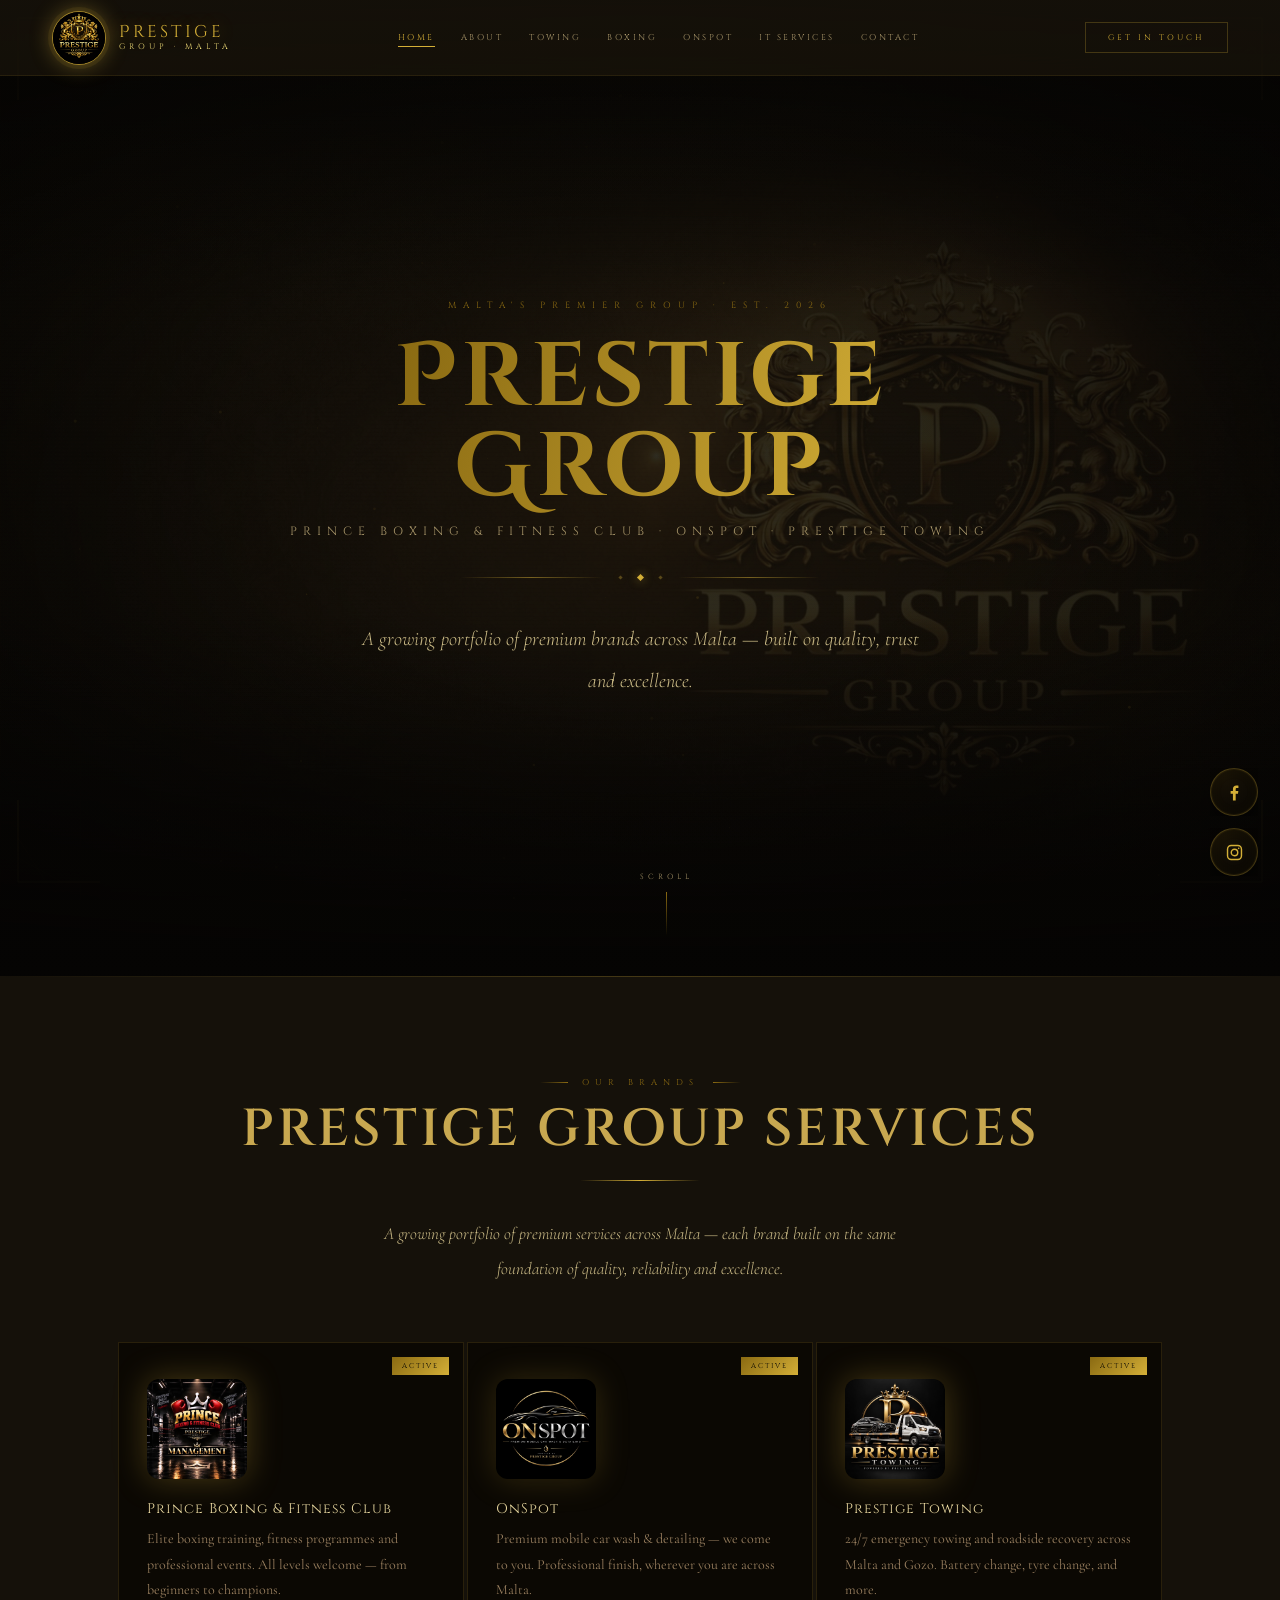
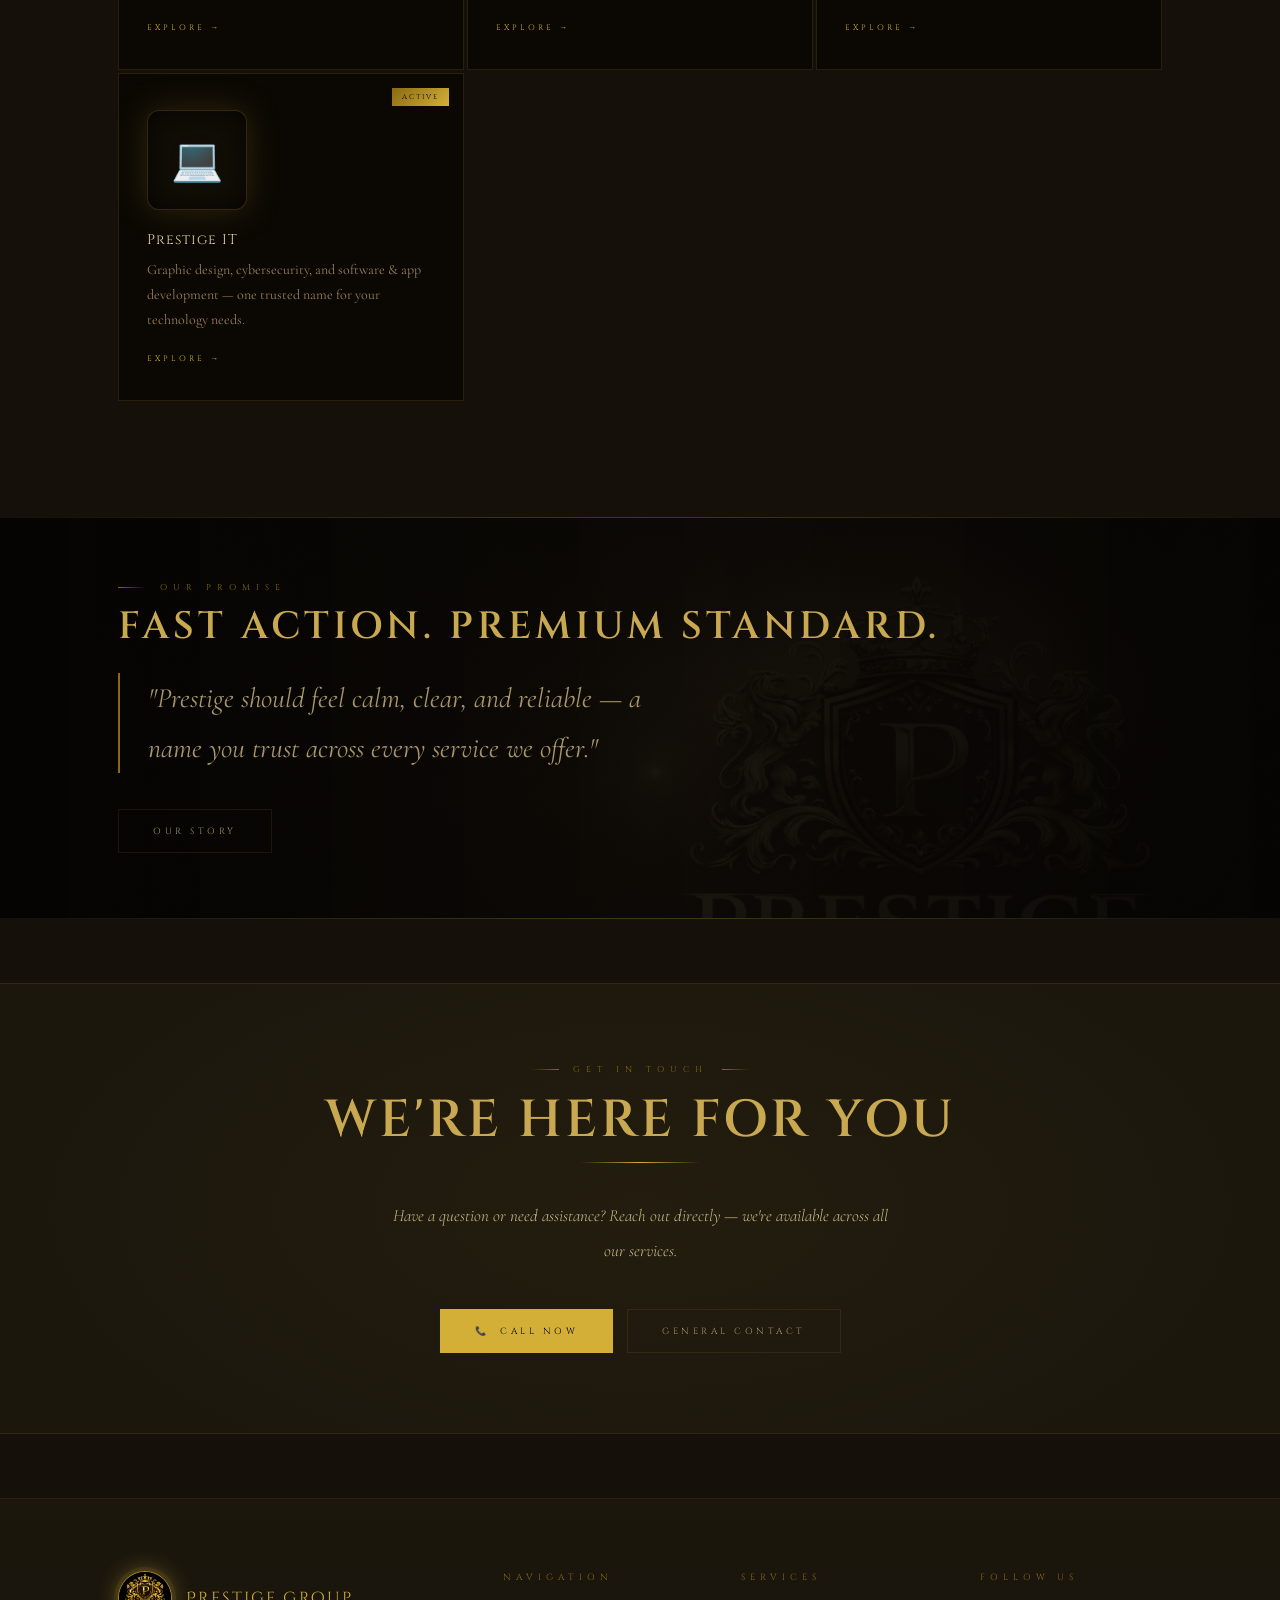
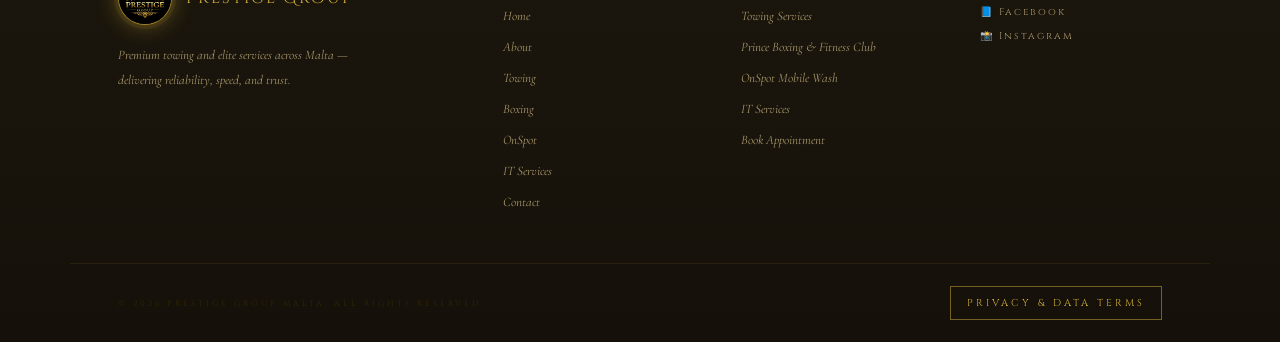
<file: index.html>
<!DOCTYPE html>
<html lang="en">
<head>
<meta charset="UTF-8">
<meta name="viewport" content="width=device-width, initial-scale=1.0">
<meta name="theme-color" content="#050403">
<title>Prestige Group · Malta — Emergency Towing & Premium Services</title>
<meta name="description" content="Prestige Group Malta — 24/7 emergency towing and roadside recovery across Malta and Gozo, plus Prince Boxing & Fitness Club elite training.">
<link rel="canonical" href="https://prestigegroup.mt/">
  
<!-- Open Graph / social -->
<meta property="og:type" content="website">
<meta property="og:site_name" content="Prestige Group Malta">
<meta property="og:title" content="Prestige Group · Malta — Emergency Towing & Premium Services">
<meta property="og:description" content="24/7 emergency towing and roadside recovery across Malta and Gozo, plus Prince Boxing & Fitness Club elite training.">
<meta property="og:image" content="Coverphoto.png">
<meta property="og:url" content="https://prestigegroup.mt/">
<meta name="twitter:card" content="summary_large_image">

<!-- Icons -->
<link rel="icon" type="image/png" href="profilepic.png">
<link rel="apple-touch-icon" href="profilepic.png">

<!-- Fonts: preconnect for faster render -->
<link rel="preconnect" href="https://fonts.googleapis.com">
<link rel="preconnect" href="https://fonts.gstatic.com" crossorigin>

<link rel="stylesheet" href="style.css">

<!-- Structured data: local business -->
<script type="application/ld+json">
{
  "@context": "https://schema.org",
  "@type": "LocalBusiness",
  "name": "Prestige Group Malta",
  "description": "24/7 emergency towing and roadside recovery across Malta and Gozo, plus Prince Boxing & Fitness Club elite training.",
  "url": "https://prestigegroup.mt/",
  "image": "https://prestigegroup.mt/Coverphoto.png",
  "logo": "https://prestigegroup.mt/profilepic.png",
  "telephone": "+356 7956 0750",
  "areaServed": ["Malta", "Gozo"],
  "priceRange": "€€",
  "openingHours": "Mo-Su 00:00-24:00",
  "sameAs": [
    "https://www.facebook.com/profile.php?id=61574419577566",
    "https://www.instagram.com/prestigegroup.mt/"
  ]
}
</script>
</head>
<body>
<div class="page" id="main-content" role="main">

  <section class="hero">
    <div class="hero-bg" aria-hidden="true">
      <img src="Coverphoto.png" alt="" fetchpriority="high">
      <div class="hero-bg-grad"></div>
    </div>
    <div class="hero-content">
      <div class="hero-kicker">Malta's Premier Group · Est. 2026</div>
      <h1 class="hero-name">Prestige<br>Group</h1>
      <div class="hero-tagline-sub">Prince Boxing &amp; Fitness Club · OnSpot · Prestige Towing</div>
      <div class="hero-rule">
        <div class="hero-rule-line"></div>
        <div class="gem gem--s"></div>
        <div class="gem"></div>
        <div class="gem gem--s"></div>
        <div class="hero-rule-line"></div>
      </div>
      <p class="hero-body">A growing portfolio of premium brands across Malta — built on quality, trust and excellence.</p>
    </div>
    <div class="hero-scroll-hint">
      <span>Scroll</span>
      <div class="scroll-wire"></div>
    </div>
  </section>

  <div class="hr"></div>

  <!-- OUR BRANDS -->
  <section class="section">
    <div class="wrap">
      <div class="section-intro reveal" style="text-align:center;margin-bottom:56px;">
        <div class="eyebrow eyebrow--center">Our Brands</div>
        <h2 class="heading heading--xl">Prestige Group Services</h2>
        <div class="heading-rule heading-rule--center"></div>
        <p class="body-text" style="max-width:560px;margin:0 auto;">A growing portfolio of premium services across Malta — each brand built on the same foundation of quality, reliability and excellence.</p>
      </div>

      <div style="display:grid;grid-template-columns:repeat(auto-fit,minmax(280px,1fr));gap:3px;margin-bottom:16px;">

        <!-- Prince Boxing -->
        <a href="boxing.html" style="display:block;text-decoration:none;background:rgba(8,6,2,.75);border:1px solid rgba(212,175,55,0.15);padding:36px 28px;position:relative;transition:border-color 0.4s,transform 0.3s;animation:fadeUp 1.4s cubic-bezier(0.22,1,0.36,1) both .2s;opacity:0;" onmouseover="this.style.borderColor='rgba(212,175,55,0.4)';this.style.transform='translateY(-4px)'" onmouseout="this.style.borderColor='rgba(212,175,55,0.15)';this.style.transform='translateY(0)'">
          <div style="position:absolute;top:14px;right:14px;background:linear-gradient(135deg,#8a6a12,#d4af37);color:#000;font-family:'Cinzel',serif;font-size:7px;letter-spacing:2px;padding:4px 10px;text-transform:uppercase;">Active</div>
          <img src="PrinceBoxingLogoNew.jpg" alt="Prince Boxing & Fitness Club" style="width:100px;height:100px;border-radius:12px;margin-bottom:20px;object-fit:cover;filter:drop-shadow(0 0 16px rgba(212,175,55,0.3));">
          <div style="font-family:'Cinzel',serif;font-size:14px;color:#e8d8a0;margin-bottom:8px;letter-spacing:1px;">Prince Boxing & Fitness Club</div>
          <p style="font-family:'Cormorant Garamond',serif;font-size:14px;color:#9a8060;line-height:1.8;margin-bottom:20px;">Elite boxing training, fitness programmes and professional events. All levels welcome — from beginners to champions.</p>
          <div style="font-family:'Cinzel',serif;font-size:8px;letter-spacing:3px;color:#d4af37;text-transform:uppercase;">Explore →</div>
        </a>

        <!-- OnSpot Car Wash -->
        <a href="onspot.html" style="display:block;text-decoration:none;background:rgba(8,6,2,.75);border:1px solid rgba(212,175,55,0.15);padding:36px 28px;position:relative;transition:border-color 0.4s,transform 0.3s;animation:fadeUp 1.4s cubic-bezier(0.22,1,0.36,1) both .3s;opacity:0;" onmouseover="this.style.borderColor='rgba(212,175,55,0.4)';this.style.transform='translateY(-4px)'" onmouseout="this.style.borderColor='rgba(212,175,55,0.15)';this.style.transform='translateY(0)'">
          <div style="position:absolute;top:14px;right:14px;background:linear-gradient(135deg,#8a6a12,#d4af37);color:#000;font-family:'Cinzel',serif;font-size:7px;letter-spacing:2px;padding:4px 10px;text-transform:uppercase;">Active</div>
          <img src="OnSpotLogo.jpg" alt="OnSpot Premium Mobile Car Wash" style="width:100px;height:100px;border-radius:12px;margin-bottom:20px;object-fit:cover;filter:drop-shadow(0 0 16px rgba(212,175,55,0.2));">
          <div style="font-family:'Cinzel',serif;font-size:14px;color:#e8d8a0;margin-bottom:8px;letter-spacing:1px;">OnSpot</div>
          <p style="font-family:'Cormorant Garamond',serif;font-size:14px;color:#9a8060;line-height:1.8;margin-bottom:20px;">Premium mobile car wash & detailing — we come to you. Professional finish, wherever you are across Malta.</p>
          <div style="font-family:'Cinzel',serif;font-size:8px;letter-spacing:3px;color:#d4af37;text-transform:uppercase;">Explore →</div>
        </a>

        <!-- Prestige Towing -->
        <a href="towing.html" style="display:block;text-decoration:none;background:rgba(8,6,2,.75);border:1px solid rgba(212,175,55,0.15);padding:36px 28px;position:relative;transition:border-color 0.4s,transform 0.3s;animation:fadeUp 1.4s cubic-bezier(0.22,1,0.36,1) both .4s;opacity:0;" onmouseover="this.style.borderColor='rgba(212,175,55,0.4)';this.style.transform='translateY(-4px)'" onmouseout="this.style.borderColor='rgba(212,175,55,0.15)';this.style.transform='translateY(0)'">
          <div style="position:absolute;top:14px;right:14px;background:linear-gradient(135deg,#8a6a12,#d4af37);color:#000;font-family:'Cinzel',serif;font-size:7px;letter-spacing:2px;padding:4px 10px;text-transform:uppercase;">Active</div>
          <img src="Prestige_Towing_logo.jpg" alt="Prestige Towing 24 Hours" style="width:100px;height:100px;border-radius:12px;margin-bottom:20px;object-fit:cover;filter:drop-shadow(0 0 16px rgba(212,175,55,0.3));">
          <div style="font-family:'Cinzel',serif;font-size:14px;color:#e8d8a0;margin-bottom:8px;letter-spacing:1px;">Prestige Towing</div>
          <p style="font-family:'Cormorant Garamond',serif;font-size:14px;color:#9a8060;line-height:1.8;margin-bottom:20px;">24/7 emergency towing and roadside recovery across Malta and Gozo. Battery change, tyre change, and more.</p>
          <div style="font-family:'Cinzel',serif;font-size:8px;letter-spacing:3px;color:#d4af37;text-transform:uppercase;">Explore →</div>
        </a>

        <!-- Prestige IT -->
        <a href="it-services.html" style="display:block;text-decoration:none;background:rgba(8,6,2,.75);border:1px solid rgba(212,175,55,0.15);padding:36px 28px;position:relative;transition:border-color 0.4s,transform 0.3s;animation:fadeUp 1.4s cubic-bezier(0.22,1,0.36,1) both .5s;opacity:0;" onmouseover="this.style.borderColor='rgba(212,175,55,0.4)';this.style.transform='translateY(-4px)'" onmouseout="this.style.borderColor='rgba(212,175,55,0.15)';this.style.transform='translateY(0)'">
          <div style="position:absolute;top:14px;right:14px;background:linear-gradient(135deg,#8a6a12,#d4af37);color:#000;font-family:'Cinzel',serif;font-size:7px;letter-spacing:2px;padding:4px 10px;text-transform:uppercase;">Active</div>
          <div style="width:100px;height:100px;border-radius:12px;margin-bottom:20px;background:rgba(5,4,3,.7);border:1px solid rgba(212,175,55,0.2);display:flex;align-items:center;justify-content:center;filter:drop-shadow(0 0 16px rgba(212,175,55,0.25));">
            <span style="font-size:42px;" aria-hidden="true">💻</span>
          </div>
          <div style="font-family:'Cinzel',serif;font-size:14px;color:#e8d8a0;margin-bottom:8px;letter-spacing:1px;">Prestige IT</div>
          <p style="font-family:'Cormorant Garamond',serif;font-size:14px;color:#9a8060;line-height:1.8;margin-bottom:20px;">Graphic design, cybersecurity, and software &amp; app development — one trusted name for your technology needs.</p>
          <div style="font-family:'Cinzel',serif;font-size:8px;letter-spacing:3px;color:#d4af37;text-transform:uppercase;">Explore →</div>
        </a>

      </div>
    </div>
  </section>

  <div class="hr"></div>

  <div class="promise-band reveal">
    <img src="Coverphoto.png" alt="" loading="lazy" aria-hidden="true">
    <div class="promise-band-overlay">
      <div class="promise-content">
        <div style="margin-bottom:24px;">
          <div class="eyebrow">Our Promise</div>
          <h2 class="heading">Fast Action. Premium Standard.</h2>
        </div>
        <blockquote class="promise-quote">
          "Prestige should feel calm, clear, and reliable — a name you trust across every service we offer."
        </blockquote>
        <div style="margin-top:36px;display:flex;gap:12px;flex-wrap:wrap;">
          <a href="about.html" class="btn btn--dark"><span>Our Story</span></a>
        </div>
      </div>
    </div>
  </div>

  <div class="hr"></div>

  <section class="section--sm">
    <div class="cta-band reveal">
      <div class="cta-band-bg"></div>
      <div class="wrap" style="position:relative;z-index:2;">
        <div class="eyebrow eyebrow--center" style="margin-bottom:16px;">Get In Touch</div>
        <h2 class="heading heading--xl" style="text-align:center;margin-bottom:12px;">We're Here For You</h2>
        <div class="heading-rule heading-rule--center"></div>
        <p class="body-text" style="text-align:center;max-width:500px;margin:0 auto 40px;">Have a question or need assistance? Reach out directly — we're available across all our services.</p>
        <div style="display:flex;gap:14px;justify-content:center;flex-wrap:wrap;">
          <a href="tel:+35679560750" class="btn btn--solid" aria-label="Call Prestige Group"><span><span aria-hidden="true">📞 &nbsp;</span>Call Now</span></a>
          <a href="contact.html" class="btn btn--dark"><span>General Contact</span></a>
        </div>
      </div>
    </div>
  </section>

</div>
<script src="shared-layout.js"></script>
<script src="main.js"></script>
</body>
</html>
</file>
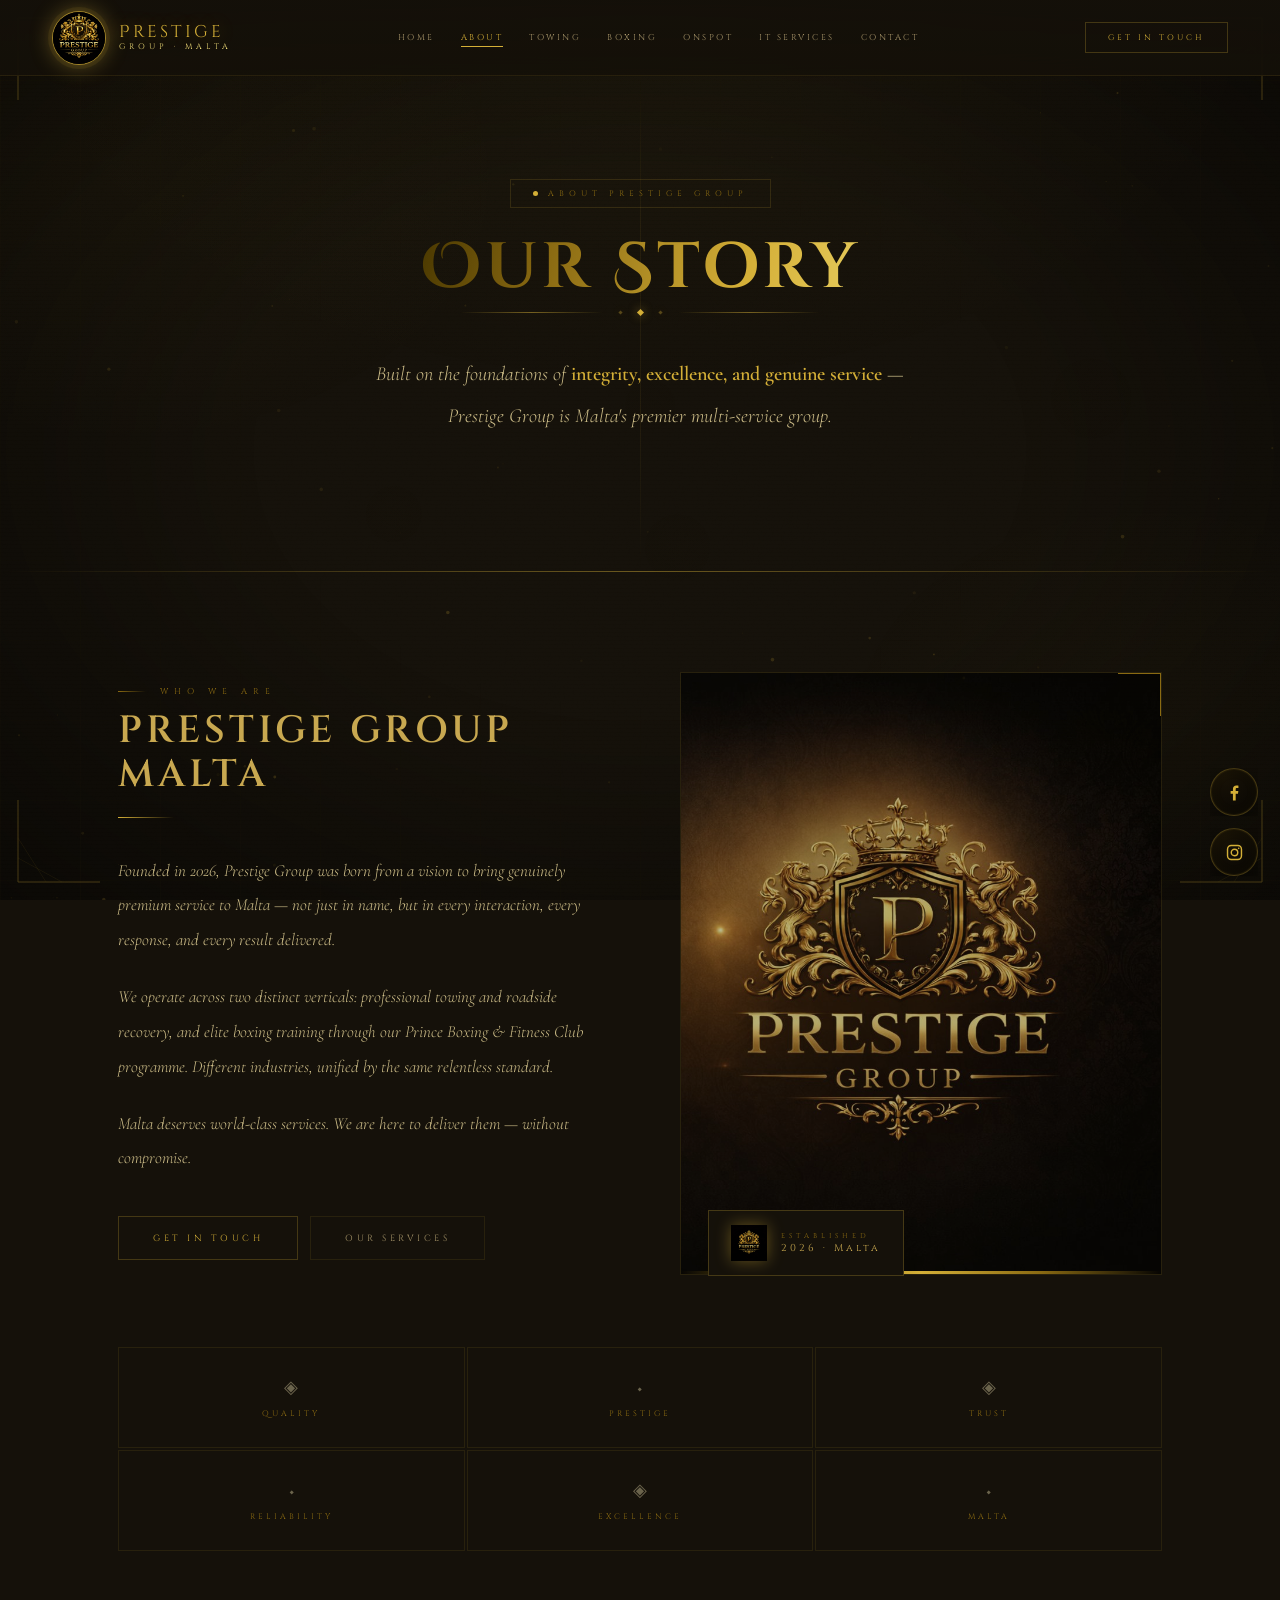
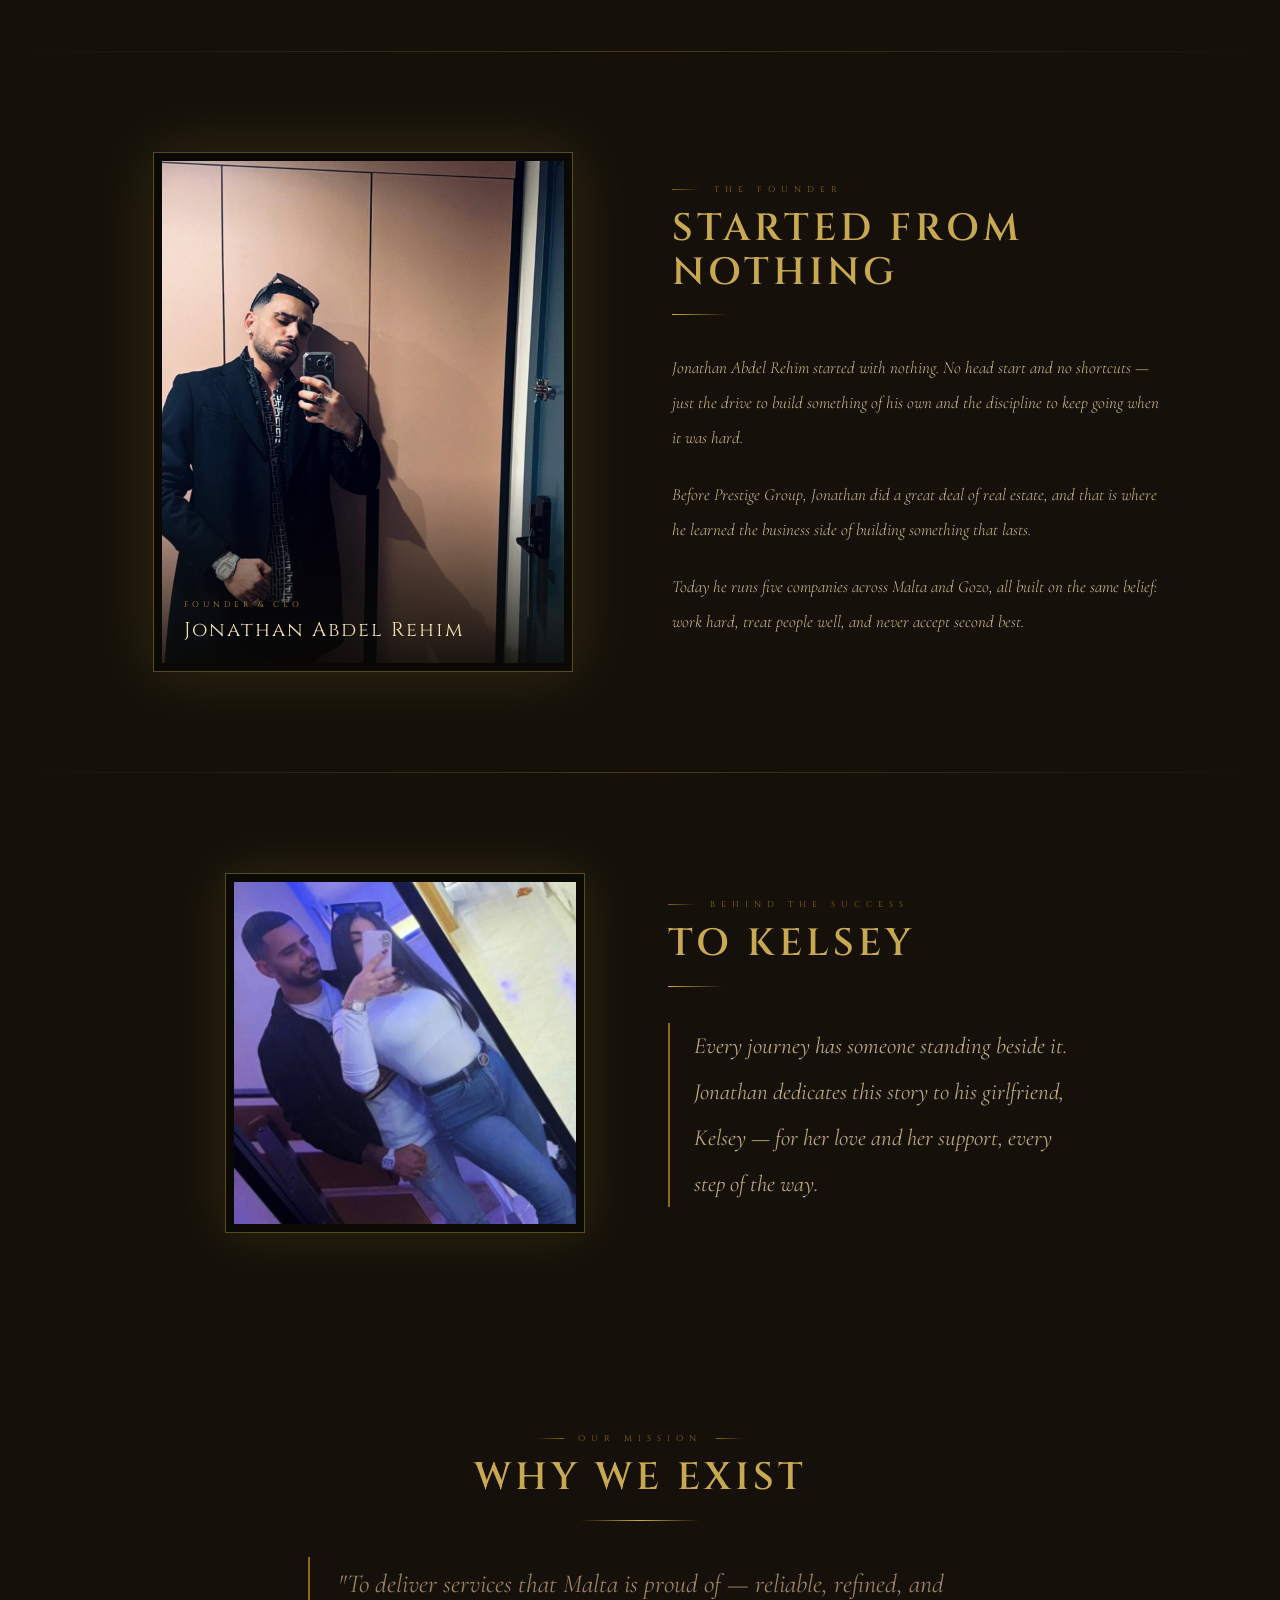
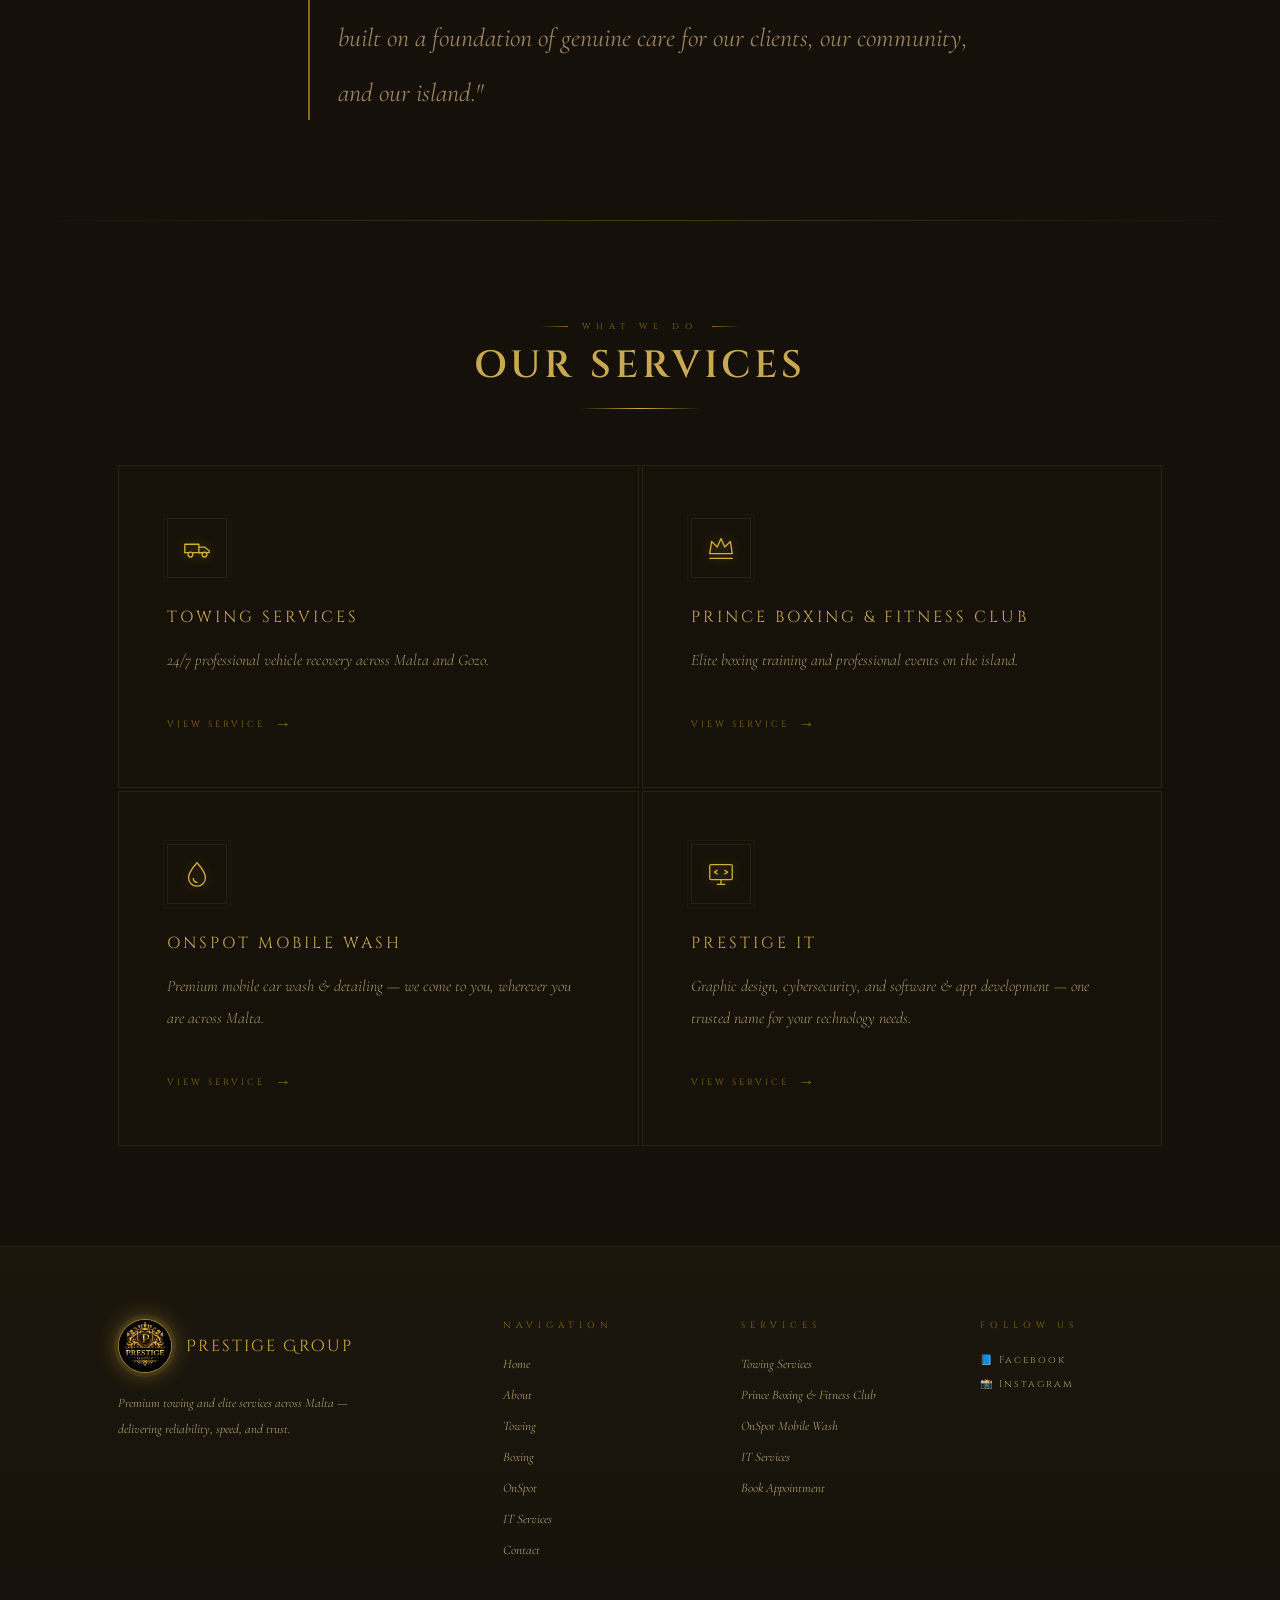
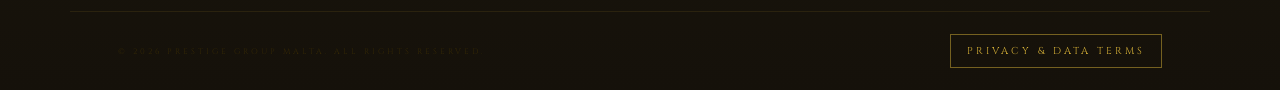
<file: about.html>
<!DOCTYPE html>
<html lang="en">
<head>
<meta charset="UTF-8">
<meta name="viewport" content="width=device-width, initial-scale=1.0">
<meta name="theme-color" content="#050403">
<title>About · Prestige Group Malta</title>
<meta name="description" content="Prestige Group Malta — a premier multi-service group delivering 24/7 emergency towing and elite Prince Boxing & Fitness Club training across Malta and Gozo.">
<link rel="canonical" href="https://prestigegroup.mt/about.html">

<meta property="og:type" content="website">
<meta property="og:site_name" content="Prestige Group Malta">
<meta property="og:title" content="About · Prestige Group Malta">
<meta property="og:description" content="Founded in 2026 to bring genuinely premium service to Malta — towing, recovery, and Prince Boxing & Fitness Club.">
<meta property="og:image" content="Coverphoto.png">
<meta name="twitter:card" content="summary_large_image">

<link rel="icon" type="image/png" href="profilepic.png">
<link rel="apple-touch-icon" href="profilepic.png">
<link rel="preconnect" href="https://fonts.googleapis.com">
<link rel="preconnect" href="https://fonts.gstatic.com" crossorigin>
<link rel="stylesheet" href="style.css">
<style>
.page-hero{
  position:relative;min-height:55vh;
  display:flex;flex-direction:column;align-items:center;justify-content:center;
  text-align:center;padding:80px 24px 60px;overflow:hidden;
}
.page-hero-line{
  position:absolute;left:50%;top:0;bottom:0;width:1px;
  background:linear-gradient(to bottom,transparent,rgba(212,175,55,.08) 30%,rgba(212,175,55,.08) 70%,transparent);
  pointer-events:none;
}
</style>
</head>
<body>
<div class="page" id="main-content" role="main">

  <section class="page-hero">
    <div class="page-hero-line"></div>
    <div style="animation:fadeUp 1.4s cubic-bezier(0.22,1,0.36,1) both .2s;opacity:0;">
      <div style="display:inline-flex;align-items:center;gap:10px;border:1px solid rgba(212,175,55,.15);padding:8px 22px;margin-bottom:28px;">
        <span style="width:5px;height:5px;background:#d4af37;border-radius:50%;animation:blink 2s ease-in-out infinite;display:block;"></span>
        <span style="font-family:'Cinzel',serif;font-size:8px;letter-spacing:5px;color:#8a6a12;text-transform:uppercase;">About Prestige Group</span>
      </div>
    </div>
    <h1 class="hero-name" style="font-size:clamp(32px,5.5vw,64px);animation:fadeUp 1.4s cubic-bezier(0.22,1,0.36,1) both .35s;opacity:0;">Our Story</h1>
    <div class="hero-rule" style="animation:fadeUp 1.4s cubic-bezier(0.22,1,0.36,1) both .5s;opacity:0;">
      <div class="hero-rule-line"></div>
      <div class="gem gem--s"></div><div class="gem"></div><div class="gem gem--s"></div>
      <div class="hero-rule-line"></div>
    </div>
    <p class="hero-body" style="animation:fadeUp 1.4s cubic-bezier(0.22,1,0.36,1) both .65s;opacity:0;">
      Built on the foundations of <span class="ac">integrity, excellence, and genuine service</span> — Prestige Group is Malta's premier multi-service group.
    </p>
  </section>

  <div class="hr hr--heavy"></div>

  <!-- STORY -->
  <section class="section">
    <div class="wrap">
      <div class="about-grid">
        <div class="reveal reveal-l">
          <div class="eyebrow">Who We Are</div>
          <h2 class="heading">Prestige Group Malta</h2>
          <div class="heading-rule"></div>
          <p class="body-text" style="margin-bottom:22px;">Founded in 2026, Prestige Group was born from a vision to bring genuinely premium service to Malta — not just in name, but in every interaction, every response, and every result delivered.</p>
          <p class="body-text" style="margin-bottom:22px;">We operate across two distinct verticals: professional towing and roadside recovery, and elite boxing training through our Prince Boxing & Fitness Club programme. Different industries, unified by the same relentless standard.</p>
          <p class="body-text" style="margin-bottom:40px;">Malta deserves world-class services. We are here to deliver them — without compromise.</p>
          <div style="display:flex;gap:12px;flex-wrap:wrap;">
            <a href="contact.html" class="btn btn--gold"><span>Get in Touch</span></a>
            <a href="towing.html" class="btn btn--dark"><span>Our Services</span></a>
          </div>
        </div>

        <div class="reveal reveal-r d2">
          <div class="about-photo-wrap">
            <div class="about-photo-frame">
              <div class="about-photo-corner"></div>
              <img src="Coverphoto.png" alt="Prestige Group Malta scenery" style="object-position:right center;" loading="lazy">
              <div class="about-photo-accent" aria-hidden="true"></div>
            </div>
            <div class="about-photo-badge">
              <img src="profilepic.png" alt="" aria-hidden="true" loading="lazy">
              <div class="about-badge-text">
                <div class="about-badge-label">Established</div>
                <div class="about-badge-val">2026 · Malta</div>
              </div>
            </div>
          </div>
        </div>
      </div>

      <!-- Pillars -->
      <div class="pillar-row reveal" style="margin-top:72px;">
        <div class="pillar"><div class="pillar-icon" aria-hidden="true">◈</div><div class="pillar-label">Quality</div></div>
        <div class="pillar"><div class="pillar-icon" aria-hidden="true">◆</div><div class="pillar-label">Prestige</div></div>
        <div class="pillar"><div class="pillar-icon" aria-hidden="true">◈</div><div class="pillar-label">Trust</div></div>
        <div class="pillar"><div class="pillar-icon" aria-hidden="true">◆</div><div class="pillar-label">Reliability</div></div>
        <div class="pillar"><div class="pillar-icon" aria-hidden="true">◈</div><div class="pillar-label">Excellence</div></div>
        <div class="pillar"><div class="pillar-icon" aria-hidden="true">◆</div><div class="pillar-label">Malta</div></div>
      </div>
    </div>
  </section>

  <div class="hr"></div>

  <!-- FOUNDER -->
  <section class="section">
    <div class="wrap">
      <div style="display:grid;grid-template-columns:repeat(auto-fit,minmax(300px,1fr));gap:64px;align-items:center;">

        <div class="reveal" style="max-width:420px;width:100%;margin:0 auto;">
          <div style="position:relative;padding:8px;border:1px solid rgba(212,175,55,0.4);background:rgba(8,6,2,0.7);box-shadow:0 0 60px rgba(212,175,55,0.16);">
            <div style="position:relative;aspect-ratio:4/5;overflow:hidden;background:#000;">
              <img src="joanthan.jpg" alt="Jonathan Abdel Rehim, Founder and CEO of Prestige Group Malta" style="width:100%;height:100%;object-fit:cover;object-position:center 80%;filter:contrast(1.05) saturate(.92);" loading="lazy">
              <div style="position:absolute;inset:0;background:linear-gradient(to top,rgba(10,8,4,0.85) 0%,transparent 38%);pointer-events:none;"></div>
              <div style="position:absolute;left:0;right:0;bottom:0;padding:22px 22px 20px;">
                <div style="font-family:'Cinzel',serif;font-size:8px;letter-spacing:4px;color:#b8922a;text-transform:uppercase;margin-bottom:6px;">Founder &amp; CEO</div>
                <div style="font-family:'Cinzel',serif;font-size:20px;letter-spacing:2px;color:#f0e2b0;">Jonathan Abdel Rehim</div>
              </div>
            </div>
          </div>
        </div>

        <div class="reveal">
          <div class="eyebrow">The Founder</div>
          <h2 class="heading">Started From Nothing</h2>
          <div class="heading-rule"></div>
          <p class="body-text" style="margin-bottom:22px;">Jonathan Abdel Rehim started with nothing. No head start and no shortcuts &mdash; just the drive to build something of his own and the discipline to keep going when it was hard.</p>
          <p class="body-text" style="margin-bottom:22px;">Before Prestige Group, Jonathan did a great deal of real estate, and that is where he learned the business side of building something that lasts.</p>
          <p class="body-text" style="margin-bottom:0;">Today he runs <span class="ac">five companies across Malta and Gozo</span>, all built on the same belief: work hard, treat people well, and never accept second best.</p>
        </div>

      </div>
    </div>
  </section>

  <div class="hr"></div>

  <!-- KELSEY -->
  <section class="section">
    <div class="wrap" style="max-width:980px;">
      <div style="display:grid;grid-template-columns:repeat(auto-fit,minmax(280px,1fr));gap:56px;align-items:center;">

        <div class="reveal" style="order:2;">
          <div class="eyebrow">Behind the Success</div>
          <h2 class="heading">To Kelsey</h2>
          <div class="heading-rule"></div>
          <p style="font-family:'Cormorant Garamond',serif;font-size:clamp(18px,2vw,23px);font-style:italic;color:#b9a77a;line-height:2;border-left:2px solid #8a6a12;padding-left:24px;margin:0;">Every journey has someone standing beside it. Jonathan dedicates this story to his girlfriend, Kelsey &mdash; for her love and her support, every step of the way.</p>
        </div>

        <div class="reveal" style="order:1;max-width:360px;width:100%;margin:0 auto;">
          <div style="padding:8px;border:1px solid rgba(212,175,55,0.4);background:rgba(8,6,2,0.7);box-shadow:0 0 50px rgba(212,175,55,0.14);">
            <div style="aspect-ratio:1/1;overflow:hidden;background:#000;">
              <img src="joanthan%26kelsey.jpg" alt="Jonathan and Kelsey" style="width:100%;height:100%;object-fit:cover;filter:contrast(1.04) saturate(.9);" loading="lazy">
            </div>
          </div>
        </div>

      </div>
    </div>
  </section>

  <!-- MISSION -->
  <section class="section">
    <div class="wrap" style="max-width:760px;">
      <div style="text-align:center;" class="reveal">
        <div class="eyebrow eyebrow--center">Our Mission</div>
        <h2 class="heading" style="text-align:center;">Why We Exist</h2>
        <div class="heading-rule heading-rule--center"></div>
        <p style="font-family:'Cormorant Garamond',serif;font-size:clamp(18px,2.2vw,26px);font-style:italic;color:#9a8060;line-height:2.1;border-left:2px solid #8a6a12;padding-left:28px;text-align:left;margin:0 auto;">
          "To deliver services that Malta is proud of — reliable, refined, and built on a foundation of genuine care for our clients, our community, and our island."
        </p>
      </div>
    </div>
  </section>

  <div class="hr"></div>

  <!-- SERVICES SNAPSHOT -->
  <section class="section">
    <div class="wrap">
      <div style="text-align:center;margin-bottom:56px;" class="reveal">
        <div class="eyebrow eyebrow--center">What We Do</div>
        <h2 class="heading">Our Services</h2>
        <div class="heading-rule heading-rule--center"></div>
      </div>
      <div class="services-grid">
        <a href="towing.html" class="svc-card reveal reveal-l d1" style="display:block;">
          <div class="svc-card-inner">
            <div class="svc-card-icon-wrap"><span class="svc-card-icon" aria-hidden="true" style="display:flex;"><svg width="30" height="30" viewBox="0 0 32 32" fill="none" stroke="#d4af37" stroke-width="1.4" stroke-linecap="round" stroke-linejoin="round" style="display:block;filter:drop-shadow(0 0 6px rgba(212,175,55,0.35));"><path d="M3 21 V12 H18 V21"/><path d="M18 15 H24 L29 19 V21 H18"/><circle cx="9" cy="23" r="2.6"/><circle cx="24" cy="23" r="2.6"/><path d="M3 21 H6.4 M11.6 21 H21.4"/></svg></span></div>
            <div class="svc-card-title">Towing Services</div>
            <p class="svc-card-desc">24/7 professional vehicle recovery across Malta and Gozo.</p>
            <div class="svc-card-cta">View Service <span class="svc-card-arrow" aria-hidden="true">→</span></div>
          </div>
        </a>
        <a href="boxing.html" class="svc-card reveal reveal-r d2" style="display:block;">
          <div class="svc-card-inner">
            <div class="svc-card-icon-wrap"><span class="svc-card-icon" aria-hidden="true" style="display:flex;"><svg width="30" height="30" viewBox="0 0 32 32" fill="none" stroke="#d4af37" stroke-width="1.4" stroke-linecap="round" stroke-linejoin="round" style="display:block;filter:drop-shadow(0 0 6px rgba(212,175,55,0.35));"><path d="M4 22 L6 9 L12 15 L16 6 L20 15 L26 9 L28 22 Z"/><path d="M4 27 H28"/></svg></span></div>
            <div class="svc-card-title">Prince Boxing & Fitness Club</div>
            <p class="svc-card-desc">Elite boxing training and professional events on the island.</p>
            <div class="svc-card-cta">View Service <span class="svc-card-arrow" aria-hidden="true">→</span></div>
          </div>
        </a>
        <a href="onspot.html" class="svc-card reveal reveal-l d3" style="display:block;">
          <div class="svc-card-inner">
            <div class="svc-card-icon-wrap"><span class="svc-card-icon" aria-hidden="true" style="display:flex;"><svg width="30" height="30" viewBox="0 0 32 32" fill="none" stroke="#d4af37" stroke-width="1.4" stroke-linecap="round" stroke-linejoin="round" style="display:block;filter:drop-shadow(0 0 6px rgba(212,175,55,0.35));"><path d="M16 4 C16 4 7 14 7 20 A9 9 0 0 0 25 20 C25 14 16 4 16 4 Z"/><path d="M12 21 A4.5 4.5 0 0 0 16 25"/></svg></span></div>
            <div class="svc-card-title">OnSpot Mobile Wash</div>
            <p class="svc-card-desc">Premium mobile car wash &amp; detailing — we come to you, wherever you are across Malta.</p>
            <div class="svc-card-cta">View Service <span class="svc-card-arrow" aria-hidden="true">→</span></div>
          </div>
        </a>
        <a href="it-services.html" class="svc-card reveal reveal-r d4" style="display:block;">
          <div class="svc-card-inner">
            <div class="svc-card-icon-wrap"><span class="svc-card-icon" aria-hidden="true" style="display:flex;"><svg width="30" height="30" viewBox="0 0 32 32" fill="none" stroke="#d4af37" stroke-width="1.4" stroke-linecap="round" stroke-linejoin="round" style="display:block;filter:drop-shadow(0 0 6px rgba(212,175,55,0.35));"><rect x="4" y="6" width="24" height="16" rx="1.5"/><path d="M12 27 H20 M16 22 V27"/><path d="M12 12 L9 14 L12 16 M20 12 L23 14 L20 16"/></svg></span></div>
            <div class="svc-card-title">Prestige IT</div>
            <p class="svc-card-desc">Graphic design, cybersecurity, and software &amp; app development — one trusted name for your technology needs.</p>
            <div class="svc-card-cta">View Service <span class="svc-card-arrow" aria-hidden="true">→</span></div>
          </div>
        </a>
      </div>
    </div>
  </section>

</div>
<style>@keyframes blink{0%,100%{opacity:1}50%{opacity:.3}}</style>
<script src="shared-layout.js"></script>
<script src="main.js"></script>
</body>
</html>
</file>
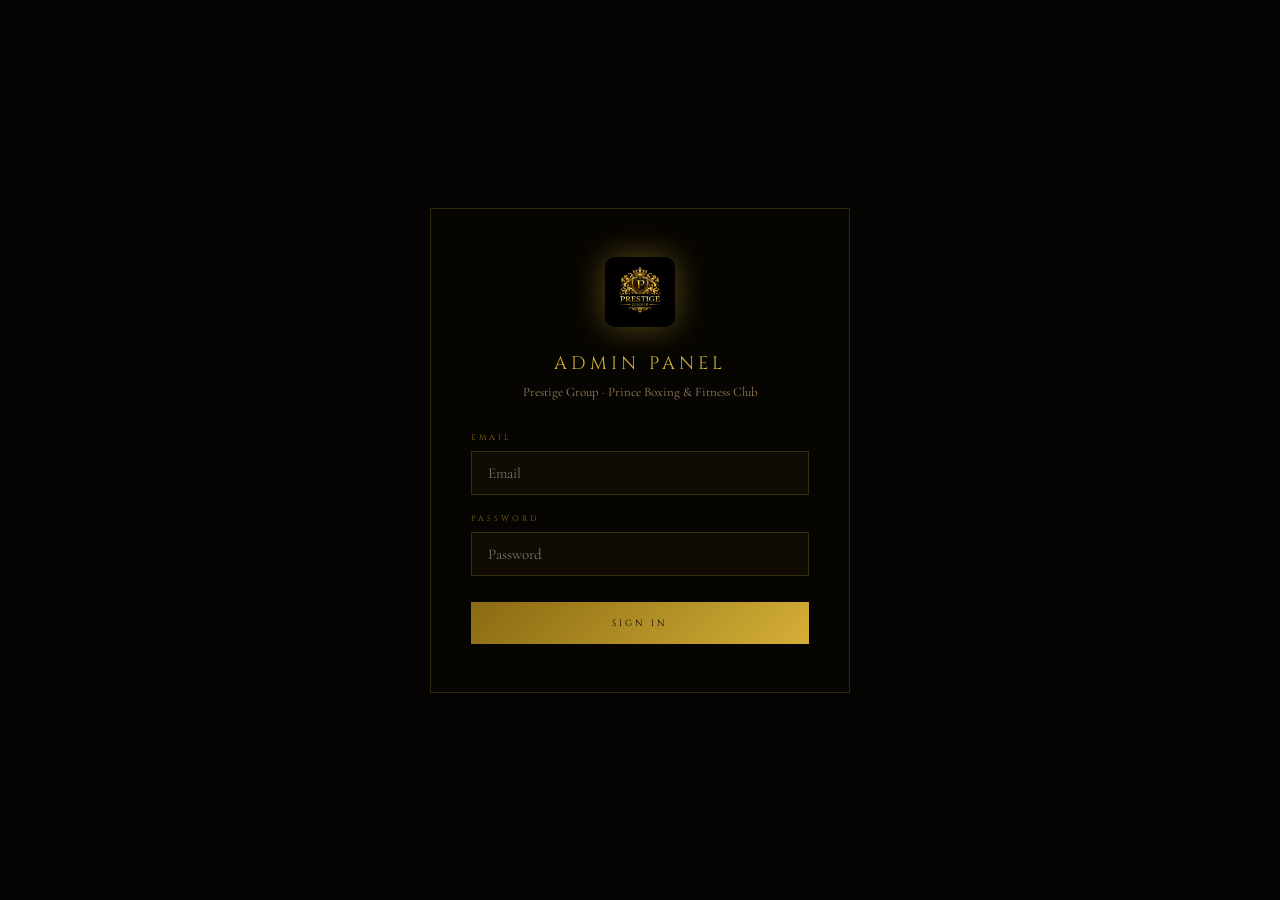
<file: admin.html>
<!DOCTYPE html>
<html lang="en">
<head>
<meta charset="UTF-8">
<meta name="viewport" content="width=device-width, initial-scale=1.0">
<title>Admin · Prestige Group</title>
<link href="https://fonts.googleapis.com/css2?family=Cormorant+Garamond:ital,wght@0,300;0,400;0,600;1,300;1,400&family=Cinzel:wght@400;600;700&display=swap" rel="stylesheet">
<style>
*, *::before, *::after { box-sizing: border-box; margin: 0; padding: 0; }
:root {
  --gold: #d4af37; --gold-dark: #8a6a12; --bg: #050403; --panel: rgba(8,6,2,0.92);
}
body { font-family: 'Cormorant Garamond', serif; background: var(--bg); color: #e8d8a0; min-height: 100vh; }

/* LOGIN */
.login-wrap { min-height: 100vh; display: flex; align-items: center; justify-content: center; padding: 24px; }
.login-box { background: var(--panel); border: 1px solid rgba(212,175,55,0.2); padding: 48px 40px; width: 100%; max-width: 420px; text-align: center; }
.login-logo { width: 70px; height: 70px; border-radius: 10px; margin: 0 auto 24px; display: block; filter: drop-shadow(0 0 16px rgba(212,175,55,0.4)); }
.login-title { font-family: 'Cinzel', serif; font-size: 18px; letter-spacing: 4px; color: var(--gold); text-transform: uppercase; margin-bottom: 8px; }
.login-sub { font-size: 13px; color: #9a8060; margin-bottom: 32px; }
.field { margin-bottom: 18px; text-align: left; }
.field label { font-family: 'Cinzel', serif; font-size: 8px; letter-spacing: 3px; color: var(--gold-dark); text-transform: uppercase; display: block; margin-bottom: 8px; }
.field input { width: 100%; background: rgba(212,175,55,0.04); border: 1px solid rgba(212,175,55,0.2); color: #e8d8a0; font-family: 'Cormorant Garamond', serif; font-size: 15px; padding: 12px 16px; outline: none; transition: border-color 0.3s; }
.field input:focus { border-color: rgba(212,175,55,0.5); }
.btn-login { width: 100%; padding: 15px; background: linear-gradient(135deg, var(--gold-dark), var(--gold)); color: #000; font-family: 'Cinzel', serif; font-size: 9px; letter-spacing: 3px; text-transform: uppercase; border: none; cursor: pointer; margin-top: 8px; transition: box-shadow 0.3s; }
.btn-login:hover { box-shadow: 0 0 32px rgba(212,175,55,0.4); }
.login-error { display: none; margin-top: 14px; padding: 10px; border: 1px solid rgba(212,0,0,0.3); background: rgba(212,0,0,0.05); color: #ff6b6b; font-size: 13px; }

/* DASHBOARD */
.dash { display: none; }
.dash-nav { background: rgba(5,4,3,0.98); border-bottom: 1px solid rgba(212,175,55,0.1); padding: 0 24px; height: 60px; display: flex; align-items: center; justify-content: space-between; position: sticky; top: 0; z-index: 100; }
.dash-nav-logo { display: flex; align-items: center; gap: 12px; }
.dash-nav-logo img { width: 36px; height: 36px; border-radius: 6px; }
.dash-nav-title { font-family: 'Cinzel', serif; font-size: 11px; letter-spacing: 3px; color: var(--gold); text-transform: uppercase; }
.dash-nav-right { display: flex; align-items: center; gap: 16px; }
.dash-nav-user { font-size: 13px; color: #9a8060; }
.btn-logout { font-family: 'Cinzel', serif; font-size: 8px; letter-spacing: 2px; text-transform: uppercase; padding: 8px 16px; background: transparent; border: 1px solid rgba(212,175,55,0.2); color: rgba(212,175,55,0.5); cursor: pointer; transition: all 0.3s; }
.btn-logout:hover { border-color: var(--gold); color: var(--gold); }

.dash-body { padding: 32px 24px; max-width: 1500px; margin: 0 auto; }

/* Stats */
.stats-row { display: grid; grid-template-columns: repeat(auto-fit, minmax(160px, 1fr)); gap: 3px; margin-bottom: 32px; }
.stat-box { background: var(--panel); border: 1px solid rgba(212,175,55,0.1); padding: 24px 20px; }
.stat-num { font-family: 'Cinzel', serif; font-size: 32px; color: var(--gold); margin-bottom: 6px; }
.stat-label { font-family: 'Cinzel', serif; font-size: 8px; letter-spacing: 3px; color: #8a6a12; text-transform: uppercase; }

/* Table */
.table-header { display: flex; align-items: center; justify-content: space-between; margin-bottom: 16px; flex-wrap: wrap; gap: 12px; }
.table-title { font-family: 'Cinzel', serif; font-size: 14px; letter-spacing: 2px; color: var(--gold); text-transform: uppercase; }
.table-controls { display: flex; gap: 8px; flex-wrap: wrap; }
.filter-btn { font-family: 'Cinzel', serif; font-size: 8px; letter-spacing: 2px; text-transform: uppercase; padding: 8px 16px; background: transparent; border: 1px solid rgba(212,175,55,0.2); color: rgba(212,175,55,0.5); cursor: pointer; transition: all 0.3s; }
.filter-btn.active, .filter-btn:hover { border-color: var(--gold); color: var(--gold); }
.search-input { background: rgba(212,175,55,0.04); border: 1px solid rgba(212,175,55,0.2); color: #e8d8a0; font-family: 'Cormorant Garamond', serif; font-size: 14px; padding: 8px 14px; outline: none; width: 200px; }
.search-input:focus { border-color: rgba(212,175,55,0.5); }

.table-wrap { background: var(--panel); border: 1px solid rgba(212,175,55,0.1); overflow-x: auto; }
table { width: 100%; border-collapse: collapse; }
thead th { font-family: 'Cinzel', serif; font-size: 8px; letter-spacing: 2px; text-transform: uppercase; color: #8a6a12; padding: 14px 10px; text-align: left; border-bottom: 1px solid rgba(212,175,55,0.1); white-space: nowrap; }
tbody tr { border-bottom: 1px solid rgba(212,175,55,0.05); transition: background 0.2s; }
tbody tr:hover { background: rgba(212,175,55,0.04); }
tbody td { padding: 14px 10px; font-size: 14px; color: #b0a080; vertical-align: middle; }
.table-wrap th:last-child, .table-wrap td:last-child { position: sticky; right: 0; background: var(--panel); white-space: nowrap; box-shadow: -8px 0 12px rgba(0,0,0,0.5); }
.member-id { font-family: 'Cinzel', serif; font-size: 11px; color: var(--gold-dark); }
.member-name { color: #e8d8a0; font-weight: 600; }
.badge-status { font-family: 'Cinzel', serif; font-size: 7px; letter-spacing: 2px; text-transform: uppercase; padding: 4px 10px; }
.badge-status--pending { background: rgba(212,175,55,0.1); border: 1px solid rgba(212,175,55,0.2); color: #8a6a12; }
.badge-status--active { background: rgba(0,180,80,0.1); border: 1px solid rgba(0,180,80,0.3); color: #4ade80; }
.badge-status--inactive { background: rgba(150,150,150,0.1); border: 1px solid rgba(150,150,150,0.3); color: #a0a0a0; }
.badge-status--cancelled { background: rgba(212,0,0,0.1); border: 1px solid rgba(212,0,0,0.2); color: #f87171; }
.action-btn { font-family: 'Cinzel', serif; font-size: 7px; letter-spacing: 1px; text-transform: uppercase; padding: 5px 10px; border: 1px solid rgba(212,175,55,0.2); background: transparent; color: rgba(212,175,55,0.5); cursor: pointer; transition: all 0.2s; margin-right: 4px; }
.action-btn:hover { border-color: var(--gold); color: var(--gold); }
.action-btn--danger:hover { border-color: #f87171; color: #f87171; }
.empty-state { text-align: center; padding: 60px 24px; color: #9a8060; font-style: italic; }
.notes-cell { max-width: 180px; overflow: hidden; text-overflow: ellipsis; white-space: nowrap; cursor: help; }
.loading { text-align: center; padding: 40px; color: #8a6a12; font-family: 'Cinzel', serif; font-size: 10px; letter-spacing: 3px; text-transform: uppercase; }

/* Export btn */
.btn-export { font-family: 'Cinzel', serif; font-size: 8px; letter-spacing: 2px; text-transform: uppercase; padding: 8px 16px; background: linear-gradient(135deg, #8a6a12, #d4af37); color: #000; border: none; cursor: pointer; transition: box-shadow 0.3s; }
.btn-export:hover { box-shadow: 0 0 20px rgba(212,175,55,0.4); }
</style>
</head>
<body>

<!-- LOGIN -->
<div class="login-wrap" id="loginPage">
  <div class="login-box">
    <img src="profilepic.png" class="login-logo" alt="Prestige Group">
    <div class="login-title">Admin Panel</div>
    <div class="login-sub">Prestige Group · Prince Boxing & Fitness Club</div>
    <div class="field">
      <label>Email</label>
      <input type="email" id="adminEmail" placeholder="Email" autocomplete="username">
    </div>
    <div class="field">
      <label>Password</label>
      <input type="password" id="adminPass" placeholder="Password" autocomplete="current-password" onkeydown="if(event.key==='Enter')login()">
    </div>
    <button class="btn-login" onclick="login()">Sign In</button>
    <div class="login-error" id="loginError">Incorrect email or password.</div>
  </div>
</div>

<!-- DASHBOARD -->
<div class="dash" id="dashboard">
  <div class="dash-nav">
    <div class="dash-nav-logo">
      <img src="PrinceBoxingLogoNew.jpg" alt="Prince Boxing & Fitness Club">
      <span class="dash-nav-title">Prestige Group · Admin</span>
    </div>
    <div class="dash-nav-right">
      <span class="dash-nav-user">info@prestigegroup.com</span>
      <button class="btn-logout" onclick="logout()">Sign Out</button>
    </div>
  </div>

  <div class="dash-body">

    <div style="display:flex;gap:8px;margin-bottom:24px;">
      <button class="filter-btn active" id="tab-members" onclick="showTab('members')">Members</button>
      <button class="filter-btn" id="tab-hours" onclick="showTab('hours')">Staff Hours</button>
    </div>

    <div id="membersSection">

    <!-- Stats -->
    <div class="stats-row">
      <div class="stat-box">
        <div class="stat-num" id="stat-total">—</div>
        <div class="stat-label">Total Members</div>
      </div>
      <div class="stat-box">
        <div class="stat-num" id="stat-active">—</div>
        <div class="stat-label">Active</div>
      </div>
      <div class="stat-box">
        <div class="stat-num" id="stat-pending">—</div>
        <div class="stat-label">Pending</div>
      </div>
      <div class="stat-box">
        <div class="stat-num" id="stat-cancelled">—</div>
        <div class="stat-label">Cancelled</div>
      </div>
    </div>

    <!-- Table -->
    <div class="table-header">
      <div class="table-title">Members</div>
      <div class="table-controls">
        <input type="text" class="search-input" placeholder="Search name or email..." oninput="filterMembers(this.value)">
        <button class="filter-btn active" onclick="setFilter('all', this)">All</button>
        <button class="filter-btn" onclick="setFilter('Pending', this)">Pending</button>
        <button class="filter-btn" onclick="setFilter('Active', this)">Active</button>
        <button class="filter-btn" onclick="setFilter('Inactive', this)">Inactive</button>
        <button class="filter-btn" onclick="setFilter('Cancelled', this)">Cancelled</button>
        <button class="btn-export" onclick="showAddModal()">+ Add Member</button>
        <button class="btn-export" onclick="exportCSV()">Export CSV</button>
      </div>
    </div>

    <div class="table-wrap">
      <div class="loading" id="tableLoading">Loading members...</div>
      <table id="membersTable" style="display:none;">
        <thead>
          <tr>
            <th>Member ID</th>
            <th>Name</th>
            <th>Email</th>
            <th>Phone</th>
            <th>Membership</th>
            <th>Payment</th>
            <th>Status</th>
            <th>Joined</th>
            <th>Expires</th>
            <th>Notes</th>
            <th>Actions</th>
          </tr>
        </thead>
        <tbody id="membersBody"></tbody>
      </table>
      <div class="empty-state" id="emptyState" style="display:none;">No members found.</div>
    </div>

    </div><!-- /membersSection -->

    <!-- STAFF HOURS -->
    <div id="hoursSection" style="display:none;">
      <div class="table-header">
        <div class="table-title">Staff Hours</div>
        <div class="table-controls">
          <label style="font-family:'Cinzel',serif;font-size:8px;letter-spacing:2px;color:#8a6a12;text-transform:uppercase;align-self:center;">Month</label>
          <input type="month" id="hrMonth" onchange="loadHours()" class="search-input" style="width:170px;color-scheme:dark;">
          <button class="btn-export" onclick="exportHoursCSV()">Export CSV</button>
        </div>
      </div>
      <div class="table-wrap">
        <div class="loading" id="hoursLoading">Loading hours...</div>
        <table id="hoursTable" style="display:none;">
          <thead><tr>
            <th>Name</th><th>Now</th><th>This week</th><th>Month hours</th><th>Month pay</th><th>Actions</th>
          </tr></thead>
          <tbody id="hoursBody"></tbody>
        </table>
      </div>

      <div id="hoursDetail" style="display:none;margin-top:32px;">
        <div class="table-header">
          <div class="table-title" id="detailTitle">—</div>
          <div class="table-controls">
            <button class="btn-export" onclick="showEntryModal(null)">+ Add Entry</button>
            <button class="filter-btn" onclick="closeDetail()">Close</button>
          </div>
        </div>
        <div class="table-wrap">
          <table>
            <thead><tr><th>Date</th><th>Clock in</th><th>Clock out</th><th>Hours</th><th>Distance in / out</th><th>Note</th><th>Actions</th></tr></thead>
            <tbody id="detailBody"></tbody>
          </table>
        </div>
      </div>
    </div>

  </div>
</div>

<!-- Entry Modal -->
<div id="entryModal" style="display:none;position:fixed;inset:0;background:rgba(0,0,0,0.85);z-index:1000;align-items:center;justify-content:center;padding:24px;">
  <div style="background:#080602;border:1px solid rgba(212,175,55,0.25);padding:32px;width:100%;max-width:420px;">
    <div style="font-family:'Cinzel',serif;font-size:14px;letter-spacing:2px;color:var(--gold);text-transform:uppercase;margin-bottom:20px;" id="entryTitle">Time Entry</div>
    <input type="hidden" id="entry-id">
    <div class="field"><label>Clock in</label><input type="datetime-local" id="entry-in" style="color-scheme:dark;"></div>
    <div class="field"><label>Clock out (leave empty if still working)</label><input type="datetime-local" id="entry-out" style="color-scheme:dark;"></div>
    <div class="field"><label>Note</label><input type="text" id="entry-note" placeholder="e.g. forgot to clock out"></div>
    <div id="entry-error" style="display:none;margin-bottom:14px;padding:10px;border:1px solid rgba(212,0,0,0.3);background:rgba(212,0,0,0.05);color:#ff6b6b;font-size:13px;"></div>
    <div style="display:flex;gap:10px;">
      <button onclick="closeEntryModal()" style="flex:1;padding:14px;background:transparent;border:1px solid rgba(212,175,55,0.2);color:rgba(212,175,55,0.6);font-family:'Cinzel',serif;font-size:9px;letter-spacing:2px;text-transform:uppercase;cursor:pointer;">Cancel</button>
      <button onclick="saveEntry()" style="flex:2;padding:14px;background:linear-gradient(135deg,#8a6a12,#d4af37);color:#000;font-family:'Cinzel',serif;font-size:9px;letter-spacing:2px;text-transform:uppercase;border:none;cursor:pointer;">Save</button>
    </div>
  </div>
</div>

<script>
const SUPABASE_URL = 'https://hlohgbrvrusxsxbxltni.supabase.co';
const SUPABASE_KEY = 'eyJhbGciOiJIUzI1NiIsInR5cCI6IkpXVCJ9.eyJpc3MiOiJzdXBhYmFzZSIsInJlZiI6Imhsb2hnYnJ2cnVzeHN4YnhsdG5pIiwicm9sZSI6ImFub24iLCJpYXQiOjE3ODkwMjcxMjEsImV4cCI6MjEwNDYwMzEyMX0.Meh2AtqCweK-4yaqJ7-Uabtu2xKM68f3BgZ-EcBCkbE';

let allMembers = [];
let currentFilter = 'all';

// ---- Supabase sign-in (password is checked by Supabase, not stored in this file) ----
let session = null;
try { session = JSON.parse(sessionStorage.getItem('pgSession') || 'null'); } catch (e) {}

function saveSession(s) {
  session = s;
  try { if (s) sessionStorage.setItem('pgSession', JSON.stringify(s)); else sessionStorage.removeItem('pgSession'); } catch (e) {}
}

async function authRequest(grant, body) {
  const r = await fetch(`${SUPABASE_URL}/auth/v1/token?grant_type=${grant}`, {
    method: 'POST',
    headers: { 'Content-Type': 'application/json', 'apikey': SUPABASE_KEY },
    body: JSON.stringify(body)
  });
  if (!r.ok) return null;
  const d = await r.json();
  return { access_token: d.access_token, refresh_token: d.refresh_token, expires_at: Date.now() + (d.expires_in - 60) * 1000 };
}

// Same as fetch, but sends the signed-in admin's token and refreshes it when needed
async function sbFetch(url, opts) {
  opts = opts || {};
  if (!session) { logout(); throw new Error('Not signed in'); }
  if (Date.now() > session.expires_at) {
    const s = await authRequest('refresh_token', { refresh_token: session.refresh_token });
    if (!s) { logout(); throw new Error('Session expired'); }
    saveSession(s);
  }
  opts.headers = Object.assign({}, opts.headers, { 'apikey': SUPABASE_KEY, 'Authorization': 'Bearer ' + session.access_token });
  const r = await fetch(url, opts);
  if (r.status === 401) logout();
  return r;
}

function showDashboard() {
  const who = document.querySelector('.dash-nav-user');
  if (who && session && session.email) who.textContent = session.email;
  document.getElementById('loginPage').style.display = 'none';
  document.getElementById('dashboard').style.display = 'block';
  loadMembers();
}

async function login() {
  const email = document.getElementById('adminEmail').value.trim();
  const pass = document.getElementById('adminPass').value;
  const err = document.getElementById('loginError');
  err.style.display = 'none';
  let s = null;
  try { s = await authRequest('password', { email: email, password: pass }); } catch (e) {}
  if (s) {
    s.email = email;
    saveSession(s);
    document.getElementById('adminPass').value = '';
    showDashboard();
  } else {
    err.style.display = 'block';
  }
}

function logout() {
  saveSession(null);
  document.getElementById('dashboard').style.display = 'none';
  document.getElementById('loginPage').style.display = 'flex';
  document.getElementById('adminPass').value = '';
}

async function loadMembers() {
  try {
    const res = await sbFetch(`${SUPABASE_URL}/rest/v1/members?select=*&order=join_date.desc`, {
      headers: { 'apikey': SUPABASE_KEY, 'Authorization': `Bearer ${SUPABASE_KEY}` }
    });
    allMembers = await res.json();
    updateStats();
    renderTable(allMembers);
  } catch(e) {
    document.getElementById('tableLoading').textContent = 'Error loading members.';
  }
}

function updateStats() {
  document.getElementById('stat-total').textContent = allMembers.length;
  document.getElementById('stat-active').textContent = allMembers.filter(m => m.status === 'Active').length;
  document.getElementById('stat-pending').textContent = allMembers.filter(m => m.status === 'Pending').length;
  document.getElementById('stat-cancelled').textContent = allMembers.filter(m => m.status === 'Cancelled').length;
}

function todayStr() {
  const d = new Date();
  return d.getFullYear() + '-' + String(d.getMonth() + 1).padStart(2, '0') + '-' + String(d.getDate()).padStart(2, '0');
}

// Cash members: monthly plans last 30 days, everything else (single session) 1 day
function expiryDate(m) {
  if (m.payment_method !== 'Cash' || !m.paid_on) return null;
  const days = (m.membership_tier || '').indexOf('/month') !== -1 ? 30 : 1;
  const d = new Date(String(m.paid_on).slice(0, 10) + 'T00:00:00');
  d.setDate(d.getDate() + days);
  return d;
}

function togglePaid(pre) {
  const cash = document.getElementById(pre + '-pay').value === 'Cash';
  document.getElementById(pre + '-paid-wrap').style.display = cash ? 'block' : 'none';
  const f = document.getElementById(pre + '-paid');
  if (cash && !f.value) f.value = todayStr();
}

function renderTable(members) {
  document.getElementById('tableLoading').style.display = 'none';
  const tbody = document.getElementById('membersBody');
  if (!members.length) {
    document.getElementById('membersTable').style.display = 'none';
    document.getElementById('emptyState').style.display = 'block';
    return;
  }
  document.getElementById('membersTable').style.display = 'table';
  document.getElementById('emptyState').style.display = 'none';
  tbody.innerHTML = members.map(m => `
    <tr id="row-${m.id}">
      <td><span class="member-id">${m.member_id || '—'}</span></td>
      <td><span class="member-name">${m.full_name}</span></td>
      <td>${m.email}</td>
      <td>${m.phone || '—'}</td>
      <td>${m.membership_tier || '—'}</td>
      <td>${m.payment_method || 'Card'}</td>
      <td><span class="badge-status badge-status--${(m.status||'pending').toLowerCase()}">${m.status || 'Pending'}</span></td>
      <td>${m.join_date ? new Date(m.join_date).toLocaleDateString('en-GB') : '—'}</td>
      <td>${expiryDate(m) ? expiryDate(m).toLocaleDateString('en-GB') : '—'}</td>
      <td class="notes-cell" title="${(m.notes || '').replace(/"/g,'&quot;')}">${m.notes || '—'}</td>
      <td>
        <button class="action-btn" onclick="showEditModal(${m.id})">Edit</button>
        <button class="action-btn" onclick="updateStatus(${m.id}, 'Active')">${m.payment_method === 'Cash' ? 'Renew' : 'Activate'}</button>
        <button class="action-btn" onclick="updateStatus(${m.id}, 'Cancelled')">Cancel</button>
        <button class="action-btn action-btn--danger" onclick="deleteMember(${m.id}, '${m.full_name}')">Delete</button>
      </td>
    </tr>
  `).join('');
}

function setFilter(filter, btn) {
  currentFilter = filter;
  document.querySelectorAll('.filter-btn').forEach(b => b.classList.remove('active'));
  btn.classList.add('active');
  applyFilter();
}

function applyFilter() {
  const filtered = currentFilter === 'all' ? allMembers : allMembers.filter(m => m.status === currentFilter);
  renderTable(filtered);
}

function filterMembers(query) {
  const q = query.toLowerCase();
  const filtered = allMembers.filter(m =>
    (currentFilter === 'all' || m.status === currentFilter) &&
    (m.full_name.toLowerCase().includes(q) || m.email.toLowerCase().includes(q))
  );
  renderTable(filtered);
}

async function updateStatus(id, status) {
  const target = allMembers.find(m => m.id === id);
  const patch = { status };
  // Activating/renewing a cash member restarts their paid period so they are not switched off again
  if (status === 'Active' && target && target.payment_method === 'Cash') patch.paid_on = todayStr();
  try {
    await sbFetch(`${SUPABASE_URL}/rest/v1/members?id=eq.${id}`, {
      method: 'PATCH',
      headers: {
        'apikey': SUPABASE_KEY,
        'Authorization': `Bearer ${SUPABASE_KEY}`,
        'Content-Type': 'application/json',
        'Prefer': 'return=minimal'
      },
      body: JSON.stringify(patch)
    });
    const member = allMembers.find(m => m.id === id);
    if (member) Object.assign(member, patch);
    updateStats();
    applyFilter();
  } catch(e) { alert('Error updating status.'); }
}

async function deleteMember(id, name) {
  if (!confirm(`Are you sure you want to delete ${name}? This cannot be undone.`)) return;
  try {
    await sbFetch(`${SUPABASE_URL}/rest/v1/members?id=eq.${id}`, {
      method: 'DELETE',
      headers: { 'apikey': SUPABASE_KEY, 'Authorization': `Bearer ${SUPABASE_KEY}` }
    });
    allMembers = allMembers.filter(m => m.id !== id);
    updateStats();
    applyFilter();
  } catch(e) { alert('Error deleting member.'); }
}

function exportCSV() {
  const headers = ['Member ID', 'Name', 'Email', 'Phone', 'Membership', 'Status', 'Joined'];
  const rows = allMembers.map(m => [
    m.member_id || '', m.full_name, m.email, m.phone || '',
    m.membership_tier || '', m.status || '', m.join_date ? new Date(m.join_date).toLocaleDateString('en-GB') : ''
  ]);
  const csv = [headers, ...rows].map(r => r.map(v => `"${v}"`).join(',')).join('\n');
  const a = document.createElement('a');
  a.href = 'data:text/csv;charset=utf-8,' + encodeURIComponent(csv);
  a.download = `prestige-members-${new Date().toISOString().split('T')[0]}.csv`;
  a.click();
}
</script>
<!-- Add Member Modal -->
<div id="addModal" style="display:none;position:fixed;inset:0;background:rgba(0,0,0,0.85);z-index:1000;align-items:center;justify-content:center;padding:24px;">
  <div style="background:rgba(8,6,2,0.98);border:1px solid rgba(212,175,55,0.25);padding:40px;width:100%;max-width:480px;max-height:90vh;overflow-y:auto;">
    <div style="display:flex;align-items:center;justify-content:space-between;margin-bottom:28px;">
      <div style="font-family:'Cinzel',serif;font-size:14px;letter-spacing:2px;color:var(--gold);text-transform:uppercase;">Add Member</div>
      <button onclick="closeAddModal()" style="background:transparent;border:none;color:#9a8060;font-size:20px;cursor:pointer;">✕</button>
    </div>

    <div class="field"><label>Full Name *</label><input type="text" id="add-name" placeholder="Full name"></div>
    <div class="field"><label>Email *</label><input type="email" id="add-email" placeholder="email@example.com"></div>
    <div class="field"><label>Phone</label><input type="tel" id="add-phone" placeholder="+356 XXXX XXXX"></div>
    <div class="field">
      <label>Membership Tier *</label>
      <select id="add-tier" style="width:100%;background:rgba(8,6,2,0.9);border:1px solid rgba(212,175,55,0.2);color:#e8d8a0;font-family:'Cormorant Garamond',serif;font-size:15px;padding:12px 16px;outline:none;">
        <option value="">Select a plan...</option>
        <option value="Single Class Session - €10">Single Class Session — €10</option>
        <option value="Sauna Use - €15">Sauna Use — €15</option>
        <option value="Private Coaching - €15">Private Coaching (Bray Pace) — €15</option>
        <option value="Gym/Rent X1 - €6.50">Gym / Rent X1 — €6.50</option>
        <option value="X3 Weekly New - €65/month">X3 Weekly — €65/month</option>
        <option value="X5 Weekly New - €105/month">X5 Weekly — €105/month</option>
        <option value="X5 Weekly + Sauna + Fitness Programme New - €140/month">X5 Weekly + Sauna + Fitness Programme — €140/month</option>
        <option value="X3 Weekly Member - €50/month">X3 Weekly (Fighters) — €50/month</option>
        <option value="X5 Weekly Member - €80/month">X5 Weekly (Fighters) — €80/month</option>
        <option value="X5 Weekly + Sauna + Fitness Programme Member - €110/month">X5 Weekly + Sauna + Fitness Programme (Fighters) — €110/month</option>
        <option value="Single Class Session Member - €5">Single Class Session (Fighters) — €5</option>
        <option value="Sauna Use Member - €5">Sauna Use (Fighters) — €5</option>
        <option value="Private Coaching Member - €15">Private Coaching (Fighters) — €15</option>
      </select>
    </div>
    <div class="field">
      <label>Status</label>
      <select id="add-status" style="width:100%;background:rgba(8,6,2,0.9);border:1px solid rgba(212,175,55,0.2);color:#e8d8a0;font-family:'Cormorant Garamond',serif;font-size:15px;padding:12px 16px;outline:none;">
        <option value="Active">Active</option>
        <option value="Pending">Pending</option>
        <option value="Inactive">Inactive</option>
        <option value="Cancelled">Cancelled</option>
      </select>
    </div>
    <div class="field">
      <label>Payment Method</label>
      <select id="add-pay" onchange="togglePaid('add')" style="width:100%;background:rgba(8,6,2,0.9);border:1px solid rgba(212,175,55,0.2);color:#e8d8a0;font-family:'Cormorant Garamond',serif;font-size:15px;padding:12px 16px;outline:none;">
        <option value="Card">Card</option>
        <option value="Cash">Cash</option>
      </select>
    </div>
    <div class="field" id="add-paid-wrap" style="display:none;"><label>Paid On (cash — starts the countdown)</label><input type="date" id="add-paid" style="color-scheme:dark;"></div>
    <div class="field"><label>Notes</label><input type="text" id="add-notes" placeholder="Optional notes..."></div>

    <div id="add-error" style="display:none;margin-bottom:14px;padding:10px;border:1px solid rgba(212,0,0,0.3);background:rgba(212,0,0,0.05);color:#ff6b6b;font-size:13px;"></div>

    <div style="display:flex;gap:10px;margin-top:8px;">
      <button onclick="closeAddModal()" style="flex:1;padding:14px;background:transparent;border:1px solid rgba(212,175,55,0.2);color:#9a8060;font-family:'Cinzel',serif;font-size:9px;letter-spacing:2px;text-transform:uppercase;cursor:pointer;">Cancel</button>
      <button onclick="addMember()" style="flex:2;padding:14px;background:linear-gradient(135deg,#8a6a12,#d4af37);color:#000;font-family:'Cinzel',serif;font-size:9px;letter-spacing:2px;text-transform:uppercase;border:none;cursor:pointer;">Add Member</button>
    </div>
  </div>
</div>

<!-- Edit Member Modal -->
<div id="editModal" style="display:none;position:fixed;inset:0;background:rgba(0,0,0,0.85);z-index:1000;align-items:center;justify-content:center;padding:24px;">
  <div style="background:rgba(8,6,2,0.98);border:1px solid rgba(212,175,55,0.25);padding:40px;width:100%;max-width:480px;max-height:90vh;overflow-y:auto;">
    <div style="display:flex;align-items:center;justify-content:space-between;margin-bottom:28px;">
      <div style="font-family:'Cinzel',serif;font-size:14px;letter-spacing:2px;color:var(--gold);text-transform:uppercase;">Edit Member</div>
      <button onclick="closeEditModal()" style="background:transparent;border:none;color:#9a8060;font-size:20px;cursor:pointer;">✕</button>
    </div>

    <input type="hidden" id="edit-id">
    <div class="field"><label>Full Name *</label><input type="text" id="edit-name" placeholder="Full name"></div>
    <div class="field"><label>Email *</label><input type="email" id="edit-email" placeholder="email@example.com"></div>
    <div class="field"><label>Phone</label><input type="tel" id="edit-phone" placeholder="+356 XXXX XXXX"></div>
    <div class="field">
      <label>Membership Tier *</label>
      <select id="edit-tier" style="width:100%;background:rgba(8,6,2,0.9);border:1px solid rgba(212,175,55,0.2);color:#e8d8a0;font-family:'Cormorant Garamond',serif;font-size:15px;padding:12px 16px;outline:none;">
        <option value="">Select a plan...</option>
        <option value="Single Class Session - €10">Single Class Session — €10</option>
        <option value="Sauna Use - €15">Sauna Use — €15</option>
        <option value="Private Coaching - €15">Private Coaching (Bray Pace) — €15</option>
        <option value="Gym/Rent X1 - €6.50">Gym / Rent X1 — €6.50</option>
        <option value="X3 Weekly New - €65/month">X3 Weekly — €65/month</option>
        <option value="X5 Weekly New - €105/month">X5 Weekly — €105/month</option>
        <option value="X5 Weekly + Sauna + Fitness Programme New - €140/month">X5 Weekly + Sauna + Fitness Programme — €140/month</option>
        <option value="X3 Weekly Member - €50/month">X3 Weekly (Fighters) — €50/month</option>
        <option value="X5 Weekly Member - €80/month">X5 Weekly (Fighters) — €80/month</option>
        <option value="X5 Weekly + Sauna + Fitness Programme Member - €110/month">X5 Weekly + Sauna + Fitness Programme (Fighters) — €110/month</option>
        <option value="Single Class Session Member - €5">Single Class Session (Fighters) — €5</option>
        <option value="Sauna Use Member - €5">Sauna Use (Fighters) — €5</option>
        <option value="Private Coaching Member - €15">Private Coaching (Fighters) — €15</option>
      </select>
    </div>
    <div class="field">
      <label>Status</label>
      <select id="edit-status" style="width:100%;background:rgba(8,6,2,0.9);border:1px solid rgba(212,175,55,0.2);color:#e8d8a0;font-family:'Cormorant Garamond',serif;font-size:15px;padding:12px 16px;outline:none;">
        <option value="Active">Active</option>
        <option value="Pending">Pending</option>
        <option value="Inactive">Inactive</option>
        <option value="Cancelled">Cancelled</option>
      </select>
    </div>
    <div class="field">
      <label>Payment Method</label>
      <select id="edit-pay" onchange="togglePaid('edit')" style="width:100%;background:rgba(8,6,2,0.9);border:1px solid rgba(212,175,55,0.2);color:#e8d8a0;font-family:'Cormorant Garamond',serif;font-size:15px;padding:12px 16px;outline:none;">
        <option value="Card">Card</option>
        <option value="Cash">Cash</option>
      </select>
    </div>
    <div class="field" id="edit-paid-wrap" style="display:none;"><label>Paid On (cash — starts the countdown)</label><input type="date" id="edit-paid" style="color-scheme:dark;"></div>
    <div class="field"><label>Joined Date</label><input type="date" id="edit-date" style="color-scheme:dark;"></div>
    <div class="field"><label>Notes</label><input type="text" id="edit-notes" placeholder="Optional notes..."></div>

    <div id="edit-error" style="display:none;margin-bottom:14px;padding:10px;border:1px solid rgba(212,0,0,0.3);background:rgba(212,0,0,0.05);color:#ff6b6b;font-size:13px;"></div>

    <div style="display:flex;gap:10px;margin-top:8px;">
      <button onclick="closeEditModal()" style="flex:1;padding:14px;background:transparent;border:1px solid rgba(212,175,55,0.2);color:#9a8060;font-family:'Cinzel',serif;font-size:9px;letter-spacing:2px;text-transform:uppercase;cursor:pointer;">Cancel</button>
      <button onclick="saveEditMember()" style="flex:2;padding:14px;background:linear-gradient(135deg,#8a6a12,#d4af37);color:#000;font-family:'Cinzel',serif;font-size:9px;letter-spacing:2px;text-transform:uppercase;border:none;cursor:pointer;">Save Changes</button>
    </div>
  </div>
</div>

<script>
function showAddModal() {
  const modal = document.getElementById('addModal');
  modal.style.display = 'flex';
  document.getElementById('add-name').value = '';
  document.getElementById('add-email').value = '';
  document.getElementById('add-phone').value = '';
  document.getElementById('add-tier').value = '';
  document.getElementById('add-status').value = 'Active';
  document.getElementById('add-notes').value = '';
  document.getElementById('add-pay').value = 'Card';
  document.getElementById('add-paid').value = '';
  togglePaid('add');
  document.getElementById('add-error').style.display = 'none';
}

function closeAddModal() {
  document.getElementById('addModal').style.display = 'none';
}

async function addMember() {
  const name = document.getElementById('add-name').value.trim();
  const email = document.getElementById('add-email').value.trim();
  const phone = document.getElementById('add-phone').value.trim();
  const tier = document.getElementById('add-tier').value;
  const status = document.getElementById('add-status').value;
  const notes = document.getElementById('add-notes').value.trim();
  const pay = document.getElementById('add-pay').value;
  const paidOn = pay === 'Cash' ? (document.getElementById('add-paid').value || todayStr()) : null;
  const errEl = document.getElementById('add-error');

  errEl.style.display = 'none';
  if (!name || !email || !tier) { errEl.textContent = 'Please fill in all required fields.'; errEl.style.display = 'block'; return; }

  try {
    const res = await sbFetch(`${SUPABASE_URL}/rest/v1/members`, {
      method: 'POST',
      headers: {
        'Content-Type': 'application/json',
        'apikey': SUPABASE_KEY,
        'Authorization': `Bearer ${SUPABASE_KEY}`,
        'Prefer': 'return=minimal'
      },
      body: JSON.stringify({
        full_name: name, email, phone: phone || null,
        membership_tier: tier, status, notes: notes || null, consent: true,
        payment_method: pay, paid_on: paidOn
      })
    });

    if (res.ok || res.status === 201) {
      closeAddModal();
      await loadMembers();
    } else {
      const err = await res.json();
      errEl.textContent = err.message || 'Something went wrong.';
      errEl.style.display = 'block';
    }
  } catch(e) {
    errEl.textContent = 'Connection error. Please try again.';
    errEl.style.display = 'block';
  }
}

function showEditModal(id) {
  const m = allMembers.find(x => x.id === id);
  if (!m) return;
  document.getElementById('edit-id').value = m.id;
  document.getElementById('edit-name').value = m.full_name || '';
  document.getElementById('edit-email').value = m.email || '';
  document.getElementById('edit-phone').value = m.phone || '';
  document.getElementById('edit-tier').value = m.membership_tier || '';
  document.getElementById('edit-status').value = m.status || 'Active';
  document.getElementById('edit-notes').value = m.notes || '';
  document.getElementById('edit-pay').value = m.payment_method || 'Card';
  document.getElementById('edit-paid').value = m.paid_on ? String(m.paid_on).slice(0,10) : '';
  togglePaid('edit');
  const jd = m.join_date ? String(m.join_date).slice(0,10) : '';
  const de = document.getElementById('edit-date');
  de.value = jd; de.dataset.orig = jd;
  document.getElementById('edit-error').style.display = 'none';
  document.getElementById('editModal').style.display = 'flex';
}

function closeEditModal() {
  document.getElementById('editModal').style.display = 'none';
}

async function saveEditMember() {
  const id = document.getElementById('edit-id').value;
  const name = document.getElementById('edit-name').value.trim();
  const email = document.getElementById('edit-email').value.trim();
  const phone = document.getElementById('edit-phone').value.trim();
  const tier = document.getElementById('edit-tier').value;
  const status = document.getElementById('edit-status').value;
  const notes = document.getElementById('edit-notes').value.trim();
  const dateEl = document.getElementById('edit-date');
  const pay = document.getElementById('edit-pay').value;
  const paidOn = pay === 'Cash' ? (document.getElementById('edit-paid').value || todayStr()) : null;
  const errEl = document.getElementById('edit-error');

  errEl.style.display = 'none';
  if (!name || !email || !tier) { errEl.textContent = 'Please fill in all required fields.'; errEl.style.display = 'block'; return; }

  try {
    const res = await sbFetch(`${SUPABASE_URL}/rest/v1/members?id=eq.${id}`, {
      method: 'PATCH',
      headers: {
        'Content-Type': 'application/json',
        'apikey': SUPABASE_KEY,
        'Authorization': `Bearer ${SUPABASE_KEY}`,
        'Prefer': 'return=minimal'
      },
      body: JSON.stringify(Object.assign({
        full_name: name, email, phone: phone || null,
        membership_tier: tier, status, notes: notes || null,
        payment_method: pay, paid_on: paidOn
      }, (dateEl.value && dateEl.value !== dateEl.dataset.orig) ? { join_date: dateEl.value } : {}))
    });

    if (res.ok || res.status === 204) {
      closeEditModal();
      await loadMembers();
    } else {
      const err = await res.json();
      errEl.textContent = err.message || 'Something went wrong.';
      errEl.style.display = 'block';
    }
  } catch(e) {
    errEl.textContent = 'Connection error. Please try again.';
    errEl.style.display = 'block';
  }
}

// ---- Staff hours ----
let hrStaff = [], hrEntries = [], hrSelected = null;

function showTab(t) {
  document.getElementById('membersSection').style.display = t === 'members' ? 'block' : 'none';
  document.getElementById('hoursSection').style.display = t === 'hours' ? 'block' : 'none';
  document.getElementById('tab-members').classList.toggle('active', t === 'members');
  document.getElementById('tab-hours').classList.toggle('active', t === 'hours');
  if (t === 'hours') {
    const m = document.getElementById('hrMonth');
    if (!m.value) m.value = todayStr().slice(0, 7);
    loadHours();
  }
}

function monthRange() {
  const v = document.getElementById('hrMonth').value || todayStr().slice(0, 7);
  const y = +v.slice(0, 4), mo = +v.slice(5, 7) - 1;
  return { from: new Date(y, mo, 1), to: new Date(y, mo + 1, 1) };
}
function hrWeekStart() {
  const d = new Date(); d.setHours(0, 0, 0, 0);
  d.setDate(d.getDate() - ((d.getDay() + 6) % 7));
  return d;
}
function hrMs(e, from, to) {
  const a = Math.max(new Date(e.clock_in).getTime(), from.getTime());
  const b = Math.min((e.clock_out ? new Date(e.clock_out) : new Date()).getTime(), to.getTime());
  return Math.max(0, b - a);
}
function hrFmt(ms) { const m = Math.round(ms / 60000); return Math.floor(m / 60) + 'h ' + String(m % 60).padStart(2, '0') + 'm'; }
function hrT(d) { return d.toLocaleTimeString('en-GB', { hour: '2-digit', minute: '2-digit' }); }
function esc(v) { return String(v == null ? '' : v).replace(/&/g, '&amp;').replace(/</g, '&lt;').replace(/"/g, '&quot;'); }

async function loadHours() {
  const range = monthRange();
  const from = new Date(Math.min(range.from.getTime(), hrWeekStart().getTime()));
  document.getElementById('hoursLoading').style.display = 'block';
  document.getElementById('hoursLoading').textContent = 'Loading hours...';
  document.getElementById('hoursTable').style.display = 'none';
  try {
    const rs = await sbFetch(`${SUPABASE_URL}/rest/v1/staff?select=*&order=full_name`);
    hrStaff = await rs.json();
    const re = await sbFetch(`${SUPABASE_URL}/rest/v1/time_entries?select=*&clock_in=gte.${encodeURIComponent(new Date(from.getTime() - 864e5).toISOString())}&order=clock_in.desc`);
    hrEntries = await re.json();
    if (!Array.isArray(hrStaff) || !Array.isArray(hrEntries)) throw new Error('bad data');
    renderHours();
  } catch (e) {
    document.getElementById('hoursLoading').textContent = 'Error loading hours. Has the clock-in database step been run?';
  }
}

function staffTotals(uid) {
  const r = monthRange(), now = new Date(), far = new Date(now.getTime() + 864e5), ws = hrWeekStart();
  const mine = hrEntries.filter(e => e.user_id === uid);
  return {
    open: mine.find(e => !e.clock_out),
    week: mine.reduce((s, e) => s + hrMs(e, ws, far), 0),
    month: mine.reduce((s, e) => s + hrMs(e, r.from, r.to), 0)
  };
}

function renderHours() {
  document.getElementById('hoursLoading').style.display = 'none';
  document.getElementById('hoursTable').style.display = 'table';
  document.getElementById('hoursBody').innerHTML = hrStaff.map(st => {
    const t = staffTotals(st.user_id), pay = (t.month / 3600000) * Number(st.hourly_rate || 0);
    return `<tr>
      <td><span class="member-name">${esc(st.full_name)}</span></td>
      <td>${t.open ? '<span class="badge-status badge-status--active">In since ' + hrT(new Date(t.open.clock_in)) + '</span>' : '<span class="badge-status badge-status--inactive">Out</span>'}</td>
      <td>${hrFmt(t.week)}</td>
      <td>${hrFmt(t.month)}</td>
      <td>€${pay.toFixed(2)}</td>
      <td><button class="action-btn" onclick="openDetail('${st.user_id}')">View</button></td>
    </tr>`;
  }).join('') || '<tr><td colspan="6" style="text-align:center;padding:30px;">No staff found.</td></tr>';
  if (hrSelected) renderDetail();
}

function openDetail(uid) { hrSelected = uid; document.getElementById('hoursDetail').style.display = 'block'; renderDetail(); document.getElementById('hoursDetail').scrollIntoView({ behavior: 'smooth' }); }
function closeDetail() { hrSelected = null; document.getElementById('hoursDetail').style.display = 'none'; }

function renderDetail() {
  const st = hrStaff.find(x => x.user_id === hrSelected);
  if (!st) return closeDetail();
  const r = monthRange();
  document.getElementById('detailTitle').textContent = st.full_name + ' · ' + r.from.toLocaleDateString('en-GB', { month: 'long', year: 'numeric' });
  const rows = hrEntries.filter(e => e.user_id === hrSelected && new Date(e.clock_in) >= r.from && new Date(e.clock_in) < r.to);
  document.getElementById('detailBody').innerHTML = rows.map(e => {
    const a = new Date(e.clock_in), b = e.clock_out ? new Date(e.clock_out) : null;
    return `<tr>
      <td>${a.toLocaleDateString('en-GB')}</td>
      <td>${hrT(a)}</td>
      <td>${b ? hrT(b) : '<span style="color:#4ade80;">still in</span>'}</td>
      <td>${b ? hrFmt(b - a) : hrFmt(Date.now() - a)}</td>
      <td>${e.in_distance_m != null ? e.in_distance_m + ' m' : '—'} / ${e.out_distance_m != null ? e.out_distance_m + ' m' : '—'}</td>
      <td>${esc(e.note || '')}${e.edited_by_admin ? ' <span style="color:#8a6a12;">(edited)</span>' : ''}</td>
      <td><button class="action-btn" onclick="showEntryModal(${e.id})">Edit</button>
          <button class="action-btn action-btn--danger" onclick="deleteEntry(${e.id})">Delete</button></td>
    </tr>`;
  }).join('') || '<tr><td colspan="7" style="text-align:center;padding:30px;">No entries this month.</td></tr>';
}

function toLocalInput(iso) {
  if (!iso) return '';
  const d = new Date(iso);
  return d.getFullYear() + '-' + String(d.getMonth() + 1).padStart(2, '0') + '-' + String(d.getDate()).padStart(2, '0') + 'T' + String(d.getHours()).padStart(2, '0') + ':' + String(d.getMinutes()).padStart(2, '0');
}

function showEntryModal(id) {
  const e = id ? hrEntries.find(x => x.id === id) : null;
  document.getElementById('entryTitle').textContent = e ? 'Edit Entry' : 'Add Entry';
  document.getElementById('entry-id').value = e ? e.id : '';
  document.getElementById('entry-in').value = e ? toLocalInput(e.clock_in) : '';
  document.getElementById('entry-out').value = e ? toLocalInput(e.clock_out) : '';
  document.getElementById('entry-note').value = e ? (e.note || '') : '';
  document.getElementById('entry-error').style.display = 'none';
  document.getElementById('entryModal').style.display = 'flex';
}
function closeEntryModal() { document.getElementById('entryModal').style.display = 'none'; }

async function saveEntry() {
  const id = document.getElementById('entry-id').value;
  const vin = document.getElementById('entry-in').value, vout = document.getElementById('entry-out').value;
  const note = document.getElementById('entry-note').value.trim();
  const err = document.getElementById('entry-error');
  err.style.display = 'none';
  if (!vin) { err.textContent = 'Please set the clock in time.'; err.style.display = 'block'; return; }
  const cin = new Date(vin), cout = vout ? new Date(vout) : null;
  if (cout && cout <= cin) { err.textContent = 'Clock out must be after clock in.'; err.style.display = 'block'; return; }
  const body = { clock_in: cin.toISOString(), clock_out: cout ? cout.toISOString() : null, note: note || null, edited_by_admin: true };
  try {
    let res;
    if (id) {
      res = await sbFetch(`${SUPABASE_URL}/rest/v1/time_entries?id=eq.${id}`, { method: 'PATCH', headers: { 'Content-Type': 'application/json', 'Prefer': 'return=minimal' }, body: JSON.stringify(body) });
    } else {
      body.user_id = hrSelected;
      res = await sbFetch(`${SUPABASE_URL}/rest/v1/time_entries`, { method: 'POST', headers: { 'Content-Type': 'application/json', 'Prefer': 'return=minimal' }, body: JSON.stringify(body) });
    }
    if (res.ok) { closeEntryModal(); await loadHours(); }
    else { const d = await res.json(); err.textContent = d.message || 'Something went wrong.'; err.style.display = 'block'; }
  } catch (e) { err.textContent = 'Connection error. Please try again.'; err.style.display = 'block'; }
}

async function deleteEntry(id) {
  if (!confirm('Delete this time entry? This cannot be undone.')) return;
  try { await sbFetch(`${SUPABASE_URL}/rest/v1/time_entries?id=eq.${id}`, { method: 'DELETE' }); await loadHours(); }
  catch (e) { alert('Error deleting entry.'); }
}

function exportHoursCSV() {
  const r = monthRange();
  const lines = [['Name', 'Date', 'Clock in', 'Clock out', 'Hours', 'Rate', 'Pay']];
  hrStaff.forEach(st => {
    let totalMs = 0;
    hrEntries.filter(e => e.user_id === st.user_id && new Date(e.clock_in) >= r.from && new Date(e.clock_in) < r.to)
      .sort((a, b) => new Date(a.clock_in) - new Date(b.clock_in)).forEach(e => {
        const a = new Date(e.clock_in), b = e.clock_out ? new Date(e.clock_out) : null, ms = b ? b - a : 0;
        totalMs += ms;
        lines.push([st.full_name, a.toLocaleDateString('en-GB'), hrT(a), b ? hrT(b) : 'still in', (ms / 3600000).toFixed(2), '', '']);
      });
    lines.push([st.full_name + ' TOTAL', '', '', '', (totalMs / 3600000).toFixed(2), Number(st.hourly_rate).toFixed(2), ((totalMs / 3600000) * Number(st.hourly_rate)).toFixed(2)]);
  });
  const csv = lines.map(l => l.map(v => '"' + String(v).replace(/"/g, '""') + '"').join(',')).join('\n');
  const a = document.createElement('a');
  a.href = 'data:text/csv;charset=utf-8,' + encodeURIComponent(csv);
  a.download = 'staff-hours-' + (document.getElementById('hrMonth').value || todayStr().slice(0, 7)) + '.csv';
  a.click();
}

if (session) showDashboard();
</script>
</body>
</html>
</file>
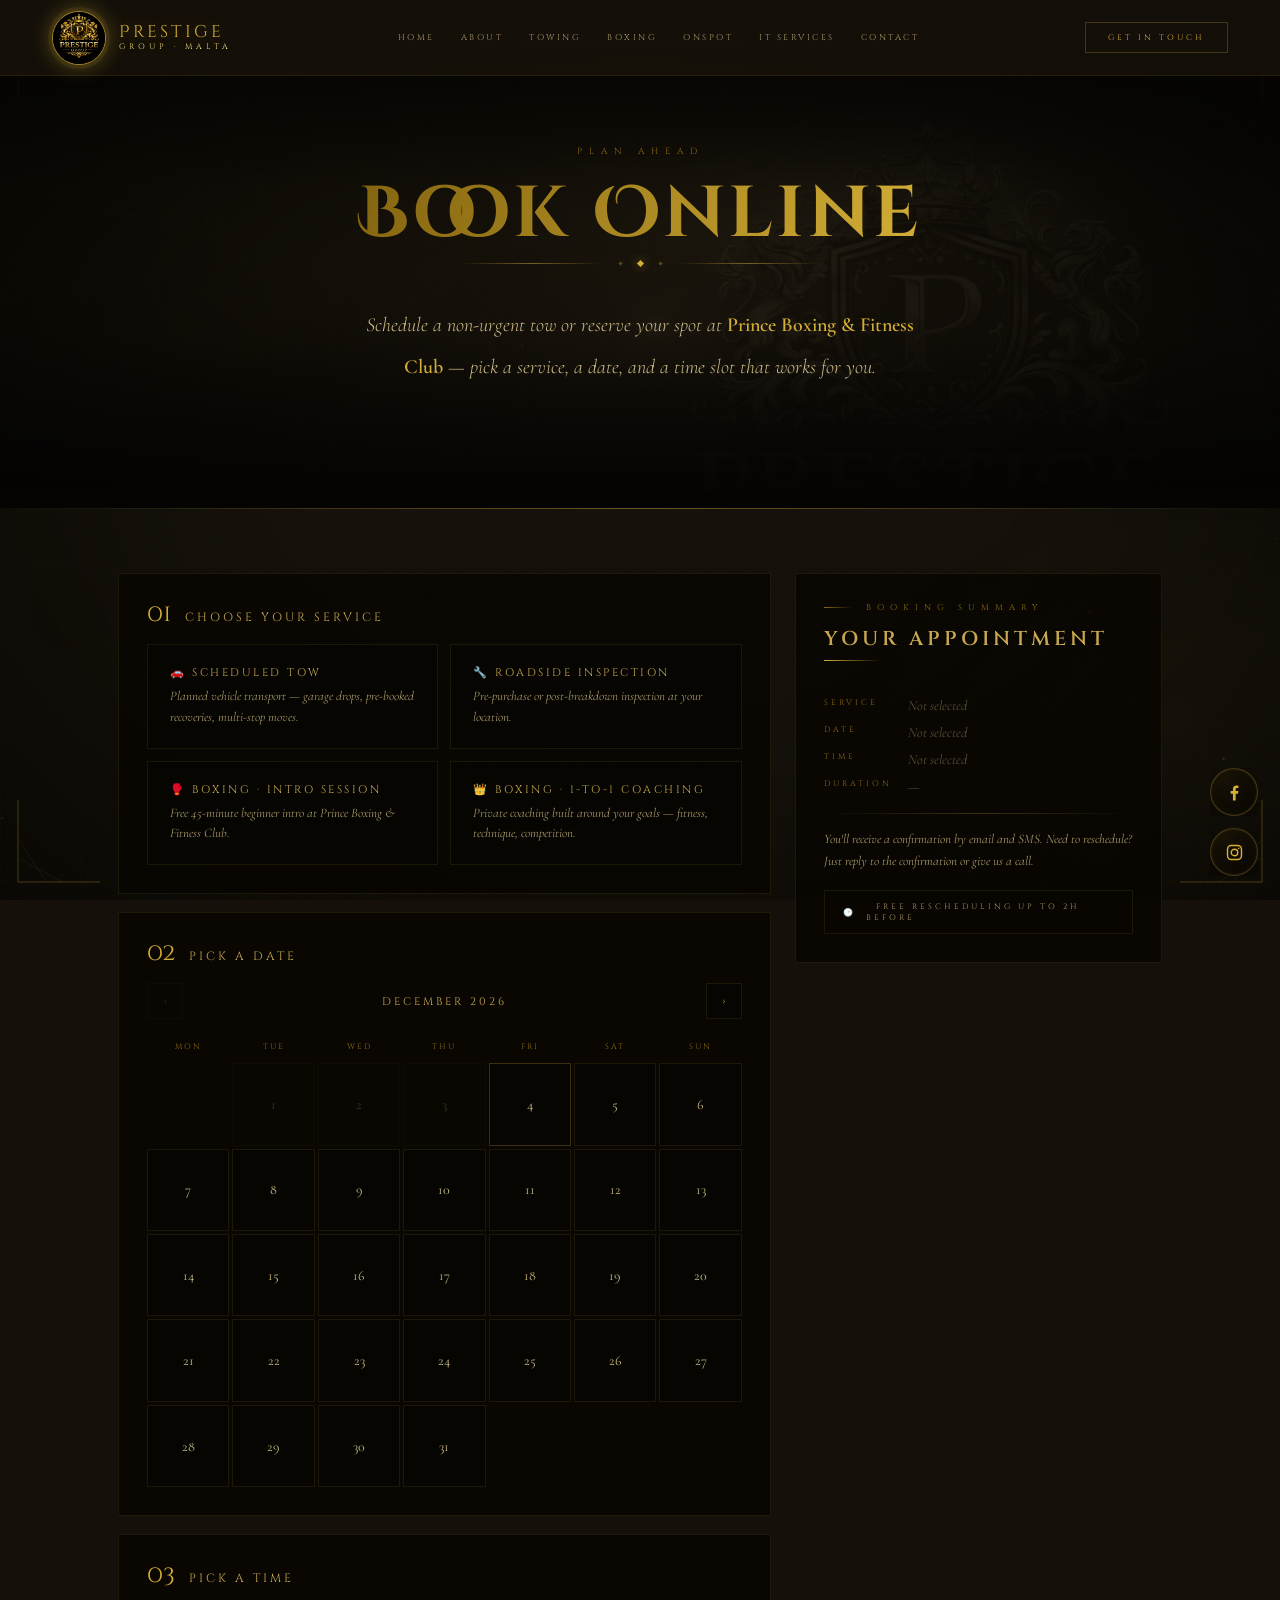
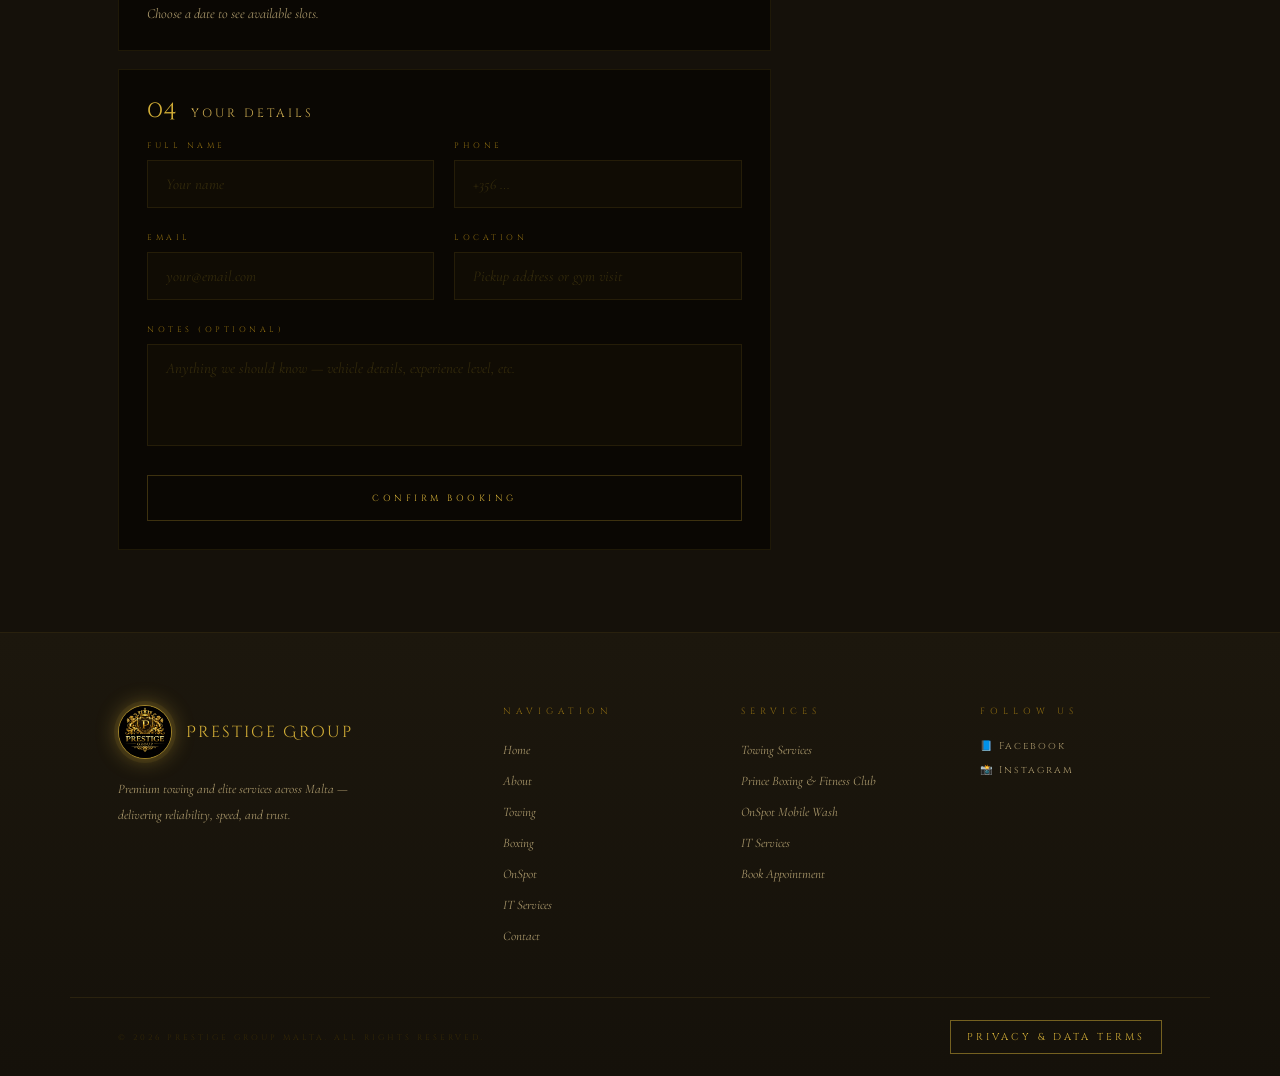
<file: appointments.html>
<!DOCTYPE html>
<html lang="en">
<head>
<meta charset="UTF-8">
<meta name="viewport" content="width=device-width, initial-scale=1.0">
<meta name="theme-color" content="#050403">
<title>Book an Appointment · Prestige Group Malta</title>
<meta name="description" content="Book a scheduled towing job or a Prince Boxing & Fitness Club session with Prestige Group Malta — pick your service, date, and time online.">
<link rel="canonical" href="https://prestigegroup.mt/appointments.html">

<meta property="og:type" content="website">
<meta property="og:site_name" content="Prestige Group Malta">
<meta property="og:title" content="Book an Appointment · Prestige Group Malta">
<meta property="og:description" content="Schedule a towing job or a boxing session online.">
<meta property="og:image" content="Coverphoto.png">

<link rel="icon" type="image/png" href="profilepic.png">
<link rel="apple-touch-icon" href="profilepic.png">
<link rel="preconnect" href="https://fonts.googleapis.com">
<link rel="preconnect" href="https://fonts.gstatic.com" crossorigin>
<link rel="stylesheet" href="style.css">
</head>
<body>
<div class="page" id="main-content" role="main">

  <section class="hero" style="min-height:48vh;">
    <div class="hero-bg" aria-hidden="true">
      <img src="Coverphoto.png" alt="" style="filter:saturate(.35) brightness(.3);" fetchpriority="high">
      <div class="hero-bg-grad"></div>
    </div>
    <div class="hero-content">
      <div class="hero-kicker" style="animation-delay:.2s;">Plan Ahead</div>
      <h1 class="hero-name" style="font-size:clamp(34px,6vw,72px);animation-delay:.35s;">Book Online</h1>
      <div class="hero-rule" style="animation-delay:.5s;">
        <div class="hero-rule-line"></div>
        <div class="gem gem--s"></div><div class="gem"></div><div class="gem gem--s"></div>
        <div class="hero-rule-line"></div>
      </div>
      <p class="hero-body" style="animation-delay:.65s;">Schedule a non-urgent tow or reserve your spot at <span class="ac">Prince Boxing & Fitness Club</span> — pick a service, a date, and a time slot that works for you.</p>
    </div>
  </section>

  <div class="hr hr--heavy"></div>

  <section class="section--sm">
    <div class="wrap">
      <div class="booking-shell reveal">

        <form id="bookingForm" novalidate>

          <!-- STEP 1: SERVICE -->
          <div class="booking-step">
            <div class="booking-step-head">
              <div class="booking-step-num">01</div>
              <div class="booking-step-title">Choose your service</div>
            </div>
            <div class="service-picker" role="radiogroup" aria-label="Service">
              <label class="service-opt">
                <input type="radio" name="service" value="Scheduled Tow" data-duration="60" required>
                <div class="service-opt-title"><span aria-hidden="true">🚗</span> Scheduled Tow</div>
                <div class="service-opt-desc">Planned vehicle transport — garage drops, pre-booked recoveries, multi-stop moves.</div>
              </label>
              <label class="service-opt">
                <input type="radio" name="service" value="Roadside Inspection" data-duration="30">
                <div class="service-opt-title"><span aria-hidden="true">🔧</span> Roadside Inspection</div>
                <div class="service-opt-desc">Pre-purchase or post-breakdown inspection at your location.</div>
              </label>
              <label class="service-opt">
                <input type="radio" name="service" value="Boxing · Intro Session" data-duration="45">
                <div class="service-opt-title"><span aria-hidden="true">🥊</span> Boxing · Intro Session</div>
                <div class="service-opt-desc">Free 45-minute beginner intro at Prince Boxing & Fitness Club.</div>
              </label>
              <label class="service-opt">
                <input type="radio" name="service" value="Boxing · 1-to-1 Coaching" data-duration="60">
                <div class="service-opt-title"><span aria-hidden="true">👑</span> Boxing · 1-to-1 Coaching</div>
                <div class="service-opt-desc">Private coaching built around your goals — fitness, technique, competition.</div>
              </label>
            </div>
          </div>

          <!-- STEP 2: DATE -->
          <div class="booking-step">
            <div class="booking-step-head">
              <div class="booking-step-num">02</div>
              <div class="booking-step-title">Pick a date</div>
            </div>
            <div class="cal-head">
              <button type="button" class="cal-nav" id="calPrev" aria-label="Previous month">‹</button>
              <div class="cal-title" id="calTitle">Month</div>
              <button type="button" class="cal-nav" id="calNext" aria-label="Next month">›</button>
            </div>
            <div class="cal-grid" id="calGrid" role="grid" aria-label="Date picker"></div>
            <input type="hidden" name="date" id="bookDate">
          </div>

          <!-- STEP 3: TIME -->
          <div class="booking-step">
            <div class="booking-step-head">
              <div class="booking-step-num">03</div>
              <div class="booking-step-title">Pick a time</div>
            </div>
            <div class="slot-grid" id="slotGrid" role="radiogroup" aria-label="Time slot">
              <div style="grid-column:1/-1;color:var(--t3);font-style:italic;font-size:14px;">Choose a date to see available slots.</div>
            </div>
            <input type="hidden" name="time" id="bookTime">
          </div>

          <!-- STEP 4: DETAILS -->
          <div class="booking-step">
            <div class="booking-step-head">
              <div class="booking-step-num">04</div>
              <div class="booking-step-title">Your details</div>
            </div>
            <div class="form-row">
              <div class="form-field">
                <label class="form-label" for="bk-name">Full Name</label>
                <input class="form-input" id="bk-name" name="name" type="text" placeholder="Your name" autocomplete="name" required>
              </div>
              <div class="form-field">
                <label class="form-label" for="bk-phone">Phone</label>
                <input class="form-input" id="bk-phone" name="phone" type="tel" placeholder="+356 …" autocomplete="tel" required>
              </div>
            </div>
            <div class="form-row">
              <div class="form-field">
                <label class="form-label" for="bk-email">Email</label>
                <input class="form-input" id="bk-email" name="email" type="email" placeholder="your@email.com" autocomplete="email" required>
              </div>
              <div class="form-field" id="locationField">
                <label class="form-label" for="bk-location">Location</label>
                <input class="form-input" id="bk-location" name="location" type="text" placeholder="Pickup address or gym visit" autocomplete="street-address">
              </div>
            </div>
            <div class="form-field">
              <label class="form-label" for="bk-notes">Notes (optional)</label>
              <textarea class="form-input" id="bk-notes" name="notes" rows="4" placeholder="Anything we should know — vehicle details, experience level, etc."></textarea>
            </div>
            <button type="submit" class="btn btn--gold form-submit" style="width:100%;justify-content:center;padding:16px 34px;">
              <span>Confirm Booking</span>
            </button>
          </div>

        </form>

        <!-- SUMMARY -->
        <aside>
          <div class="summary-card">
            <div class="eyebrow">Booking Summary</div>
            <h2 class="heading" style="font-size:20px;margin:14px 0 10px;">Your Appointment</h2>
            <div class="heading-rule"></div>
            <dl class="summary-row">
              <dt class="summary-label">Service</dt><dd class="summary-val is-empty" id="sumService">Not selected</dd>
              <dt class="summary-label">Date</dt><dd class="summary-val is-empty" id="sumDate">Not selected</dd>
              <dt class="summary-label">Time</dt><dd class="summary-val is-empty" id="sumTime">Not selected</dd>
              <dt class="summary-label">Duration</dt><dd class="summary-val is-empty" id="sumDuration">—</dd>
            </dl>
            <div class="hr" style="margin:14px 0;"></div>
            <p style="font-size:13px;font-style:italic;color:var(--t3);line-height:1.7;">
              You'll receive a confirmation by email and SMS. Need to reschedule? Just reply to the confirmation or give us a call.
            </p>
            <div class="secure-note" style="margin-top:18px;"><span aria-hidden="true">🕑</span> &nbsp; Free rescheduling up to 2h before</div>
          </div>
        </aside>

      </div>
    </div>
  </section>

</div>

<!-- Confirmation overlay -->
<div class="confirm-overlay" id="confirmOverlay" role="dialog" aria-modal="true" aria-labelledby="confirmTitle">
  <div class="confirm-card">
    <div class="confirm-icon" aria-hidden="true">✦</div>
    <div class="eyebrow eyebrow--center">Confirmed</div>
    <h2 class="heading" id="confirmTitle" style="text-align:center;">Your appointment is booked</h2>
    <div class="heading-rule heading-rule--center"></div>
    <p class="body-text" id="confirmBody" style="text-align:left;max-width:none;">—</p>
    <div style="display:flex;gap:10px;justify-content:center;flex-wrap:wrap;margin-top:14px;">
      <button type="button" class="btn btn--gold" onclick="document.getElementById('confirmOverlay').classList.remove('open')"><span>Done</span></button>
      <a href="index.html" class="btn btn--dark"><span>Back Home</span></a>
    </div>
  </div>
</div>

<script src="shared-layout.js"></script>
<script src="main.js"></script>

<script>
// ── Appointment booking ──
(function(){
  const form     = document.getElementById('bookingForm');
  const calGrid  = document.getElementById('calGrid');
  const calTitle = document.getElementById('calTitle');
  const calPrev  = document.getElementById('calPrev');
  const calNext  = document.getElementById('calNext');
  const slotGrid = document.getElementById('slotGrid');
  const bookDate = document.getElementById('bookDate');
  const bookTime = document.getElementById('bookTime');

  const sumService  = document.getElementById('sumService');
  const sumDate     = document.getElementById('sumDate');
  const sumTime     = document.getElementById('sumTime');
  const sumDuration = document.getElementById('sumDuration');

  const DOWS = ['Mon','Tue','Wed','Thu','Fri','Sat','Sun'];
  const MONTHS = ['January','February','March','April','May','June','July','August','September','October','November','December'];

  const today = new Date(); today.setHours(0,0,0,0);
  const maxDate = new Date(today); maxDate.setMonth(maxDate.getMonth() + 3); // 3 months ahead

  let viewMonth = today.getMonth();
  let viewYear  = today.getFullYear();
  let selectedDate = null;

  function fmtDate(d){ return d.getFullYear() + '-' + String(d.getMonth()+1).padStart(2,'0') + '-' + String(d.getDate()).padStart(2,'0'); }
  function longDate(d){ return DOWS[(d.getDay()+6)%7] + ' · ' + d.getDate() + ' ' + MONTHS[d.getMonth()] + ' ' + d.getFullYear(); }

  function renderCalendar(){
    calTitle.textContent = MONTHS[viewMonth] + ' ' + viewYear;
    calGrid.innerHTML = '';

    DOWS.forEach(n => { const el = document.createElement('div'); el.className = 'cal-dow'; el.textContent = n; calGrid.appendChild(el); });

    const first = new Date(viewYear, viewMonth, 1);
    const firstCol = (first.getDay() + 6) % 7; // Mon=0
    const daysInMonth = new Date(viewYear, viewMonth + 1, 0).getDate();

    for (let i = 0; i < firstCol; i++){
      const el = document.createElement('div'); el.className = 'cal-day is-blank'; calGrid.appendChild(el);
    }
    for (let d = 1; d <= daysInMonth; d++){
      const dt = new Date(viewYear, viewMonth, d);
      const btn = document.createElement('button');
      btn.type = 'button';
      btn.className = 'cal-day';
      btn.textContent = d;
      btn.setAttribute('aria-label', longDate(dt));

      const past = dt < today;
      const beyond = dt > maxDate;
      if (past || beyond) btn.disabled = true;
      if (dt.getTime() === today.getTime()) btn.classList.add('is-today');
      if (selectedDate && dt.getTime() === selectedDate.getTime()) btn.classList.add('is-selected');

      btn.addEventListener('click', () => selectDate(dt));
      calGrid.appendChild(btn);
    }

    // Nav disabled states
    const prevMin = new Date(today.getFullYear(), today.getMonth(), 1);
    const curView = new Date(viewYear, viewMonth, 1);
    calPrev.disabled = curView <= prevMin;
    const viewMax = new Date(maxDate.getFullYear(), maxDate.getMonth(), 1);
    calNext.disabled = curView >= viewMax;
  }

  function selectDate(d){
    selectedDate = d;
    bookDate.value = fmtDate(d);
    sumDate.textContent = longDate(d);
    sumDate.classList.remove('is-empty');
    renderCalendar();
    renderSlots(d);
  }

  // Generate deterministic but varied slots per day
  function renderSlots(d){
    slotGrid.innerHTML = '';
    const weekday = (d.getDay() + 6) % 7;
    // Sundays: limited slots
    const times = weekday === 6
      ? ['10:00','11:00','12:00']
      : ['08:00','09:00','10:00','11:00','12:00','14:00','15:00','16:00','17:00','18:00','19:00'];

    // Deterministic pseudo-random "booked" based on date
    const seed = d.getDate() * 31 + d.getMonth() * 7 + d.getFullYear();
    const bookedIdx = new Set([seed % times.length, (seed * 3) % times.length]);

    times.forEach((t, i) => {
      const btn = document.createElement('button');
      btn.type = 'button';
      btn.className = 'slot';
      btn.textContent = t;
      btn.setAttribute('role','radio');
      btn.setAttribute('aria-checked','false');
      if (bookedIdx.has(i)){
        btn.disabled = true;
        btn.title = 'Fully booked';
      } else {
        btn.addEventListener('click', () => selectSlot(btn, t));
      }
      slotGrid.appendChild(btn);
    });

    bookTime.value = '';
    sumTime.textContent = 'Not selected';
    sumTime.classList.add('is-empty');
  }

  function selectSlot(btn, t){
    slotGrid.querySelectorAll('.slot').forEach(s => { s.classList.remove('is-selected'); s.setAttribute('aria-checked','false'); });
    btn.classList.add('is-selected');
    btn.setAttribute('aria-checked','true');
    bookTime.value = t;
    sumTime.textContent = t;
    sumTime.classList.remove('is-empty');
  }

  calPrev.addEventListener('click', () => { if (viewMonth === 0){ viewMonth = 11; viewYear--; } else viewMonth--; renderCalendar(); });
  calNext.addEventListener('click', () => { if (viewMonth === 11){ viewMonth = 0; viewYear++; } else viewMonth++; renderCalendar(); });
  renderCalendar();

  // Service picker
  form.querySelectorAll('input[name="service"]').forEach(r => {
    r.addEventListener('change', () => {
      form.querySelectorAll('.service-opt').forEach(o => o.classList.toggle('is-selected', o.contains(r) && r.checked));
      const label = r.closest('.service-opt');
      sumService.textContent = r.value;
      sumService.classList.remove('is-empty');
      sumDuration.textContent = (r.dataset.duration || '60') + ' minutes';
      sumDuration.classList.remove('is-empty');
    });
  });

  // Submit
  form.addEventListener('submit', e => {
    e.preventDefault();
    const service = form.service.value;
    if (!service)   return alert('Please choose a service.');
    if (!bookDate.value) return alert('Please pick a date.');
    if (!bookTime.value) return alert('Please pick a time slot.');
    if (!form.name.value || !form.phone.value || !form.email.value) return alert('Please fill in your contact details.');

    const overlay = document.getElementById('confirmOverlay');
    document.getElementById('confirmBody').innerHTML =
      'Thanks, <strong>' + form.name.value + '</strong>. We\'ve booked your <strong>' + service +
      '</strong> for <strong>' + sumDate.textContent + '</strong> at <strong>' + bookTime.value + '</strong>. ' +
      'A confirmation is on its way to ' + form.email.value + '.';
    overlay.classList.add('open');
  });
})();
</script>
</body>
</html>
</file>
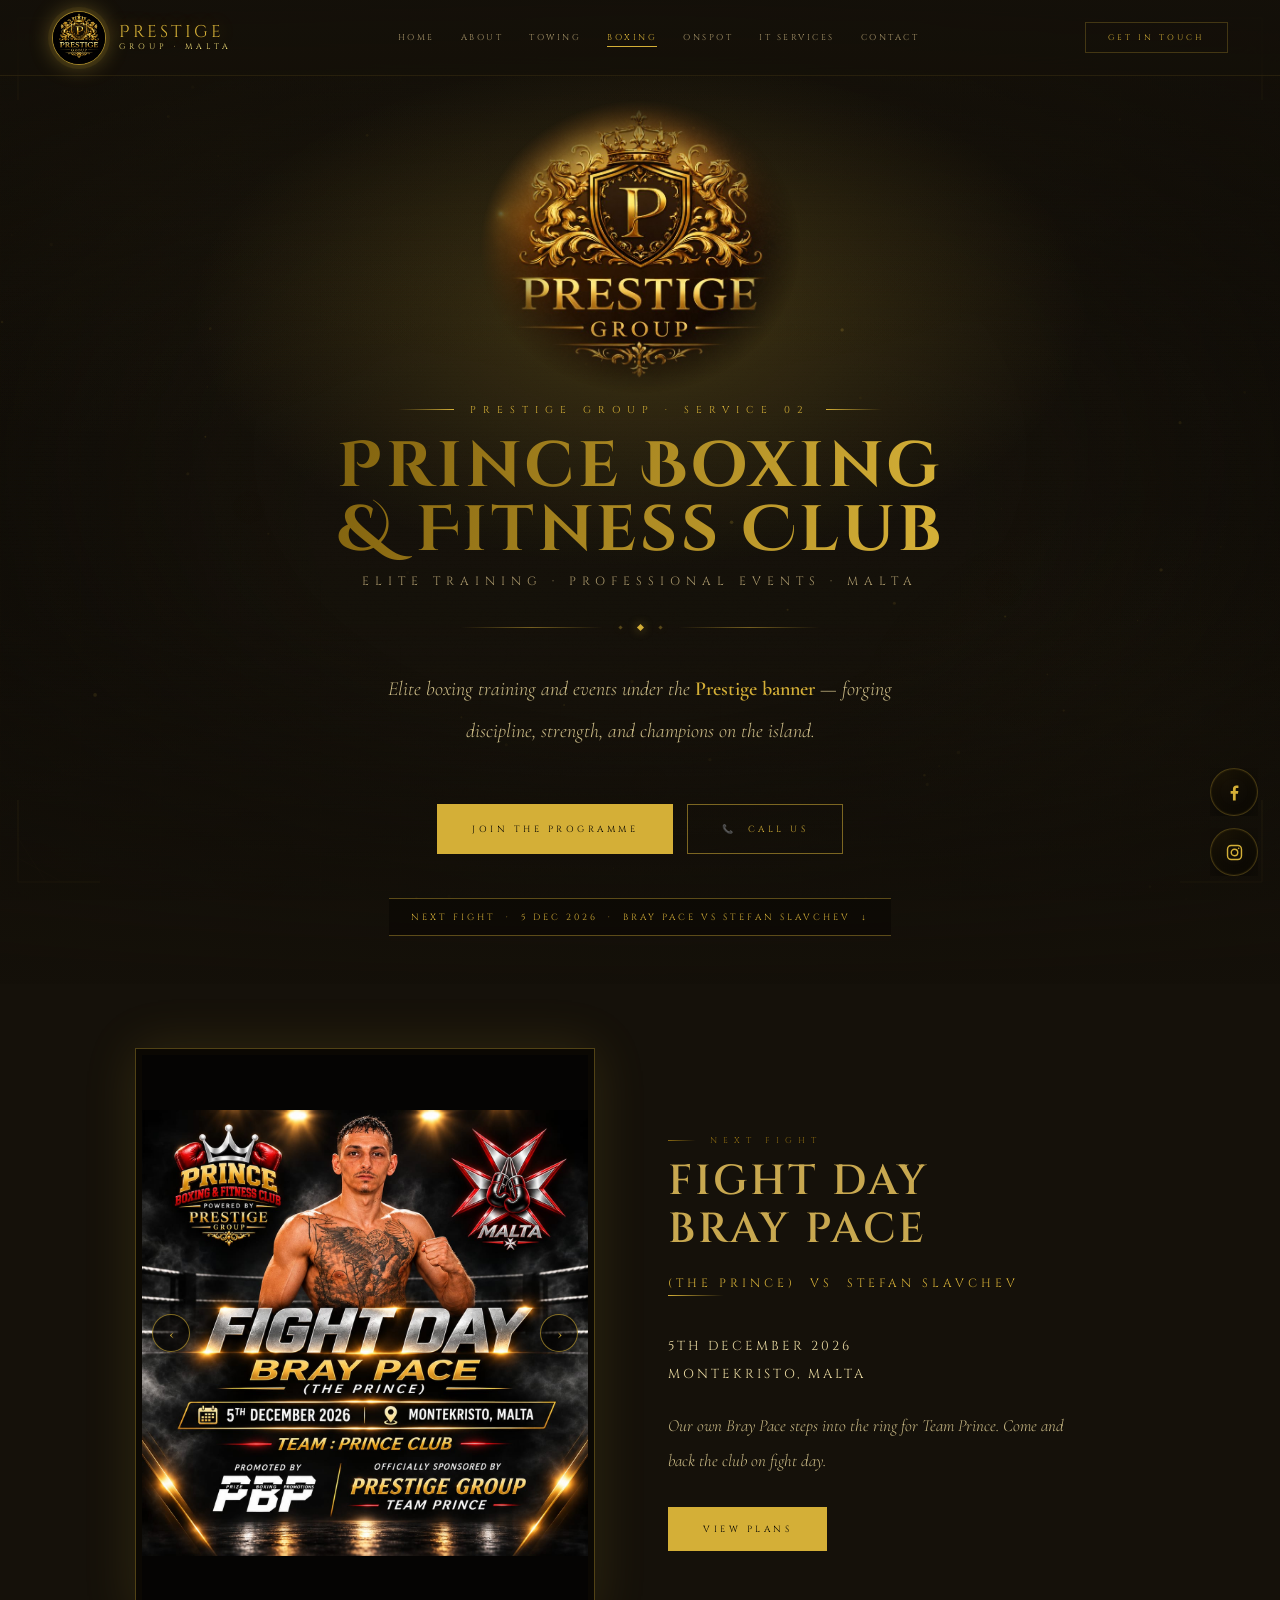
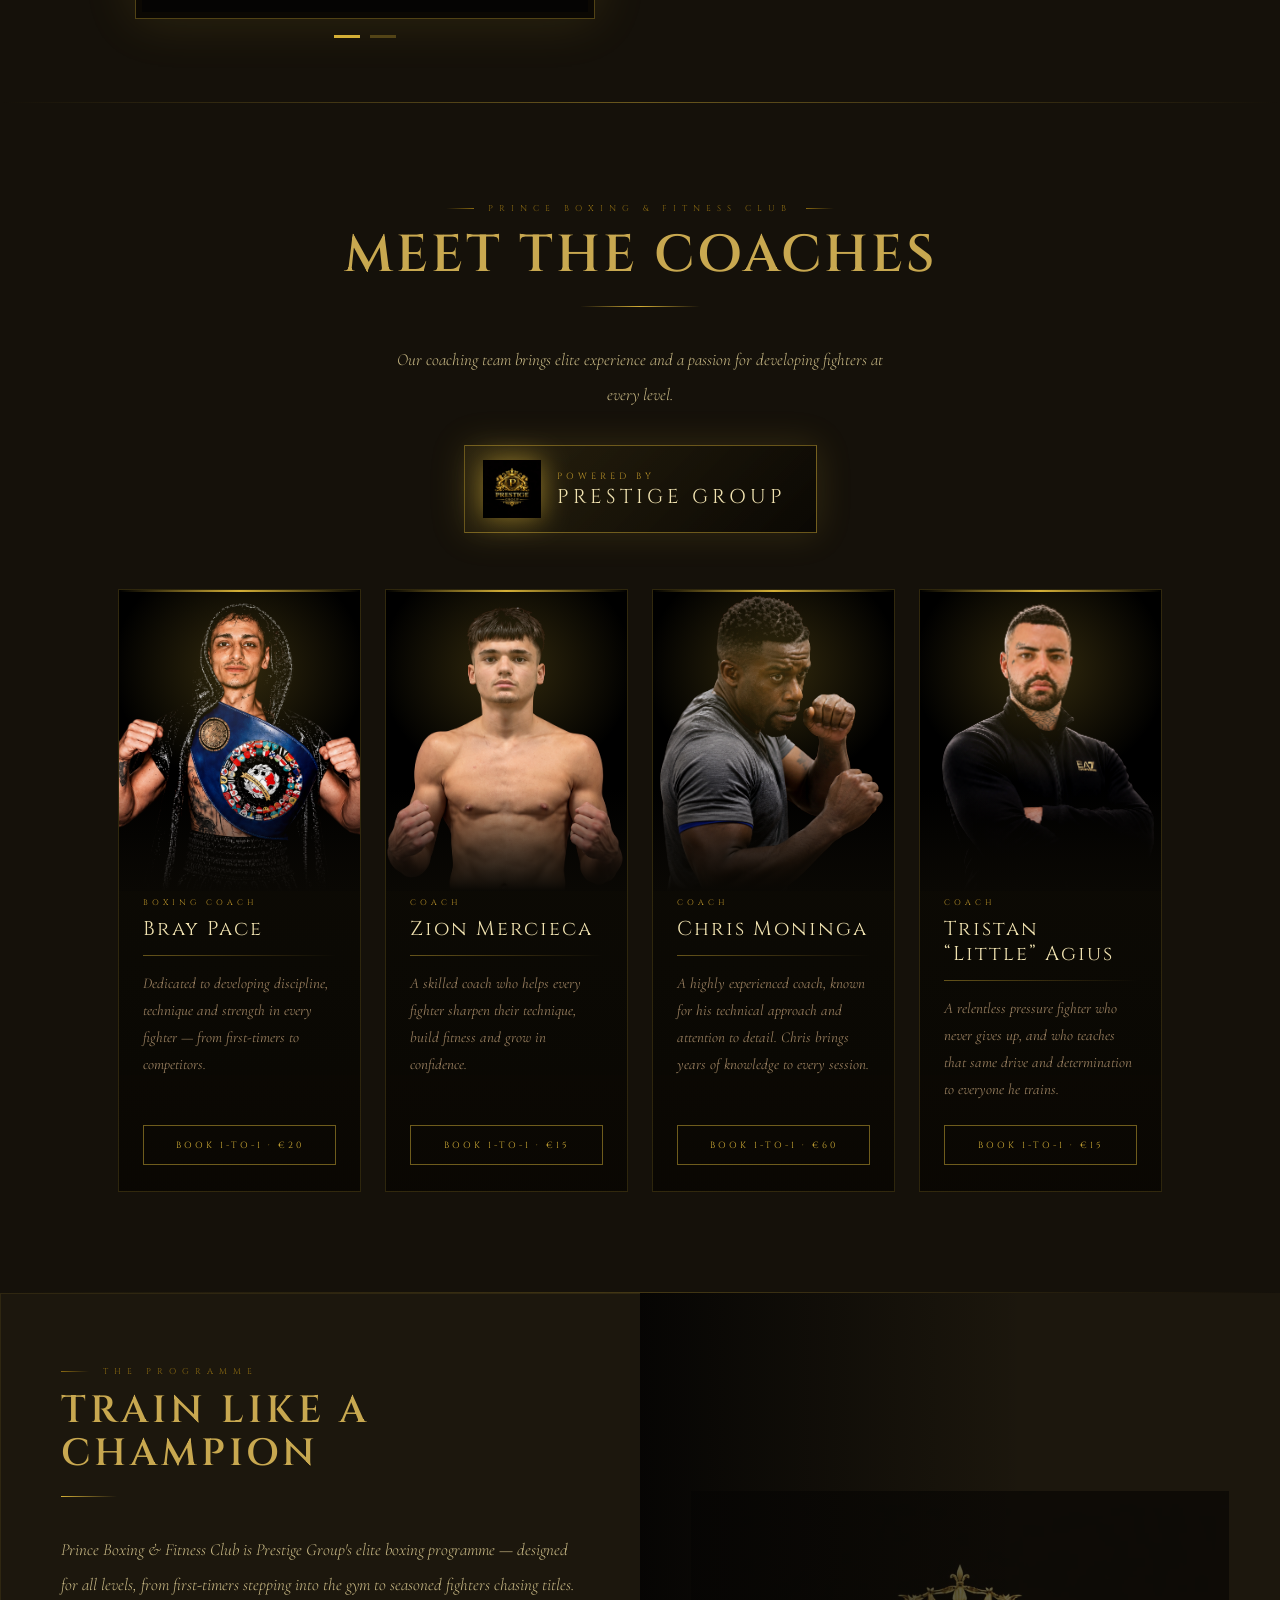
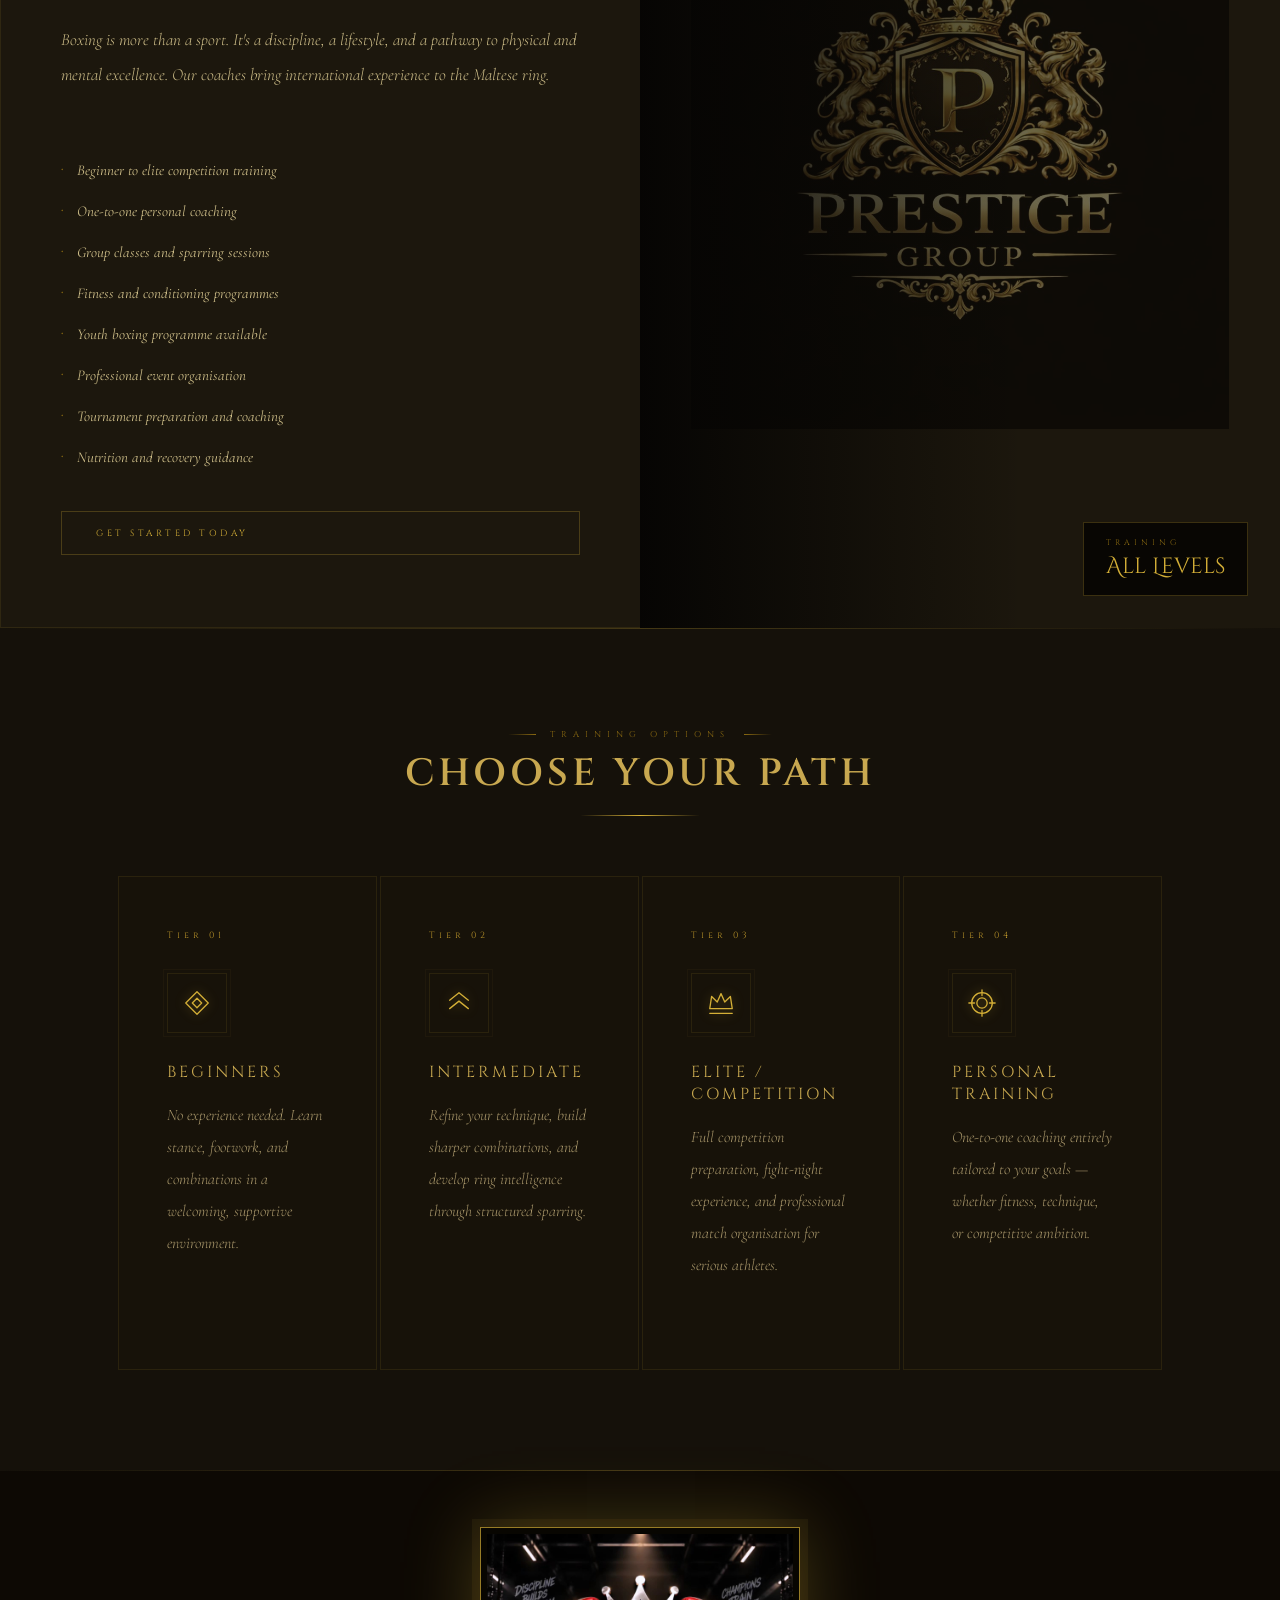
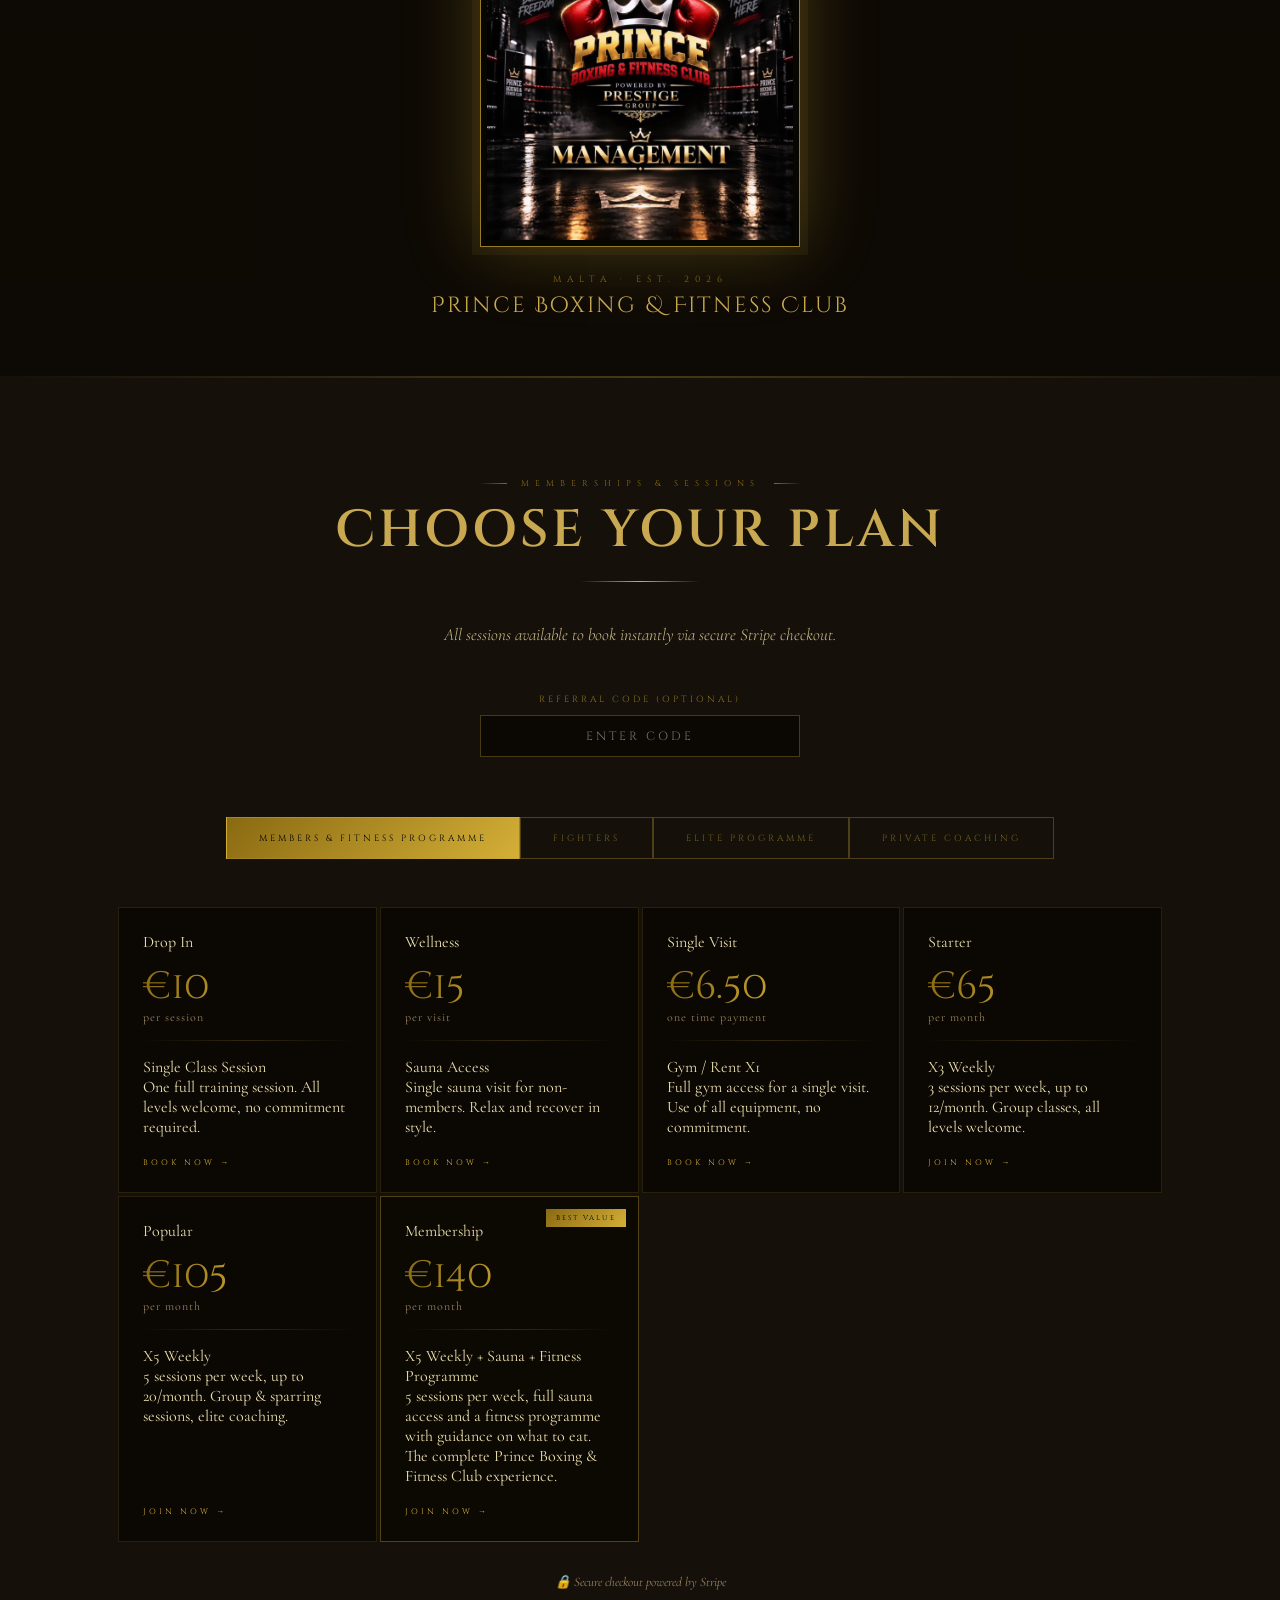
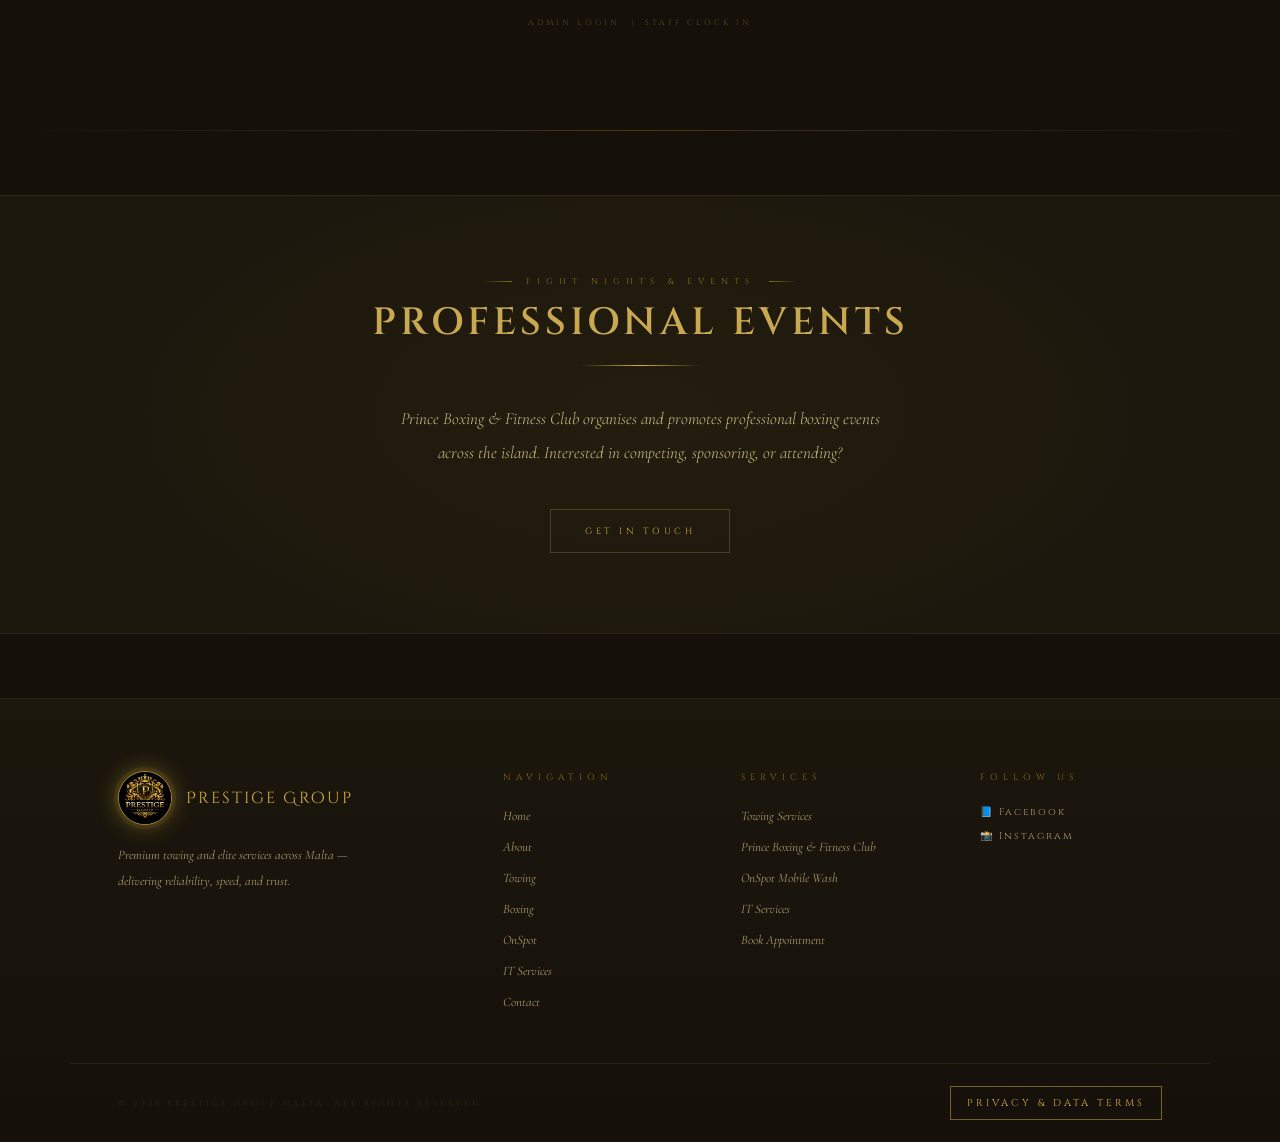
<file: boxing.html>
<!DOCTYPE html>
<html lang="en">
<head>
<meta charset="UTF-8">
<meta name="viewport" content="width=device-width, initial-scale=1.0">
<meta name="theme-color" content="#050403">
<title>Prince Boxing & Fitness Club · Prestige Group</title>
<meta name="description" content="Prince Boxing & Fitness Club by Prestige Group — elite training for beginners to champions. Personal coaching, group classes, competition prep, and professional events.">
<link rel="canonical" href="https://prestigegroup.mt/boxing.html">

<meta property="og:type" content="website">
<meta property="og:site_name" content="Prestige Group Malta">
<meta property="og:title" content="Prince Boxing & Fitness Club · Prestige Group">
<meta property="og:description" content="Elite boxing training and professional events — forging discipline, strength, and champions on the island.">
<meta property="og:image" content="Coverphoto.png">
<meta name="twitter:card" content="summary_large_image">

<link rel="icon" type="image/png" href="profilepic.png">
<link rel="apple-touch-icon" href="profilepic.png">
<link rel="preconnect" href="https://fonts.googleapis.com">
<link rel="preconnect" href="https://fonts.gstatic.com" crossorigin>
<link rel="stylesheet" href="style.css">
</head>
<body>
<div class="page" id="main-content" role="main">

  <!-- HERO -->
  <style>
@keyframes crestBreath{0%,100%{filter:drop-shadow(0 0 18px rgba(212,175,55,0.25)) brightness(1)}50%{filter:drop-shadow(0 0 46px rgba(240,200,80,0.6)) brightness(1.12)}}
.hero .hero-actions .btn{padding-top:18px;padding-bottom:18px;}
@media(prefers-reduced-motion:reduce){[aria-label="Prestige Group crest"]{animation:none!important;}}
</style>
  <section class="hero" style="min-height:calc(100vh - 76px);padding:24px 0 48px;">
    <div class="hero-bg" aria-hidden="true">
      
      <div class="hero-bg-grad" style="background:linear-gradient(to bottom,rgba(20,16,9,.55) 0%,rgba(20,16,9,.05) 30%,rgba(20,16,9,.1) 60%,rgba(20,16,9,.95) 100%),radial-gradient(ellipse 85% 75% at 50% 50%,transparent 30%,rgba(20,16,9,.8) 100%);"></div>
      <div style="position:absolute;inset:0;background:radial-gradient(ellipse 50% 40% at 50% 26%,rgba(212,175,55,0.22),transparent 70%);pointer-events:none;"></div>
    </div>
    <div class="hero-content">
      <div role="img" aria-label="Prestige Group crest" style="width:min(320px,80vw,38vh);aspect-ratio:700/640;margin:0 auto 10px;position:relative;background:url('Coverphoto.png') no-repeat;background-size:219.4% auto;background-position:88.5% 49.5%;-webkit-mask-image:radial-gradient(closest-side,#000 62%,transparent 100%);mask-image:radial-gradient(closest-side,#000 62%,transparent 100%);animation:fadeUp 1.2s cubic-bezier(0.22,1,0.36,1) both .05s,crestBreath 6s ease-in-out 1.4s infinite;"></div>
      <div class="hero-kicker" style="animation-delay:.3s;display:flex;align-items:center;justify-content:center;gap:16px;color:#d4af37;font-size:10px;margin-bottom:18px;"><span aria-hidden="true" style="width:56px;height:1px;background:linear-gradient(to right,transparent,#d4af37);"></span>Prestige Group · Service 02<span aria-hidden="true" style="width:56px;height:1px;background:linear-gradient(to left,transparent,#d4af37);"></span></div>
      <h1 class="hero-name" style="font-size:clamp(28px,5.5vw,64px);animation-delay:.45s;">Prince Boxing<br>&amp; Fitness Club</h1>
      <div class="hero-tagline-sub" style="animation-delay:.6s;">Elite Training · Professional Events · Malta</div>
      <div class="hero-rule" style="animation-delay:.75s;">
        <div class="hero-rule-line"></div>
        <div class="gem gem--s"></div><div class="gem"></div><div class="gem gem--s"></div>
        <div class="hero-rule-line"></div>
      </div>
      <p class="hero-body" style="animation-delay:.9s;">Elite boxing training and events under the <span class="ac">Prestige banner</span> — forging discipline, strength, and champions on the island.</p>
      <div class="hero-actions" style="animation-delay:1.05s;">
        <a href="contact.html" class="btn btn--solid"><span>Join the Programme</span></a>
        <a href="tel:+35699999999" class="btn btn--dark" style="color:#d4af37;border:1px solid rgba(212,175,55,0.55);" aria-label="Call Prince Boxing & Fitness Club"><span><span aria-hidden="true">📞 &nbsp;</span>Call Us</span></a>
      </div>
      <a href="#next-fight" style="display:inline-block;margin-top:44px;padding:12px 22px;max-width:100%;border-top:1px solid rgba(212,175,55,0.4);border-bottom:1px solid rgba(212,175,55,0.4);font-family:'Cinzel',serif;font-size:9px;letter-spacing:3px;color:#d4af37;text-transform:uppercase;text-decoration:none;background:rgba(8,6,2,0.55);">Next Fight &nbsp;·&nbsp; 5 Dec 2026 &nbsp;·&nbsp; Bray Pace vs Stefan Slavchev &nbsp;↓</a>
    </div>
  </section>

  <!-- NEXT FIGHT -->
  <section class="section--sm" id="next-fight">
    <div class="wrap">
      <div style="display:grid;grid-template-columns:repeat(auto-fit,minmax(300px,1fr));gap:56px;align-items:center;">

        <!-- Poster slider -->
        <div class="reveal" style="width:100%;max-width:460px;margin:0 auto;">
          <div id="fight-slider" style="position:relative;padding:6px;background:rgba(8,6,2,0.75);border:1px solid rgba(212,175,55,0.35);box-shadow:0 0 50px rgba(212,175,55,0.14);box-sizing:border-box;" role="region" aria-roledescription="carousel" aria-label="Fight posters">
            <div style="position:relative;width:100%;aspect-ratio:4/5;overflow:hidden;background:#050403;touch-action:pan-y;">
              <img class="fs-slide" src="bray%20fight.jpeg" alt="Fight Day: Bray Pace (The Prince), 5th December 2026, Montekristo, Malta. Team Prince Club" width="1254" height="1254" style="position:absolute;inset:0;width:100%;height:100%;object-fit:contain;opacity:1;transition:opacity .7s ease;">
              <img class="fs-slide" src="BrayFight2ndphoto.jpg" alt="Bray Pace versus Stefan Slavchev, 5 December 2026, Montekristo, Malta. Prize Boxing Promotions" width="1080" height="1350" style="position:absolute;inset:0;width:100%;height:100%;object-fit:contain;opacity:0;transition:opacity .7s ease;">
              <button type="button" id="fs-prev" aria-label="Previous poster" style="position:absolute;left:10px;top:50%;transform:translateY(-50%);width:38px;height:38px;border-radius:50%;border:1px solid rgba(212,175,55,0.6);background:rgba(5,4,3,0.65);color:#d4af37;font-size:18px;line-height:1;cursor:pointer;">&#8249;</button>
              <button type="button" id="fs-next" aria-label="Next poster" style="position:absolute;right:10px;top:50%;transform:translateY(-50%);width:38px;height:38px;border-radius:50%;border:1px solid rgba(212,175,55,0.6);background:rgba(5,4,3,0.65);color:#d4af37;font-size:18px;line-height:1;cursor:pointer;">&#8250;</button>
            </div>
          </div>
          <div style="display:flex;justify-content:center;gap:10px;margin-top:16px;">
            <button type="button" class="fs-dot" aria-label="Show poster 1" style="width:26px;height:3px;border:0;padding:0;cursor:pointer;background:#d4af37;transition:background .4s;"></button>
            <button type="button" class="fs-dot" aria-label="Show poster 2" style="width:26px;height:3px;border:0;padding:0;cursor:pointer;background:rgba(212,175,55,0.3);transition:background .4s;"></button>
          </div>
        </div>

        <!-- Details -->
        <div class="reveal" style="text-align:left;">
          <div class="eyebrow">Next Fight</div>
          <h2 class="heading" style="font-size:clamp(26px,3.6vw,42px);letter-spacing:3px;">Fight Day<br>Bray Pace</h2>
          <div style="font-family:'Cinzel',serif;font-size:12px;letter-spacing:4px;color:#d4af37;text-transform:uppercase;margin:6px 0 4px;">(The Prince) &nbsp;vs&nbsp; Stefan Slavchev</div>
          <div class="heading-rule"></div>
          <div style="font-family:'Cinzel',serif;font-size:13px;letter-spacing:3px;color:#e8d8a0;text-transform:uppercase;line-height:2.2;">5th December 2026<br>Montekristo, Malta</div>
          <p class="body-text" style="max-width:420px;margin-top:20px;">Our own Bray Pace steps into the ring for Team Prince. Come and back the club on fight day.</p>
          <a href="#pricing" class="btn btn--solid" style="margin-top:28px;"><span>View Plans</span></a>
        </div>

      </div>
    </div>
  </section>
  <script>
  (function () {
    var box = document.getElementById('fight-slider');
    if (!box) return;
    var slides = box.querySelectorAll('.fs-slide');
    var dots = document.querySelectorAll('.fs-dot');
    var stage = slides[0].parentNode;
    var cur = 0, timer = null;
    function show(n) {
      cur = (n + slides.length) % slides.length;
      slides.forEach(function (im, k) { im.style.opacity = k === cur ? '1' : '0'; });
      dots.forEach(function (d, k) { d.style.background = k === cur ? '#d4af37' : 'rgba(212,175,55,0.3)'; });
    }
    function play() {
      stop();
      try { if (window.matchMedia('(prefers-reduced-motion: reduce)').matches) return; } catch (e) {}
      timer = setInterval(function () { show(cur + 1); }, 6000);
    }
    function stop() { if (timer) { clearInterval(timer); timer = null; } }
    document.getElementById('fs-prev').addEventListener('click', function () { show(cur - 1); play(); });
    document.getElementById('fs-next').addEventListener('click', function () { show(cur + 1); play(); });
    dots.forEach(function (d, k) { d.addEventListener('click', function () { show(k); play(); }); });
    box.addEventListener('mouseenter', stop);
    box.addEventListener('mouseleave', play);
    var x0 = null;
    stage.addEventListener('touchstart', function (e) { x0 = e.touches[0].clientX; stop(); }, { passive: true });
    stage.addEventListener('touchend', function (e) {
      if (x0 === null) return;
      var dx = e.changedTouches[0].clientX - x0; x0 = null;
      if (Math.abs(dx) > 40) show(dx < 0 ? cur + 1 : cur - 1);
      play();
    }, { passive: true });
    play();
  })();
  </script>

  <div class="hr hr--heavy"></div>

  <!-- COACHES -->
  <section class="section">
    <div class="wrap">
      <div class="section-intro reveal" style="text-align:center;margin-bottom:56px;">
        <div class="eyebrow eyebrow--center">Prince Boxing & Fitness Club</div>
        <h2 class="heading heading--xl">Meet the Coaches</h2>
        <div class="heading-rule heading-rule--center"></div>
        <p class="body-text" style="max-width:500px;margin:0 auto;">Our coaching team brings elite experience and a passion for developing fighters at every level.</p>
        <a href="index.html" aria-label="Powered by Prestige Group" style="display:inline-flex;align-items:center;gap:16px;margin-top:32px;padding:14px 30px 14px 18px;border:1px solid rgba(212,175,55,0.45);background:linear-gradient(135deg,rgba(212,175,55,0.1),rgba(8,6,2,0.8));box-shadow:0 0 36px rgba(212,175,55,0.16);text-decoration:none;transition:box-shadow .4s,border-color .4s;" onmouseover="this.style.borderColor='rgba(212,175,55,0.8)';this.style.boxShadow='0 0 50px rgba(212,175,55,0.3)'" onmouseout="this.style.borderColor='rgba(212,175,55,0.45)';this.style.boxShadow='0 0 36px rgba(212,175,55,0.16)'">
          <img src="profilepic.png" alt="" width="58" height="58" style="width:58px;height:58px;object-fit:contain;filter:drop-shadow(0 0 14px rgba(212,175,55,0.6)) brightness(1.08);">
          <span style="display:flex;flex-direction:column;align-items:flex-start;gap:5px;text-align:left;">
            <span style="font-family:'Cinzel',serif;font-size:9px;letter-spacing:4px;color:#b8922a;text-transform:uppercase;">Powered by</span>
            <span style="font-family:'Cinzel',serif;font-size:20px;letter-spacing:4px;color:#f0e2b0;text-transform:uppercase;line-height:1;">Prestige Group</span>
          </span>
        </a>
      </div>

      <div style="display:grid;grid-template-columns:repeat(auto-fit,minmax(240px,1fr));gap:24px;">

        <div class="reveal" style="background:linear-gradient(to bottom,rgba(14,11,5,0.9),rgba(8,6,2,0.85));border:1px solid rgba(212,175,55,0.18);width:100%;overflow:hidden;display:flex;flex-direction:column;transition:border-color 0.4s,transform 0.4s,box-shadow 0.4s;" onmouseover="this.style.borderColor='rgba(212,175,55,0.5)';this.style.transform='translateY(-6px)';this.style.boxShadow='0 14px 40px rgba(212,175,55,0.12)';var m=this.querySelector('img');if(m)m.style.transform='scale(1.04)'" onmouseout="this.style.borderColor='rgba(212,175,55,0.18)';this.style.transform='translateY(0)';this.style.boxShadow='none';var m=this.querySelector('img');if(m)m.style.transform='scale(1)'">
          <!-- Photo -->
          <div style="position:relative;width:100%;aspect-ratio:4/5;overflow:hidden;background:#000;">
            <img src="BrayCoach.png" alt="Bray Pace" style="width:100%;height:100%;object-fit:cover;object-position:center top;scale:1.8;transform-origin:50% 0%;filter:brightness(0.95) contrast(1.06);transition:transform 0.6s;">
            <div style="position:absolute;inset:0;background:radial-gradient(ellipse 75% 55% at 50% 26%,rgba(212,175,55,0.24),transparent 70%);mix-blend-mode:screen;pointer-events:none;"></div>
            <div style="position:absolute;inset:0;background:linear-gradient(to top,rgba(10,8,4,1) 0%,rgba(10,8,4,0.7) 12%,transparent 34%);pointer-events:none;"></div>
            <div style="position:absolute;left:0;right:0;top:0;height:2px;background:linear-gradient(to right,transparent,#d4af37,transparent);"></div>
          </div>
          <!-- Info -->
          <div style="padding:6px 24px 26px;display:flex;flex-direction:column;flex:1;">
            <div style="font-family:'Cinzel',serif;font-size:8px;letter-spacing:4px;color:#b8922a;text-transform:uppercase;margin-bottom:8px;">Boxing Coach</div>
            <div style="font-family:'Cinzel',serif;font-size:20px;color:#f0e2b0;letter-spacing:2px;line-height:1.25;margin-bottom:14px;">Bray Pace</div>
            <div style="height:1px;background:linear-gradient(to right,rgba(212,175,55,0.45),transparent);margin-bottom:14px;"></div>
            <p style="font-family:'Cormorant Garamond',serif;font-size:15px;font-style:italic;color:#9a8060;line-height:1.8;flex:1;">Dedicated to developing discipline, technique and strength in every fighter — from first-timers to competitors.</p>
            <a href="https://buy.stripe.com/28E6oG0R16ES3RcfTTbbG08" target="_blank" rel="noopener" style="display:block;text-align:center;margin-top:22px;padding:13px 10px;border:1px solid rgba(212,175,55,0.5);font-family:'Cinzel',serif;font-size:9px;letter-spacing:3px;color:#d4af37;text-decoration:none;text-transform:uppercase;transition:all .3s;" onmouseover="this.style.background='linear-gradient(135deg,#8a6a12,#d4af37)';this.style.color='#000'" onmouseout="this.style.background='transparent';this.style.color='#d4af37'">Book 1-to-1 · €20</a>
          </div>
        </div>

        <div class="reveal" style="background:linear-gradient(to bottom,rgba(14,11,5,0.9),rgba(8,6,2,0.85));border:1px solid rgba(212,175,55,0.18);width:100%;overflow:hidden;display:flex;flex-direction:column;transition:border-color 0.4s,transform 0.4s,box-shadow 0.4s;" onmouseover="this.style.borderColor='rgba(212,175,55,0.5)';this.style.transform='translateY(-6px)';this.style.boxShadow='0 14px 40px rgba(212,175,55,0.12)';var m=this.querySelector('img');if(m)m.style.transform='scale(1.04)'" onmouseout="this.style.borderColor='rgba(212,175,55,0.18)';this.style.transform='translateY(0)';this.style.boxShadow='none';var m=this.querySelector('img');if(m)m.style.transform='scale(1)'">
          <!-- Photo -->
          <div style="position:relative;width:100%;aspect-ratio:4/5;overflow:hidden;background:#000;">
            <img src="ZionAssistingCoach.png" alt="Zion Mercieca, Coach" style="width:100%;height:100%;object-fit:cover;object-position:center top;scale:1.65;transform-origin:50% 38%;filter:brightness(0.95) contrast(1.06);transition:transform 0.6s;">
            <div style="position:absolute;inset:0;background:radial-gradient(ellipse 75% 55% at 50% 26%,rgba(212,175,55,0.24),transparent 70%);mix-blend-mode:screen;pointer-events:none;"></div>
            <div style="position:absolute;inset:0;background:linear-gradient(to top,rgba(10,8,4,1) 0%,rgba(10,8,4,0.7) 12%,transparent 34%);pointer-events:none;"></div>
            <div style="position:absolute;left:0;right:0;top:0;height:2px;background:linear-gradient(to right,transparent,#d4af37,transparent);"></div>
          </div>
          <!-- Info -->
          <div style="padding:6px 24px 26px;display:flex;flex-direction:column;flex:1;">
            <div style="font-family:'Cinzel',serif;font-size:8px;letter-spacing:4px;color:#b8922a;text-transform:uppercase;margin-bottom:8px;">Coach</div>
            <div style="font-family:'Cinzel',serif;font-size:20px;color:#f0e2b0;letter-spacing:2px;line-height:1.25;margin-bottom:14px;">Zion Mercieca</div>
            <div style="height:1px;background:linear-gradient(to right,rgba(212,175,55,0.45),transparent);margin-bottom:14px;"></div>
            <p style="font-family:'Cormorant Garamond',serif;font-size:15px;font-style:italic;color:#9a8060;line-height:1.8;flex:1;">A skilled coach who helps every fighter sharpen their technique, build fitness and grow in confidence.</p>
            <a href="https://buy.stripe.com/eVqdR843d0guafA4bbbbG0g" target="_blank" rel="noopener" style="display:block;text-align:center;margin-top:22px;padding:13px 10px;border:1px solid rgba(212,175,55,0.5);font-family:'Cinzel',serif;font-size:9px;letter-spacing:3px;color:#d4af37;text-decoration:none;text-transform:uppercase;transition:all .3s;" onmouseover="this.style.background='linear-gradient(135deg,#8a6a12,#d4af37)';this.style.color='#000'" onmouseout="this.style.background='transparent';this.style.color='#d4af37'">Book 1-to-1 · €15</a>
          </div>
        </div>

        <div class="reveal" style="background:linear-gradient(to bottom,rgba(14,11,5,0.9),rgba(8,6,2,0.85));border:1px solid rgba(212,175,55,0.18);width:100%;overflow:hidden;display:flex;flex-direction:column;transition:border-color 0.4s,transform 0.4s,box-shadow 0.4s;" onmouseover="this.style.borderColor='rgba(212,175,55,0.5)';this.style.transform='translateY(-6px)';this.style.boxShadow='0 14px 40px rgba(212,175,55,0.12)';var m=this.querySelector('img');if(m)m.style.transform='scale(1.04)'" onmouseout="this.style.borderColor='rgba(212,175,55,0.18)';this.style.transform='translateY(0)';this.style.boxShadow='none';var m=this.querySelector('img');if(m)m.style.transform='scale(1)'">
          <!-- Photo -->
          <div style="position:relative;width:100%;aspect-ratio:4/5;overflow:hidden;background:#000;">
            <img src="CoachChris.png" alt="Chris Moninga, Coach" loading="lazy" style="width:100%;height:100%;object-fit:cover;object-position:center 8%;scale:1.0;transform-origin:50% 0%;filter:brightness(0.95) contrast(1.06);transition:transform 0.6s;">
            <div style="position:absolute;inset:0;background:radial-gradient(ellipse 75% 55% at 50% 26%,rgba(212,175,55,0.24),transparent 70%);mix-blend-mode:screen;pointer-events:none;"></div>
            <div style="position:absolute;inset:0;background:linear-gradient(to top,rgba(10,8,4,1) 0%,rgba(10,8,4,0.7) 12%,transparent 34%);pointer-events:none;"></div>
            <div style="position:absolute;left:0;right:0;top:0;height:2px;background:linear-gradient(to right,transparent,#d4af37,transparent);"></div>
          </div>
          <!-- Info -->
          <div style="padding:6px 24px 26px;display:flex;flex-direction:column;flex:1;">
            <div style="font-family:'Cinzel',serif;font-size:8px;letter-spacing:4px;color:#b8922a;text-transform:uppercase;margin-bottom:8px;">Coach</div>
            <div style="font-family:'Cinzel',serif;font-size:20px;color:#f0e2b0;letter-spacing:2px;line-height:1.25;margin-bottom:14px;">Chris Moninga</div>
            <div style="height:1px;background:linear-gradient(to right,rgba(212,175,55,0.45),transparent);margin-bottom:14px;"></div>
            <p style="font-family:'Cormorant Garamond',serif;font-size:15px;font-style:italic;color:#9a8060;line-height:1.8;flex:1;">A highly experienced coach, known for his technical approach and attention to detail. Chris brings years of knowledge to every session.</p>
            <a href="https://buy.stripe.com/8x24gy57h8N0fzUfTTbbG0n" target="_blank" rel="noopener" style="display:block;text-align:center;margin-top:22px;padding:13px 10px;border:1px solid rgba(212,175,55,0.5);font-family:'Cinzel',serif;font-size:9px;letter-spacing:3px;color:#d4af37;text-decoration:none;text-transform:uppercase;transition:all .3s;" onmouseover="this.style.background='linear-gradient(135deg,#8a6a12,#d4af37)';this.style.color='#000'" onmouseout="this.style.background='transparent';this.style.color='#d4af37'">Book 1-to-1 · €60</a>
          </div>
        </div>

        <div class="reveal" style="background:linear-gradient(to bottom,rgba(14,11,5,0.9),rgba(8,6,2,0.85));border:1px solid rgba(212,175,55,0.18);width:100%;overflow:hidden;display:flex;flex-direction:column;transition:border-color 0.4s,transform 0.4s,box-shadow 0.4s;" onmouseover="this.style.borderColor='rgba(212,175,55,0.5)';this.style.transform='translateY(-6px)';this.style.boxShadow='0 14px 40px rgba(212,175,55,0.12)';var m=this.querySelector('img');if(m)m.style.transform='scale(1.04)'" onmouseout="this.style.borderColor='rgba(212,175,55,0.18)';this.style.transform='translateY(0)';this.style.boxShadow='none';var m=this.querySelector('img');if(m)m.style.transform='scale(1)'">
          <!-- Photo -->
          <div style="position:relative;width:100%;aspect-ratio:4/5;overflow:hidden;background:#000;">
            <img src="CloachLittle.png" alt="Tristan (Little) Agius, Coach" loading="lazy" style="width:100%;height:100%;object-fit:cover;object-position:center top;scale:1.12;transform-origin:50% 0%;filter:brightness(0.95) contrast(1.06);transition:transform 0.6s;">
            <div style="position:absolute;inset:0;background:radial-gradient(ellipse 75% 55% at 50% 26%,rgba(212,175,55,0.24),transparent 70%);mix-blend-mode:screen;pointer-events:none;"></div>
            <div style="position:absolute;inset:0;background:linear-gradient(to top,rgba(10,8,4,1) 0%,rgba(10,8,4,0.7) 12%,transparent 34%);pointer-events:none;"></div>
            <div style="position:absolute;left:0;right:0;top:0;height:2px;background:linear-gradient(to right,transparent,#d4af37,transparent);"></div>
          </div>
          <!-- Info -->
          <div style="padding:6px 24px 26px;display:flex;flex-direction:column;flex:1;">
            <div style="font-family:'Cinzel',serif;font-size:8px;letter-spacing:4px;color:#b8922a;text-transform:uppercase;margin-bottom:8px;">Coach</div>
            <div style="font-family:'Cinzel',serif;font-size:20px;color:#f0e2b0;letter-spacing:2px;line-height:1.25;margin-bottom:14px;">Tristan &ldquo;Little&rdquo; Agius</div>
            <div style="height:1px;background:linear-gradient(to right,rgba(212,175,55,0.45),transparent);margin-bottom:14px;"></div>
            <p style="font-family:'Cormorant Garamond',serif;font-size:15px;font-style:italic;color:#9a8060;line-height:1.8;flex:1;">A relentless pressure fighter who never gives up, and who teaches that same drive and determination to everyone he trains.</p>
            <a href="https://buy.stripe.com/dRm4gydDN7IWafA0YZbbG0T" target="_blank" rel="noopener" style="display:block;text-align:center;margin-top:22px;padding:13px 10px;border:1px solid rgba(212,175,55,0.5);font-family:'Cinzel',serif;font-size:9px;letter-spacing:3px;color:#d4af37;text-decoration:none;text-transform:uppercase;transition:all .3s;" onmouseover="this.style.background='linear-gradient(135deg,#8a6a12,#d4af37)';this.style.color='#000'" onmouseout="this.style.background='transparent';this.style.color='#d4af37'">Book 1-to-1 · €15</a>
          </div>
        </div>
      </div>
    </div>
  </section>

  <div class="hr"></div>

  <!-- FEATURE BAND -->
  <div class="feature-band feature-band--rev reveal">
    <div class="feature-band-visual">
      <img src="profilepic.png" alt="Prince Boxing & Fitness Club crest" style="object-fit:contain;padding:8%;background:#08060200;" loading="lazy">
      <div class="feature-band-visual-overlay" aria-hidden="true"></div>
      <div class="feature-band-visual-badge" style="right:32px;left:auto;">
        <div class="feature-band-visual-badge-label">Training</div>
        <div class="feature-band-visual-badge-val">All Levels</div>
      </div>
    </div>
    <div class="feature-band-content">
      <div class="eyebrow">The Programme</div>
      <h2 class="heading">Train Like a Champion</h2>
      <div class="heading-rule"></div>
      <p class="body-text" style="margin-bottom:20px;">Prince Boxing & Fitness Club is Prestige Group's elite boxing programme — designed for all levels, from first-timers stepping into the gym to seasoned fighters chasing titles.</p>
      <p class="body-text" style="margin-bottom:36px;">Boxing is more than a sport. It's a discipline, a lifestyle, and a pathway to physical and mental excellence. Our coaches bring international experience to the Maltese ring.</p>
      <ul class="feature-list">
        <li>Beginner to elite competition training</li>
        <li>One-to-one personal coaching</li>
        <li>Group classes and sparring sessions</li>
        <li>Fitness and conditioning programmes</li>
        <li>Youth boxing programme available</li>
        <li>Professional event organisation</li>
        <li>Tournament preparation and coaching</li>
        <li>Nutrition and recovery guidance</li>
      </ul>
      <a href="contact.html" class="btn btn--gold"><span>Get Started Today</span></a>
    </div>
  </div>

  <div class="hr"></div>

  <!-- TRAINING TIERS -->
  <section class="section">
    <div class="wrap">
      <div style="text-align:center;margin-bottom:60px;" class="reveal">
        <div class="eyebrow eyebrow--center">Training Options</div>
        <h2 class="heading">Choose Your Path</h2>
        <div class="heading-rule heading-rule--center"></div>
      </div>
      <div style="display:grid;grid-template-columns:repeat(auto-fit,minmax(220px,1fr));gap:3px;">
        <div class="svc-card reveal d1">
          <div class="svc-card-inner">
            <span class="svc-card-num" style="color:#b8922a;">Tier 01</span>
            <div class="svc-card-icon-wrap"><span class="svc-card-icon" aria-hidden="true" style="display:flex;"><svg width="30" height="30" viewBox="0 0 32 32" fill="none" stroke="#d4af37" stroke-width="1.4" stroke-linecap="round" stroke-linejoin="round" style="display:block;filter:drop-shadow(0 0 6px rgba(212,175,55,0.35));"><path d="M16 4 L28 16 L16 28 L4 16 Z"/><path d="M16 11 L21 16 L16 21 L11 16 Z"/></svg></span></div>
            <div class="svc-card-title">Beginners</div>
            <p class="svc-card-desc">No experience needed. Learn stance, footwork, and combinations in a welcoming, supportive environment.</p>
          </div>
        </div>
        <div class="svc-card reveal d2">
          <div class="svc-card-inner">
            <span class="svc-card-num" style="color:#b8922a;">Tier 02</span>
            <div class="svc-card-icon-wrap"><span class="svc-card-icon" aria-hidden="true" style="display:flex;"><svg width="30" height="30" viewBox="0 0 32 32" fill="none" stroke="#d4af37" stroke-width="1.4" stroke-linecap="round" stroke-linejoin="round" style="display:block;filter:drop-shadow(0 0 6px rgba(212,175,55,0.35));"><path d="M6 13 L16 5 L26 13"/><path d="M6 22 L16 14 L26 22"/></svg></span></div>
            <div class="svc-card-title">Intermediate</div>
            <p class="svc-card-desc">Refine your technique, build sharper combinations, and develop ring intelligence through structured sparring.</p>
          </div>
        </div>
        <div class="svc-card reveal d3">
          <div class="svc-card-inner">
            <span class="svc-card-num" style="color:#b8922a;">Tier 03</span>
            <div class="svc-card-icon-wrap"><span class="svc-card-icon" aria-hidden="true" style="display:flex;"><svg width="30" height="30" viewBox="0 0 32 32" fill="none" stroke="#d4af37" stroke-width="1.4" stroke-linecap="round" stroke-linejoin="round" style="display:block;filter:drop-shadow(0 0 6px rgba(212,175,55,0.35));"><path d="M4 22 L6 9 L12 15 L16 6 L20 15 L26 9 L28 22 Z"/><path d="M4 27 H28"/></svg></span></div>
            <div class="svc-card-title">Elite / Competition</div>
            <p class="svc-card-desc">Full competition preparation, fight-night experience, and professional match organisation for serious athletes.</p>
          </div>
        </div>
        <div class="svc-card reveal d4">
          <div class="svc-card-inner">
            <span class="svc-card-num" style="color:#b8922a;">Tier 04</span>
            <div class="svc-card-icon-wrap"><span class="svc-card-icon" aria-hidden="true" style="display:flex;"><svg width="30" height="30" viewBox="0 0 32 32" fill="none" stroke="#d4af37" stroke-width="1.4" stroke-linecap="round" stroke-linejoin="round" style="display:block;filter:drop-shadow(0 0 6px rgba(212,175,55,0.35));"><circle cx="16" cy="16" r="11"/><circle cx="16" cy="16" r="5.5"/><path d="M16 2 V8 M16 24 V30 M2 16 H8 M24 16 H30"/></svg></span></div>
            <div class="svc-card-title">Personal Training</div>
            <p class="svc-card-desc">One-to-one coaching entirely tailored to your goals — whether fitness, technique, or competitive ambition.</p>
          </div>
        </div>
      </div>
    </div>
  </section>

  <div class="hr"></div>

  <!-- LOGO BAND -->
  <div style="padding:56px 24px;text-align:center;background:rgba(10,7,2,.65);" class="reveal">
    <img src="PrinceBoxingLogoNew.jpg" alt="Prince Boxing &amp; Fitness Club — Management" style="width:min(320px,80vw);aspect-ratio:1;object-fit:cover;display:block;margin:0 auto 26px;border:1px solid rgba(212,175,55,0.7);padding:6px;background:rgba(8,6,2,0.8);box-shadow:0 0 70px rgba(212,175,55,0.3),0 0 0 8px rgba(212,175,55,0.06);" loading="lazy">
    <div style="font-family:'Cinzel',serif;font-size:9px;letter-spacing:6px;color:#8a6a12;text-transform:uppercase;margin-bottom:6px;">Malta · Est. 2026</div>
    <div style="font-family:'Cinzel Decorative',serif;font-size:clamp(14px,2vw,22px);color:#c8a850;letter-spacing:2px;">Prince Boxing & Fitness Club</div>
  </div>

  <div class="hr"></div>

  <div class="hr"></div>

  <!-- PRICING -->
  <section class="section" id="pricing">
    <div class="wrap">
      <div class="section-intro reveal" style="text-align:center;margin-bottom:40px;">
        <div class="eyebrow eyebrow--center">Memberships & Sessions</div>
        <h2 class="heading heading--xl">Choose Your Plan</h2>
        <div class="heading-rule heading-rule--center"></div>
        <p class="body-text" style="max-width:500px;margin:0 auto;">All sessions available to book instantly via secure Stripe checkout.</p>
      </div>

      <!-- Referral code -->
      <div style="max-width:320px;margin:0 auto 32px;text-align:center;">
        <label for="ref-code" style="display:block;font-family:'Cinzel',serif;font-size:9px;letter-spacing:3px;text-transform:uppercase;color:rgba(212,175,55,0.6);margin-bottom:10px;">Referral Code (optional)</label>
        <input type="text" id="ref-code" autocomplete="off" maxlength="30" placeholder="Enter code" style="width:100%;box-sizing:border-box;text-align:center;font-family:'Cinzel',serif;font-size:12px;letter-spacing:3px;text-transform:uppercase;padding:12px 16px;background:rgba(8,6,2,0.75);border:1px solid rgba(212,175,55,0.3);color:#e8d8a0;outline:none;">
        <div id="ref-msg" style="min-height:20px;margin-top:8px;font-size:13px;font-style:italic;color:#9a8060;"></div>
      </div>

      <!-- Toggle -->
      <div style="display:flex;justify-content:center;flex-wrap:wrap;gap:0;margin-bottom:48px;">
        <button id="btn-new" onclick="showPricing('new')" style="font-family:'Cinzel',serif;font-size:9px;letter-spacing:3px;text-transform:uppercase;padding:14px 32px;cursor:pointer;border:1px solid rgba(212,175,55,0.3);background:linear-gradient(135deg,#8a6a12,#d4af37);color:#000;transition:all 0.3s;">Members &amp; Fitness Programme</button>
        <button id="btn-existing" onclick="showPricing('existing')" style="font-family:'Cinzel',serif;font-size:9px;letter-spacing:3px;text-transform:uppercase;padding:14px 32px;cursor:pointer;border:1px solid rgba(212,175,55,0.3);background:transparent;color:rgba(212,175,55,0.5);transition:all 0.3s;">Fighters</button>
        <button id="btn-elite" onclick="showPricing('elite')" style="font-family:'Cinzel',serif;font-size:9px;letter-spacing:3px;text-transform:uppercase;padding:14px 32px;cursor:pointer;border:1px solid rgba(212,175,55,0.3);background:transparent;color:rgba(212,175,55,0.5);transition:all 0.3s;">Elite Programme</button>
        <button id="btn-private" onclick="showPricing('private')" style="font-family:'Cinzel',serif;font-size:9px;letter-spacing:3px;text-transform:uppercase;padding:14px 32px;cursor:pointer;border:1px solid rgba(212,175,55,0.3);background:transparent;color:rgba(212,175,55,0.5);transition:all 0.3s;">Private Coaching</button>
      </div>

      <!-- NEW MEMBERS -->
      <div id="pricing-new" style="display:grid;grid-template-columns:repeat(auto-fit,minmax(220px,1fr));gap:3px;">

        <a href="https://buy.stripe.com/fZuaEWdDNaV8fzUazzbbG07" target="_blank" rel="noopener" style="text-decoration:none;display:flex;flex-direction:column;background:rgba(8,6,2,0.75);border:1px solid rgba(212,175,55,0.15);padding:24px;transition:border-color 0.4s,transform 0.3s;position:relative;" onmouseover="this.style.borderColor='rgba(212,175,55,0.4)';this.style.transform='translateY(-4px)'" onmouseout="this.style.borderColor='rgba(212,175,55,0.15)';this.style.transform='translateY(0)'">
          <div class="svc-card-tag">Drop In</div>
          <div style="font-family:'Cinzel Decorative',serif;font-size:38px;background:linear-gradient(105deg,#8a6a12,#d4af37,#f5e27a,#d4af37);background-size:200% auto;-webkit-background-clip:text;-webkit-text-fill-color:transparent;background-clip:text;line-height:1;margin:16px 0 4px;">€10</div>
          <div style="font-size:12px;color:#9a8060;letter-spacing:1px;margin-bottom:16px;">per session</div>
          <div style="height:1px;background:linear-gradient(to right,transparent,rgba(212,175,55,0.2),transparent);margin-bottom:16px;"></div>
          <div class="svc-card-name">Single Class Session</div>
          <p class="svc-card-copy">One full training session. All levels welcome, no commitment required.</p>
          <div style="margin-top:auto;padding-top:20px;font-family:'Cinzel',serif;font-size:8px;letter-spacing:3px;color:#d4af37;text-transform:uppercase;">Book Now →</div>
        </a>

        <a href="https://buy.stripe.com/dRm14m1V53sG73odLLbbG09" target="_blank" rel="noopener" style="text-decoration:none;display:flex;flex-direction:column;background:rgba(8,6,2,0.75);border:1px solid rgba(212,175,55,0.15);padding:24px;transition:border-color 0.4s,transform 0.3s;position:relative;" onmouseover="this.style.borderColor='rgba(212,175,55,0.4)';this.style.transform='translateY(-4px)'" onmouseout="this.style.borderColor='rgba(212,175,55,0.15)';this.style.transform='translateY(0)'">
          <div class="svc-card-tag">Wellness</div>
          <div style="font-family:'Cinzel Decorative',serif;font-size:38px;background:linear-gradient(105deg,#8a6a12,#d4af37,#f5e27a,#d4af37);background-size:200% auto;-webkit-background-clip:text;-webkit-text-fill-color:transparent;background-clip:text;line-height:1;margin:16px 0 4px;">€15</div>
          <div style="font-size:12px;color:#9a8060;letter-spacing:1px;margin-bottom:16px;">per visit</div>
          <div style="height:1px;background:linear-gradient(to right,transparent,rgba(212,175,55,0.2),transparent);margin-bottom:16px;"></div>
          <div class="svc-card-name">Sauna Access</div>
          <p class="svc-card-copy">Single sauna visit for non-members. Relax and recover in style.</p>
          <div style="margin-top:auto;padding-top:20px;font-family:'Cinzel',serif;font-size:8px;letter-spacing:3px;color:#d4af37;text-transform:uppercase;">Book Now →</div>
        </a>

        <a href="https://buy.stripe.com/7sY28q1V51kyfzUePPbbG03" target="_blank" rel="noopener" style="text-decoration:none;display:flex;flex-direction:column;background:rgba(8,6,2,0.75);border:1px solid rgba(212,175,55,0.15);padding:24px;transition:border-color 0.4s,transform 0.3s;position:relative;" onmouseover="this.style.borderColor='rgba(212,175,55,0.4)';this.style.transform='translateY(-4px)'" onmouseout="this.style.borderColor='rgba(212,175,55,0.15)';this.style.transform='translateY(0)'">
          <div class="svc-card-tag">Single Visit</div>
          <div style="font-family:'Cinzel Decorative',serif;font-size:38px;background:linear-gradient(105deg,#8a6a12,#d4af37,#f5e27a,#d4af37);background-size:200% auto;-webkit-background-clip:text;-webkit-text-fill-color:transparent;background-clip:text;line-height:1;margin:16px 0 4px;">€6.50</div>
          <div style="font-size:12px;color:#9a8060;letter-spacing:1px;margin-bottom:16px;">one time payment</div>
          <div style="height:1px;background:linear-gradient(to right,transparent,rgba(212,175,55,0.2),transparent);margin-bottom:16px;"></div>
          <div class="svc-card-name">Gym / Rent X1</div>
          <p class="svc-card-copy">Full gym access for a single visit. Use of all equipment, no commitment.</p>
          <div style="margin-top:auto;padding-top:20px;font-family:'Cinzel',serif;font-size:8px;letter-spacing:3px;color:#d4af37;text-transform:uppercase;">Book Now →</div>
        </a>

        <a href="https://buy.stripe.com/cNi5kCbvF3sGcnI0YZbbG02" target="_blank" rel="noopener" style="text-decoration:none;display:flex;flex-direction:column;background:rgba(8,6,2,0.75);border:1px solid rgba(212,175,55,0.15);padding:24px;transition:border-color 0.4s,transform 0.3s;position:relative;" onmouseover="this.style.borderColor='rgba(212,175,55,0.4)';this.style.transform='translateY(-4px)'" onmouseout="this.style.borderColor='rgba(212,175,55,0.15)';this.style.transform='translateY(0)'">
          <div class="svc-card-tag">Starter</div>
          <div style="font-family:'Cinzel Decorative',serif;font-size:38px;background:linear-gradient(105deg,#8a6a12,#d4af37,#f5e27a,#d4af37);background-size:200% auto;-webkit-background-clip:text;-webkit-text-fill-color:transparent;background-clip:text;line-height:1;margin:16px 0 4px;">€65</div>
          <div style="font-size:12px;color:#9a8060;letter-spacing:1px;margin-bottom:16px;">per month</div>
          <div style="height:1px;background:linear-gradient(to right,transparent,rgba(212,175,55,0.2),transparent);margin-bottom:16px;"></div>
          <div class="svc-card-name">X3 Weekly</div>
          <p class="svc-card-copy">3 sessions per week, up to 12/month. Group classes, all levels welcome.</p>
          <div style="margin-top:auto;padding-top:20px;font-family:'Cinzel',serif;font-size:8px;letter-spacing:3px;color:#d4af37;text-transform:uppercase;">Join Now →</div>
        </a>

        <a href="https://buy.stripe.com/fZueVc8jt3sG2N80YZbbG01" target="_blank" rel="noopener" style="text-decoration:none;display:flex;flex-direction:column;background:rgba(8,6,2,0.75);border:1px solid rgba(212,175,55,0.15);padding:24px;transition:border-color 0.4s,transform 0.3s;position:relative;" onmouseover="this.style.borderColor='rgba(212,175,55,0.4)';this.style.transform='translateY(-4px)'" onmouseout="this.style.borderColor='rgba(212,175,55,0.15)';this.style.transform='translateY(0)'">
          <div class="svc-card-tag">Popular</div>
          <div style="font-family:'Cinzel Decorative',serif;font-size:38px;background:linear-gradient(105deg,#8a6a12,#d4af37,#f5e27a,#d4af37);background-size:200% auto;-webkit-background-clip:text;-webkit-text-fill-color:transparent;background-clip:text;line-height:1;margin:16px 0 4px;">€105</div>
          <div style="font-size:12px;color:#9a8060;letter-spacing:1px;margin-bottom:16px;">per month</div>
          <div style="height:1px;background:linear-gradient(to right,transparent,rgba(212,175,55,0.2),transparent);margin-bottom:16px;"></div>
          <div class="svc-card-name">X5 Weekly</div>
          <p class="svc-card-copy">5 sessions per week, up to 20/month. Group &amp; sparring sessions, elite coaching.</p>
          <div style="margin-top:auto;padding-top:20px;font-family:'Cinzel',serif;font-size:8px;letter-spacing:3px;color:#d4af37;text-transform:uppercase;">Join Now →</div>
        </a>

        <a href="https://buy.stripe.com/dRm7sK7fp8N0cnIdLLbbG00" target="_blank" rel="noopener" style="text-decoration:none;display:flex;flex-direction:column;background:rgba(12,9,3,0.92);border:1px solid rgba(212,175,55,0.35);padding:24px;transition:border-color 0.4s,transform 0.3s;position:relative;" onmouseover="this.style.borderColor='rgba(212,175,55,0.6)';this.style.transform='translateY(-4px)'" onmouseout="this.style.borderColor='rgba(212,175,55,0.35)';this.style.transform='translateY(0)'">
          <div style="position:absolute;top:12px;right:12px;background:linear-gradient(135deg,#8a6a12,#d4af37);color:#000;font-family:'Cinzel',serif;font-size:7px;letter-spacing:2px;padding:4px 10px;text-transform:uppercase;">Best Value</div>
          <div class="svc-card-tag">Membership</div>
          <div style="font-family:'Cinzel Decorative',serif;font-size:38px;background:linear-gradient(105deg,#8a6a12,#d4af37,#f5e27a,#d4af37);background-size:200% auto;-webkit-background-clip:text;-webkit-text-fill-color:transparent;background-clip:text;line-height:1;margin:16px 0 4px;">€140</div>
          <div style="font-size:12px;color:#9a8060;letter-spacing:1px;margin-bottom:16px;">per month</div>
          <div style="height:1px;background:linear-gradient(to right,transparent,rgba(212,175,55,0.2),transparent);margin-bottom:16px;"></div>
          <div class="svc-card-name">X5 Weekly + Sauna + Fitness Programme</div>
          <p class="svc-card-copy">5 sessions per week, full sauna access and a fitness programme with guidance on what to eat. The complete Prince Boxing & Fitness Club experience.</p>
          <div style="margin-top:auto;padding-top:20px;font-family:'Cinzel',serif;font-size:8px;letter-spacing:3px;color:#d4af37;text-transform:uppercase;">Join Now →</div>
        </a>

      </div>

      <!-- EXISTING MEMBERS -->
      <div id="pricing-existing" style="display:none;grid-template-columns:repeat(auto-fit,minmax(220px,1fr));gap:3px;">

        <a href="https://buy.stripe.com/00wbJ02Z9gfsafAdLLbbG04" target="_blank" rel="noopener" style="text-decoration:none;display:flex;flex-direction:column;background:rgba(8,6,2,0.75);border:1px solid rgba(212,175,55,0.15);padding:24px;transition:border-color 0.4s,transform 0.3s;position:relative;" onmouseover="this.style.borderColor='rgba(212,175,55,0.4)';this.style.transform='translateY(-4px)'" onmouseout="this.style.borderColor='rgba(212,175,55,0.15)';this.style.transform='translateY(0)'">
          <div class="svc-card-tag">Member Rate</div>
          <div style="font-family:'Cinzel Decorative',serif;font-size:38px;background:linear-gradient(105deg,#8a6a12,#d4af37,#f5e27a,#d4af37);background-size:200% auto;-webkit-background-clip:text;-webkit-text-fill-color:transparent;background-clip:text;line-height:1;margin:16px 0 4px;">€50</div>
          <div style="font-size:12px;color:#9a8060;letter-spacing:1px;margin-bottom:16px;">per month</div>
          <div style="height:1px;background:linear-gradient(to right,transparent,rgba(212,175,55,0.2),transparent);margin-bottom:16px;"></div>
          <div class="svc-card-name">X3 Weekly</div>
          <p class="svc-card-copy">3 sessions per week, up to 12/month, at the exclusive member rate.</p>
          <div style="margin-top:auto;padding-top:20px;font-family:'Cinzel',serif;font-size:8px;letter-spacing:3px;color:#d4af37;text-transform:uppercase;">Renew Now →</div>
        </a>

        <a href="https://buy.stripe.com/14A4gy2Z9aV8fzUbDDbbG05" target="_blank" rel="noopener" style="text-decoration:none;display:flex;flex-direction:column;background:rgba(8,6,2,0.75);border:1px solid rgba(212,175,55,0.15);padding:24px;transition:border-color 0.4s,transform 0.3s;position:relative;" onmouseover="this.style.borderColor='rgba(212,175,55,0.4)';this.style.transform='translateY(-4px)'" onmouseout="this.style.borderColor='rgba(212,175,55,0.15)';this.style.transform='translateY(0)'">
          <div class="svc-card-tag">Member Rate</div>
          <div style="font-family:'Cinzel Decorative',serif;font-size:38px;background:linear-gradient(105deg,#8a6a12,#d4af37,#f5e27a,#d4af37);background-size:200% auto;-webkit-background-clip:text;-webkit-text-fill-color:transparent;background-clip:text;line-height:1;margin:16px 0 4px;">€80</div>
          <div style="font-size:12px;color:#9a8060;letter-spacing:1px;margin-bottom:16px;">per month</div>
          <div style="height:1px;background:linear-gradient(to right,transparent,rgba(212,175,55,0.2),transparent);margin-bottom:16px;"></div>
          <div class="svc-card-name">X5 Weekly</div>
          <p class="svc-card-copy">5 sessions per week, up to 20/month, at the exclusive member rate.</p>
          <div style="margin-top:auto;padding-top:20px;font-family:'Cinzel',serif;font-size:8px;letter-spacing:3px;color:#d4af37;text-transform:uppercase;">Renew Now →</div>
        </a>

        <a href="https://buy.stripe.com/7sYaEW57hbZc2N8dLLbbG0c" target="_blank" rel="noopener" style="text-decoration:none;display:flex;flex-direction:column;background:rgba(8,6,2,0.75);border:1px solid rgba(212,175,55,0.15);padding:24px;transition:border-color 0.4s,transform 0.3s;position:relative;" onmouseover="this.style.borderColor='rgba(212,175,55,0.4)';this.style.transform='translateY(-4px)'" onmouseout="this.style.borderColor='rgba(212,175,55,0.15)';this.style.transform='translateY(0)'">
          <div class="svc-card-tag">Member Rate</div>
          <div style="font-family:'Cinzel Decorative',serif;font-size:38px;background:linear-gradient(105deg,#8a6a12,#d4af37,#f5e27a,#d4af37);background-size:200% auto;-webkit-background-clip:text;-webkit-text-fill-color:transparent;background-clip:text;line-height:1;margin:16px 0 4px;">€5</div>
          <div style="font-size:12px;color:#9a8060;letter-spacing:1px;margin-bottom:16px;">per session</div>
          <div style="height:1px;background:linear-gradient(to right,transparent,rgba(212,175,55,0.2),transparent);margin-bottom:16px;"></div>
          <div class="svc-card-name">Single Class Session</div>
          <p class="svc-card-copy">Drop-in class session at the exclusive member rate.</p>
          <div style="margin-top:auto;padding-top:20px;font-family:'Cinzel',serif;font-size:8px;letter-spacing:3px;color:#d4af37;text-transform:uppercase;">Book Now →</div>
        </a>

        <a href="https://buy.stripe.com/7sY7sK6ble7kevQ8rrbbG0a" target="_blank" rel="noopener" style="text-decoration:none;display:flex;flex-direction:column;background:rgba(8,6,2,0.75);border:1px solid rgba(212,175,55,0.15);padding:24px;transition:border-color 0.4s,transform 0.3s;position:relative;" onmouseover="this.style.borderColor='rgba(212,175,55,0.4)';this.style.transform='translateY(-4px)'" onmouseout="this.style.borderColor='rgba(212,175,55,0.15)';this.style.transform='translateY(0)'">
          <div class="svc-card-tag">Member Rate</div>
          <div style="font-family:'Cinzel Decorative',serif;font-size:38px;background:linear-gradient(105deg,#8a6a12,#d4af37,#f5e27a,#d4af37);background-size:200% auto;-webkit-background-clip:text;-webkit-text-fill-color:transparent;background-clip:text;line-height:1;margin:16px 0 4px;">€5</div>
          <div style="font-size:12px;color:#9a8060;letter-spacing:1px;margin-bottom:16px;">per visit</div>
          <div style="height:1px;background:linear-gradient(to right,transparent,rgba(212,175,55,0.2),transparent);margin-bottom:16px;"></div>
          <div class="svc-card-name">Sauna Access</div>
          <p class="svc-card-copy">Members-only sauna rate. Recover and recharge after training.</p>
          <div style="margin-top:auto;padding-top:20px;font-family:'Cinzel',serif;font-size:8px;letter-spacing:3px;color:#d4af37;text-transform:uppercase;">Book Now →</div>
        </a>

        <a href="https://buy.stripe.com/8x23cufLV5AOgDYdLLbbG0b" target="_blank" rel="noopener" style="text-decoration:none;display:flex;flex-direction:column;background:rgba(12,9,3,0.92);border:1px solid rgba(212,175,55,0.35);padding:24px;transition:border-color 0.4s,transform 0.3s;position:relative;" onmouseover="this.style.borderColor='rgba(212,175,55,0.6)';this.style.transform='translateY(-4px)'" onmouseout="this.style.borderColor='rgba(212,175,55,0.35)';this.style.transform='translateY(0)'">
          <div style="position:absolute;top:12px;right:12px;background:linear-gradient(135deg,#8a6a12,#d4af37);color:#000;font-family:'Cinzel',serif;font-size:7px;letter-spacing:2px;padding:4px 10px;text-transform:uppercase;">Best Value</div>
          <div class="svc-card-tag">Membership</div>
          <div style="font-family:'Cinzel Decorative',serif;font-size:38px;background:linear-gradient(105deg,#8a6a12,#d4af37,#f5e27a,#d4af37);background-size:200% auto;-webkit-background-clip:text;-webkit-text-fill-color:transparent;background-clip:text;line-height:1;margin:16px 0 4px;">€110</div>
          <div style="font-size:12px;color:#9a8060;letter-spacing:1px;margin-bottom:16px;">per month</div>
          <div style="height:1px;background:linear-gradient(to right,transparent,rgba(212,175,55,0.2),transparent);margin-bottom:16px;"></div>
          <div class="svc-card-name">X5 Weekly + Sauna + Fitness Programme</div>
          <p class="svc-card-copy">5 sessions per week, full sauna access and a fitness programme with guidance on what to eat. The complete Prince Boxing & Fitness Club experience — members only.</p>
          <div style="margin-top:auto;padding-top:20px;font-family:'Cinzel',serif;font-size:8px;letter-spacing:3px;color:#d4af37;text-transform:uppercase;">Renew Now →</div>
        </a>

        </div>

      <!-- ELITE PROGRAMME -->
      <div id="pricing-elite" style="display:none;grid-template-columns:repeat(auto-fit,minmax(260px,1fr));gap:3px;">

        <div style="background:rgba(12,9,3,0.92);border:1px solid rgba(212,175,55,0.35);padding:24px;position:relative;isolation:isolate;overflow:hidden;display:flex;flex-direction:column;">
          <img src="CoachChris.png" alt="" loading="lazy" style="position:absolute;inset:0;width:100%;height:100%;object-fit:cover;object-position:center 10%;opacity:0.3;z-index:-1;pointer-events:none;-webkit-mask-image:linear-gradient(to bottom,#000 0%,#000 35%,transparent 85%);mask-image:linear-gradient(to bottom,#000 0%,#000 35%,transparent 85%);">
          <div style="position:absolute;top:12px;right:12px;background:linear-gradient(135deg,#8a6a12,#d4af37);color:#000;font-family:'Cinzel',serif;font-size:7px;letter-spacing:2px;padding:4px 10px;text-transform:uppercase;">Elite</div>
          <div class="svc-card-tag">5 sessions weekly</div>
          <div style="font-family:'Cinzel Decorative',serif;font-size:30px;background:linear-gradient(105deg,#8a6a12,#d4af37,#f5e27a,#d4af37);background-size:200% auto;-webkit-background-clip:text;-webkit-text-fill-color:transparent;background-clip:text;line-height:1.1;margin:16px 0 4px;">1 Month</div>
          <div style="font-size:12px;color:#9a8060;letter-spacing:1px;margin-bottom:16px;">1-month programme</div>
          <div style="height:1px;background:linear-gradient(to right,transparent,rgba(212,175,55,0.2),transparent);margin-bottom:16px;"></div>
          <div class="svc-card-name">Elite Program by Chris Moninga Elombo</div>
          <p class="svc-card-copy">Five sessions every week with Coach Chris Moninga Elombo.</p>
          <div style="margin-top:auto;padding-top:20px;">
            <a href="https://buy.stripe.com/14A3cudDNfbo1J4azzbbG0h" target="_blank" rel="noopener" style="display:flex;justify-content:space-between;align-items:center;padding:13px 16px;margin-top:10px;border:1px solid rgba(212,175,55,0.45);text-decoration:none;font-family:'Cinzel',serif;font-size:10px;letter-spacing:2px;text-transform:uppercase;color:#e8d8a0;transition:all .3s;" onmouseover="this.style.background='rgba(212,175,55,0.12)'" onmouseout="this.style.background='transparent'"><span>Non-members</span><span style="color:#d4af37;font-size:15px;">€260</span></a>
            <a href="https://buy.stripe.com/8x214marB0gu4VgfTTbbG0i" target="_blank" rel="noopener" style="display:flex;justify-content:space-between;align-items:center;padding:13px 16px;margin-top:10px;border:1px solid #d4af37;text-decoration:none;font-family:'Cinzel',serif;font-size:10px;letter-spacing:2px;text-transform:uppercase;color:#000;background:linear-gradient(135deg,#8a6a12,#d4af37);transition:all .3s;"><span>Members</span><span style="font-size:15px;">€200</span></a>
          </div>
        </div>

        <div style="background:rgba(12,9,3,0.92);border:1px solid rgba(212,175,55,0.35);padding:24px;position:relative;isolation:isolate;overflow:hidden;display:flex;flex-direction:column;">
          <img src="CoachChris.png" alt="" loading="lazy" style="position:absolute;inset:0;width:100%;height:100%;object-fit:cover;object-position:center 10%;opacity:0.3;z-index:-1;pointer-events:none;-webkit-mask-image:linear-gradient(to bottom,#000 0%,#000 35%,transparent 85%);mask-image:linear-gradient(to bottom,#000 0%,#000 35%,transparent 85%);">
          <div style="position:absolute;top:12px;right:12px;background:linear-gradient(135deg,#8a6a12,#d4af37);color:#000;font-family:'Cinzel',serif;font-size:7px;letter-spacing:2px;padding:4px 10px;text-transform:uppercase;">Elite</div>
          <div class="svc-card-tag">5 sessions weekly</div>
          <div style="font-family:'Cinzel Decorative',serif;font-size:30px;background:linear-gradient(105deg,#8a6a12,#d4af37,#f5e27a,#d4af37);background-size:200% auto;-webkit-background-clip:text;-webkit-text-fill-color:transparent;background-clip:text;line-height:1.1;margin:16px 0 4px;">3 Months</div>
          <div style="font-size:12px;color:#9a8060;letter-spacing:1px;margin-bottom:16px;">3-month programme</div>
          <div style="height:1px;background:linear-gradient(to right,transparent,rgba(212,175,55,0.2),transparent);margin-bottom:16px;"></div>
          <div class="svc-card-name">Elite Program by Chris Moninga Elombo</div>
          <p class="svc-card-copy">Five sessions every week with Coach Chris Moninga Elombo.</p>
          <div style="margin-top:auto;padding-top:20px;">
            <a href="https://buy.stripe.com/28E28qczJ3sG73o233bbG0k" target="_blank" rel="noopener" style="display:flex;justify-content:space-between;align-items:center;padding:13px 16px;margin-top:10px;border:1px solid rgba(212,175,55,0.45);text-decoration:none;font-family:'Cinzel',serif;font-size:10px;letter-spacing:2px;text-transform:uppercase;color:#e8d8a0;transition:all .3s;" onmouseover="this.style.background='rgba(212,175,55,0.12)'" onmouseout="this.style.background='transparent'"><span>Non-members</span><span style="color:#d4af37;font-size:15px;">€780</span></a>
            <a href="https://buy.stripe.com/14A5kCgPZ2oC73oazzbbG0j" target="_blank" rel="noopener" style="display:flex;justify-content:space-between;align-items:center;padding:13px 16px;margin-top:10px;border:1px solid #d4af37;text-decoration:none;font-family:'Cinzel',serif;font-size:10px;letter-spacing:2px;text-transform:uppercase;color:#000;background:linear-gradient(135deg,#8a6a12,#d4af37);transition:all .3s;"><span>Members</span><span style="font-size:15px;">€600</span></a>
          </div>
        </div>

        <div style="background:rgba(12,9,3,0.92);border:1px solid rgba(212,175,55,0.35);padding:24px;position:relative;isolation:isolate;overflow:hidden;display:flex;flex-direction:column;">
          <img src="CoachChris.png" alt="" loading="lazy" style="position:absolute;inset:0;width:100%;height:100%;object-fit:cover;object-position:center 10%;opacity:0.3;z-index:-1;pointer-events:none;-webkit-mask-image:linear-gradient(to bottom,#000 0%,#000 35%,transparent 85%);mask-image:linear-gradient(to bottom,#000 0%,#000 35%,transparent 85%);">
          <div style="position:absolute;top:12px;right:12px;background:linear-gradient(135deg,#8a6a12,#d4af37);color:#000;font-family:'Cinzel',serif;font-size:7px;letter-spacing:2px;padding:4px 10px;text-transform:uppercase;">Elite</div>
          <div class="svc-card-tag">5 sessions weekly</div>
          <div style="font-family:'Cinzel Decorative',serif;font-size:30px;background:linear-gradient(105deg,#8a6a12,#d4af37,#f5e27a,#d4af37);background-size:200% auto;-webkit-background-clip:text;-webkit-text-fill-color:transparent;background-clip:text;line-height:1.1;margin:16px 0 4px;">6 Months</div>
          <div style="font-size:12px;color:#9a8060;letter-spacing:1px;margin-bottom:16px;">6-month programme</div>
          <div style="height:1px;background:linear-gradient(to right,transparent,rgba(212,175,55,0.2),transparent);margin-bottom:16px;"></div>
          <div class="svc-card-name">Elite Program by Chris Moninga Elombo</div>
          <p class="svc-card-copy">Five sessions every week with Coach Chris Moninga Elombo.</p>
          <div style="margin-top:auto;padding-top:20px;">
            <a href="https://buy.stripe.com/fZu8wOgPZbZcevQePPbbG0l" target="_blank" rel="noopener" style="display:flex;justify-content:space-between;align-items:center;padding:13px 16px;margin-top:10px;border:1px solid rgba(212,175,55,0.45);text-decoration:none;font-family:'Cinzel',serif;font-size:10px;letter-spacing:2px;text-transform:uppercase;color:#e8d8a0;transition:all .3s;" onmouseover="this.style.background='rgba(212,175,55,0.12)'" onmouseout="this.style.background='transparent'"><span>Non-members</span><span style="color:#d4af37;font-size:15px;">€1,560</span></a>
            <a href="https://buy.stripe.com/6oUcN4dDN7IW2N8cHHbbG0m" target="_blank" rel="noopener" style="display:flex;justify-content:space-between;align-items:center;padding:13px 16px;margin-top:10px;border:1px solid #d4af37;text-decoration:none;font-family:'Cinzel',serif;font-size:10px;letter-spacing:2px;text-transform:uppercase;color:#000;background:linear-gradient(135deg,#8a6a12,#d4af37);transition:all .3s;"><span>Members</span><span style="font-size:15px;">€1,200</span></a>
          </div>
        </div>
      </div>

      <!-- PRIVATE COACHING -->
      <div id="pricing-private" style="display:none;grid-template-columns:repeat(auto-fit,minmax(220px,360px));justify-content:center;gap:3px;">

        <a href="https://buy.stripe.com/28E6oG0R16ES3RcfTTbbG08" target="_blank" rel="noopener" style="text-decoration:none;display:flex;flex-direction:column;background:rgba(12,9,3,0.92);border:1px solid rgba(212,175,55,0.35);padding:24px;transition:border-color 0.4s,transform 0.3s;position:relative;isolation:isolate;overflow:hidden;" onmouseover="this.style.borderColor='rgba(212,175,55,0.6)';this.style.transform='translateY(-4px)'" onmouseout="this.style.borderColor='rgba(212,175,55,0.35)';this.style.transform='translateY(0)'">
          <img src="BrayCoach.png" alt="" style="position:absolute;inset:0;width:100%;height:100%;object-fit:cover;object-position:center 0%;opacity:0.35;z-index:-1;pointer-events:none;-webkit-mask-image:linear-gradient(to bottom,#000 0%,#000 35%,transparent 85%);mask-image:linear-gradient(to bottom,#000 0%,#000 35%,transparent 85%);">
          <div style="position:absolute;top:12px;right:12px;background:linear-gradient(135deg,#8a6a12,#d4af37);color:#000;font-family:'Cinzel',serif;font-size:7px;letter-spacing:2px;padding:4px 10px;text-transform:uppercase;">Premium</div>
          <div class="svc-card-tag">1-to-1</div>
          <div style="font-family:'Cinzel Decorative',serif;font-size:38px;background:linear-gradient(105deg,#8a6a12,#d4af37,#f5e27a,#d4af37);background-size:200% auto;-webkit-background-clip:text;-webkit-text-fill-color:transparent;background-clip:text;line-height:1;margin:16px 0 4px;">€20</div>
          <div style="font-size:12px;color:#9a8060;letter-spacing:1px;margin-bottom:16px;">per session</div>
          <div style="height:1px;background:linear-gradient(to right,transparent,rgba(212,175,55,0.2),transparent);margin-bottom:16px;"></div>
          <div class="svc-card-name">Private Coaching with Bray Pace</div>
          <p class="svc-card-copy">One-to-one session with Coach Bray Pace. Personalised training built around your goals.</p>
          <div style="margin-top:auto;padding-top:20px;font-family:'Cinzel',serif;font-size:8px;letter-spacing:3px;color:#d4af37;text-transform:uppercase;">Book Now →</div>
        </a>

        <a href="https://buy.stripe.com/eVqdR843d0guafA4bbbbG0g" target="_blank" rel="noopener" style="text-decoration:none;display:flex;flex-direction:column;background:rgba(12,9,3,0.92);border:1px solid rgba(212,175,55,0.35);padding:24px;transition:border-color 0.4s,transform 0.3s;position:relative;isolation:isolate;overflow:hidden;" onmouseover="this.style.borderColor='rgba(212,175,55,0.6)';this.style.transform='translateY(-4px)'" onmouseout="this.style.borderColor='rgba(212,175,55,0.35)';this.style.transform='translateY(0)'">
          <img src="ZionAssistingCoach.png" alt="" style="position:absolute;inset:0;width:100%;height:100%;object-fit:cover;object-position:center 17%;opacity:0.35;z-index:-1;pointer-events:none;-webkit-mask-image:linear-gradient(to bottom,#000 0%,#000 35%,transparent 85%);mask-image:linear-gradient(to bottom,#000 0%,#000 35%,transparent 85%);">
          <div style="position:absolute;top:12px;right:12px;background:linear-gradient(135deg,#8a6a12,#d4af37);color:#000;font-family:'Cinzel',serif;font-size:7px;letter-spacing:2px;padding:4px 10px;text-transform:uppercase;">Premium</div>
          <div class="svc-card-tag">1-to-1</div>
          <div style="font-family:'Cinzel Decorative',serif;font-size:38px;background:linear-gradient(105deg,#8a6a12,#d4af37,#f5e27a,#d4af37);background-size:200% auto;-webkit-background-clip:text;-webkit-text-fill-color:transparent;background-clip:text;line-height:1;margin:16px 0 4px;">€15</div>
          <div style="font-size:12px;color:#9a8060;letter-spacing:1px;margin-bottom:16px;">per session</div>
          <div style="height:1px;background:linear-gradient(to right,transparent,rgba(212,175,55,0.2),transparent);margin-bottom:16px;"></div>
          <div class="svc-card-name">Private Coaching with Zion Mercieca</div>
          <p class="svc-card-copy">One-to-one session with Coach Zion Mercieca. Personalised training built around your goals.</p>
          <div style="margin-top:auto;padding-top:20px;font-family:'Cinzel',serif;font-size:8px;letter-spacing:3px;color:#d4af37;text-transform:uppercase;">Book Now →</div>
        </a>

        <a href="https://buy.stripe.com/dRm4gydDN7IWafA0YZbbG0T" target="_blank" rel="noopener" style="text-decoration:none;display:flex;flex-direction:column;background:rgba(12,9,3,0.92);border:1px solid rgba(212,175,55,0.35);padding:24px;transition:border-color 0.4s,transform 0.3s;position:relative;isolation:isolate;overflow:hidden;" onmouseover="this.style.borderColor='rgba(212,175,55,0.6)';this.style.transform='translateY(-4px)'" onmouseout="this.style.borderColor='rgba(212,175,55,0.35)';this.style.transform='translateY(0)'">
          <img src="CloachLittle.png" alt="" loading="lazy" style="position:absolute;inset:0;width:100%;height:100%;object-fit:cover;object-position:center 10%;opacity:0.35;z-index:-1;pointer-events:none;-webkit-mask-image:linear-gradient(to bottom,#000 0%,#000 35%,transparent 85%);mask-image:linear-gradient(to bottom,#000 0%,#000 35%,transparent 85%);">
          <div style="position:absolute;top:12px;right:12px;background:linear-gradient(135deg,#8a6a12,#d4af37);color:#000;font-family:'Cinzel',serif;font-size:7px;letter-spacing:2px;padding:4px 10px;text-transform:uppercase;">Premium</div>
          <div class="svc-card-tag">1-to-1</div>
          <div style="font-family:'Cinzel Decorative',serif;font-size:38px;background:linear-gradient(105deg,#8a6a12,#d4af37,#f5e27a,#d4af37);background-size:200% auto;-webkit-background-clip:text;-webkit-text-fill-color:transparent;background-clip:text;line-height:1;margin:16px 0 4px;">€15</div>
          <div style="font-size:12px;color:#9a8060;letter-spacing:1px;margin-bottom:16px;">1 hour session</div>
          <div style="height:1px;background:linear-gradient(to right,transparent,rgba(212,175,55,0.2),transparent);margin-bottom:16px;"></div>
          <div class="svc-card-name">Private Coaching with Tristan &ldquo;Little&rdquo; Agius</div>
          <p class="svc-card-copy">One-to-one 1 hour session with Coach Tristan &ldquo;Little&rdquo; Agius. Personalised training built around your goals.</p>
          <div style="margin-top:auto;padding-top:20px;font-family:'Cinzel',serif;font-size:8px;letter-spacing:3px;color:#d4af37;text-transform:uppercase;">Book Now →</div>
        </a>

        <a href="https://buy.stripe.com/8x24gy57h8N0fzUfTTbbG0n" target="_blank" rel="noopener" style="text-decoration:none;display:flex;flex-direction:column;background:rgba(12,9,3,0.92);border:1px solid rgba(212,175,55,0.35);padding:24px;transition:border-color 0.4s,transform 0.3s;position:relative;isolation:isolate;overflow:hidden;" onmouseover="this.style.borderColor='rgba(212,175,55,0.6)';this.style.transform='translateY(-4px)'" onmouseout="this.style.borderColor='rgba(212,175,55,0.35)';this.style.transform='translateY(0)'">
          <img src="CoachChris.png" alt="" loading="lazy" style="position:absolute;inset:0;width:100%;height:100%;object-fit:cover;object-position:center 10%;opacity:0.35;z-index:-1;pointer-events:none;-webkit-mask-image:linear-gradient(to bottom,#000 0%,#000 35%,transparent 85%);mask-image:linear-gradient(to bottom,#000 0%,#000 35%,transparent 85%);">
          <div style="position:absolute;top:12px;right:12px;background:linear-gradient(135deg,#8a6a12,#d4af37);color:#000;font-family:'Cinzel',serif;font-size:7px;letter-spacing:2px;padding:4px 10px;text-transform:uppercase;">Premium</div>
          <div class="svc-card-tag">1-to-1</div>
          <div style="font-family:'Cinzel Decorative',serif;font-size:38px;background:linear-gradient(105deg,#8a6a12,#d4af37,#f5e27a,#d4af37);background-size:200% auto;-webkit-background-clip:text;-webkit-text-fill-color:transparent;background-clip:text;line-height:1;margin:16px 0 4px;">€60</div>
          <div style="font-size:12px;color:#9a8060;letter-spacing:1px;margin-bottom:16px;">1 hour session</div>
          <div style="height:1px;background:linear-gradient(to right,transparent,rgba(212,175,55,0.2),transparent);margin-bottom:16px;"></div>
          <div class="svc-card-name">Private Coaching with Chris Moninga Elombo</div>
          <p class="svc-card-copy">One-to-one 1 hour session with Coach Chris Moninga Elombo. Personalised training built around your goals.</p>
          <div style="margin-top:auto;padding-top:20px;font-family:'Cinzel',serif;font-size:8px;letter-spacing:3px;color:#d4af37;text-transform:uppercase;">Book Now →</div>
        </a>

        <a href="https://buy.stripe.com/3cI5kCarB1ky4Vg7nnbbG0o" target="_blank" rel="noopener" style="text-decoration:none;display:flex;flex-direction:column;background:rgba(12,9,3,0.92);border:1px solid rgba(212,175,55,0.35);padding:24px;transition:border-color 0.4s,transform 0.3s;position:relative;isolation:isolate;overflow:hidden;" onmouseover="this.style.borderColor='rgba(212,175,55,0.6)';this.style.transform='translateY(-4px)'" onmouseout="this.style.borderColor='rgba(212,175,55,0.35)';this.style.transform='translateY(0)'">
          <img src="CoachChris.png" alt="" loading="lazy" style="position:absolute;inset:0;width:100%;height:100%;object-fit:cover;object-position:center 10%;opacity:0.35;z-index:-1;pointer-events:none;-webkit-mask-image:linear-gradient(to bottom,#000 0%,#000 35%,transparent 85%);mask-image:linear-gradient(to bottom,#000 0%,#000 35%,transparent 85%);">
          <div style="position:absolute;top:12px;right:12px;background:linear-gradient(135deg,#8a6a12,#d4af37);color:#000;font-family:'Cinzel',serif;font-size:7px;letter-spacing:2px;padding:4px 10px;text-transform:uppercase;">Premium</div>
          <div class="svc-card-tag">1-to-1</div>
          <div style="font-family:'Cinzel Decorative',serif;font-size:38px;background:linear-gradient(105deg,#8a6a12,#d4af37,#f5e27a,#d4af37);background-size:200% auto;-webkit-background-clip:text;-webkit-text-fill-color:transparent;background-clip:text;line-height:1;margin:16px 0 4px;">€120</div>
          <div style="font-size:12px;color:#9a8060;letter-spacing:1px;margin-bottom:16px;">2 hour session</div>
          <div style="height:1px;background:linear-gradient(to right,transparent,rgba(212,175,55,0.2),transparent);margin-bottom:16px;"></div>
          <div class="svc-card-name">Private Coaching with Chris Moninga Elombo</div>
          <p class="svc-card-copy">One-to-one 2 hour session with Coach Chris Moninga Elombo. Personalised training built around your goals.</p>
          <div style="margin-top:auto;padding-top:20px;font-family:'Cinzel',serif;font-size:8px;letter-spacing:3px;color:#d4af37;text-transform:uppercase;">Book Now →</div>
        </a>

        <a href="https://buy.stripe.com/bJefZg1V50gu73o7nnbbG0p" target="_blank" rel="noopener" style="text-decoration:none;display:flex;flex-direction:column;background:rgba(12,9,3,0.92);border:1px solid rgba(212,175,55,0.35);padding:24px;transition:border-color 0.4s,transform 0.3s;position:relative;isolation:isolate;overflow:hidden;" onmouseover="this.style.borderColor='rgba(212,175,55,0.6)';this.style.transform='translateY(-4px)'" onmouseout="this.style.borderColor='rgba(212,175,55,0.35)';this.style.transform='translateY(0)'">
          <img src="CoachChris.png" alt="" loading="lazy" style="position:absolute;inset:0;width:100%;height:100%;object-fit:cover;object-position:center 10%;opacity:0.35;z-index:-1;pointer-events:none;-webkit-mask-image:linear-gradient(to bottom,#000 0%,#000 35%,transparent 85%);mask-image:linear-gradient(to bottom,#000 0%,#000 35%,transparent 85%);">
          <div style="position:absolute;top:12px;right:12px;background:linear-gradient(135deg,#8a6a12,#d4af37);color:#000;font-family:'Cinzel',serif;font-size:7px;letter-spacing:2px;padding:4px 10px;text-transform:uppercase;">Premium</div>
          <div class="svc-card-tag">10 sessions</div>
          <div style="font-family:'Cinzel Decorative',serif;font-size:38px;background:linear-gradient(105deg,#8a6a12,#d4af37,#f5e27a,#d4af37);background-size:200% auto;-webkit-background-clip:text;-webkit-text-fill-color:transparent;background-clip:text;line-height:1;margin:16px 0 4px;">€500</div>
          <div style="font-size:12px;color:#9a8060;letter-spacing:1px;margin-bottom:16px;">10 × 1 hour sessions</div>
          <div style="height:1px;background:linear-gradient(to right,transparent,rgba(212,175,55,0.2),transparent);margin-bottom:16px;"></div>
          <div class="svc-card-name">Private Coaching with Chris Moninga Elombo</div>
          <p class="svc-card-copy">A pack of ten 1 hour one-to-one sessions with Coach Chris Moninga Elombo.</p>
          <div style="margin-top:auto;padding-top:20px;font-family:'Cinzel',serif;font-size:8px;letter-spacing:3px;color:#d4af37;text-transform:uppercase;">Book Now →</div>
        </a>

      </div>

      <div style="text-align:center;margin-top:32px;font-size:13px;font-style:italic;color:#9a8060;">🔒 Secure checkout powered by Stripe</div>
      <div style="text-align:center;margin-top:20px;"><a href="admin.html" style="font-family:'Cinzel',serif;font-size:8px;letter-spacing:3px;text-transform:uppercase;color:rgba(212,175,55,0.35);text-decoration:none;" onmouseover="this.style.color='rgba(212,175,55,0.8)'" onmouseout="this.style.color='rgba(212,175,55,0.35)'">Admin Login</a><span style="color:rgba(212,175,55,0.35);font-size:8px;margin:0 12px;">|</span><a href="clock.html" style="font-family:'Cinzel',serif;font-size:8px;letter-spacing:3px;text-transform:uppercase;color:rgba(212,175,55,0.35);text-decoration:none;" onmouseover="this.style.color='rgba(212,175,55,0.8)'" onmouseout="this.style.color='rgba(212,175,55,0.35)'">Staff Clock In</a></div>
    </div>
  </section>

  <script>
  function showPricing(type) {
    const tabs = { new: ['pricing-new','btn-new'], existing: ['pricing-existing','btn-existing'], elite: ['pricing-elite','btn-elite'], private: ['pricing-private','btn-private'] };
    Object.keys(tabs).forEach(function (k) {
      const on = k === type;
      document.getElementById(tabs[k][0]).style.display = on ? 'grid' : 'none';
      const b = document.getElementById(tabs[k][1]);
      b.style.background = on ? 'linear-gradient(135deg,#8a6a12,#d4af37)' : 'transparent';
      b.style.color = on ? '#000' : 'rgba(212,175,55,0.5)';
    });
  }

  // Referral code: tags Stripe checkout links so payments can be traced to the referrer
  var REF_CODES = ['MARKO'];
  (function () {
    var input = document.getElementById('ref-code');
    var msg = document.getElementById('ref-msg');
    var links = document.querySelectorAll('a[href^="https://buy.stripe.com/"]');
    links.forEach(function (a) { a.dataset.orig = a.getAttribute('href'); });
    function apply(raw) {
      var code = (raw || '').trim().toUpperCase().replace(/[^A-Z0-9_-]/g, '');
      var ok = REF_CODES.indexOf(code) !== -1;
      links.forEach(function (a) {
        a.setAttribute('href', ok ? a.dataset.orig + '?client_reference_id=' + encodeURIComponent(code) : a.dataset.orig);
      });
      if (!code) { msg.textContent = ''; }
      else if (ok) { msg.textContent = 'Referral applied: ' + code; msg.style.color = '#d4af37'; }
      else { msg.textContent = 'Code not recognised'; msg.style.color = '#9a8060'; }
      try { if (ok) sessionStorage.setItem('refCode', code); else sessionStorage.removeItem('refCode'); } catch (e) {}
    }
    input.addEventListener('input', function () { apply(input.value); });
    var start = '';
    try { start = new URLSearchParams(location.search).get('ref') || sessionStorage.getItem('refCode') || ''; } catch (e) {}
    if (start) { input.value = start.toUpperCase(); apply(start); }
  })();
  </script>

  <div class="hr"></div>

  <!-- EVENTS CTA -->
  <section class="section--sm">
    <div class="cta-band reveal">
      <div class="cta-band-bg"></div>
      <div class="wrap" style="position:relative;z-index:2;text-align:center;">
        <div class="eyebrow eyebrow--center" style="margin-bottom:14px;">Fight Nights & Events</div>
        <h2 class="heading" style="text-align:center;">Professional Events</h2>
        <div class="heading-rule heading-rule--center"></div>
        <p class="body-text" style="max-width:480px;margin:0 auto 38px;">Prince Boxing & Fitness Club organises and promotes professional boxing events across the island. Interested in competing, sponsoring, or attending?</p>
        <a href="contact.html" class="btn btn--gold"><span>Get in Touch</span></a>
      </div>
    </div>
  </section>

</div>
<script src="shared-layout.js"></script>
<script src="main.js"></script>
</body>
</html>
</file>
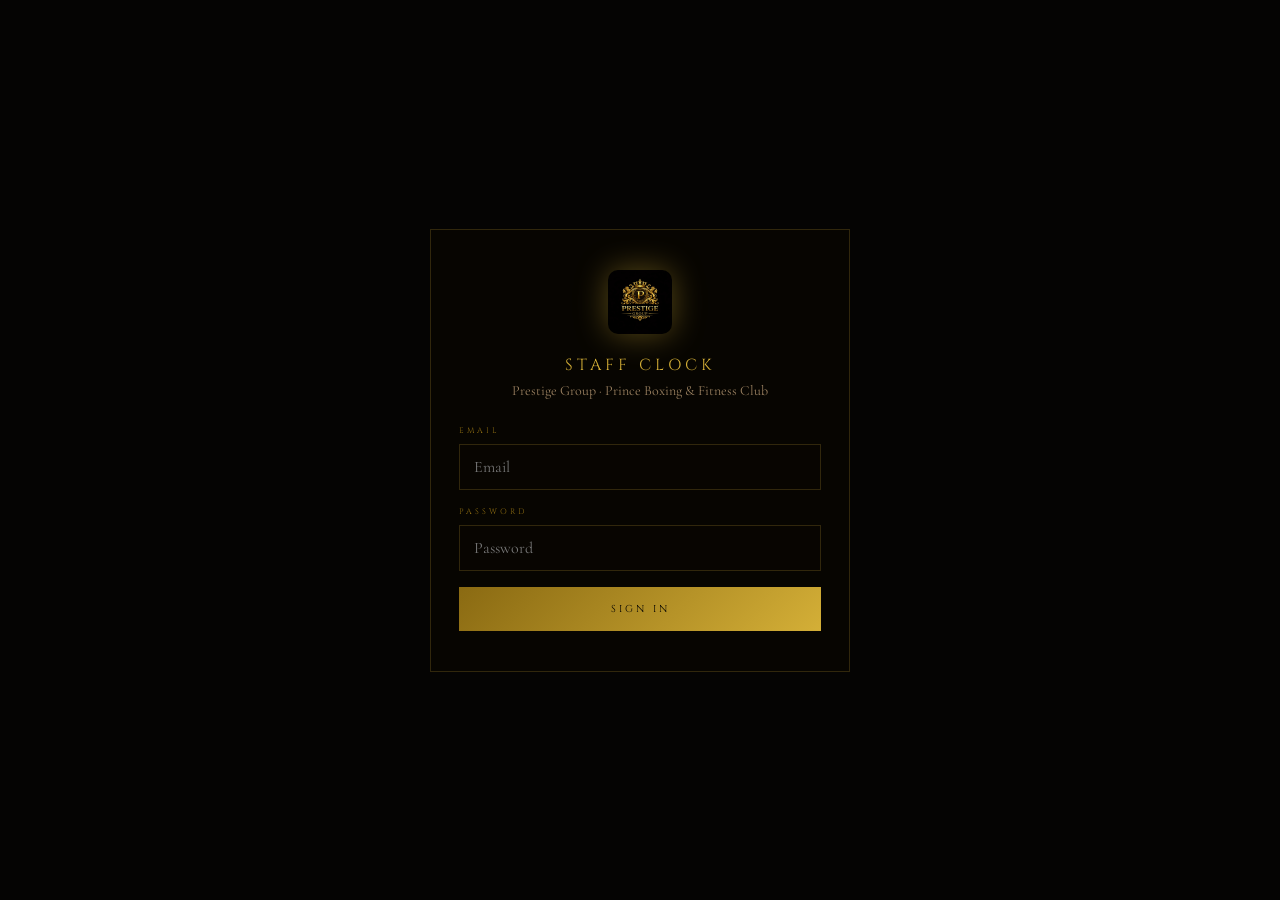
<file: clock.html>
<!DOCTYPE html>
<html lang="en">
<head>
<meta charset="UTF-8">
<meta name="viewport" content="width=device-width, initial-scale=1.0">
<meta name="robots" content="noindex">
<title>Staff Clock · Prestige Group</title>
<link href="https://fonts.googleapis.com/css2?family=Cormorant+Garamond:ital,wght@0,300;0,400;0,600;1,300;1,400&family=Cinzel:wght@400;600;700&display=swap" rel="stylesheet">
<style>
*, *::before, *::after { box-sizing: border-box; margin: 0; padding: 0; }
:root { --gold: #d4af37; --gold-dark: #8a6a12; --bg: #050403; --panel: rgba(8,6,2,0.92); }
body { font-family: 'Cormorant Garamond', serif; background: var(--bg); color: #e8d8a0; min-height: 100vh; }
.wrap { min-height: 100vh; display: flex; align-items: center; justify-content: center; padding: 24px 16px; }
.box { background: var(--panel); border: 1px solid rgba(212,175,55,0.2); padding: 40px 28px; width: 100%; max-width: 420px; text-align: center; }
.logo { width: 64px; height: 64px; border-radius: 10px; margin: 0 auto 20px; display: block; filter: drop-shadow(0 0 16px rgba(212,175,55,0.4)); }
.title { font-family: 'Cinzel', serif; font-size: 16px; letter-spacing: 4px; color: var(--gold); text-transform: uppercase; margin-bottom: 6px; }
.sub { font-size: 14px; color: #9a8060; margin-bottom: 26px; }
.field { text-align: left; margin-bottom: 16px; }
.field label { display: block; font-family: 'Cinzel', serif; font-size: 8px; letter-spacing: 3px; color: #8a6a12; text-transform: uppercase; margin-bottom: 8px; }
.field input { width: 100%; background: rgba(8,6,2,0.9); border: 1px solid rgba(212,175,55,0.2); color: #e8d8a0; font-family: 'Cormorant Garamond', serif; font-size: 16px; padding: 12px 14px; outline: none; }
.field input:focus { border-color: rgba(212,175,55,0.5); }
.btn { width: 100%; padding: 15px; background: linear-gradient(135deg, var(--gold-dark), var(--gold)); color: #000; font-family: 'Cinzel', serif; font-size: 10px; letter-spacing: 3px; text-transform: uppercase; border: none; cursor: pointer; }
.btn:disabled { opacity: 0.5; cursor: default; }
.btn-ghost { background: transparent; border: 1px solid rgba(212,175,55,0.25); color: rgba(212,175,55,0.6); margin-top: 22px; padding: 10px; font-size: 8px; }
.msg { margin-top: 14px; padding: 10px; font-size: 14px; display: none; }
.msg.err { display: block; border: 1px solid rgba(212,0,0,0.3); background: rgba(212,0,0,0.05); color: #ff6b6b; }
.msg.ok { display: block; border: 1px solid rgba(0,180,80,0.3); background: rgba(0,180,80,0.06); color: #4ade80; }
.who { font-family: 'Cinzel', serif; font-size: 13px; letter-spacing: 3px; color: #e8d8a0; text-transform: uppercase; margin-bottom: 4px; }
.state { font-size: 15px; color: #9a8060; margin-bottom: 22px; min-height: 22px; }
.state b { color: var(--gold); font-weight: 600; }
.punch { width: 190px; height: 190px; border-radius: 50%; border: 2px solid var(--gold); background: radial-gradient(circle at 50% 35%, rgba(212,175,55,0.22), rgba(212,175,55,0.05)); color: var(--gold); font-family: 'Cinzel', serif; font-size: 15px; letter-spacing: 4px; text-transform: uppercase; cursor: pointer; margin: 0 auto 8px; display: block; transition: box-shadow .3s; }
.punch:hover:not(:disabled) { box-shadow: 0 0 36px rgba(212,175,55,0.35); }
.punch.out { border-color: #f87171; color: #f87171; background: radial-gradient(circle at 50% 35%, rgba(248,113,113,0.2), rgba(248,113,113,0.04)); }
.punch:disabled { opacity: 0.5; cursor: default; }
.totals { display: grid; grid-template-columns: 1fr 1fr; gap: 3px; margin-top: 26px; }
.tot { background: rgba(212,175,55,0.04); border: 1px solid rgba(212,175,55,0.1); padding: 14px 8px; }
.tot .n { font-family: 'Cinzel', serif; font-size: 20px; color: var(--gold); margin-bottom: 4px; }
.tot .l { font-family: 'Cinzel', serif; font-size: 7px; letter-spacing: 2px; color: #8a6a12; text-transform: uppercase; }
.recent { margin-top: 24px; text-align: left; font-size: 14px; color: #b0a080; }
.recent h4 { font-family: 'Cinzel', serif; font-size: 8px; letter-spacing: 3px; color: #8a6a12; text-transform: uppercase; margin-bottom: 8px; }
.recent div.row { display: flex; justify-content: space-between; padding: 6px 0; border-bottom: 1px solid rgba(212,175,55,0.07); }
.note { font-size: 12px; color: #6f5c3a; margin-top: 18px; font-style: italic; }
#app { display: none; }
</style>
</head>
<body>
<div class="wrap">
  <div class="box">
    <img src="profilepic.png" class="logo" alt="Prestige Group">

    <!-- SIGN IN -->
    <div id="loginView">
      <div class="title">Staff Clock</div>
      <div class="sub">Prestige Group · Prince Boxing &amp; Fitness Club</div>
      <div class="field"><label for="email">Email</label><input type="email" id="email" autocomplete="username" placeholder="Email"></div>
      <div class="field"><label for="pass">Password</label><input type="password" id="pass" autocomplete="current-password" placeholder="Password" onkeydown="if(event.key==='Enter')signIn()"></div>
      <button class="btn" id="signInBtn" onclick="signIn()">Sign In</button>
      <div class="msg" id="loginMsg"></div>
    </div>

    <!-- CLOCK -->
    <div id="app">
      <div class="who" id="who">—</div>
      <div class="state" id="state">Loading…</div>
      <button class="punch" id="punchBtn" onclick="punch()" disabled>…</button>
      <div class="msg" id="msg"></div>

      <div class="totals">
        <div class="tot"><div class="n" id="tWeek">—</div><div class="l">This week</div></div>
        <div class="tot"><div class="n" id="tMonth">—</div><div class="l">This month</div></div>
      </div>

      <div class="recent"><h4>Recent</h4><div id="recent"></div></div>

      <div class="note" id="locNote"></div>
      <button class="btn btn-ghost" onclick="signOut()">Sign Out</button>
    </div>
  </div>
</div>

<script>
const SUPABASE_URL = 'https://hlohgbrvrusxsxbxltni.supabase.co';
const SUPABASE_KEY = 'eyJhbGciOiJIUzI1NiIsInR5cCI6IkpXVCJ9.eyJpc3MiOiJzdXBhYmFzZSIsInJlZiI6Imhsb2hnYnJ2cnVzeHN4YnhsdG5pIiwicm9sZSI6ImFub24iLCJpYXQiOjE3ODkwMjcxMjEsImV4cCI6MjEwNDYwMzEyMX0.Meh2AtqCweK-4yaqJ7-Uabtu2xKM68f3BgZ-EcBCkbE';

let session = null;
try { session = JSON.parse(sessionStorage.getItem('pgStaffSession') || 'null'); } catch (e) {}
const REQUIRE_LOCATION = false;   // set to true (and in the database function) to bring back the location check
let me = null, entries = [], tick = null;

function $(id) { return document.getElementById(id); }
function saveSession(s) {
  session = s;
  try { if (s) sessionStorage.setItem('pgStaffSession', JSON.stringify(s)); else sessionStorage.removeItem('pgStaffSession'); } catch (e) {}
}
function show(el, text, cls) { el.textContent = text; el.className = 'msg ' + cls; }
function hide(el) { el.className = 'msg'; el.textContent = ''; }

async function authRequest(grant, body) {
  const r = await fetch(SUPABASE_URL + '/auth/v1/token?grant_type=' + grant, {
    method: 'POST', headers: { 'Content-Type': 'application/json', 'apikey': SUPABASE_KEY }, body: JSON.stringify(body)
  });
  if (!r.ok) return null;
  const d = await r.json();
  return { access_token: d.access_token, refresh_token: d.refresh_token, expires_at: Date.now() + (d.expires_in - 60) * 1000 };
}

async function sb(path, opts) {
  opts = opts || {};
  if (!session) { signOut(); throw new Error('Not signed in'); }
  if (Date.now() > session.expires_at) {
    const s = await authRequest('refresh_token', { refresh_token: session.refresh_token });
    if (!s) { signOut(); throw new Error('Session expired'); }
    saveSession(s);
  }
  opts.headers = Object.assign({ 'Content-Type': 'application/json' }, opts.headers, { 'apikey': SUPABASE_KEY, 'Authorization': 'Bearer ' + session.access_token });
  const r = await fetch(SUPABASE_URL + path, opts);
  if (r.status === 401) signOut();
  return r;
}

async function signIn() {
  const btn = $('signInBtn'); hide($('loginMsg'));
  btn.disabled = true;
  let s = null;
  try { s = await authRequest('password', { email: $('email').value.trim(), password: $('pass').value }); } catch (e) {}
  btn.disabled = false;
  if (!s) { show($('loginMsg'), 'Incorrect email or password.', 'err'); return; }
  saveSession(s); $('pass').value = '';
  start();
}

function signOut() {
  saveSession(null); me = null; entries = [];
  if (tick) clearInterval(tick);
  $('app').style.display = 'none'; $('loginView').style.display = 'block';
}

async function start() {
  $('loginView').style.display = 'none'; $('app').style.display = 'block';
  $('state').textContent = 'Loading…'; $('punchBtn').disabled = true;
  try {
    const r = await sb('/rest/v1/staff?select=full_name,hourly_rate,active');
    const rows = await r.json();
    if (!Array.isArray(rows) || !rows.length) { signOut(); show($('loginMsg'), 'This login is not set up for clocking. Please ask your manager.', 'err'); return; }
    me = rows[0];
    if (REQUIRE_LOCATION) $('locNote').textContent = 'Your location is checked and saved each time you clock in or out. You must be at the workplace.';
    $('who').textContent = me.full_name;
    await loadEntries();
    if (tick) clearInterval(tick);
    tick = setInterval(render, 30000);
  } catch (e) { $('state').textContent = 'Could not load. Check your connection and refresh.'; }
}

async function loadEntries() {
  const from = new Date(); from.setDate(1); from.setHours(0, 0, 0, 0); from.setDate(from.getDate() - 8);
  const r = await sb('/rest/v1/time_entries?select=id,clock_in,clock_out&clock_in=gte.' + encodeURIComponent(from.toISOString()) + '&order=clock_in.desc');
  entries = await r.json();
  if (!Array.isArray(entries)) entries = [];
  render();
}

function fmtHM(ms) {
  const m = Math.max(0, Math.round(ms / 60000));
  return Math.floor(m / 60) + 'h ' + String(m % 60).padStart(2, '0') + 'm';
}
function entryMs(e, from, to) {
  const a = Math.max(new Date(e.clock_in).getTime(), from.getTime());
  const b = Math.min((e.clock_out ? new Date(e.clock_out) : new Date()).getTime(), to.getTime());
  return Math.max(0, b - a);
}
function weekStart() {
  const d = new Date(); d.setHours(0, 0, 0, 0);
  d.setDate(d.getDate() - ((d.getDay() + 6) % 7));
  return d;
}

function render() {
  if (!me) return;
  const open = entries.find(e => !e.clock_out);
  const btn = $('punchBtn');
  btn.disabled = false;
  if (open) {
    btn.textContent = 'Clock Out'; btn.className = 'punch out';
    $('state').innerHTML = 'Clocked in since <b>' + new Date(open.clock_in).toLocaleTimeString('en-GB', { hour: '2-digit', minute: '2-digit' }) + '</b> · ' + fmtHM(Date.now() - new Date(open.clock_in).getTime());
  } else {
    btn.textContent = 'Clock In'; btn.className = 'punch';
    $('state').textContent = 'You are clocked out';
  }
  const now = new Date(), far = new Date(now.getTime() + 864e5);
  const ws = weekStart(), ms = new Date(now.getFullYear(), now.getMonth(), 1);
  $('tWeek').textContent = fmtHM(entries.reduce((s, e) => s + entryMs(e, ws, far), 0));
  $('tMonth').textContent = fmtHM(entries.reduce((s, e) => s + entryMs(e, ms, far), 0));
  $('recent').innerHTML = entries.slice(0, 5).map(e => {
    const a = new Date(e.clock_in), b = e.clock_out ? new Date(e.clock_out) : null;
    const t = d => d.toLocaleTimeString('en-GB', { hour: '2-digit', minute: '2-digit' });
    return '<div class="row"><span>' + a.toLocaleDateString('en-GB') + '</span><span>' + t(a) + ' – ' + (b ? t(b) : 'now') + '</span></div>';
  }).join('') || '<div class="row"><span>No records yet</span></div>';
}

function getPosition() {
  return new Promise((resolve, reject) => {
    if (!navigator.geolocation) return reject(new Error('This phone or browser cannot share its location.'));
    navigator.geolocation.getCurrentPosition(resolve, err => {
      const detail = ' (code ' + err.code + (err.message ? ': ' + err.message : '') + ')';
      reject(new Error((err.code === 1
        ? 'Location is blocked. Allow location for this page in your browser and in Windows or phone settings, then try again.'
        : err.code === 3
          ? 'Getting your location took too long. Try again near a window or outside.'
          : 'Could not get your location. Check that location is switched on for this device.') + detail));
    }, { enableHighAccuracy: true, timeout: 20000, maximumAge: 0 });
  });
}

async function punch() {
  const btn = $('punchBtn'), msg = $('msg');
  hide(msg); btn.disabled = true;
  const label = btn.textContent;
  try {
    let body = {};
    if (REQUIRE_LOCATION) {
      btn.textContent = 'Checking location…';
      const pos = await getPosition();
      body = { p_lat: pos.coords.latitude, p_lng: pos.coords.longitude, p_acc: pos.coords.accuracy };
    }
    const r = await sb('/rest/v1/rpc/punch', { method: 'POST', body: JSON.stringify(body) });
    const d = await r.json();
    if (!r.ok) { show(msg, d.message || 'Something went wrong. Please try again.', 'err'); btn.textContent = label; btn.disabled = false; return; }
    show(msg, d.status === 'in' ? 'You are clocked in. Have a good shift!' : 'You are clocked out. See you next time!', 'ok');
    await loadEntries();
  } catch (e) {
    show(msg, e.message || 'Something went wrong. Please try again.', 'err');
    btn.textContent = label; btn.disabled = false;
  }
}

if (session) start();
</script>
</body>
</html>
</file>
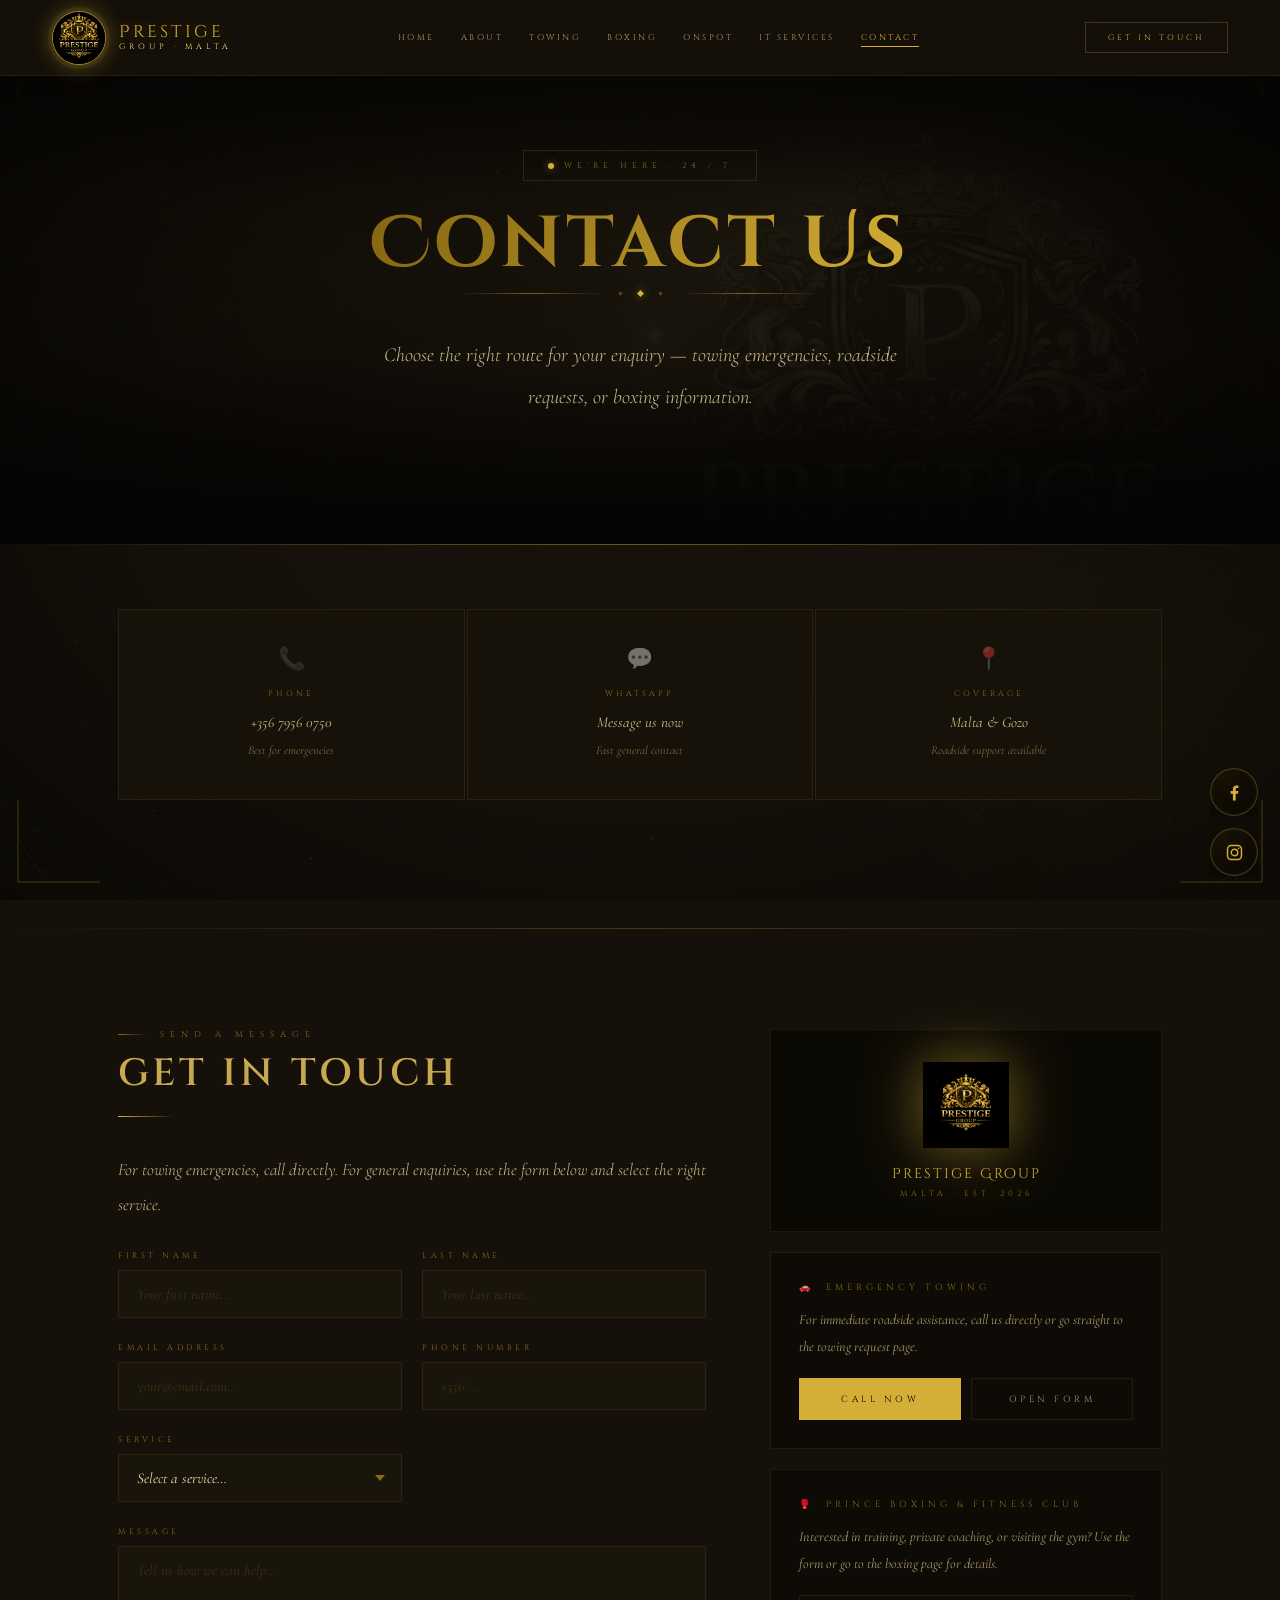
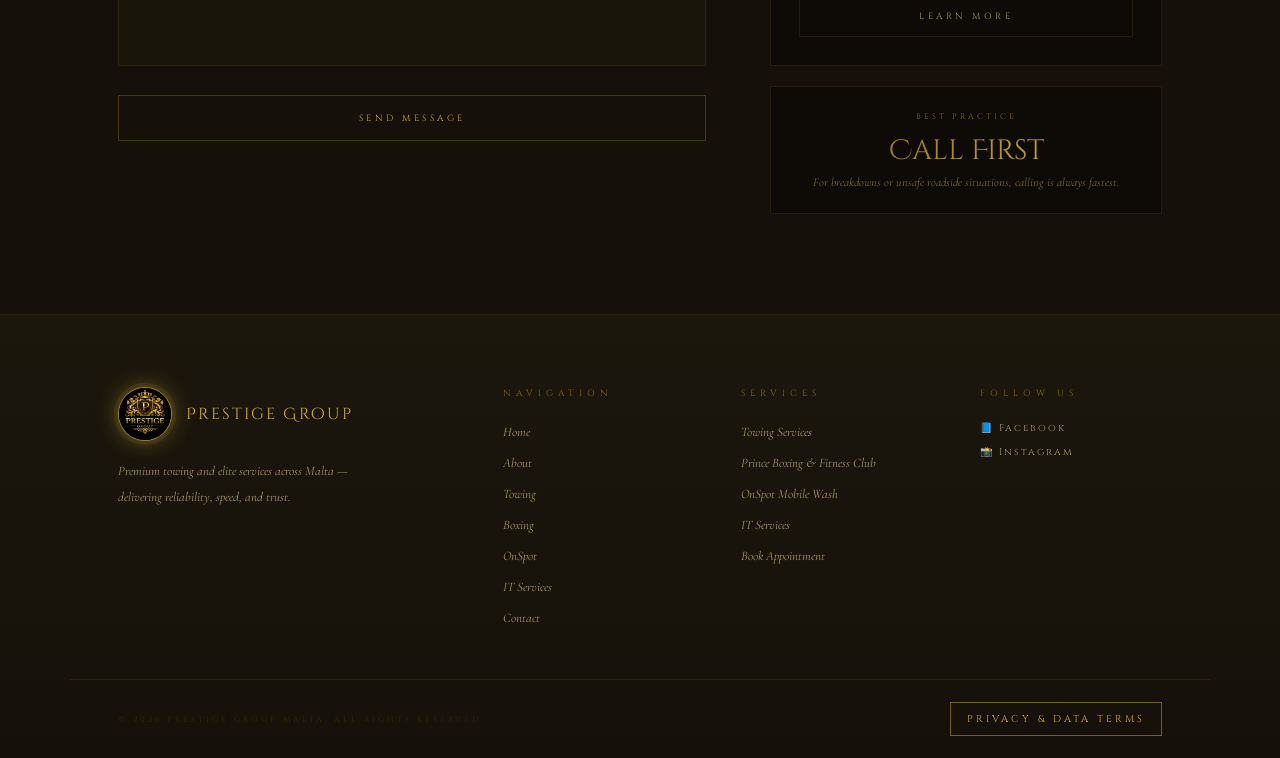
<file: contact.html>
<!DOCTYPE html>
<html lang="en">
<head>
<meta charset="UTF-8">
<meta name="viewport" content="width=device-width, initial-scale=1.0">
<meta name="theme-color" content="#050403">
<title>Contact · Prestige Group Malta</title>
<meta name="description" content="Contact Prestige Group Malta — 24/7 emergency towing, Prince Boxing & Fitness Club enquiries, WhatsApp, and general contact across Malta and Gozo.">
<link rel="canonical" href="https://prestigegroup.mt/contact.html">

<meta property="og:type" content="website">
<meta property="og:site_name" content="Prestige Group Malta">
<meta property="og:title" content="Contact · Prestige Group Malta">
<meta property="og:description" content="Call, WhatsApp, or message Prestige Group — the right route for your enquiry.">
<meta property="og:image" content="Coverphoto.png">

<link rel="icon" type="image/png" href="profilepic.png">
<link rel="apple-touch-icon" href="profilepic.png">
<link rel="preconnect" href="https://fonts.googleapis.com">
<link rel="preconnect" href="https://fonts.gstatic.com" crossorigin>
<link rel="stylesheet" href="style.css">
</head>
<body>
<div class="page" id="main-content" role="main">

  <section class="hero" style="min-height:52vh;">
    <div class="hero-bg" aria-hidden="true">
      <img src="Coverphoto.png" alt="" style="filter:saturate(.35) brightness(.3);" fetchpriority="high">
      <div class="hero-bg-grad"></div>
    </div>
    <div class="hero-content">
      <div style="display:inline-flex;align-items:center;gap:10px;border:1px solid rgba(212,175,55,.15);padding:9px 24px;margin-bottom:28px;animation:fadeUp 1.4s cubic-bezier(0.22,1,0.36,1) both .2s;opacity:0;">
        <span style="width:6px;height:6px;background:#d4af37;border-radius:50%;animation:blink 2s ease-in-out infinite;display:block;box-shadow:0 0 8px rgba(212,175,55,.6);"></span>
        <span style="font-family:'Cinzel',serif;font-size:8px;letter-spacing:5px;color:#8a6a12;text-transform:uppercase;">We're Here · 24 / 7</span>
      </div>
      <h1 class="hero-name" style="font-size:clamp(36px,6vw,72px);animation-delay:.35s;">Contact Us</h1>
      <div class="hero-rule" style="animation-delay:.5s;">
        <div class="hero-rule-line"></div>
        <div class="gem gem--s"></div><div class="gem"></div><div class="gem gem--s"></div>
        <div class="hero-rule-line"></div>
      </div>
      <p class="hero-body" style="animation-delay:.65s;">Choose the right route for your enquiry — towing emergencies, roadside requests, or boxing information.</p>
    </div>
  </section>

  <div class="hr hr--heavy"></div>

  <section class="section--sm">
    <div class="wrap">
      <div class="contact-info-cards reveal">
        <div class="ci-card">
          <div class="ci-icon" aria-hidden="true">📞</div>
          <div class="ci-label">Phone</div>
          <div class="ci-val"><a href="tel:+35679560750">+356 7956 0750</a><br><span style="font-size:12px;color:#7a6a42;">Best for emergencies</span></div>
        </div>
        <div class="ci-card">
          <div class="ci-icon" aria-hidden="true">💬</div>
          <div class="ci-label">WhatsApp</div>
          <div class="ci-val"><a href="https://wa.me/35679560750" target="_blank" rel="noopener">Message us now</a><br><span style="font-size:12px;color:#7a6a42;">Fast general contact</span></div>
        </div>
        <div class="ci-card">
          <div class="ci-icon" aria-hidden="true">📍</div>
          <div class="ci-label">Coverage</div>
          <div class="ci-val">Malta &amp; Gozo<br><span style="font-size:12px;color:#7a6a42;">Roadside support available</span></div>
        </div>
      </div>
    </div>
  </section>

  <div class="hr"></div>

  <section class="section">
    <div class="wrap">
      <div class="contact-grid">

        <div class="reveal reveal-l">
          <div class="eyebrow">Send a Message</div>
          <h2 class="heading">Get In Touch</h2>
          <div class="heading-rule"></div>
          <p class="body-text" style="margin-bottom:28px;">For towing emergencies, call directly. For general enquiries, use the form below and select the right service.</p>

          <form id="contactForm" novalidate>
            <div class="form-row">
              <div class="form-field">
                <label class="form-label" for="cf-first">First Name</label>
                <input class="form-input" id="cf-first" type="text" name="first_name" placeholder="Your first name…" autocomplete="given-name" required>
              </div>
              <div class="form-field">
                <label class="form-label" for="cf-last">Last Name</label>
                <input class="form-input" id="cf-last" type="text" name="last_name" placeholder="Your last name…" autocomplete="family-name" required>
              </div>
            </div>
            <div class="form-row">
              <div class="form-field">
                <label class="form-label" for="cf-email">Email Address</label>
                <input class="form-input" id="cf-email" type="email" name="email" placeholder="your@email.com…" autocomplete="email" required>
              </div>
              <div class="form-field">
                <label class="form-label" for="cf-phone">Phone Number</label>
                <input class="form-input" id="cf-phone" type="tel" name="phone" placeholder="+356 …" autocomplete="tel">
              </div>
            </div>
            <div class="form-row">
              <div class="form-field">
                <label class="form-label" for="contactServiceSelect">Service</label>
                <select class="form-input form-select" name="service" id="contactServiceSelect" required>
                  <option value="" disabled selected>Select a service…</option>
                  <option value="towing">Towing &amp; Recovery</option>
                  <option value="boxing">Prince Boxing & Fitness Club</option>
                  <option value="onspot">OnSpot Mobile Wash</option>
                  <option value="it">IT Services</option>
                  <option value="general">General Enquiry</option>
                </select>
              </div>
              <div class="form-field contact-urgent-field" id="contactUrgentField" style="display:none;">
                <label class="form-label" for="cf-urgency">Urgency</label>
                <select class="form-input form-select" id="cf-urgency" name="urgency">
                  <option value="" disabled selected>Select urgency…</option>
                  <option>Emergency</option>
                  <option>As Soon As Possible</option>
                  <option>General Enquiry</option>
                </select>
              </div>
            </div>
            <div class="form-row contact-towing-row" id="contactTowingRow" style="display:none;">
              <div class="form-field">
                <label class="form-label" for="cf-pickup">Pickup Location</label>
                <input class="form-input" id="cf-pickup" type="text" name="pickup_location" placeholder="Road, town, landmark…">
              </div>
              <div class="form-field">
                <label class="form-label" for="cf-vehicle">Vehicle Type</label>
                <input class="form-input" id="cf-vehicle" type="text" name="vehicle_type" placeholder="Car, van, motorcycle…">
              </div>
            </div>
            <div class="form-field">
              <label class="form-label" for="cf-message">Message</label>
              <textarea class="form-input" id="cf-message" rows="5" name="message" placeholder="Tell us how we can help…" required></textarea>
            </div>
            <button type="submit" class="btn btn--gold form-submit" style="width:100%;justify-content:center;padding:16px 34px;">
              <span>Send Message</span>
            </button>
          </form>
        </div>

        <div class="reveal reveal-r d2 contact-sidebar">
          <div class="sidebar-logo-card">
            <img src="profilepic.png" alt="Prestige Group crest" loading="lazy">
            <div class="sidebar-logo-name">Prestige Group</div>
            <div class="sidebar-logo-sub">Malta · Est. 2026</div>
          </div>

          <div class="sidebar-block">
            <div class="sidebar-block-title"><span aria-hidden="true">🚗</span> &nbsp;Emergency Towing</div>
            <p class="sidebar-block-body">For immediate roadside assistance, call us directly or go straight to the towing request page.</p>
            <div style="display:flex;gap:10px;flex-wrap:wrap;">
              <a href="tel:+35679560750" class="btn btn--solid" style="flex:1;justify-content:center;padding:14px;display:flex;">
                <span>Call Now</span>
              </a>
              <a href="towing.html#request-recovery" class="btn btn--dark" style="flex:1;justify-content:center;padding:14px;display:flex;">
                <span>Open Form</span>
              </a>
            </div>
          </div>

          <div class="sidebar-block">
            <div class="sidebar-block-title"><span aria-hidden="true">🥊</span> &nbsp;Prince Boxing &amp; Fitness Club</div>
            <p class="sidebar-block-body">Interested in training, private coaching, or visiting the gym? Use the form or go to the boxing page for details.</p>
            <a href="boxing.html" class="btn btn--dark" style="width:100%;justify-content:center;padding:14px;display:flex;">
              <span>Learn More</span>
            </a>
          </div>

          <div style="border:1px solid rgba(212,175,55,.1);padding:24px;text-align:center;background:rgba(8,6,2,.5);">
            <div style="font-family:'Cinzel',serif;font-size:8px;letter-spacing:3px;color:#8a6a12;text-transform:uppercase;margin-bottom:10px;">Best Practice</div>
            <div style="font-family:'Cinzel Decorative',serif;font-size:28px;background:linear-gradient(120deg,#8a6a12,#d4af37,#f5e27a);background-size:200% auto;-webkit-background-clip:text;background-clip:text;-webkit-text-fill-color:transparent;animation:shimmer 4s linear infinite;">Call First</div>
            <div style="font-size:12px;font-style:italic;color:#7a6a42;margin-top:6px;">For breakdowns or unsafe roadside situations, calling is always fastest.</div>
          </div>
        </div>

      </div>
    </div>
  </section>

</div>
<style>@keyframes blink{0%,100%{opacity:1}50%{opacity:.3}}</style>
<script src="shared-layout.js"></script>
<script src="main.js"></script>
</body>
</html>
</file>
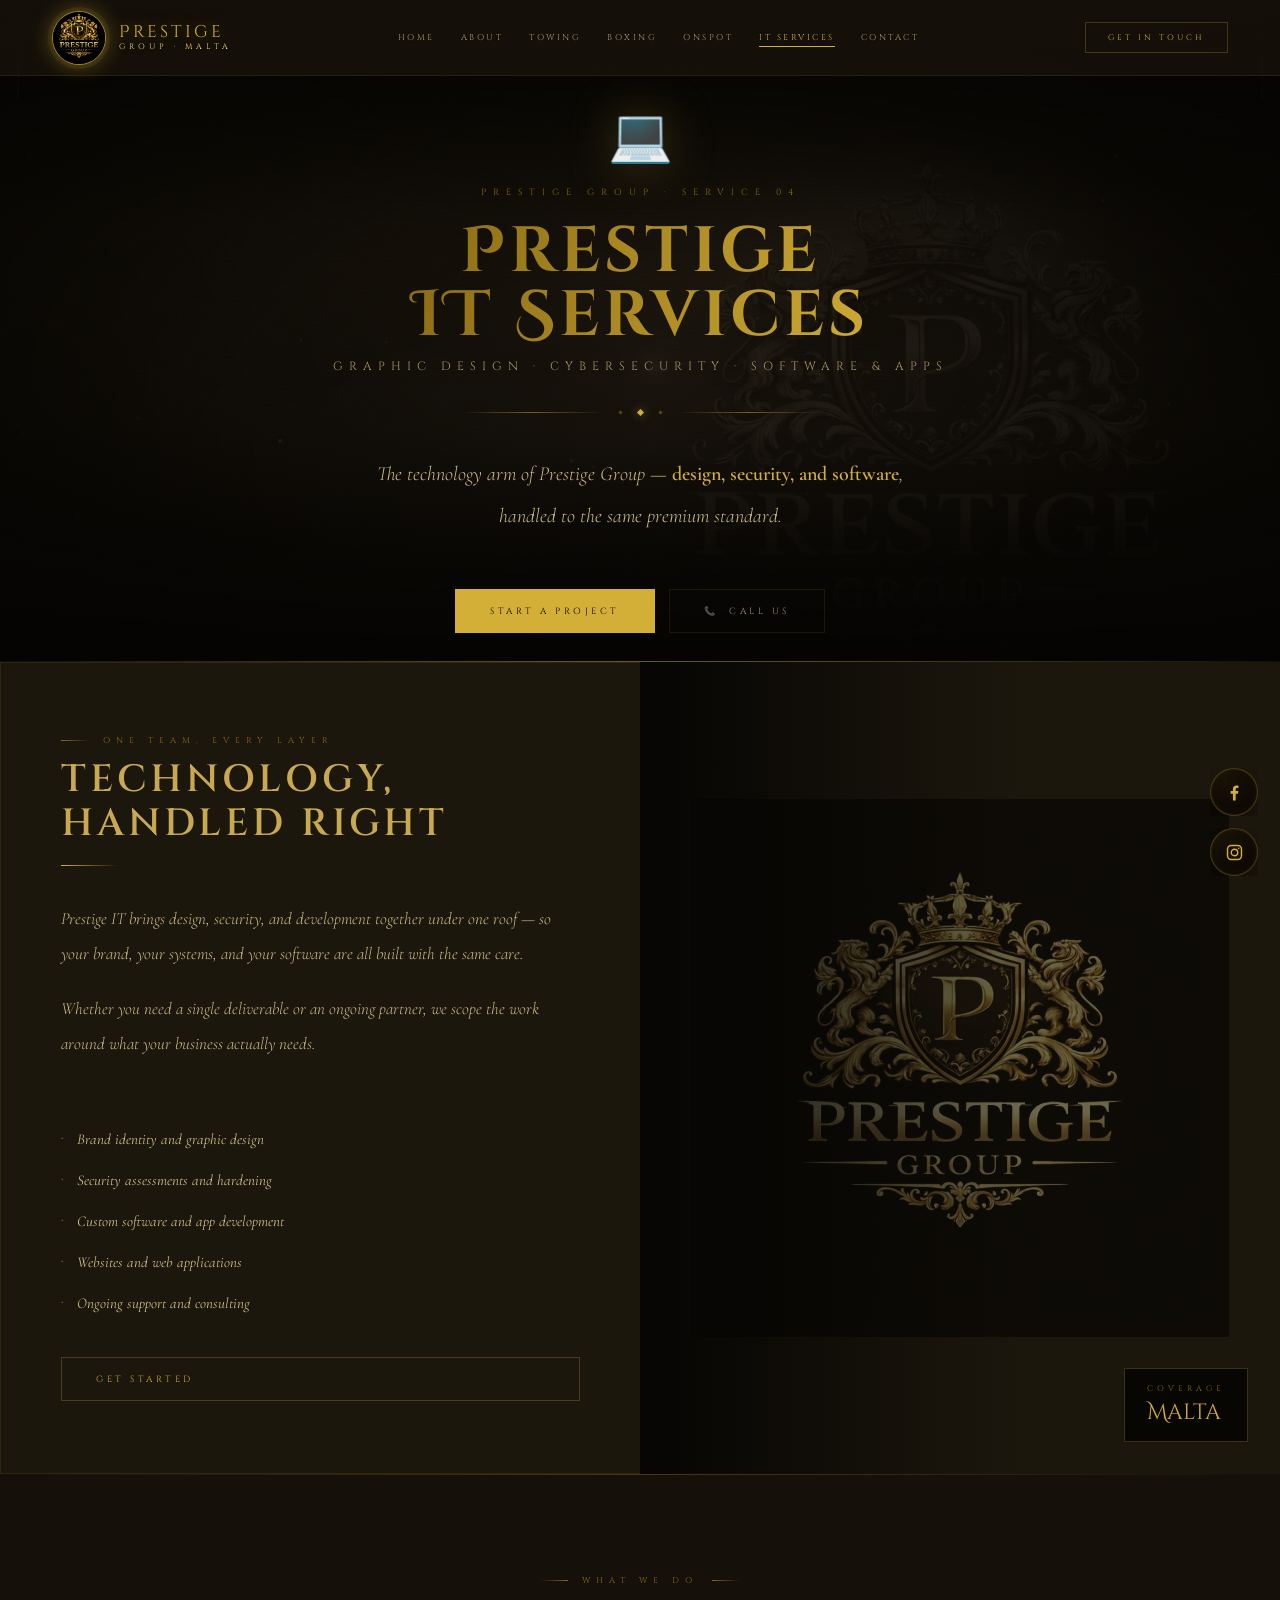
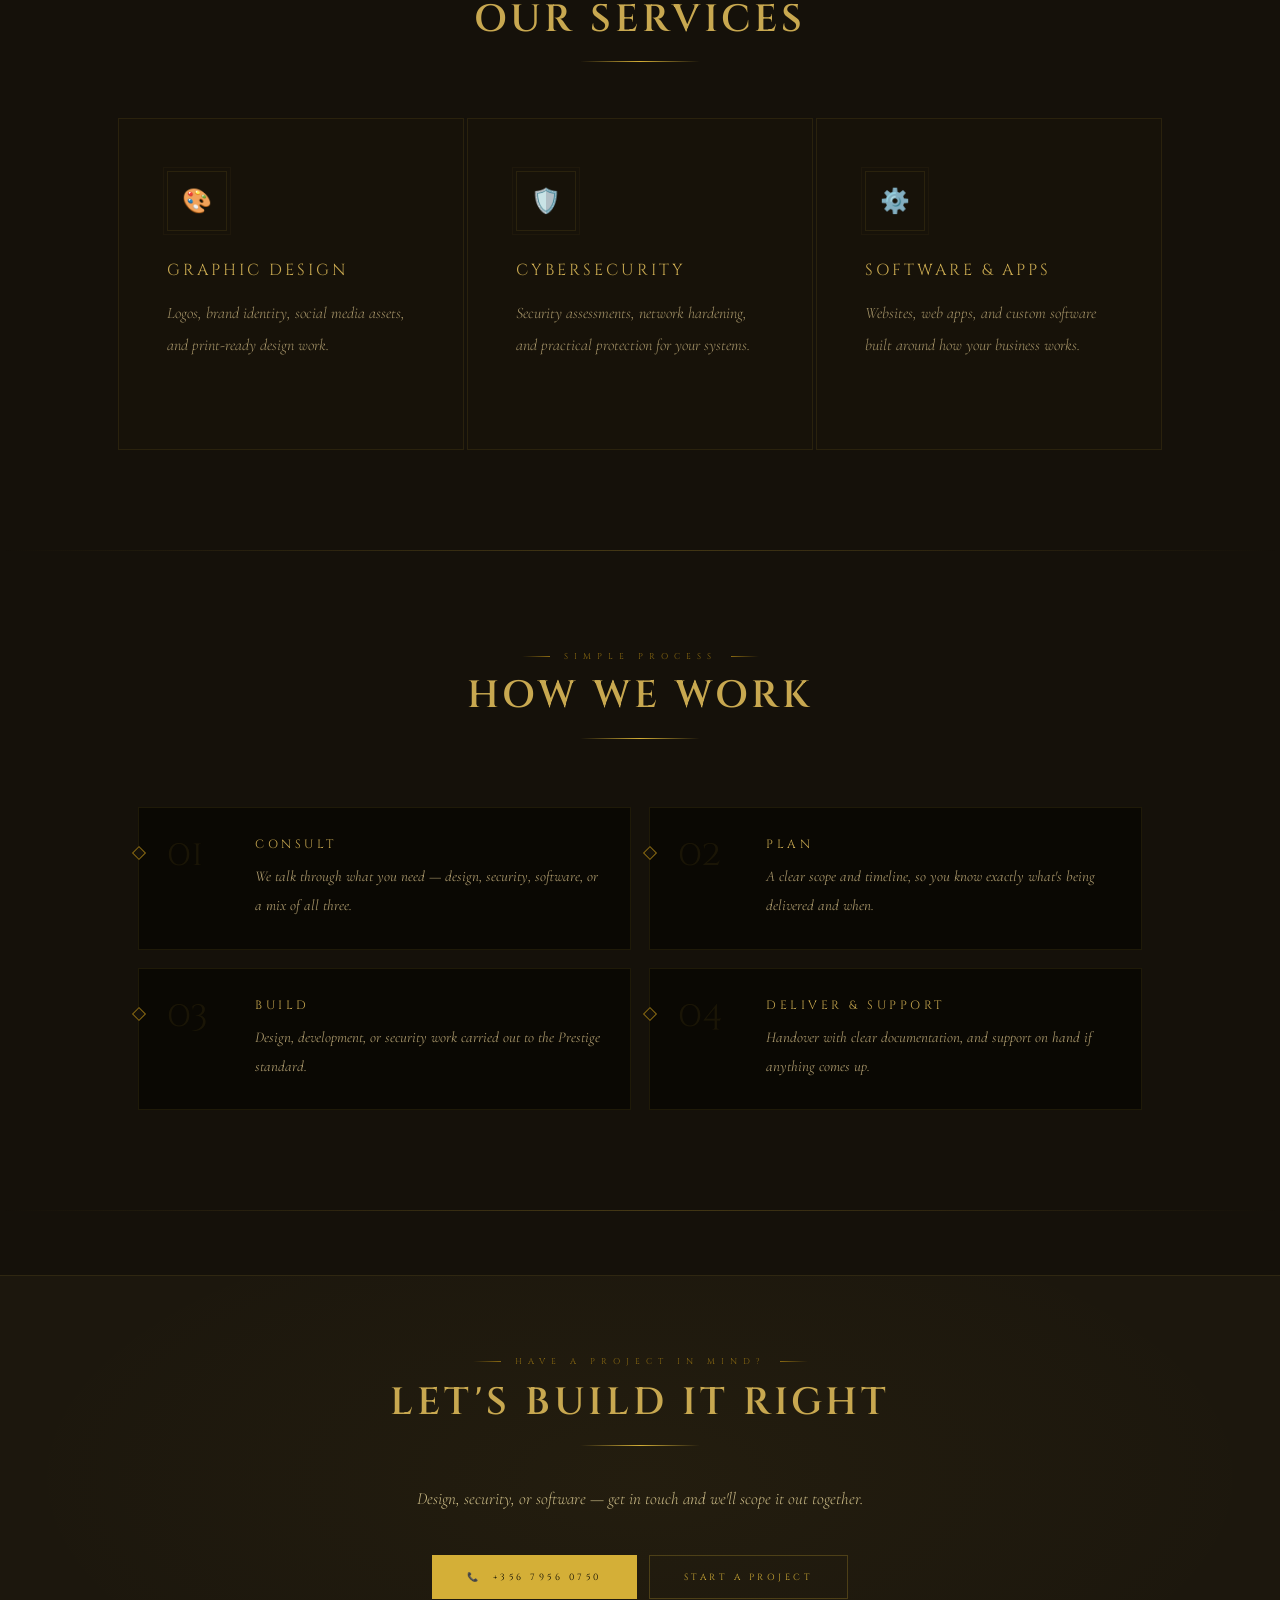
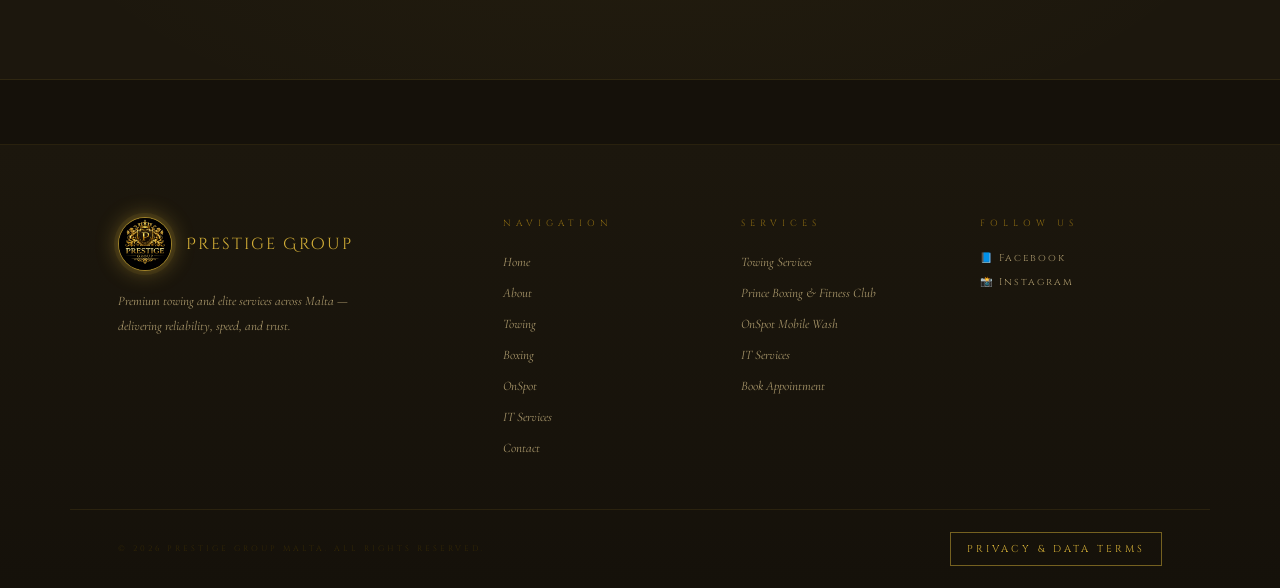
<file: it-services.html>
<!DOCTYPE html>
<html lang="en">
<head>
<meta charset="UTF-8">
<meta name="viewport" content="width=device-width, initial-scale=1.0">
<meta name="theme-color" content="#050403">
<title>IT Services · Prestige Group Malta</title>
<meta name="description" content="Prestige Group IT — graphic design, cybersecurity, and software & app development across Malta. One trusted name for your technology needs.">
<link rel="canonical" href="https://prestigegroup.mt/it-services.html">

<meta property="og:type" content="website">
<meta property="og:site_name" content="Prestige Group Malta">
<meta property="og:title" content="IT Services · Prestige Group Malta">
<meta property="og:description" content="Graphic design, cybersecurity, and software & app development — under the Prestige standard.">
<meta property="og:image" content="Coverphoto.png">
<meta name="twitter:card" content="summary_large_image">

<link rel="icon" type="image/png" href="profilepic.png">
<link rel="apple-touch-icon" href="profilepic.png">
<link rel="preconnect" href="https://fonts.googleapis.com">
<link rel="preconnect" href="https://fonts.gstatic.com" crossorigin>
<link rel="stylesheet" href="style.css">

<script type="application/ld+json">
{
  "@context": "https://schema.org",
  "@type": "ProfessionalService",
  "name": "Prestige Group IT Services",
  "description": "Graphic design, cybersecurity, and software & app development across Malta.",
  "url": "https://prestigegroup.mt/it-services.html",
  "telephone": "+356 7956 0750",
  "areaServed": ["Malta", "Gozo"]
}
</script>
</head>
<body>
<div class="page" id="main-content" role="main">

  <!-- HERO -->
  <section class="hero" style="min-height:65vh;">
    <div class="hero-bg" aria-hidden="true">
      <img src="Coverphoto.png" alt="" style="filter:saturate(.3) brightness(.35) hue-rotate(-8deg);" fetchpriority="high">
      <div class="hero-bg-grad"></div>
    </div>
    <div class="hero-content">
      <div aria-hidden="true" style="font-size:52px;margin-bottom:18px;animation:fadeUp 1.2s cubic-bezier(0.22,1,0.36,1) both .15s;opacity:0;filter:drop-shadow(0 0 24px rgba(212,175,55,.25));">💻</div>
      <div class="hero-kicker" style="animation-delay:.3s;">Prestige Group · Service 04</div>
      <h1 class="hero-name" style="font-size:clamp(30px,5.5vw,64px);animation-delay:.45s;">Prestige<br>IT Services</h1>
      <div class="hero-tagline-sub" style="animation-delay:.6s;">Graphic Design · Cybersecurity · Software &amp; Apps</div>
      <div class="hero-rule" style="animation-delay:.75s;">
        <div class="hero-rule-line"></div>
        <div class="gem gem--s"></div><div class="gem"></div><div class="gem gem--s"></div>
        <div class="hero-rule-line"></div>
      </div>
      <p class="hero-body" style="animation-delay:.9s;">The technology arm of Prestige Group — <span class="ac">design, security, and software</span>, handled to the same premium standard.</p>
      <div class="hero-actions" style="animation-delay:1.05s;">
        <a href="contact.html" class="btn btn--solid"><span>Start a Project</span></a>
        <a href="tel:+35679560750" class="btn btn--dark" aria-label="Call Prestige IT"><span><span aria-hidden="true">📞 &nbsp;</span>Call Us</span></a>
      </div>
    </div>
  </section>

  <div class="hr hr--heavy"></div>

  <!-- FEATURE BAND -->
  <div class="feature-band feature-band--rev reveal">
    <div class="feature-band-visual">
      <img src="profilepic.png" alt="Prestige Group crest" style="object-fit:contain;padding:8%;background:#08060200;" loading="lazy">
      <div class="feature-band-visual-overlay" aria-hidden="true"></div>
      <div class="feature-band-visual-badge" style="right:32px;left:auto;">
        <div class="feature-band-visual-badge-label">Coverage</div>
        <div class="feature-band-visual-badge-val">Malta</div>
      </div>
    </div>
    <div class="feature-band-content">
      <div class="eyebrow">One Team, Every Layer</div>
      <h2 class="heading">Technology, Handled Right</h2>
      <div class="heading-rule"></div>
      <p class="body-text" style="margin-bottom:20px;">Prestige IT brings design, security, and development together under one roof — so your brand, your systems, and your software are all built with the same care.</p>
      <p class="body-text" style="margin-bottom:36px;">Whether you need a single deliverable or an ongoing partner, we scope the work around what your business actually needs.</p>
      <ul class="feature-list">
        <li>Brand identity and graphic design</li>
        <li>Security assessments and hardening</li>
        <li>Custom software and app development</li>
        <li>Websites and web applications</li>
        <li>Ongoing support and consulting</li>
      </ul>
      <a href="contact.html" class="btn btn--gold"><span>Get Started</span></a>
    </div>
  </div>

  <div class="hr"></div>

  <!-- SERVICES -->
  <section class="section">
    <div class="wrap">
      <div style="text-align:center;margin-bottom:56px;" class="reveal">
        <div class="eyebrow eyebrow--center">What We Do</div>
        <h2 class="heading">Our Services</h2>
        <div class="heading-rule heading-rule--center"></div>
      </div>
      <div style="display:grid;grid-template-columns:repeat(auto-fit,minmax(240px,1fr));gap:3px;">
        <div class="svc-card reveal d1">
          <div class="svc-card-inner">
            <div class="svc-card-icon-wrap"><span class="svc-card-icon" aria-hidden="true">🎨</span></div>
            <div class="svc-card-title">Graphic Design</div>
            <p class="svc-card-desc">Logos, brand identity, social media assets, and print-ready design work.</p>
          </div>
        </div>
        <div class="svc-card reveal d2">
          <div class="svc-card-inner">
            <div class="svc-card-icon-wrap"><span class="svc-card-icon" aria-hidden="true">🛡️</span></div>
            <div class="svc-card-title">Cybersecurity</div>
            <p class="svc-card-desc">Security assessments, network hardening, and practical protection for your systems.</p>
          </div>
        </div>
        <div class="svc-card reveal d3">
          <div class="svc-card-inner">
            <div class="svc-card-icon-wrap"><span class="svc-card-icon" aria-hidden="true">⚙️</span></div>
            <div class="svc-card-title">Software &amp; Apps</div>
            <p class="svc-card-desc">Websites, web apps, and custom software built around how your business works.</p>
          </div>
        </div>
      </div>
    </div>
  </section>

  <div class="hr"></div>

  <!-- PROCESS -->
  <section class="section">
    <div class="wrap" style="max-width:1100px;">
      <div style="text-align:center;margin-bottom:68px;" class="reveal">
        <div class="eyebrow eyebrow--center">Simple Process</div>
        <h2 class="heading">How We Work</h2>
        <div class="heading-rule heading-rule--center"></div>
      </div>
      <div class="process reveal d1 process-grid-updated">
        <div class="process-step process-step-card">
          <div class="process-num">01</div>
          <div>
            <div class="process-title">Consult</div>
            <p class="process-body">We talk through what you need — design, security, software, or a mix of all three.</p>
          </div>
        </div>
        <div class="process-step process-step-card">
          <div class="process-num">02</div>
          <div>
            <div class="process-title">Plan</div>
            <p class="process-body">A clear scope and timeline, so you know exactly what's being delivered and when.</p>
          </div>
        </div>
        <div class="process-step process-step-card">
          <div class="process-num">03</div>
          <div>
            <div class="process-title">Build</div>
            <p class="process-body">Design, development, or security work carried out to the Prestige standard.</p>
          </div>
        </div>
        <div class="process-step process-step-card">
          <div class="process-num">04</div>
          <div>
            <div class="process-title">Deliver &amp; Support</div>
            <p class="process-body">Handover with clear documentation, and support on hand if anything comes up.</p>
          </div>
        </div>
      </div>
    </div>
  </section>

  <div class="hr"></div>

  <!-- CTA -->
  <section class="section--sm">
    <div class="cta-band reveal">
      <div class="cta-band-bg"></div>
      <div class="wrap" style="position:relative;z-index:2;text-align:center;">
        <div class="eyebrow eyebrow--center" style="margin-bottom:14px;">Have A Project In Mind?</div>
        <h2 class="heading" style="text-align:center;">Let's Build It Right</h2>
        <div class="heading-rule heading-rule--center"></div>
        <p class="body-text" style="max-width:480px;margin:0 auto 38px;">Design, security, or software — get in touch and we'll scope it out together.</p>
        <div style="display:flex;gap:12px;justify-content:center;flex-wrap:wrap;">
          <a href="tel:+35679560750" class="btn btn--solid" aria-label="Call +356 7956 0750"><span><span aria-hidden="true">📞 &nbsp;</span>+356 7956 0750</span></a>
          <a href="contact.html" class="btn btn--gold"><span>Start a Project</span></a>
        </div>
      </div>
    </div>
  </section>

</div>

<script src="shared-layout.js"></script>
<script src="main.js"></script>
</body>
</html>
</file>
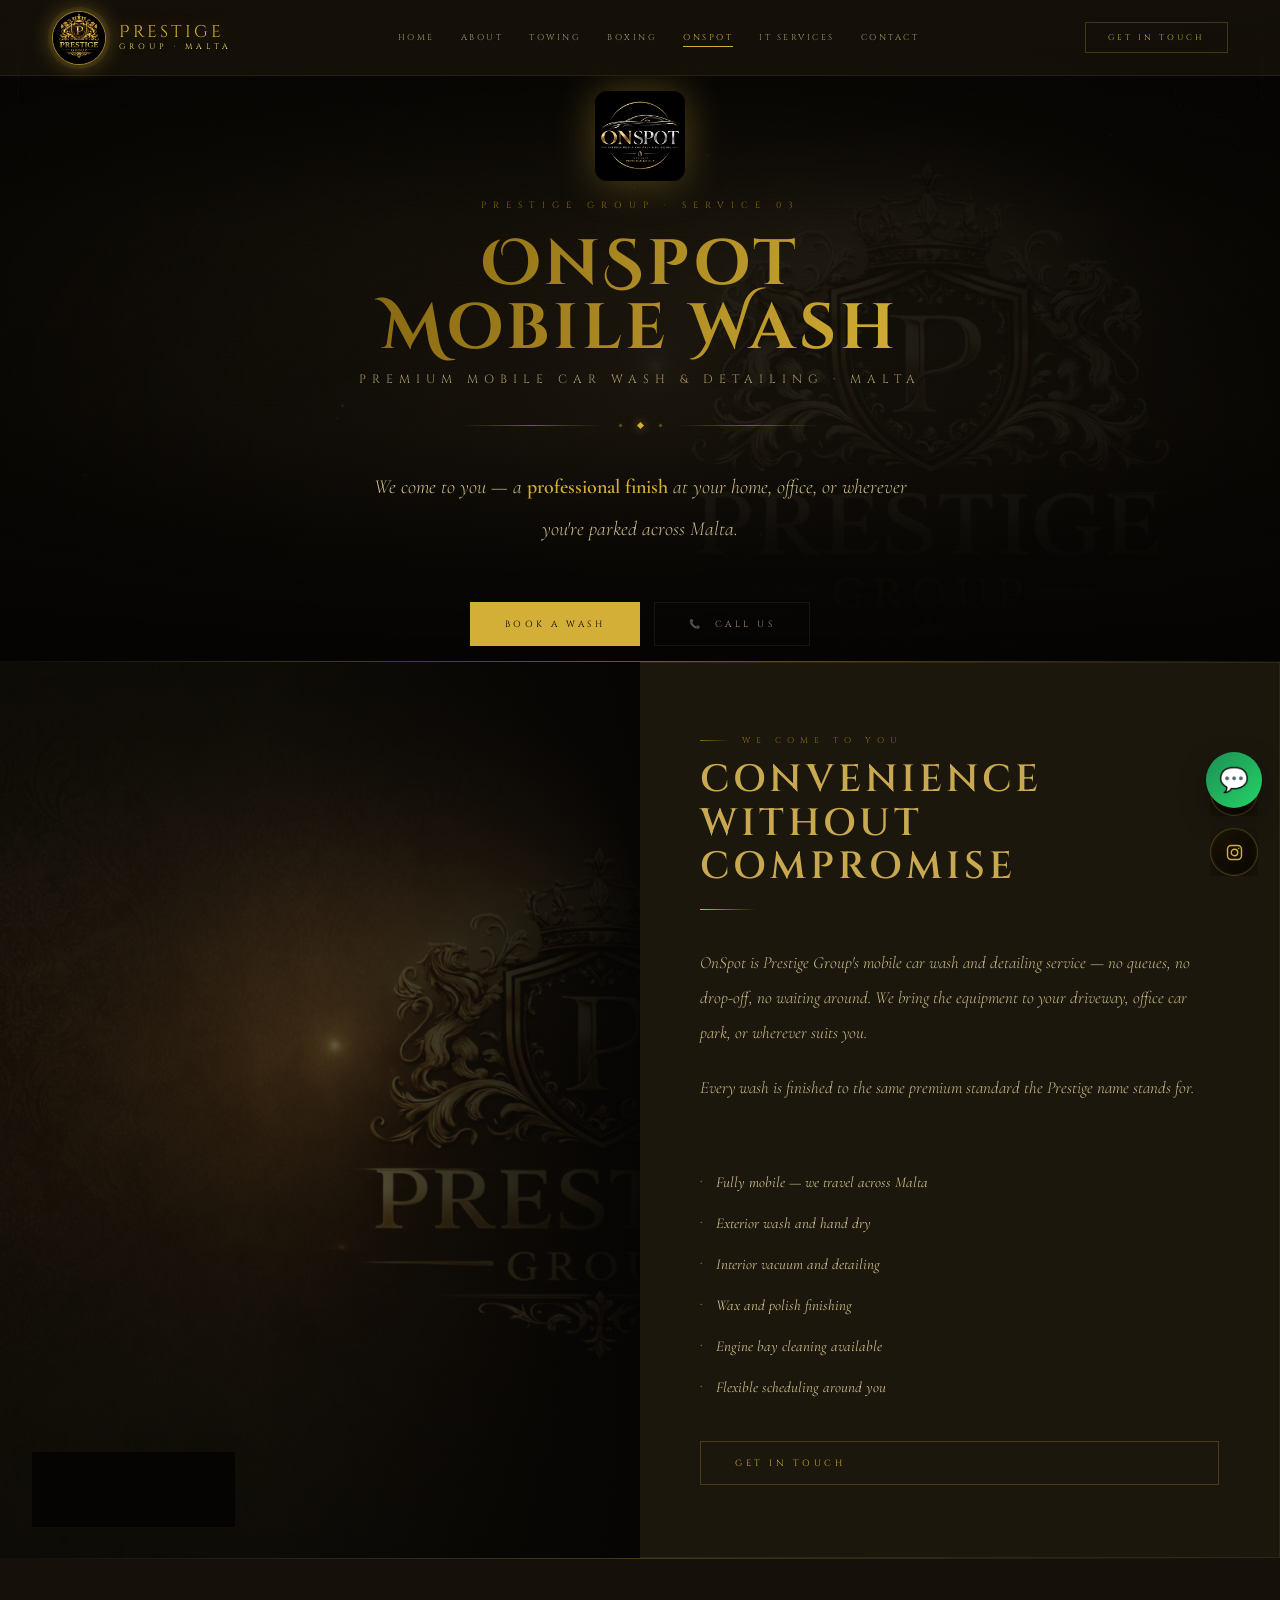
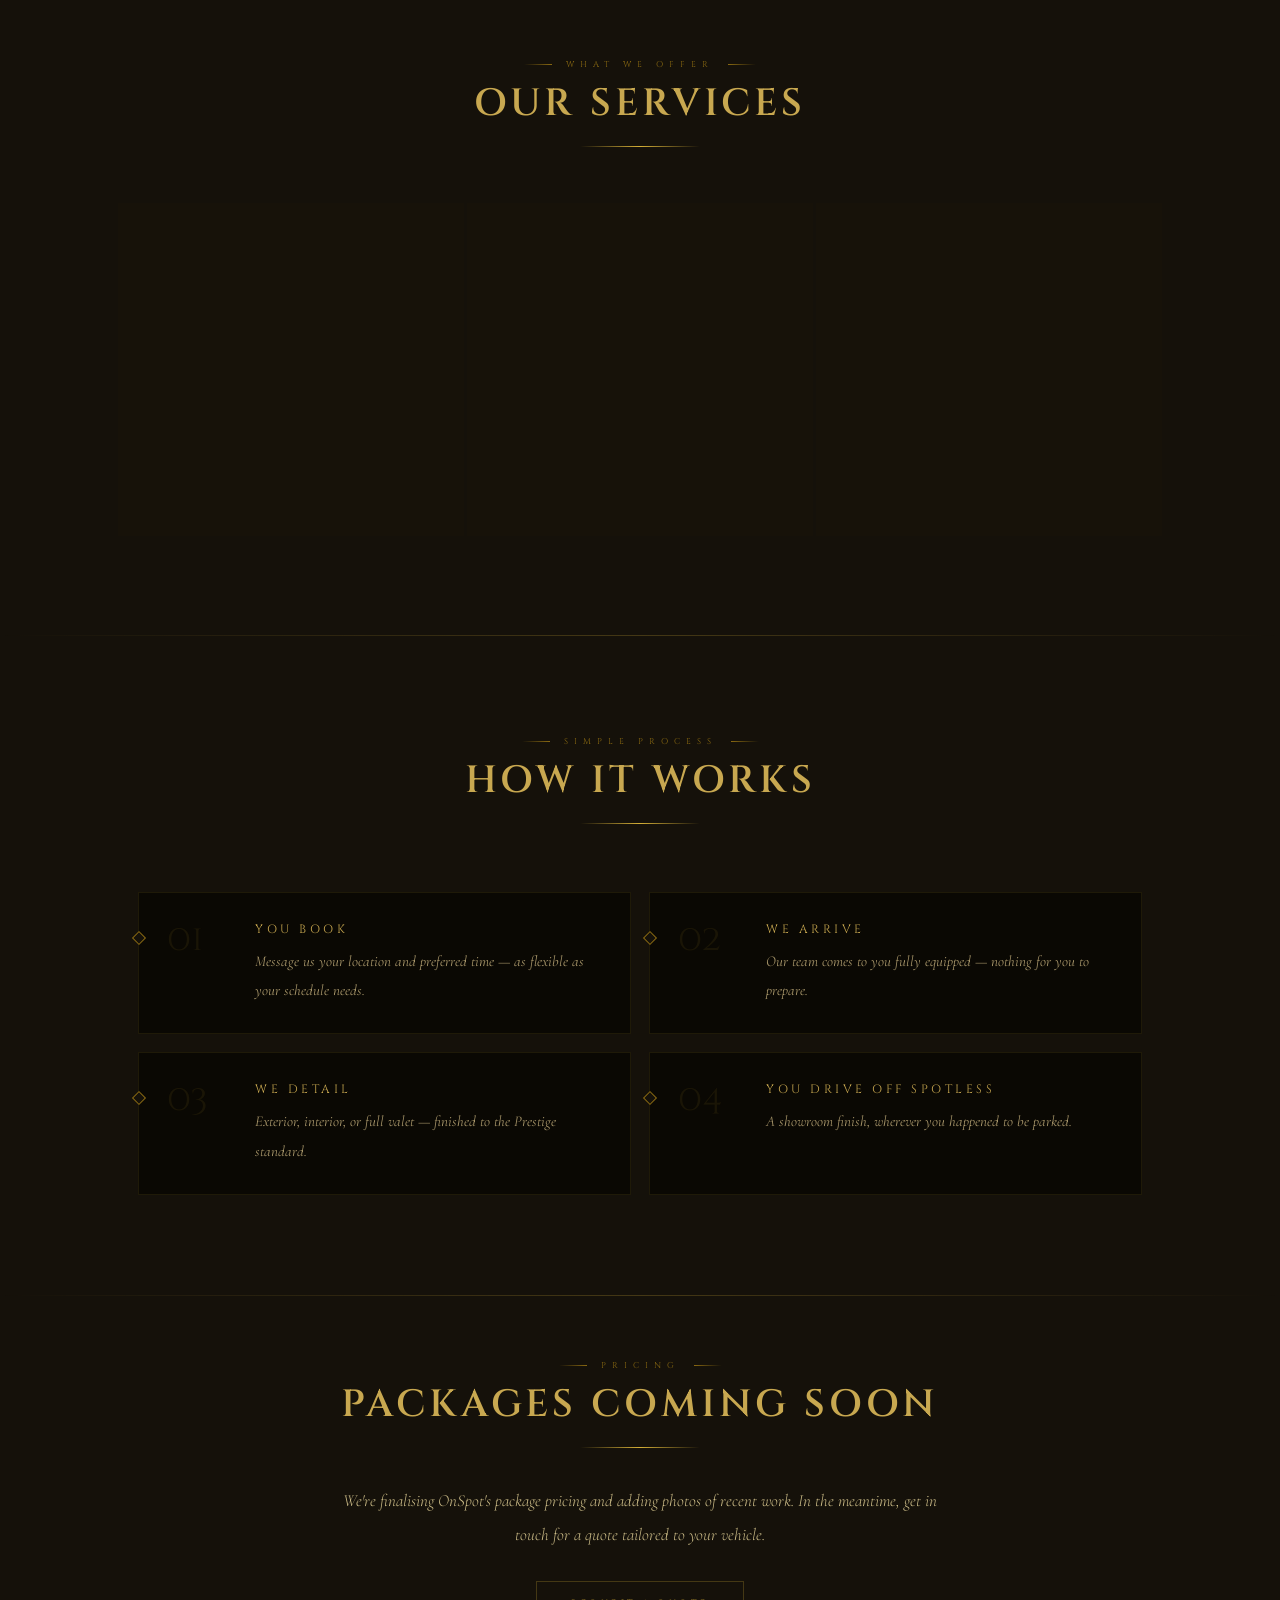
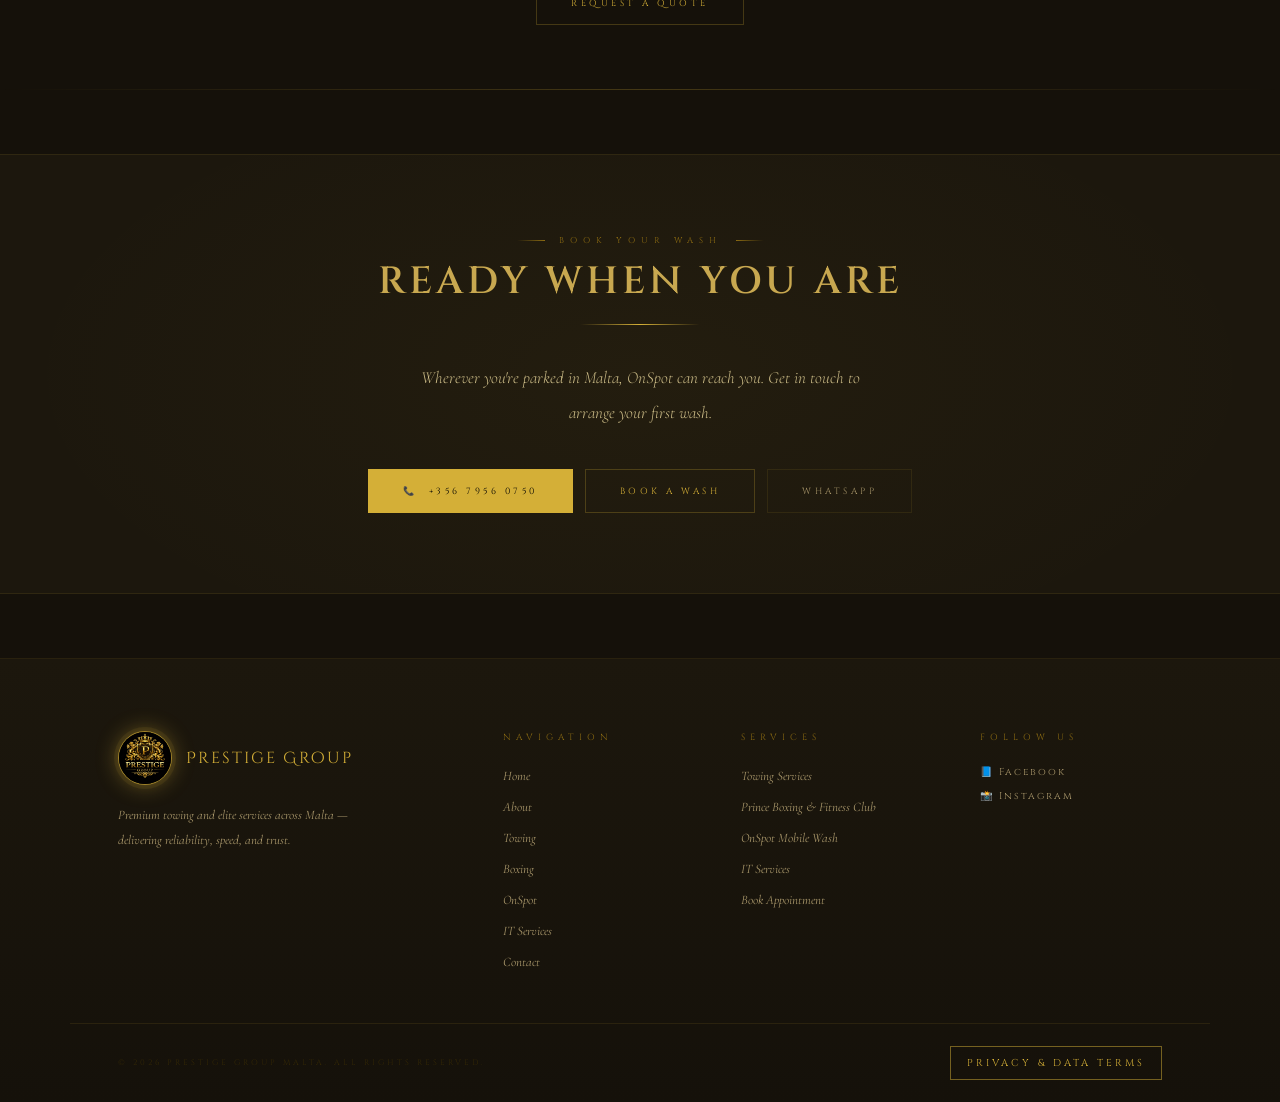
<file: onspot.html>
<!DOCTYPE html>
<html lang="en">
<head>
<meta charset="UTF-8">
<meta name="viewport" content="width=device-width, initial-scale=1.0">
<meta name="theme-color" content="#050403">
<title>OnSpot · Premium Mobile Car Wash & Detailing · Prestige Group Malta</title>
<meta name="description" content="OnSpot by Prestige Group — premium mobile car wash and detailing across Malta. We come to you for a professional finish, wherever you are.">
<link rel="canonical" href="https://prestigegroup.mt/onspot.html">

<meta property="og:type" content="website">
<meta property="og:site_name" content="Prestige Group Malta">
<meta property="og:title" content="OnSpot · Premium Mobile Car Wash & Detailing">
<meta property="og:description" content="We come to you — professional mobile car wash and detailing across Malta.">
<meta property="og:image" content="Coverphoto.png">
<meta name="twitter:card" content="summary_large_image">

<link rel="icon" type="image/png" href="profilepic.png">
<link rel="apple-touch-icon" href="profilepic.png">
<link rel="preconnect" href="https://fonts.googleapis.com">
<link rel="preconnect" href="https://fonts.gstatic.com" crossorigin>
<link rel="stylesheet" href="style.css">

<script type="application/ld+json">
{
  "@context": "https://schema.org",
  "@type": "LocalBusiness",
  "name": "OnSpot Mobile Car Wash",
  "description": "Premium mobile car wash and detailing across Malta — powered by Prestige Group.",
  "url": "https://prestigegroup.mt/onspot.html",
  "telephone": "+356 7956 0750",
  "areaServed": ["Malta", "Gozo"],
  "priceRange": "€€"
}
</script>
</head>
<body>
<div class="page" id="main-content" role="main">

  <!-- HERO -->
  <section class="hero" style="min-height:65vh;">
    <div class="hero-bg" aria-hidden="true">
      <img src="Coverphoto.png" alt="" style="filter:saturate(.4) brightness(.42);" fetchpriority="high">
      <div class="hero-bg-grad"></div>
    </div>
    <div class="hero-content">
      <div aria-hidden="true" style="margin-bottom:18px;animation:fadeUp 1.2s cubic-bezier(0.22,1,0.36,1) both .15s;opacity:0;">
        <img src="OnSpotLogo.jpg" alt="OnSpot" style="width:90px;height:90px;border-radius:12px;display:block;margin:0 auto;object-fit:cover;filter:drop-shadow(0 0 20px rgba(212,175,55,0.35));">
      </div>
      <div class="hero-kicker" style="animation-delay:.3s;">Prestige Group · Service 03</div>
      <h1 class="hero-name" style="font-size:clamp(30px,5.5vw,64px);animation-delay:.45s;">OnSpot<br>Mobile Wash</h1>
      <div class="hero-tagline-sub" style="animation-delay:.6s;">Premium Mobile Car Wash &amp; Detailing · Malta</div>
      <div class="hero-rule" style="animation-delay:.75s;">
        <div class="hero-rule-line"></div>
        <div class="gem gem--s"></div><div class="gem"></div><div class="gem gem--s"></div>
        <div class="hero-rule-line"></div>
      </div>
      <p class="hero-body" style="animation-delay:.9s;">We come to you — a <span class="ac">professional finish</span> at your home, office, or wherever you're parked across Malta.</p>
      <div class="hero-actions" style="animation-delay:1.05s;">
        <a href="contact.html" class="btn btn--solid"><span>Book a Wash</span></a>
        <a href="tel:+35679560750" class="btn btn--dark" aria-label="Call OnSpot"><span><span aria-hidden="true">📞 &nbsp;</span>Call Us</span></a>
      </div>
    </div>
  </section>

  <div class="hr hr--heavy"></div>

  <!-- FEATURE BAND -->
  <div class="feature-band reveal">
    <div class="feature-band-visual">
      <img src="Coverphoto.png" alt="OnSpot mobile car wash Malta" style="object-position:center 40%;" loading="lazy">
      <div class="feature-band-visual-overlay" aria-hidden="true"></div>
      <div class="feature-band-visual-badge">
        <div class="feature-band-visual-badge-label">Coverage</div>
        <div class="feature-band-visual-badge-val">All of Malta</div>
      </div>
    </div>
    <div class="feature-band-content">
      <div class="eyebrow">We Come To You</div>
      <h2 class="heading">Convenience Without Compromise</h2>
      <div class="heading-rule"></div>
      <p class="body-text" style="margin-bottom:20px;">OnSpot is Prestige Group's mobile car wash and detailing service — no queues, no drop-off, no waiting around. We bring the equipment to your driveway, office car park, or wherever suits you.</p>
      <p class="body-text" style="margin-bottom:36px;">Every wash is finished to the same premium standard the Prestige name stands for.</p>
      <ul class="feature-list">
        <li>Fully mobile — we travel across Malta</li>
        <li>Exterior wash and hand dry</li>
        <li>Interior vacuum and detailing</li>
        <li>Wax and polish finishing</li>
        <li>Engine bay cleaning available</li>
        <li>Flexible scheduling around you</li>
      </ul>
      <a href="contact.html" class="btn btn--gold"><span>Get in Touch</span></a>
    </div>
  </div>

  <div class="hr"></div>

  <!-- SERVICES -->
  <section class="section">
    <div class="wrap">
      <div style="text-align:center;margin-bottom:56px;" class="reveal">
        <div class="eyebrow eyebrow--center">What We Offer</div>
        <h2 class="heading">Our Services</h2>
        <div class="heading-rule heading-rule--center"></div>
      </div>
      <div style="display:grid;grid-template-columns:repeat(auto-fit,minmax(220px,1fr));gap:3px;">
        <div class="svc-card reveal d1">
          <div class="svc-card-inner">
            <div class="svc-card-icon-wrap"><span class="svc-card-icon" aria-hidden="true">💧</span></div>
            <div class="svc-card-title">Exterior Wash</div>
            <p class="svc-card-desc">Full hand wash and dry, wheels included, leaving a streak-free finish.</p>
          </div>
        </div>
        <div class="svc-card reveal d2">
          <div class="svc-card-inner">
            <div class="svc-card-icon-wrap"><span class="svc-card-icon" aria-hidden="true">✨</span></div>
            <div class="svc-card-title">Interior Detailing</div>
            <p class="svc-card-desc">Vacuum, upholstery care, and interior surfaces cleaned and refreshed.</p>
          </div>
        </div>
        <div class="svc-card reveal d3">
          <div class="svc-card-inner">
            <div class="svc-card-icon-wrap"><span class="svc-card-icon" aria-hidden="true">🛡️</span></div>
            <div class="svc-card-title">Wax &amp; Polish</div>
            <p class="svc-card-desc">A protective finish that keeps the paintwork looking newer for longer.</p>
          </div>
        </div>
      </div>
    </div>
  </section>

  <div class="hr"></div>

  <!-- PROCESS -->
  <section class="section">
    <div class="wrap" style="max-width:1100px;">
      <div style="text-align:center;margin-bottom:68px;" class="reveal">
        <div class="eyebrow eyebrow--center">Simple Process</div>
        <h2 class="heading">How It Works</h2>
        <div class="heading-rule heading-rule--center"></div>
      </div>
      <div class="process reveal d1 process-grid-updated">
        <div class="process-step process-step-card">
          <div class="process-num">01</div>
          <div>
            <div class="process-title">You Book</div>
            <p class="process-body">Message us your location and preferred time — as flexible as your schedule needs.</p>
          </div>
        </div>
        <div class="process-step process-step-card">
          <div class="process-num">02</div>
          <div>
            <div class="process-title">We Arrive</div>
            <p class="process-body">Our team comes to you fully equipped — nothing for you to prepare.</p>
          </div>
        </div>
        <div class="process-step process-step-card">
          <div class="process-num">03</div>
          <div>
            <div class="process-title">We Detail</div>
            <p class="process-body">Exterior, interior, or full valet — finished to the Prestige standard.</p>
          </div>
        </div>
        <div class="process-step process-step-card">
          <div class="process-num">04</div>
          <div>
            <div class="process-title">You Drive Off Spotless</div>
            <p class="process-body">A showroom finish, wherever you happened to be parked.</p>
          </div>
        </div>
      </div>
    </div>
  </section>

  <div class="hr"></div>

  <!-- PRICING PLACEHOLDER -->
  <section class="section--sm">
    <div class="wrap" style="max-width:700px;text-align:center;">
      <div class="reveal">
        <div class="eyebrow eyebrow--center">Pricing</div>
        <h2 class="heading">Packages Coming Soon</h2>
        <div class="heading-rule heading-rule--center"></div>
        <p class="body-text" style="margin:0 auto 28px;">We're finalising OnSpot's package pricing and adding photos of recent work. In the meantime, get in touch for a quote tailored to your vehicle.</p>
        <a href="contact.html" class="btn btn--gold"><span>Request a Quote</span></a>
      </div>
    </div>
  </section>

  <div class="hr"></div>

  <!-- CTA -->
  <section class="section--sm">
    <div class="cta-band reveal">
      <div class="cta-band-bg"></div>
      <div class="wrap" style="position:relative;z-index:2;text-align:center;">
        <div class="eyebrow eyebrow--center" style="margin-bottom:14px;">Book Your Wash</div>
        <h2 class="heading" style="text-align:center;">Ready When You Are</h2>
        <div class="heading-rule heading-rule--center"></div>
        <p class="body-text" style="max-width:470px;margin:0 auto 38px;">Wherever you're parked in Malta, OnSpot can reach you. Get in touch to arrange your first wash.</p>
        <div style="display:flex;gap:12px;justify-content:center;flex-wrap:wrap;">
          <a href="tel:+35679560750" class="btn btn--solid" aria-label="Call +356 7956 0750"><span><span aria-hidden="true">📞 &nbsp;</span>+356 7956 0750</span></a>
          <a href="contact.html" class="btn btn--gold"><span>Book a Wash</span></a>
          <a href="https://wa.me/35679560750" class="btn btn--dark" target="_blank" rel="noopener"><span>WhatsApp</span></a>
        </div>
      </div>
    </div>
  </section>

</div>

<a class="floating-whatsapp" href="https://wa.me/35679560750" target="_blank" rel="noopener" aria-label="WhatsApp Prestige Group"><span aria-hidden="true">💬</span></a>

<script src="shared-layout.js"></script>
<script src="main.js"></script>
</body>
</html>
</file>
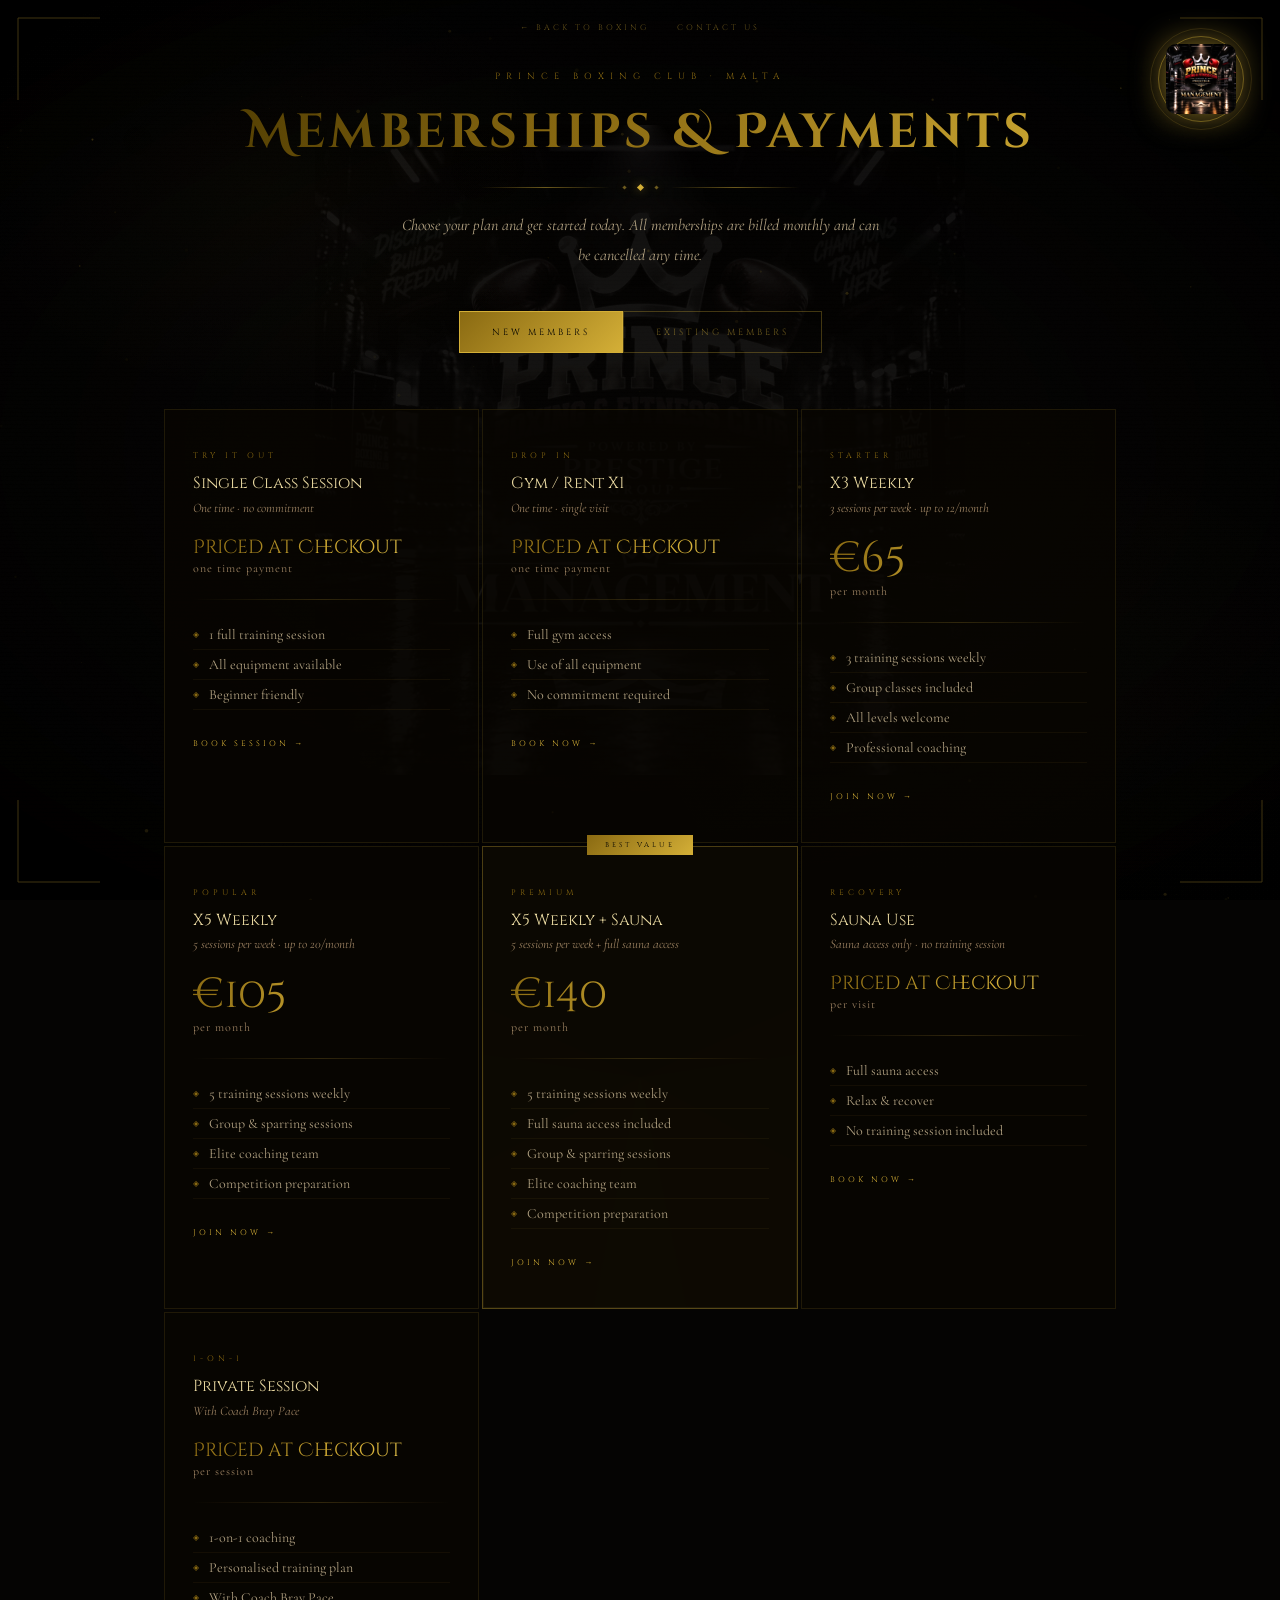
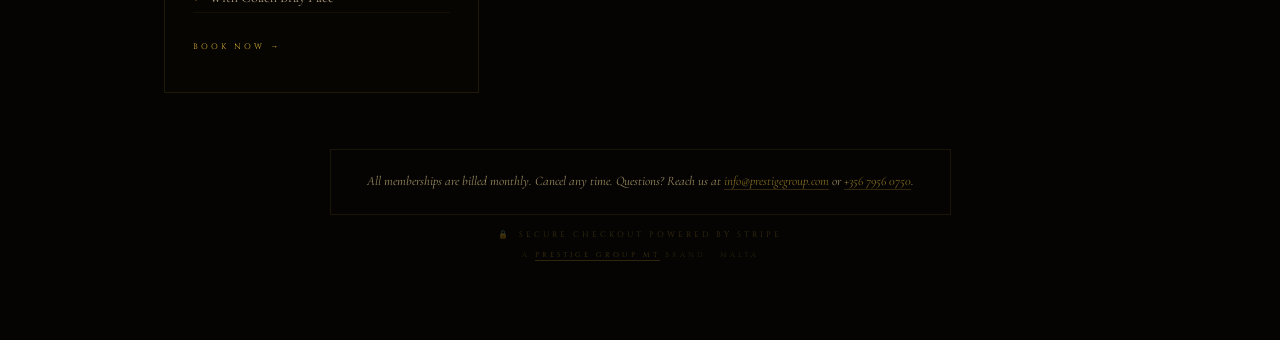
<file: payments.html>
<!DOCTYPE html>
<html lang="en">
<head>
<meta charset="UTF-8">
<meta name="viewport" content="width=device-width, initial-scale=1.0">
<title>Memberships & Payments · Prince Boxing Club</title>
<link href="https://fonts.googleapis.com/css2?family=Cormorant+Garamond:ital,wght@0,300;0,400;0,600;1,300;1,400&family=Cinzel:wght@400;600;700&family=Cinzel+Decorative:wght@400;700&display=swap" rel="stylesheet">
<link rel="stylesheet" href="payments.css">
<style>
  .section-toggle { display:flex; justify-content:center; gap:0; margin-bottom:56px; }
  .toggle-btn { font-family:'Cinzel',serif; font-size:9px; letter-spacing:3px; text-transform:uppercase; padding:14px 32px; cursor:pointer; border:1px solid rgba(212,175,55,0.3); background:transparent; color:rgba(212,175,55,0.5); transition:all 0.3s; }
  .toggle-btn.active { background:linear-gradient(135deg,#8a6a12,#d4af37); color:#000; border-color:var(--gold,#d4af37); }
  .toggle-btn:hover:not(.active) { color:var(--gold,#d4af37); border-color:rgba(212,175,55,0.6); }
  .pricing-section { display:none; }
  .pricing-section.active { display:block; }
  .price-card { display:block; text-decoration:none; background:rgba(8,6,2,.75); border:1px solid rgba(212,175,55,0.12); padding:40px 28px; position:relative; transition:border-color 0.4s,transform 0.3s; }
  .price-card:hover { border-color:rgba(212,175,55,0.4); transform:translateY(-4px); }
  .price-card--featured { background:rgba(12,9,3,0.92); border-color:rgba(212,175,55,0.32) !important; }
  .price-card--featured::before { content:''; position:absolute; inset:-1px; background:conic-gradient(from var(--angle,0deg), transparent 0deg, rgba(212,175,55,0) 60deg, #8a6a12 100deg, #d4af37 140deg, #f5e27a 180deg, #d4af37 220deg, #8a6a12 260deg, rgba(212,175,55,0) 300deg, transparent 360deg); animation:borderSpin 8s linear infinite; z-index:-1; }
  .price-card--featured::after { content:''; position:absolute; inset:1px; background:rgba(12,9,3,0.92); z-index:-1; }
  @keyframes borderSpin { to { --angle:360deg; } }
  @property --angle { syntax:'<angle>'; initial-value:0deg; inherits:false; }
  .badge { position:absolute; top:-12px; left:50%; transform:translateX(-50%); background:linear-gradient(135deg,#8a6a12,#d4af37); color:#000; font-family:'Cinzel',serif; font-size:7px; letter-spacing:3px; padding:5px 18px; white-space:nowrap; text-transform:uppercase; }
  .card-tier { font-family:'Cinzel',serif; font-size:8px; letter-spacing:4px; color:#8a6a12; text-transform:uppercase; margin-bottom:12px; }
  .card-name { font-family:'Cinzel',serif; font-size:16px; color:#e8d8a0; margin-bottom:6px; }
  .card-sessions { font-size:13px; font-style:italic; color:#9a8060; margin-bottom:22px; }
  .card-price { font-family:'Cinzel Decorative',serif; font-size:42px; background:linear-gradient(105deg,#8a6a12,#d4af37,#f5e27a,#d4af37); background-size:200% auto; -webkit-background-clip:text; -webkit-text-fill-color:transparent; background-clip:text; animation:shimmer 4s linear infinite; line-height:1; margin-bottom:4px; }
  .card-period { font-size:12px; color:#9a8060; letter-spacing:1px; margin-bottom:24px; }
  .card-rule { height:1px; background:linear-gradient(to right,transparent,rgba(212,175,55,0.2),transparent); margin-bottom:20px; }
  .card-features { list-style:none; margin-bottom:28px; flex:1; }
  .card-features li { font-size:14px; color:#b0a080; padding:6px 0; border-bottom:1px solid rgba(212,175,55,0.06); display:flex; align-items:center; gap:10px; }
  .card-features li::before { content:'◈'; color:#8a6a12; font-size:8px; flex-shrink:0; }
  .card-cta { font-family:'Cinzel',serif; font-size:8px; letter-spacing:3px; color:#d4af37; text-transform:uppercase; }
  .cards-grid { display:grid; grid-template-columns:repeat(auto-fit,minmax(240px,1fr)); gap:3px; }
  .cards-grid-2 { display:grid; grid-template-columns:repeat(auto-fit,minmax(280px,1fr)); gap:3px; max-width:640px; margin:0 auto; }
  @keyframes shimmer { 0%{background-position:200% center} 100%{background-position:-100% center} }
</style>
</head>
<body>

<div class="bg-layer bg-layer--vignette"></div>
<div class="bg-layer bg-layer--noise"></div>
<div class="bg-layer bg-layer--scan"></div>
<canvas id="canvas"></canvas>

<!-- Fixed watermark -->
<img src="PrinceBoxingLogoNew.jpg" aria-hidden="true" alt="" style="position:fixed;top:50%;left:50%;transform:translate(-50%,-50%);width:65vw;max-width:650px;border-radius:24px;opacity:0.06;filter:saturate(0.1) brightness(1.4);pointer-events:none;z-index:0;">

<div class="corner corner--tl"><svg viewBox="0 0 90 90" fill="none"><path d="M4 86 L4 4 L86 4" stroke="#d4af37" stroke-width="1"/></svg></div>
<div class="corner corner--tr"><svg viewBox="0 0 90 90" fill="none"><path d="M4 86 L4 4 L86 4" stroke="#d4af37" stroke-width="1"/></svg></div>
<div class="corner corner--bl"><svg viewBox="0 0 90 90" fill="none"><path d="M4 86 L4 4 L86 4" stroke="#d4af37" stroke-width="1"/></svg></div>
<div class="corner corner--br"><svg viewBox="0 0 90 90" fill="none"><path d="M4 86 L4 4 L86 4" stroke="#d4af37" stroke-width="1"/></svg></div>

<!-- Nav -->
<div class="nav-back">
  <a href="boxing.html">← Back to Boxing</a>
  <a href="mailto:info@prestigegroup.com">Contact Us</a>
</div>

<!-- Logo top right -->
<div id="logoWrap" style="position:fixed;top:44px;right:44px;z-index:20;cursor:pointer;" onclick="logoExplode()" title="Prince Boxing Club">
  <div style="position:relative;width:clamp(44px,6vw,70px);height:clamp(44px,6vw,70px);">
    <div id="ring1" style="position:absolute;inset:-8px;border-radius:50%;border:1px solid rgba(212,175,55,0.4);animation:glow 3s ease-in-out infinite;"></div>
    <div id="ring2" style="position:absolute;inset:-16px;border-radius:50%;border:1px solid rgba(212,175,55,0.15);animation:glow 3s ease-in-out infinite 0.6s;"></div>
    <img id="logoImg" src="PrinceBoxingLogoNew.jpg" alt="Prince Boxing Club" style="width:100%;height:100%;border-radius:10px;display:block;position:relative;z-index:1;filter:drop-shadow(0 0 16px rgba(212,175,55,0.6)) brightness(1.08);transition:transform 0.3s,filter 0.3s;">
  </div>
</div>

<div class="wrap">

  <!-- Hero -->
  <div class="hero">
    <div class="hero-eyebrow">Prince Boxing Club · Malta</div>
    <h1 class="hero-title">Memberships & Payments</h1>
    <div class="hero-divider">
      <div class="hero-divider-line"></div>
      <div class="diamond diamond--sm"></div>
      <div class="diamond"></div>
      <div class="diamond diamond--sm"></div>
      <div class="hero-divider-line"></div>
    </div>
    <p class="hero-sub">Choose your plan and get started today. All memberships are billed monthly and can be cancelled any time.</p>
  </div>

  <!-- Toggle -->
  <div class="section-toggle">
    <button class="toggle-btn active" onclick="showSection('new')">New Members</button>
    <button class="toggle-btn" onclick="showSection('existing')">Existing Members</button>
  </div>

  <!-- NEW MEMBERS / GENERAL PUBLIC -->
  <div id="section-new" class="pricing-section active">
    <div class="cards-grid">

      <a href="https://buy.stripe.com/fZuaEWdDNaV8fzUazzbbG07" target="_blank" rel="noopener" class="price-card">
        <div class="card-tier">Try It Out</div>
        <div class="card-name">Single Class Session</div>
        <div class="card-sessions">One time · no commitment</div>
        <div class="card-price" style="font-size:19px;">Priced at Checkout</div>
        <div class="card-period">one time payment</div>
        <div class="card-rule"></div>
        <ul class="card-features">
          <li>1 full training session</li>
          <li>All equipment available</li>
          <li>Beginner friendly</li>
        </ul>
        <div class="card-cta">Book Session →</div>
      </a>

      <a href="https://buy.stripe.com/7sY28q1V51kyfzUePPbbG03" target="_blank" rel="noopener" class="price-card">
        <div class="card-tier">Drop In</div>
        <div class="card-name">Gym / Rent X1</div>
        <div class="card-sessions">One time · single visit</div>
        <div class="card-price" style="font-size:19px;">Priced at Checkout</div>
        <div class="card-period">one time payment</div>
        <div class="card-rule"></div>
        <ul class="card-features">
          <li>Full gym access</li>
          <li>Use of all equipment</li>
          <li>No commitment required</li>
        </ul>
        <div class="card-cta">Book Now →</div>
      </a>

      <a href="https://buy.stripe.com/cNi5kCbvF3sGcnI0YZbbG02" target="_blank" rel="noopener" class="price-card">
        <div class="card-tier">Starter</div>
        <div class="card-name">X3 Weekly</div>
        <div class="card-sessions">3 sessions per week · up to 12/month</div>
        <div class="card-price">€65</div>
        <div class="card-period">per month</div>
        <div class="card-rule"></div>
        <ul class="card-features">
          <li>3 training sessions weekly</li>
          <li>Group classes included</li>
          <li>All levels welcome</li>
          <li>Professional coaching</li>
        </ul>
        <div class="card-cta">Join Now →</div>
      </a>

      <a href="https://buy.stripe.com/fZueVc8jt3sG2N80YZbbG01" target="_blank" rel="noopener" class="price-card">
        <div class="card-tier">Popular</div>
        <div class="card-name">X5 Weekly</div>
        <div class="card-sessions">5 sessions per week · up to 20/month</div>
        <div class="card-price">€105</div>
        <div class="card-period">per month</div>
        <div class="card-rule"></div>
        <ul class="card-features">
          <li>5 training sessions weekly</li>
          <li>Group & sparring sessions</li>
          <li>Elite coaching team</li>
          <li>Competition preparation</li>
        </ul>
        <div class="card-cta">Join Now →</div>
      </a>

      <a href="https://buy.stripe.com/dRm7sK7fp8N0cnIdLLbbG00" target="_blank" rel="noopener" class="price-card price-card--featured">
        <div class="badge">Best Value</div>
        <div class="card-tier">Premium</div>
        <div class="card-name">X5 Weekly + Sauna</div>
        <div class="card-sessions">5 sessions per week + full sauna access</div>
        <div class="card-price">€140</div>
        <div class="card-period">per month</div>
        <div class="card-rule"></div>
        <ul class="card-features">
          <li>5 training sessions weekly</li>
          <li>Full sauna access included</li>
          <li>Group & sparring sessions</li>
          <li>Elite coaching team</li>
          <li>Competition preparation</li>
        </ul>
        <div class="card-cta">Join Now →</div>
      </a>

      <a href="https://buy.stripe.com/dRm14m1V53sG73odLLbbG09" target="_blank" rel="noopener" class="price-card">
        <div class="card-tier">Recovery</div>
        <div class="card-name">Sauna Use</div>
        <div class="card-sessions">Sauna access only · no training session</div>
        <div class="card-price" style="font-size:19px;">Priced at Checkout</div>
        <div class="card-period">per visit</div>
        <div class="card-rule"></div>
        <ul class="card-features">
          <li>Full sauna access</li>
          <li>Relax &amp; recover</li>
          <li>No training session included</li>
        </ul>
        <div class="card-cta">Book Now →</div>
      </a>

      <a href="https://buy.stripe.com/28E6oG0R16ES3RcfTTbbG08" target="_blank" rel="noopener" class="price-card">
        <div class="card-tier">1-on-1</div>
        <div class="card-name">Private Session</div>
        <div class="card-sessions">With Coach Bray Pace</div>
        <div class="card-price" style="font-size:19px;">Priced at Checkout</div>
        <div class="card-period">per session</div>
        <div class="card-rule"></div>
        <ul class="card-features">
          <li>1-on-1 coaching</li>
          <li>Personalised training plan</li>
          <li>With Coach Bray Pace</li>
        </ul>
        <div class="card-cta">Book Now →</div>
      </a>

    </div>
  </div>

  <!-- EXISTING / MEMBERS ONLY -->
  <div id="section-existing" class="pricing-section">
    <div class="cards-grid">

      <a href="https://buy.stripe.com/7sYaEW57hbZc2N8dLLbbG0c" target="_blank" rel="noopener" class="price-card">
        <div class="card-tier">Member Rate</div>
        <div class="card-name">Single Class Session</div>
        <div class="card-sessions">One time · members only</div>
        <div class="card-price" style="font-size:19px;">Priced at Checkout</div>
        <div class="card-period">one time payment</div>
        <div class="card-rule"></div>
        <ul class="card-features">
          <li>1 full training session</li>
          <li>Exclusive member rate</li>
          <li>All equipment available</li>
        </ul>
        <div class="card-cta">Book Session →</div>
      </a>

      <a href="https://buy.stripe.com/00wbJ02Z9gfsafAdLLbbG04" target="_blank" rel="noopener" class="price-card">
        <div class="card-tier">Member Rate</div>
        <div class="card-name">X3 Weekly</div>
        <div class="card-sessions">3 sessions per week · up to 12/month</div>
        <div class="card-price">€50</div>
        <div class="card-period">per month</div>
        <div class="card-rule"></div>
        <ul class="card-features">
          <li>3 training sessions weekly</li>
          <li>Group classes included</li>
          <li>Exclusive member rate</li>
          <li>Professional coaching</li>
        </ul>
        <div class="card-cta">Renew Now →</div>
      </a>

      <a href="https://buy.stripe.com/14A4gy2Z9aV8fzUbDDbbG05" target="_blank" rel="noopener" class="price-card price-card--featured">
        <div class="badge">Best Value</div>
        <div class="card-tier">Member Rate</div>
        <div class="card-name">X5 Weekly</div>
        <div class="card-sessions">5 sessions per week · up to 20/month</div>
        <div class="card-price">€80</div>
        <div class="card-period">per month</div>
        <div class="card-rule"></div>
        <ul class="card-features">
          <li>5 training sessions weekly</li>
          <li>Group & sparring sessions</li>
          <li>Elite coaching team</li>
          <li>Exclusive member rate</li>
          <li>Competition preparation</li>
        </ul>
        <div class="card-cta">Renew Now →</div>
      </a>

      <a href="https://buy.stripe.com/8x23cufLV5AOgDYdLLbbG0b" target="_blank" rel="noopener" class="price-card">
        <div class="card-tier">Member Rate</div>
        <div class="card-name">X5 Weekly + Sauna</div>
        <div class="card-sessions">5 sessions per week + full sauna access</div>
        <div class="card-price" style="font-size:19px;">Priced at Checkout</div>
        <div class="card-period">per month</div>
        <div class="card-rule"></div>
        <ul class="card-features">
          <li>5 training sessions weekly</li>
          <li>Full sauna access included</li>
          <li>Exclusive member rate</li>
          <li>Elite coaching team</li>
        </ul>
        <div class="card-cta">Renew Now →</div>
      </a>

      <a href="https://buy.stripe.com/7sY7sK6ble7kevQ8rrbbG0a" target="_blank" rel="noopener" class="price-card">
        <div class="card-tier">Member Rate</div>
        <div class="card-name">Sauna Use</div>
        <div class="card-sessions">Sauna access only · members only</div>
        <div class="card-price" style="font-size:19px;">Priced at Checkout</div>
        <div class="card-period">per visit</div>
        <div class="card-rule"></div>
        <ul class="card-features">
          <li>Full sauna access</li>
          <li>Exclusive member rate</li>
          <li>Relax &amp; recover</li>
        </ul>
        <div class="card-cta">Book Now →</div>
      </a>

      <a href="https://buy.stripe.com/3cIdR8gPZ7IWgDY377bbG06" target="_blank" rel="noopener" class="price-card">
        <div class="card-tier">Member Rate · 1-on-1</div>
        <div class="card-name">Private Session</div>
        <div class="card-sessions">With Coach Bray Pace · members only</div>
        <div class="card-price" style="font-size:19px;">Priced at Checkout</div>
        <div class="card-period">per session</div>
        <div class="card-rule"></div>
        <ul class="card-features">
          <li>1-on-1 coaching</li>
          <li>Exclusive member rate</li>
          <li>With Coach Bray Pace</li>
        </ul>
        <div class="card-cta">Book Now →</div>
      </a>

    </div>
  </div>

  <!-- Footer note -->
  <div class="footer-note" style="margin-top:56px;">
    <div class="footer-note-inner">
      <p>All memberships are billed monthly. Cancel any time. Questions? Reach us at <a href="mailto:info@prestigegroup.com">info@prestigegroup.com</a> or <a href="tel:+35679560750">+356 7956 0750</a>.</p>
    </div>
    <div class="secure-badge"><span>🔒</span> Secure checkout powered by Stripe</div>
    <div style="margin-top:10px;font-family:'Cinzel',serif;font-size:7px;letter-spacing:3px;color:rgba(212,175,55,0.18);text-transform:uppercase;">A <a href="index.html" style="color:rgba(212,175,55,0.3);text-decoration:none;">Prestige Group MT</a> brand · Malta</div>
  </div>

</div>

<style>
@keyframes glow { 0%,100%{transform:scale(1);opacity:0.5;} 50%{transform:scale(1.05);opacity:1;} }
.particle { position:fixed;pointer-events:none;z-index:9999;border-radius:50%;animation:particleFly var(--dur) ease-out forwards; }
@keyframes particleFly { 0%{transform:translate(0,0) scale(1);opacity:1;} 100%{transform:translate(var(--tx),var(--ty)) scale(0);opacity:0;} }
.ripple-ring { position:fixed;border-radius:50%;border:2px solid rgba(212,175,55,0.8);pointer-events:none;z-index:9998;animation:rippleOut 0.8s ease-out forwards; }
@keyframes rippleOut { 0%{transform:translate(-50%,-50%) scale(0);opacity:1;} 100%{transform:translate(-50%,-50%) scale(4);opacity:0;} }
.logo-spin { animation:spinPop 0.6s cubic-bezier(0.22,1,0.36,1) both !important; }
@keyframes spinPop { 0%{transform:scale(1) rotate(0deg);} 40%{transform:scale(1.3) rotate(180deg);} 100%{transform:scale(1) rotate(360deg);} }
#logoWrap:hover #logoImg { transform:scale(1.12) rotate(-3deg); filter:drop-shadow(0 0 40px rgba(212,175,55,1)) brightness(1.3); }
</style>

<script>
function showSection(type) {
  document.getElementById('section-new').classList.toggle('active', type === 'new');
  document.getElementById('section-existing').classList.toggle('active', type === 'existing');
  document.querySelectorAll('.toggle-btn').forEach((btn, i) => {
    btn.classList.toggle('active', (type === 'new' && i === 0) || (type === 'existing' && i === 1));
  });
}

function logoExplode(){
  const logo = document.getElementById('logoImg');
  const rect = logo.getBoundingClientRect();
  const cx = rect.left + rect.width/2;
  const cy = rect.top + rect.height/2;
  logo.classList.remove('logo-spin'); void logo.offsetWidth; logo.classList.add('logo-spin');
  setTimeout(()=>logo.classList.remove('logo-spin'), 700);
  for(let i=0;i<3;i++){const r=document.createElement('div');r.className='ripple-ring';r.style.cssText=`left:${cx}px;top:${cy}px;width:70px;height:70px;animation-delay:${i*0.15}s;`;document.body.appendChild(r);setTimeout(()=>r.remove(),1200);}
  const colors=['#d4af37','#f5e27a','#fff8dc','#8a6a12','#ffd700'];
  for(let i=0;i<40;i++){const p=document.createElement('div');p.className='particle';const angle=(Math.PI*2/40)*i+Math.random()*0.3;const dist=80+Math.random()*120;const size=Math.random()*8+3;const dur=(Math.random()*0.5+0.5)+'s';p.style.cssText=`left:${cx}px;top:${cy}px;width:${size}px;height:${size}px;background:${colors[Math.floor(Math.random()*colors.length)]};--tx:${Math.cos(angle)*dist}px;--ty:${Math.sin(angle)*dist}px;--dur:${dur};box-shadow:0 0 6px rgba(212,175,55,0.8);`;document.body.appendChild(p);setTimeout(()=>p.remove(),1100);}
}

const canvas = document.getElementById('canvas');
const ctx = canvas.getContext('2d');
let W, H;
function resize(){ W = canvas.width = window.innerWidth; H = canvas.height = window.innerHeight; }
window.addEventListener('resize', resize); resize();
class P { constructor(init){ this.reset(init??true); } reset(init){ this.x=Math.random()*W; this.y=init?Math.random()*H:H+12; this.r=Math.random()*1.7+.2; this.vx=(Math.random()-.5)*.38; this.vy=-(Math.random()*.48+.1); this.life=0; this.max=Math.random()*360+160; this.w=Math.random()*Math.PI*2; this.ws=Math.random()*.02+.008; this.sq=Math.random()<.12; this.ma=Math.random()*.48+.05; } tick(){ this.w+=this.ws; this.x+=this.vx+Math.sin(this.w)*.3; this.y+=this.vy; this.life++; this.a=this.ma*Math.sin(Math.PI*this.life/this.max); if(this.life>=this.max) this.reset(false); } draw(){ ctx.save(); ctx.globalAlpha=this.a; ctx.fillStyle='rgba(212,175,55,1)'; if(this.sq){ ctx.translate(this.x,this.y); ctx.rotate(this.w*2); ctx.fillRect(-this.r,-this.r,this.r*2,this.r*2); } else { ctx.beginPath(); ctx.arc(this.x,this.y,this.r,0,Math.PI*2); ctx.fill(); } ctx.restore(); } }
class O { constructor(){ this.reset(true); } reset(init){ this.x=Math.random()*W; this.y=init?Math.random()*H:H+90; this.r=Math.random()*72+22; this.vy=-(Math.random()*.1+.03); this.vx=(Math.random()-.5)*.1; this.life=0; this.max=Math.random()*700+380; this.ma=Math.random()*.036+.007; } tick(){ this.x+=this.vx; this.y+=this.vy; this.life++; this.a=this.ma*Math.sin(Math.PI*this.life/this.max); if(this.life>=this.max) this.reset(false); } draw(){ const g=ctx.createRadialGradient(this.x,this.y,0,this.x,this.y,this.r); g.addColorStop(0,`rgba(212,175,55,${this.a})`); g.addColorStop(1,'rgba(212,175,55,0)'); ctx.beginPath(); ctx.arc(this.x,this.y,this.r,0,Math.PI*2); ctx.fillStyle=g; ctx.fill(); } }
const ps=Array.from({length:105},(_,i)=>new P(i<78));
const os=Array.from({length:8},()=>new O());
function loop(){ ctx.clearRect(0,0,W,H); os.forEach(o=>{o.tick();o.draw();}); ps.forEach(p=>{p.tick();p.draw();}); requestAnimationFrame(loop); }
loop();
</script>
</body>
</html>
</file>
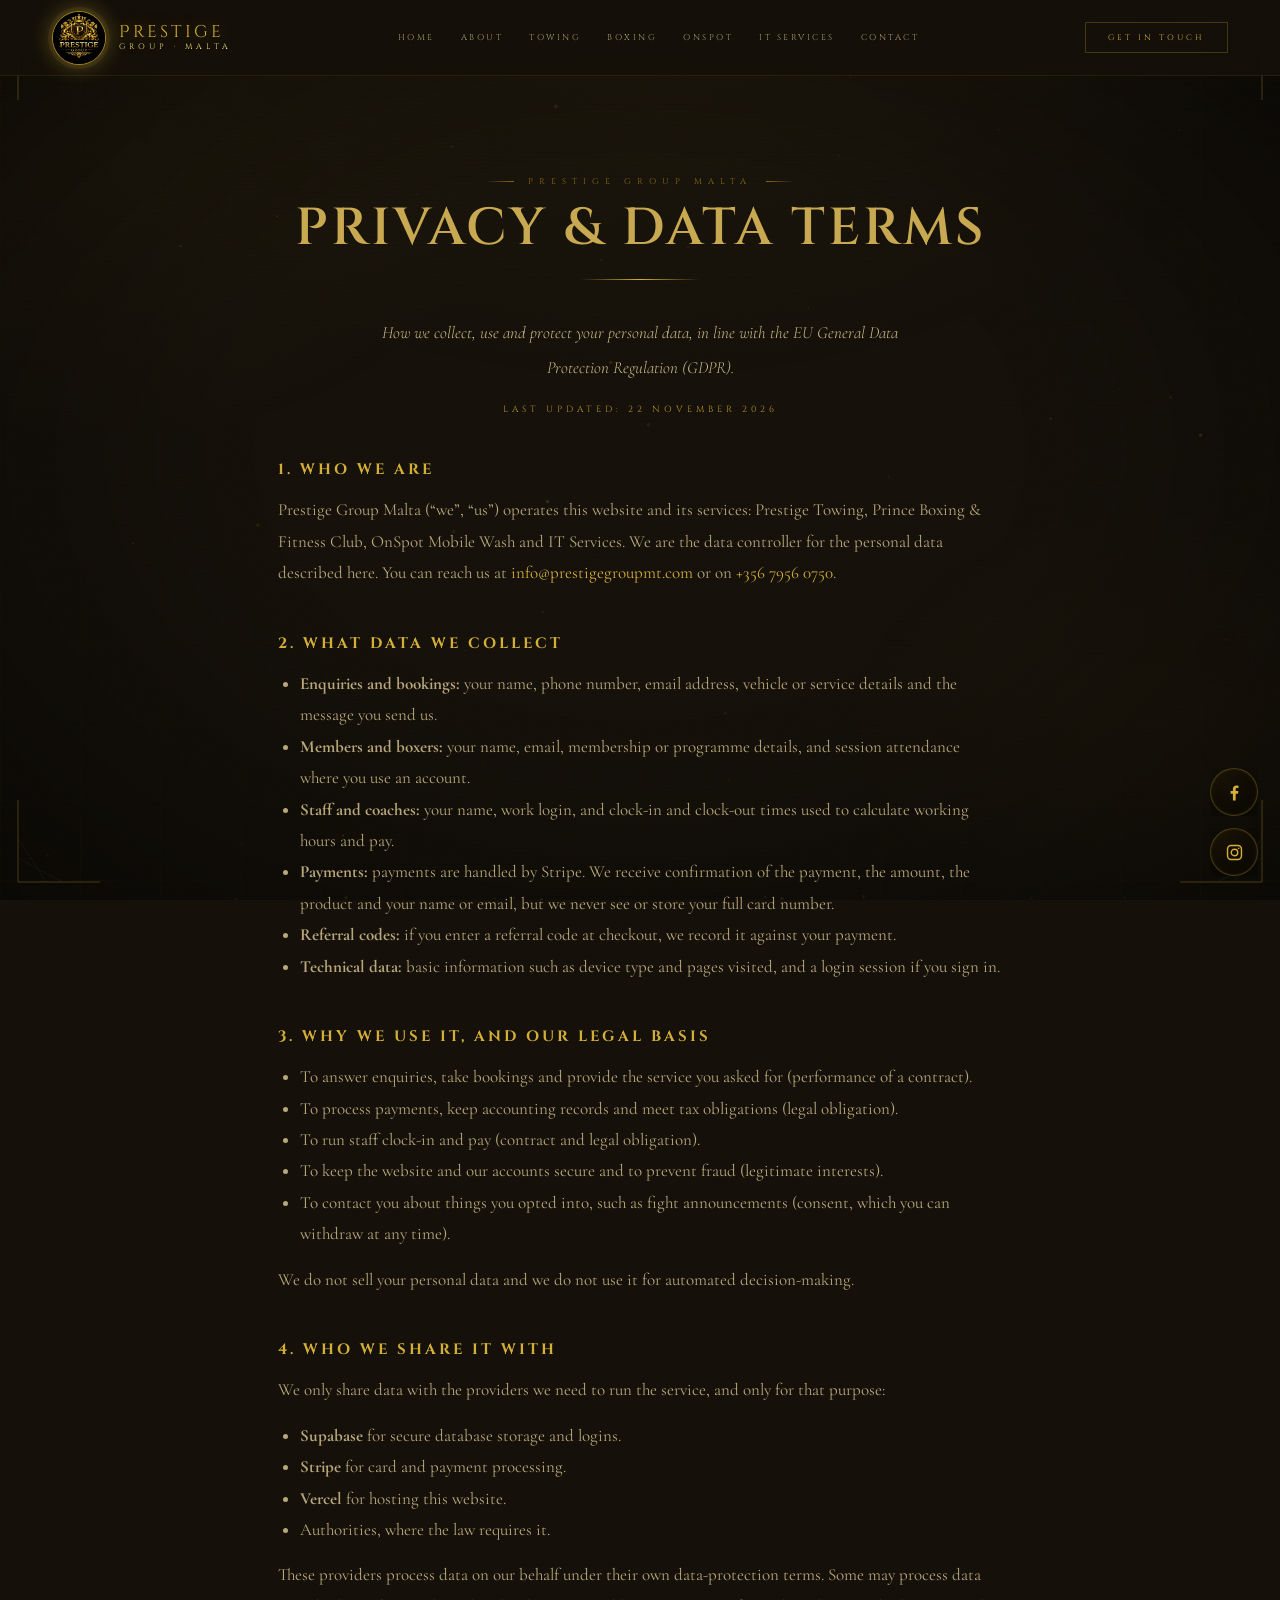
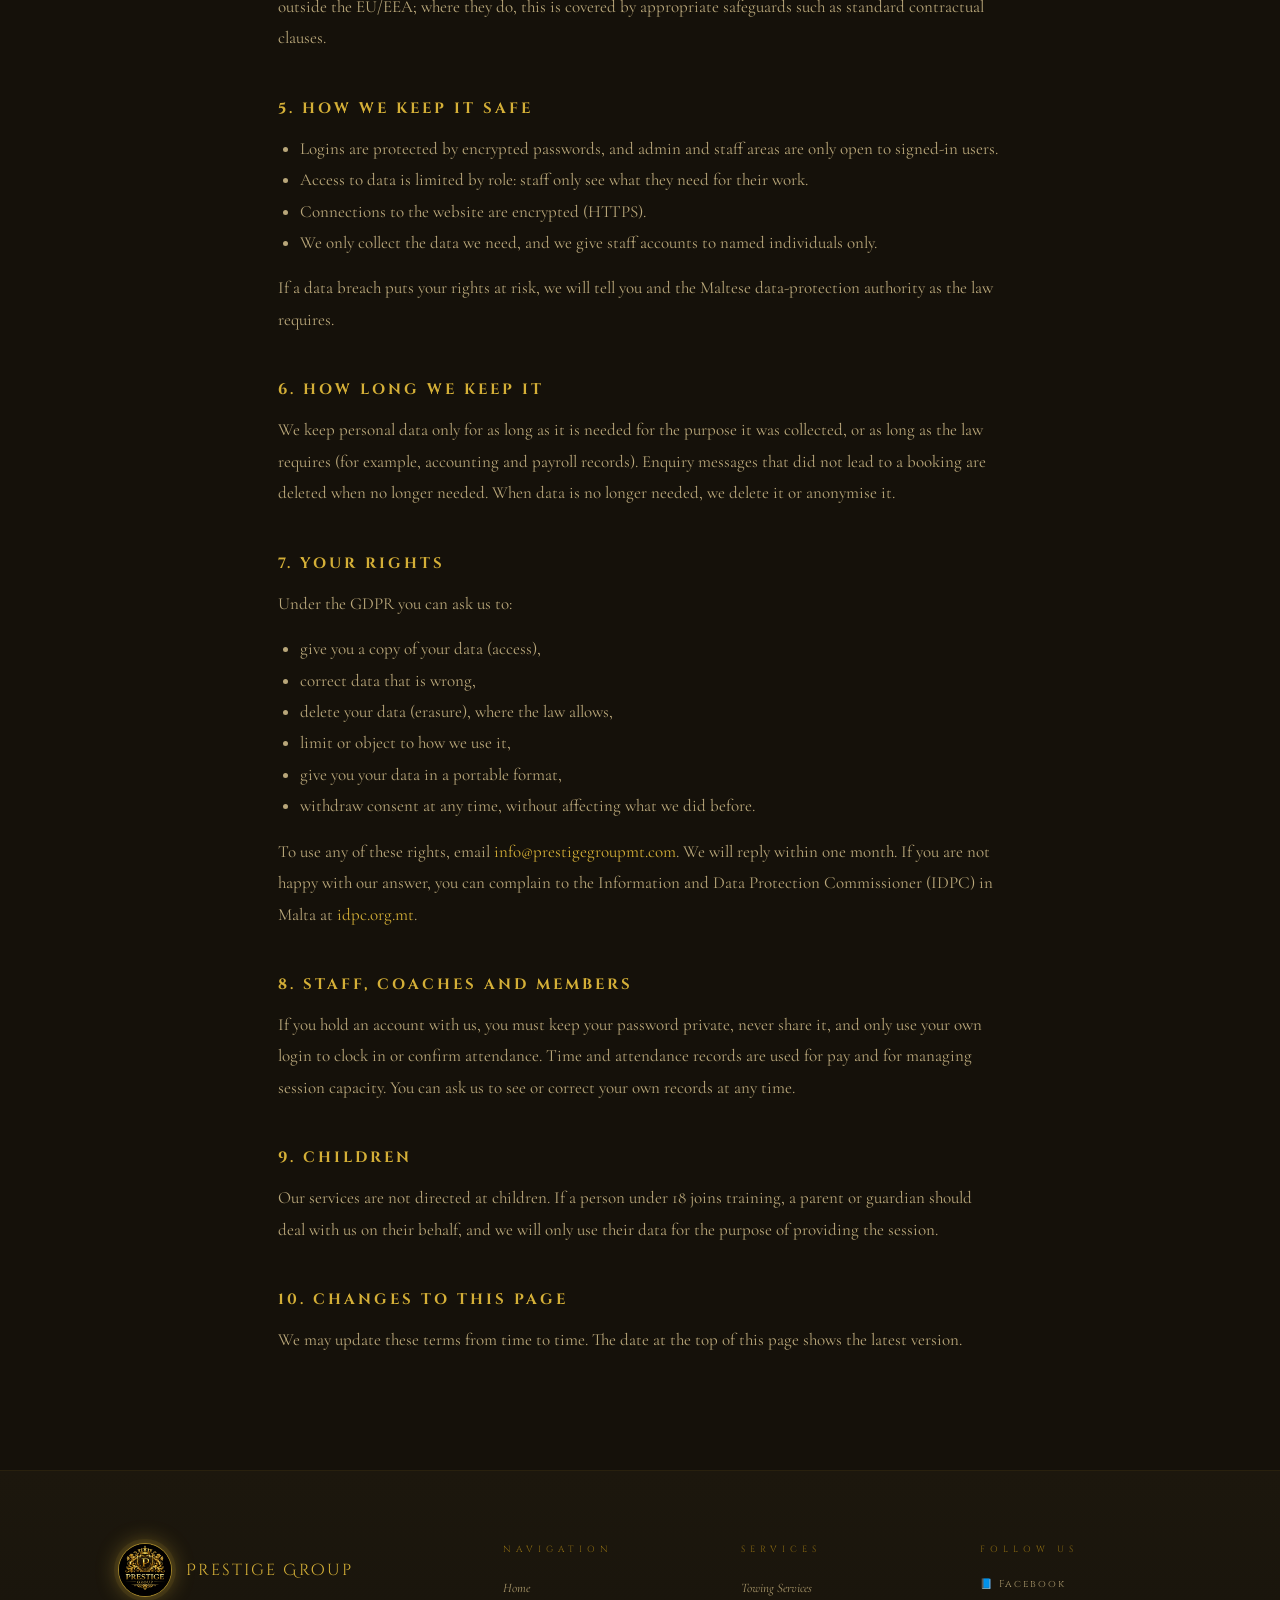
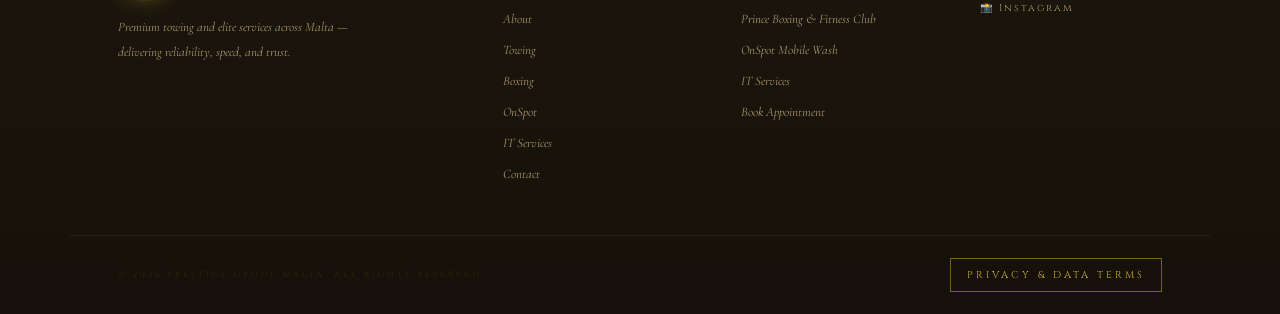
<file: Privacy.html>
<!DOCTYPE html>
<html lang="en">
<head>
<meta charset="UTF-8">
<meta name="viewport" content="width=device-width, initial-scale=1.0">
<meta name="theme-color" content="#050403">
<title>Privacy &amp; Data Terms · Prestige Group Malta</title>
<meta name="description" content="How Prestige Group Malta collects, uses and protects your personal data under the GDPR.">
<link rel="canonical" href="https://prestigegroupmt.com/privacy.html">

<meta property="og:type" content="website">
<meta property="og:site_name" content="Prestige Group Malta">
<meta property="og:title" content="Privacy &amp; Data Terms · Prestige Group Malta">
<meta property="og:description" content="How we collect, use and protect your personal data.">
<meta property="og:image" content="Coverphoto.png">

<link rel="icon" type="image/png" href="profilepic.png">
<link rel="apple-touch-icon" href="profilepic.png">
<link rel="preconnect" href="https://fonts.googleapis.com">
<link rel="preconnect" href="https://fonts.gstatic.com" crossorigin>
<link rel="stylesheet" href="style.css">
</head>
<body>
<div class="page" id="main-content" role="main">

  <section class="section">
    <div class="wrap" style="max-width:820px;">
      <div class="section-intro reveal" style="text-align:center;margin-bottom:40px;">
        <div class="eyebrow eyebrow--center">Prestige Group Malta</div>
        <h1 class="heading heading--xl">Privacy &amp; Data Terms</h1>
        <div class="heading-rule heading-rule--center"></div>
        <p class="body-text" style="max-width:560px;margin:0 auto;">How we collect, use and protect your personal data, in line with the EU General Data Protection Regulation (GDPR).</p>
        <p style="font-family:'Cinzel',serif;font-size:9px;letter-spacing:4px;color:#b8922a;text-transform:uppercase;margin-top:18px;">Last updated: 22 November 2026</p>
      </div>
      <div class="reveal">
<h2 style="font-family:'Cinzel',serif;font-size:15px;letter-spacing:3px;color:#d4af37;text-transform:uppercase;margin:44px 0 14px;">1. Who we are</h2>
<p style="font-family:'Cormorant Garamond',serif;font-size:17px;line-height:1.85;color:#b9a77a;margin-bottom:14px;">Prestige Group Malta (&ldquo;we&rdquo;, &ldquo;us&rdquo;) operates this website and its services: Prestige Towing, Prince Boxing &amp; Fitness Club, OnSpot Mobile Wash and IT Services. We are the data controller for the personal data described here. You can reach us at <a href="mailto:info@prestigegroupmt.com" style="color:#d4af37;">info@prestigegroupmt.com</a> or on <a href="tel:+35679560750" style="color:#d4af37;">+356 7956 0750</a>.</p>
<h2 style="font-family:'Cinzel',serif;font-size:15px;letter-spacing:3px;color:#d4af37;text-transform:uppercase;margin:44px 0 14px;">2. What data we collect</h2>
<ul style="font-family:'Cormorant Garamond',serif;font-size:17px;line-height:1.85;color:#b9a77a;margin:0 0 14px 22px;"><li><strong>Enquiries and bookings:</strong> your name, phone number, email address, vehicle or service details and the message you send us.</li><li><strong>Members and boxers:</strong> your name, email, membership or programme details, and session attendance where you use an account.</li><li><strong>Staff and coaches:</strong> your name, work login, and clock-in and clock-out times used to calculate working hours and pay.</li><li><strong>Payments:</strong> payments are handled by Stripe. We receive confirmation of the payment, the amount, the product and your name or email, but we never see or store your full card number.</li><li><strong>Referral codes:</strong> if you enter a referral code at checkout, we record it against your payment.</li><li><strong>Technical data:</strong> basic information such as device type and pages visited, and a login session if you sign in.</li></ul>
<h2 style="font-family:'Cinzel',serif;font-size:15px;letter-spacing:3px;color:#d4af37;text-transform:uppercase;margin:44px 0 14px;">3. Why we use it, and our legal basis</h2>
<ul style="font-family:'Cormorant Garamond',serif;font-size:17px;line-height:1.85;color:#b9a77a;margin:0 0 14px 22px;"><li>To answer enquiries, take bookings and provide the service you asked for (performance of a contract).</li><li>To process payments, keep accounting records and meet tax obligations (legal obligation).</li><li>To run staff clock-in and pay (contract and legal obligation).</li><li>To keep the website and our accounts secure and to prevent fraud (legitimate interests).</li><li>To contact you about things you opted into, such as fight announcements (consent, which you can withdraw at any time).</li></ul>
<p style="font-family:'Cormorant Garamond',serif;font-size:17px;line-height:1.85;color:#b9a77a;margin-bottom:14px;">We do not sell your personal data and we do not use it for automated decision-making.</p>
<h2 style="font-family:'Cinzel',serif;font-size:15px;letter-spacing:3px;color:#d4af37;text-transform:uppercase;margin:44px 0 14px;">4. Who we share it with</h2>
<p style="font-family:'Cormorant Garamond',serif;font-size:17px;line-height:1.85;color:#b9a77a;margin-bottom:14px;">We only share data with the providers we need to run the service, and only for that purpose:</p>
<ul style="font-family:'Cormorant Garamond',serif;font-size:17px;line-height:1.85;color:#b9a77a;margin:0 0 14px 22px;"><li><strong>Supabase</strong> for secure database storage and logins.</li><li><strong>Stripe</strong> for card and payment processing.</li><li><strong>Vercel</strong> for hosting this website.</li><li>Authorities, where the law requires it.</li></ul>
<p style="font-family:'Cormorant Garamond',serif;font-size:17px;line-height:1.85;color:#b9a77a;margin-bottom:14px;">These providers process data on our behalf under their own data-protection terms. Some may process data outside the EU/EEA; where they do, this is covered by appropriate safeguards such as standard contractual clauses.</p>
<h2 style="font-family:'Cinzel',serif;font-size:15px;letter-spacing:3px;color:#d4af37;text-transform:uppercase;margin:44px 0 14px;">5. How we keep it safe</h2>
<ul style="font-family:'Cormorant Garamond',serif;font-size:17px;line-height:1.85;color:#b9a77a;margin:0 0 14px 22px;"><li>Logins are protected by encrypted passwords, and admin and staff areas are only open to signed-in users.</li><li>Access to data is limited by role: staff only see what they need for their work.</li><li>Connections to the website are encrypted (HTTPS).</li><li>We only collect the data we need, and we give staff accounts to named individuals only.</li></ul>
<p style="font-family:'Cormorant Garamond',serif;font-size:17px;line-height:1.85;color:#b9a77a;margin-bottom:14px;">If a data breach puts your rights at risk, we will tell you and the Maltese data-protection authority as the law requires.</p>
<h2 style="font-family:'Cinzel',serif;font-size:15px;letter-spacing:3px;color:#d4af37;text-transform:uppercase;margin:44px 0 14px;">6. How long we keep it</h2>
<p style="font-family:'Cormorant Garamond',serif;font-size:17px;line-height:1.85;color:#b9a77a;margin-bottom:14px;">We keep personal data only for as long as it is needed for the purpose it was collected, or as long as the law requires (for example, accounting and payroll records). Enquiry messages that did not lead to a booking are deleted when no longer needed. When data is no longer needed, we delete it or anonymise it.</p>
<h2 style="font-family:'Cinzel',serif;font-size:15px;letter-spacing:3px;color:#d4af37;text-transform:uppercase;margin:44px 0 14px;">7. Your rights</h2>
<p style="font-family:'Cormorant Garamond',serif;font-size:17px;line-height:1.85;color:#b9a77a;margin-bottom:14px;">Under the GDPR you can ask us to:</p>
<ul style="font-family:'Cormorant Garamond',serif;font-size:17px;line-height:1.85;color:#b9a77a;margin:0 0 14px 22px;"><li>give you a copy of your data (access),</li><li>correct data that is wrong,</li><li>delete your data (erasure), where the law allows,</li><li>limit or object to how we use it,</li><li>give you your data in a portable format,</li><li>withdraw consent at any time, without affecting what we did before.</li></ul>
<p style="font-family:'Cormorant Garamond',serif;font-size:17px;line-height:1.85;color:#b9a77a;margin-bottom:14px;">To use any of these rights, email <a href="mailto:info@prestigegroupmt.com" style="color:#d4af37;">info@prestigegroupmt.com</a>. We will reply within one month. If you are not happy with our answer, you can complain to the Information and Data Protection Commissioner (IDPC) in Malta at <a href="https://idpc.org.mt" target="_blank" rel="noopener" style="color:#d4af37;">idpc.org.mt</a>.</p>
<h2 style="font-family:'Cinzel',serif;font-size:15px;letter-spacing:3px;color:#d4af37;text-transform:uppercase;margin:44px 0 14px;">8. Staff, coaches and members</h2>
<p style="font-family:'Cormorant Garamond',serif;font-size:17px;line-height:1.85;color:#b9a77a;margin-bottom:14px;">If you hold an account with us, you must keep your password private, never share it, and only use your own login to clock in or confirm attendance. Time and attendance records are used for pay and for managing session capacity. You can ask us to see or correct your own records at any time.</p>
<h2 style="font-family:'Cinzel',serif;font-size:15px;letter-spacing:3px;color:#d4af37;text-transform:uppercase;margin:44px 0 14px;">9. Children</h2>
<p style="font-family:'Cormorant Garamond',serif;font-size:17px;line-height:1.85;color:#b9a77a;margin-bottom:14px;">Our services are not directed at children. If a person under 18 joins training, a parent or guardian should deal with us on their behalf, and we will only use their data for the purpose of providing the session.</p>
<h2 style="font-family:'Cinzel',serif;font-size:15px;letter-spacing:3px;color:#d4af37;text-transform:uppercase;margin:44px 0 14px;">10. Changes to this page</h2>
<p style="font-family:'Cormorant Garamond',serif;font-size:17px;line-height:1.85;color:#b9a77a;margin-bottom:14px;">We may update these terms from time to time. The date at the top of this page shows the latest version.</p>
      </div>
    </div>
  </section>

</div>
<script src="shared-layout.js"></script>
<script src="main.js"></script>
</body>
</html>
</file>
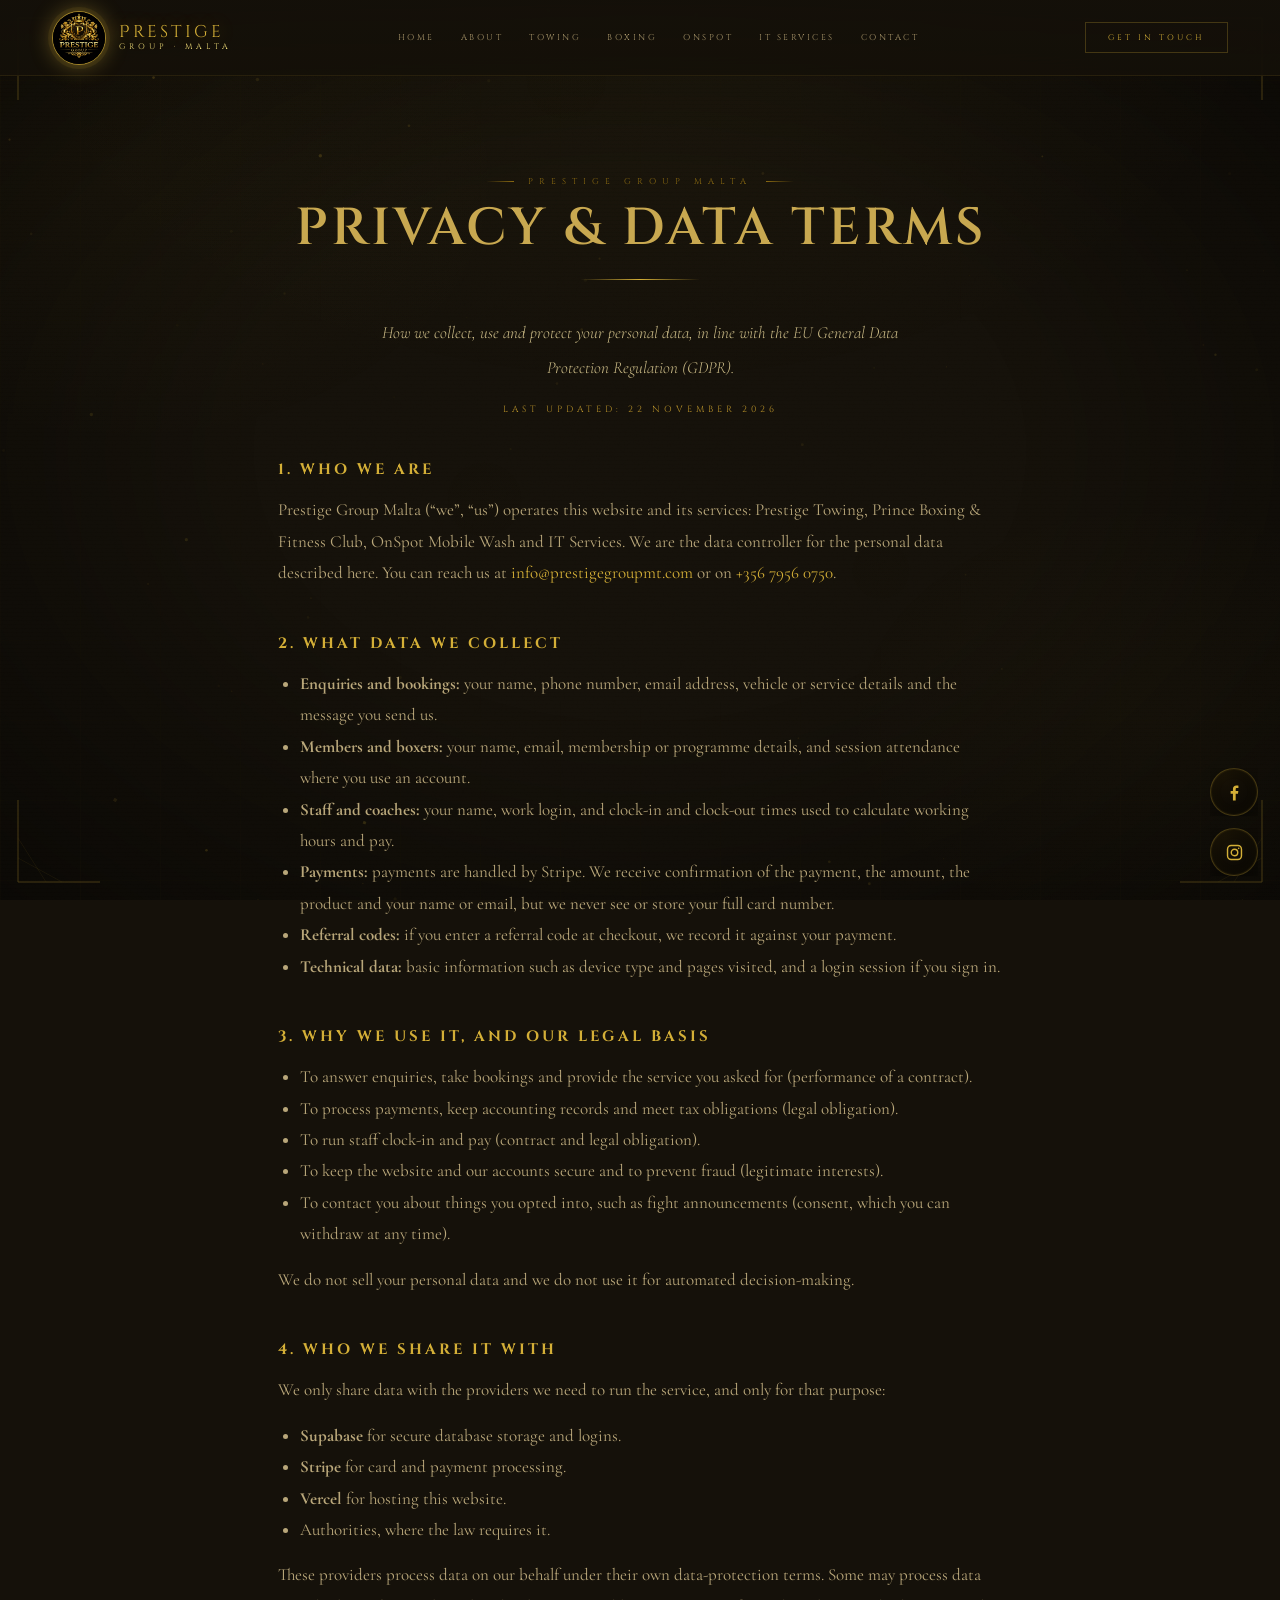
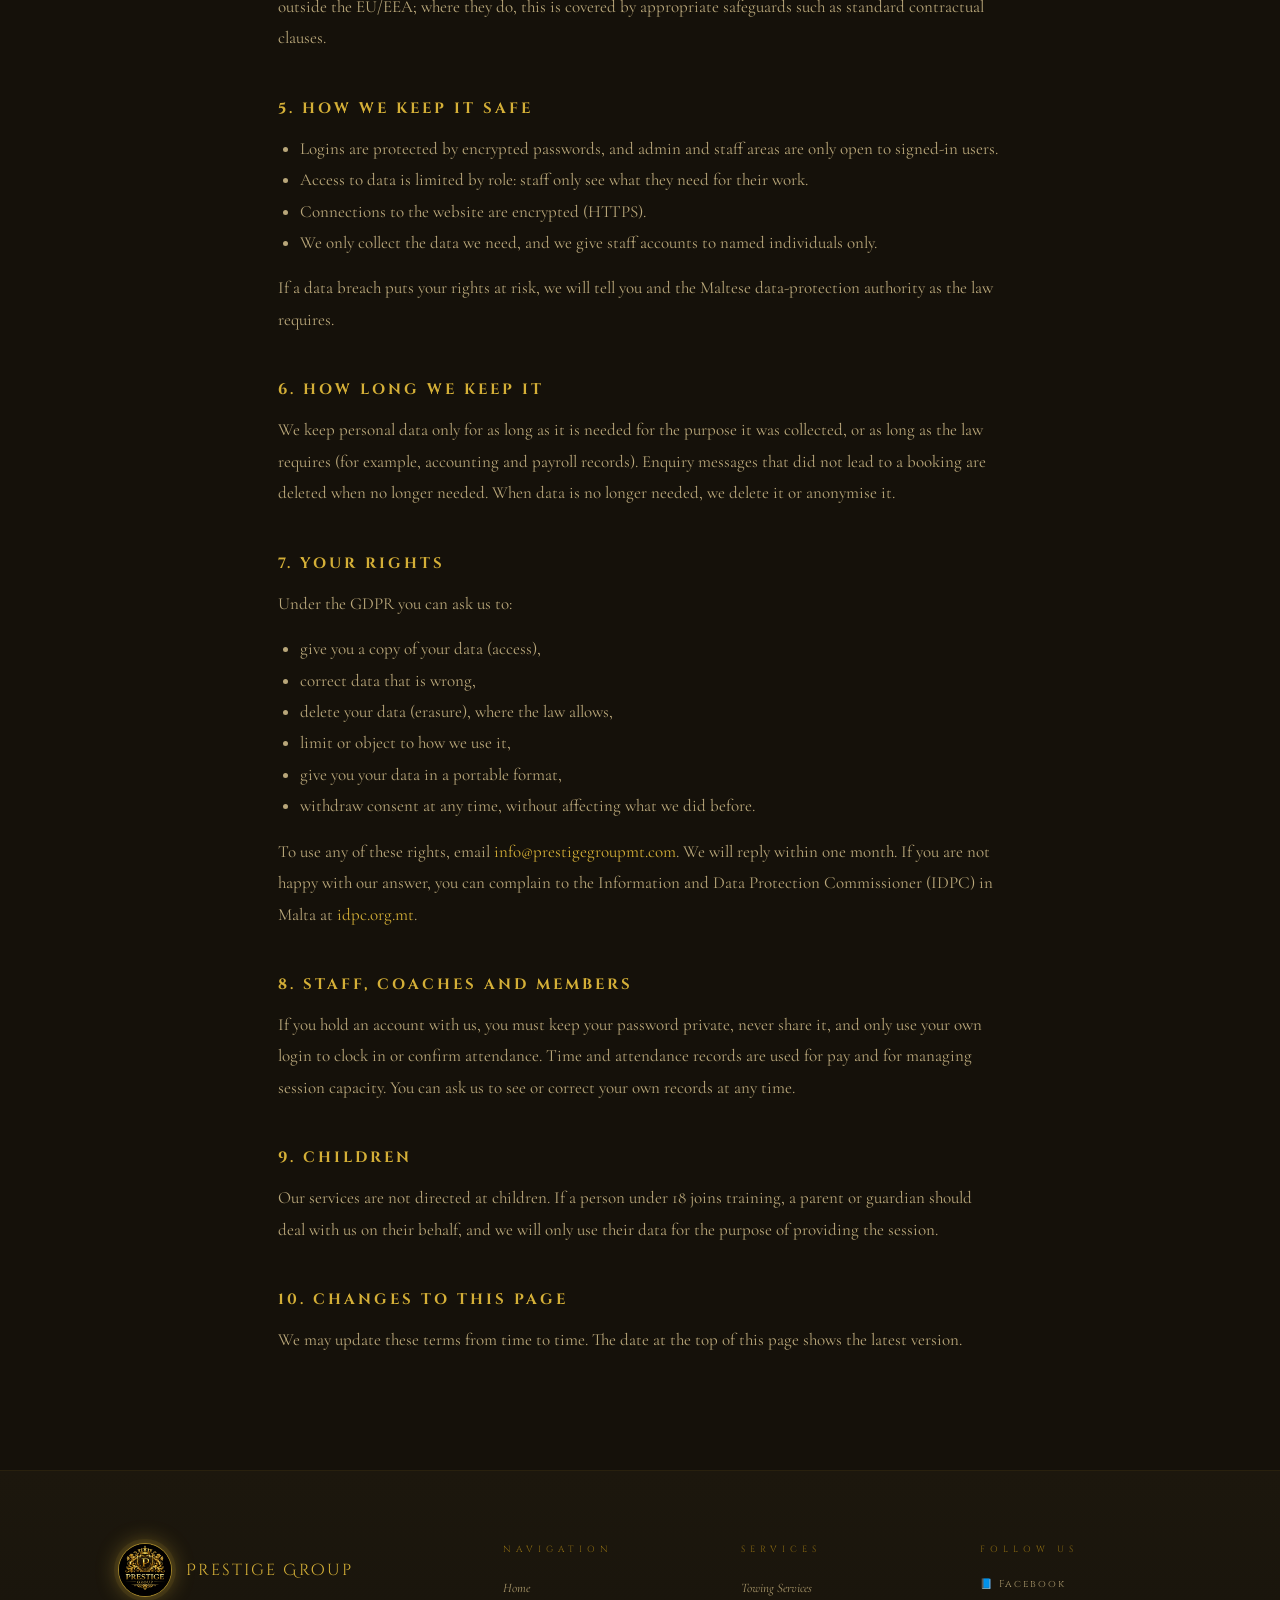
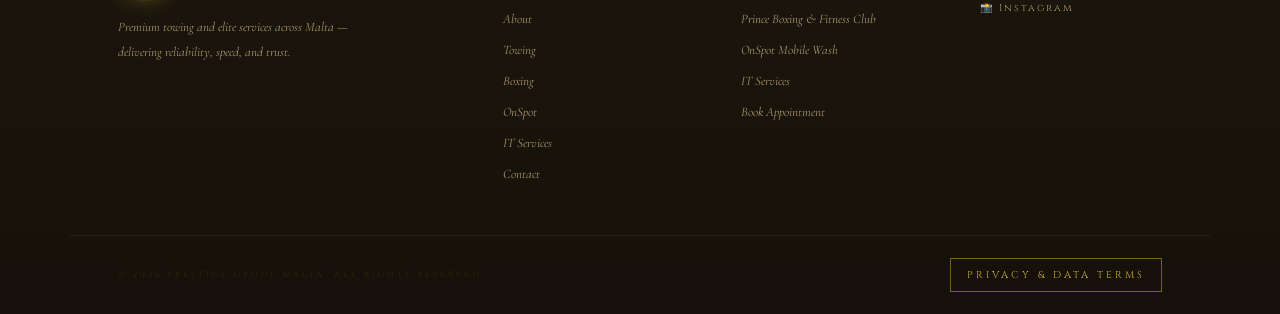
<file: privacy.html>
<!DOCTYPE html>
<html lang="en"> 
<head>
<meta charset="UTF-8">
<meta name="viewport" content="width=device-width, initial-scale=1.0">
<meta name="theme-color" content="#050403">
<title>Privacy &amp; Data Terms · Prestige Group Malta</title>
<meta name="description" content="How Prestige Group Malta collects, uses and protects your personal data under the GDPR.">
<link rel="canonical" href="https://prestigegroupmt.com/privacy.html">

<meta property="og:type" content="website">
<meta property="og:site_name" content="Prestige Group Malta">
<meta property="og:title" content="Privacy &amp; Data Terms · Prestige Group Malta">
<meta property="og:description" content="How we collect, use and protect your personal data.">
<meta property="og:image" content="Coverphoto.png">

<link rel="icon" type="image/png" href="profilepic.png">
<link rel="apple-touch-icon" href="profilepic.png">
<link rel="preconnect" href="https://fonts.googleapis.com">
<link rel="preconnect" href="https://fonts.gstatic.com" crossorigin>
<link rel="stylesheet" href="style.css">
</head>
<body>
<div class="page" id="main-content" role="main">

  <section class="section">
    <div class="wrap" style="max-width:820px;">
      <div class="section-intro reveal" style="text-align:center;margin-bottom:40px;">
        <div class="eyebrow eyebrow--center">Prestige Group Malta</div>
        <h1 class="heading heading--xl">Privacy &amp; Data Terms</h1>
        <div class="heading-rule heading-rule--center"></div>
        <p class="body-text" style="max-width:560px;margin:0 auto;">How we collect, use and protect your personal data, in line with the EU General Data Protection Regulation (GDPR).</p>
        <p style="font-family:'Cinzel',serif;font-size:9px;letter-spacing:4px;color:#b8922a;text-transform:uppercase;margin-top:18px;">Last updated: 22 November 2026</p>
      </div>
      <div class="reveal">
<h2 style="font-family:'Cinzel',serif;font-size:15px;letter-spacing:3px;color:#d4af37;text-transform:uppercase;margin:44px 0 14px;">1. Who we are</h2>
<p style="font-family:'Cormorant Garamond',serif;font-size:17px;line-height:1.85;color:#b9a77a;margin-bottom:14px;">Prestige Group Malta (&ldquo;we&rdquo;, &ldquo;us&rdquo;) operates this website and its services: Prestige Towing, Prince Boxing &amp; Fitness Club, OnSpot Mobile Wash and IT Services. We are the data controller for the personal data described here. You can reach us at <a href="mailto:info@prestigegroupmt.com" style="color:#d4af37;">info@prestigegroupmt.com</a> or on <a href="tel:+35679560750" style="color:#d4af37;">+356 7956 0750</a>.</p>
<h2 style="font-family:'Cinzel',serif;font-size:15px;letter-spacing:3px;color:#d4af37;text-transform:uppercase;margin:44px 0 14px;">2. What data we collect</h2>
<ul style="font-family:'Cormorant Garamond',serif;font-size:17px;line-height:1.85;color:#b9a77a;margin:0 0 14px 22px;"><li><strong>Enquiries and bookings:</strong> your name, phone number, email address, vehicle or service details and the message you send us.</li><li><strong>Members and boxers:</strong> your name, email, membership or programme details, and session attendance where you use an account.</li><li><strong>Staff and coaches:</strong> your name, work login, and clock-in and clock-out times used to calculate working hours and pay.</li><li><strong>Payments:</strong> payments are handled by Stripe. We receive confirmation of the payment, the amount, the product and your name or email, but we never see or store your full card number.</li><li><strong>Referral codes:</strong> if you enter a referral code at checkout, we record it against your payment.</li><li><strong>Technical data:</strong> basic information such as device type and pages visited, and a login session if you sign in.</li></ul>
<h2 style="font-family:'Cinzel',serif;font-size:15px;letter-spacing:3px;color:#d4af37;text-transform:uppercase;margin:44px 0 14px;">3. Why we use it, and our legal basis</h2>
<ul style="font-family:'Cormorant Garamond',serif;font-size:17px;line-height:1.85;color:#b9a77a;margin:0 0 14px 22px;"><li>To answer enquiries, take bookings and provide the service you asked for (performance of a contract).</li><li>To process payments, keep accounting records and meet tax obligations (legal obligation).</li><li>To run staff clock-in and pay (contract and legal obligation).</li><li>To keep the website and our accounts secure and to prevent fraud (legitimate interests).</li><li>To contact you about things you opted into, such as fight announcements (consent, which you can withdraw at any time).</li></ul>
<p style="font-family:'Cormorant Garamond',serif;font-size:17px;line-height:1.85;color:#b9a77a;margin-bottom:14px;">We do not sell your personal data and we do not use it for automated decision-making.</p>
<h2 style="font-family:'Cinzel',serif;font-size:15px;letter-spacing:3px;color:#d4af37;text-transform:uppercase;margin:44px 0 14px;">4. Who we share it with</h2>
<p style="font-family:'Cormorant Garamond',serif;font-size:17px;line-height:1.85;color:#b9a77a;margin-bottom:14px;">We only share data with the providers we need to run the service, and only for that purpose:</p>
<ul style="font-family:'Cormorant Garamond',serif;font-size:17px;line-height:1.85;color:#b9a77a;margin:0 0 14px 22px;"><li><strong>Supabase</strong> for secure database storage and logins.</li><li><strong>Stripe</strong> for card and payment processing.</li><li><strong>Vercel</strong> for hosting this website.</li><li>Authorities, where the law requires it.</li></ul>
<p style="font-family:'Cormorant Garamond',serif;font-size:17px;line-height:1.85;color:#b9a77a;margin-bottom:14px;">These providers process data on our behalf under their own data-protection terms. Some may process data outside the EU/EEA; where they do, this is covered by appropriate safeguards such as standard contractual clauses.</p>
<h2 style="font-family:'Cinzel',serif;font-size:15px;letter-spacing:3px;color:#d4af37;text-transform:uppercase;margin:44px 0 14px;">5. How we keep it safe</h2>
<ul style="font-family:'Cormorant Garamond',serif;font-size:17px;line-height:1.85;color:#b9a77a;margin:0 0 14px 22px;"><li>Logins are protected by encrypted passwords, and admin and staff areas are only open to signed-in users.</li><li>Access to data is limited by role: staff only see what they need for their work.</li><li>Connections to the website are encrypted (HTTPS).</li><li>We only collect the data we need, and we give staff accounts to named individuals only.</li></ul>
<p style="font-family:'Cormorant Garamond',serif;font-size:17px;line-height:1.85;color:#b9a77a;margin-bottom:14px;">If a data breach puts your rights at risk, we will tell you and the Maltese data-protection authority as the law requires.</p>
<h2 style="font-family:'Cinzel',serif;font-size:15px;letter-spacing:3px;color:#d4af37;text-transform:uppercase;margin:44px 0 14px;">6. How long we keep it</h2>
<p style="font-family:'Cormorant Garamond',serif;font-size:17px;line-height:1.85;color:#b9a77a;margin-bottom:14px;">We keep personal data only for as long as it is needed for the purpose it was collected, or as long as the law requires (for example, accounting and payroll records). Enquiry messages that did not lead to a booking are deleted when no longer needed. When data is no longer needed, we delete it or anonymise it.</p>
<h2 style="font-family:'Cinzel',serif;font-size:15px;letter-spacing:3px;color:#d4af37;text-transform:uppercase;margin:44px 0 14px;">7. Your rights</h2>
<p style="font-family:'Cormorant Garamond',serif;font-size:17px;line-height:1.85;color:#b9a77a;margin-bottom:14px;">Under the GDPR you can ask us to:</p>
<ul style="font-family:'Cormorant Garamond',serif;font-size:17px;line-height:1.85;color:#b9a77a;margin:0 0 14px 22px;"><li>give you a copy of your data (access),</li><li>correct data that is wrong,</li><li>delete your data (erasure), where the law allows,</li><li>limit or object to how we use it,</li><li>give you your data in a portable format,</li><li>withdraw consent at any time, without affecting what we did before.</li></ul>
<p style="font-family:'Cormorant Garamond',serif;font-size:17px;line-height:1.85;color:#b9a77a;margin-bottom:14px;">To use any of these rights, email <a href="mailto:info@prestigegroupmt.com" style="color:#d4af37;">info@prestigegroupmt.com</a>. We will reply within one month. If you are not happy with our answer, you can complain to the Information and Data Protection Commissioner (IDPC) in Malta at <a href="https://idpc.org.mt" target="_blank" rel="noopener" style="color:#d4af37;">idpc.org.mt</a>.</p>
<h2 style="font-family:'Cinzel',serif;font-size:15px;letter-spacing:3px;color:#d4af37;text-transform:uppercase;margin:44px 0 14px;">8. Staff, coaches and members</h2>
<p style="font-family:'Cormorant Garamond',serif;font-size:17px;line-height:1.85;color:#b9a77a;margin-bottom:14px;">If you hold an account with us, you must keep your password private, never share it, and only use your own login to clock in or confirm attendance. Time and attendance records are used for pay and for managing session capacity. You can ask us to see or correct your own records at any time.</p>
<h2 style="font-family:'Cinzel',serif;font-size:15px;letter-spacing:3px;color:#d4af37;text-transform:uppercase;margin:44px 0 14px;">9. Children</h2>
<p style="font-family:'Cormorant Garamond',serif;font-size:17px;line-height:1.85;color:#b9a77a;margin-bottom:14px;">Our services are not directed at children. If a person under 18 joins training, a parent or guardian should deal with us on their behalf, and we will only use their data for the purpose of providing the session.</p>
<h2 style="font-family:'Cinzel',serif;font-size:15px;letter-spacing:3px;color:#d4af37;text-transform:uppercase;margin:44px 0 14px;">10. Changes to this page</h2>
<p style="font-family:'Cormorant Garamond',serif;font-size:17px;line-height:1.85;color:#b9a77a;margin-bottom:14px;">We may update these terms from time to time. The date at the top of this page shows the latest version.</p>
      </div>
    </div>
  </section>

</div>
<script src="shared-layout.js"></script>
<script src="main.js"></script>
</body>
</html>
</file>
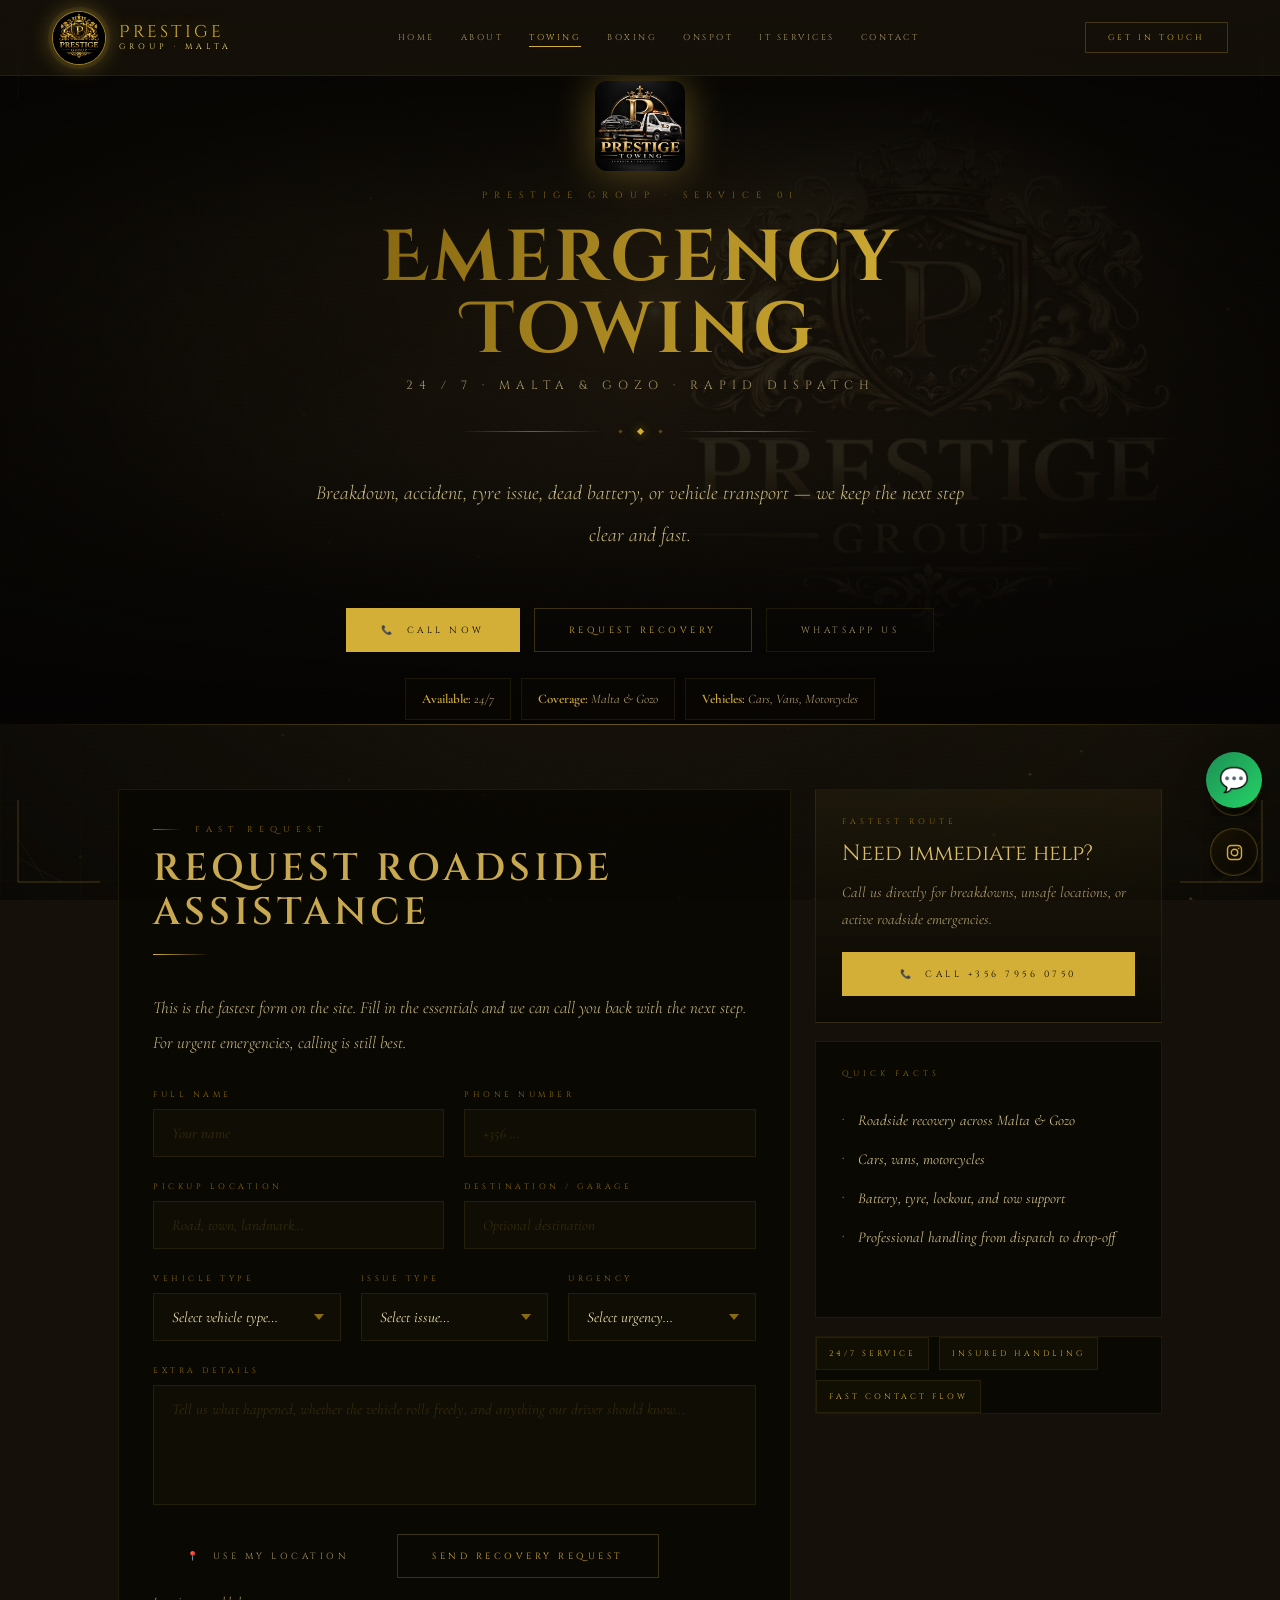
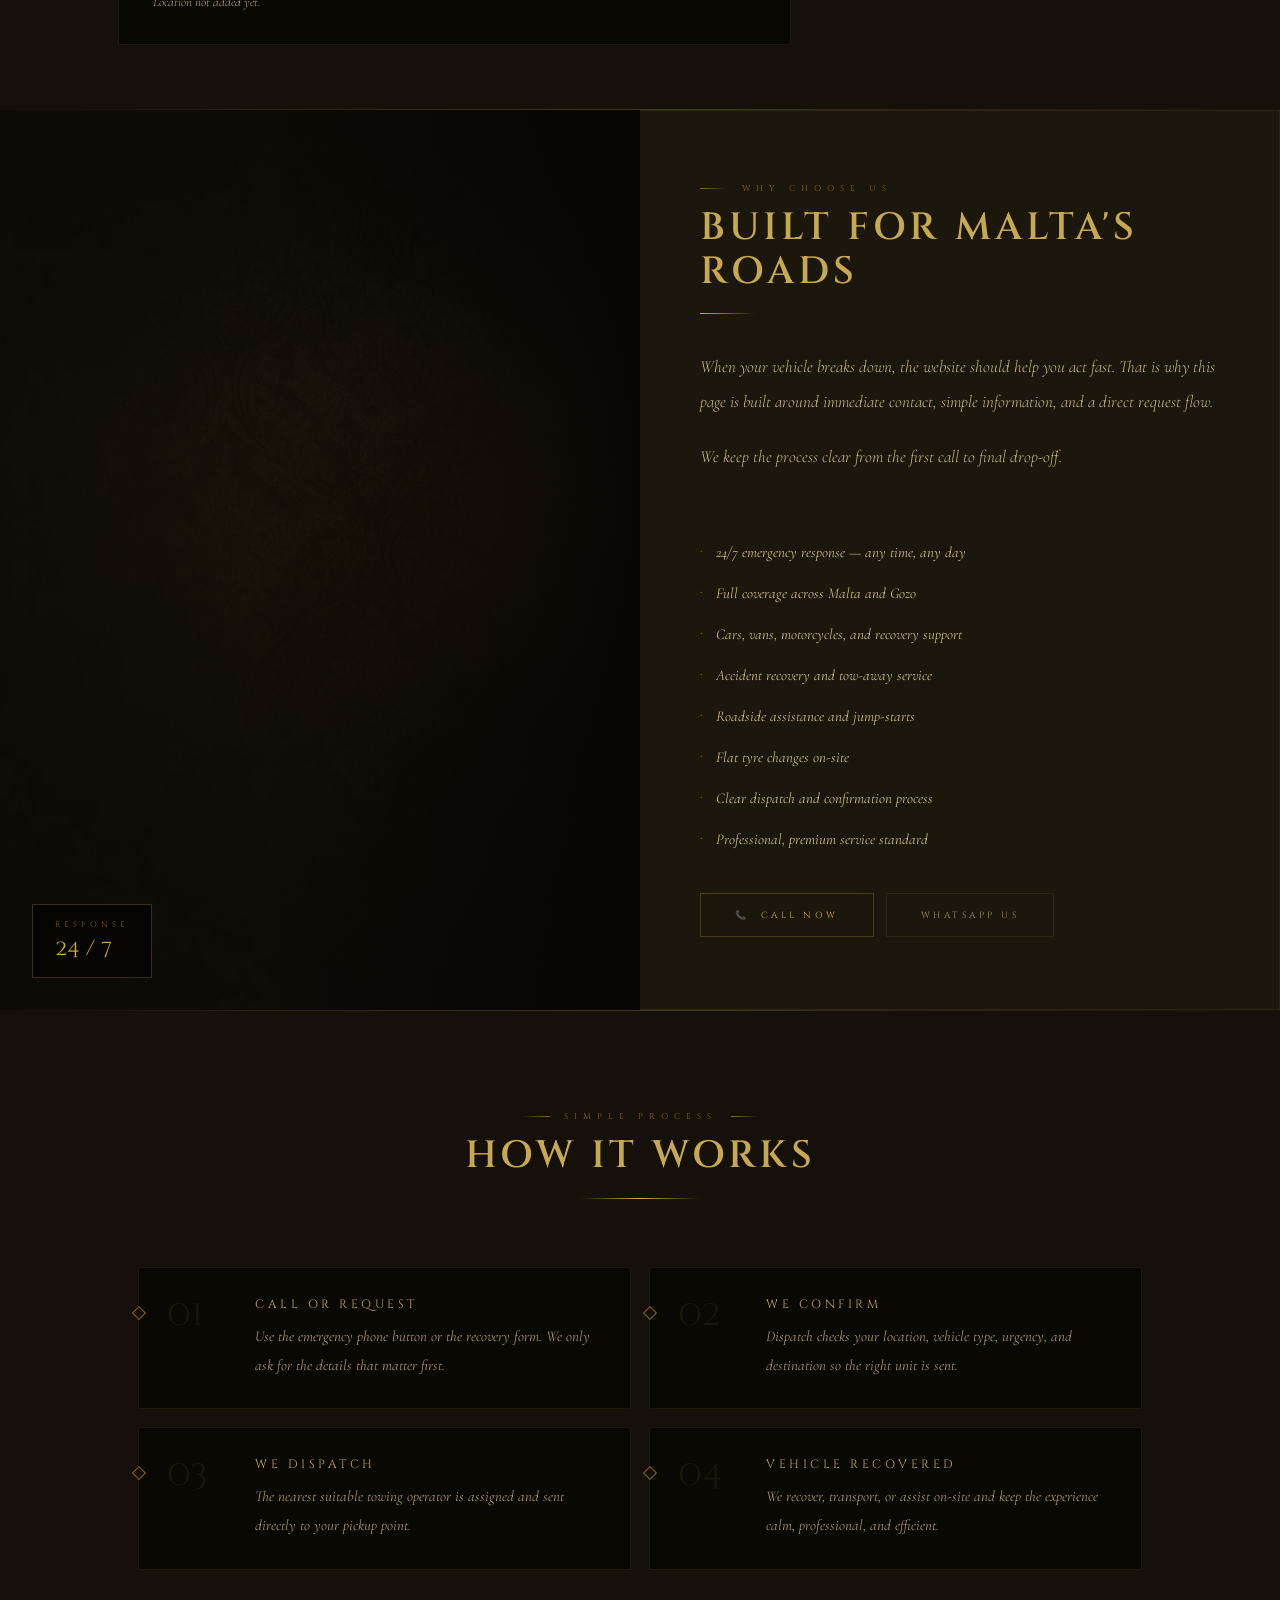
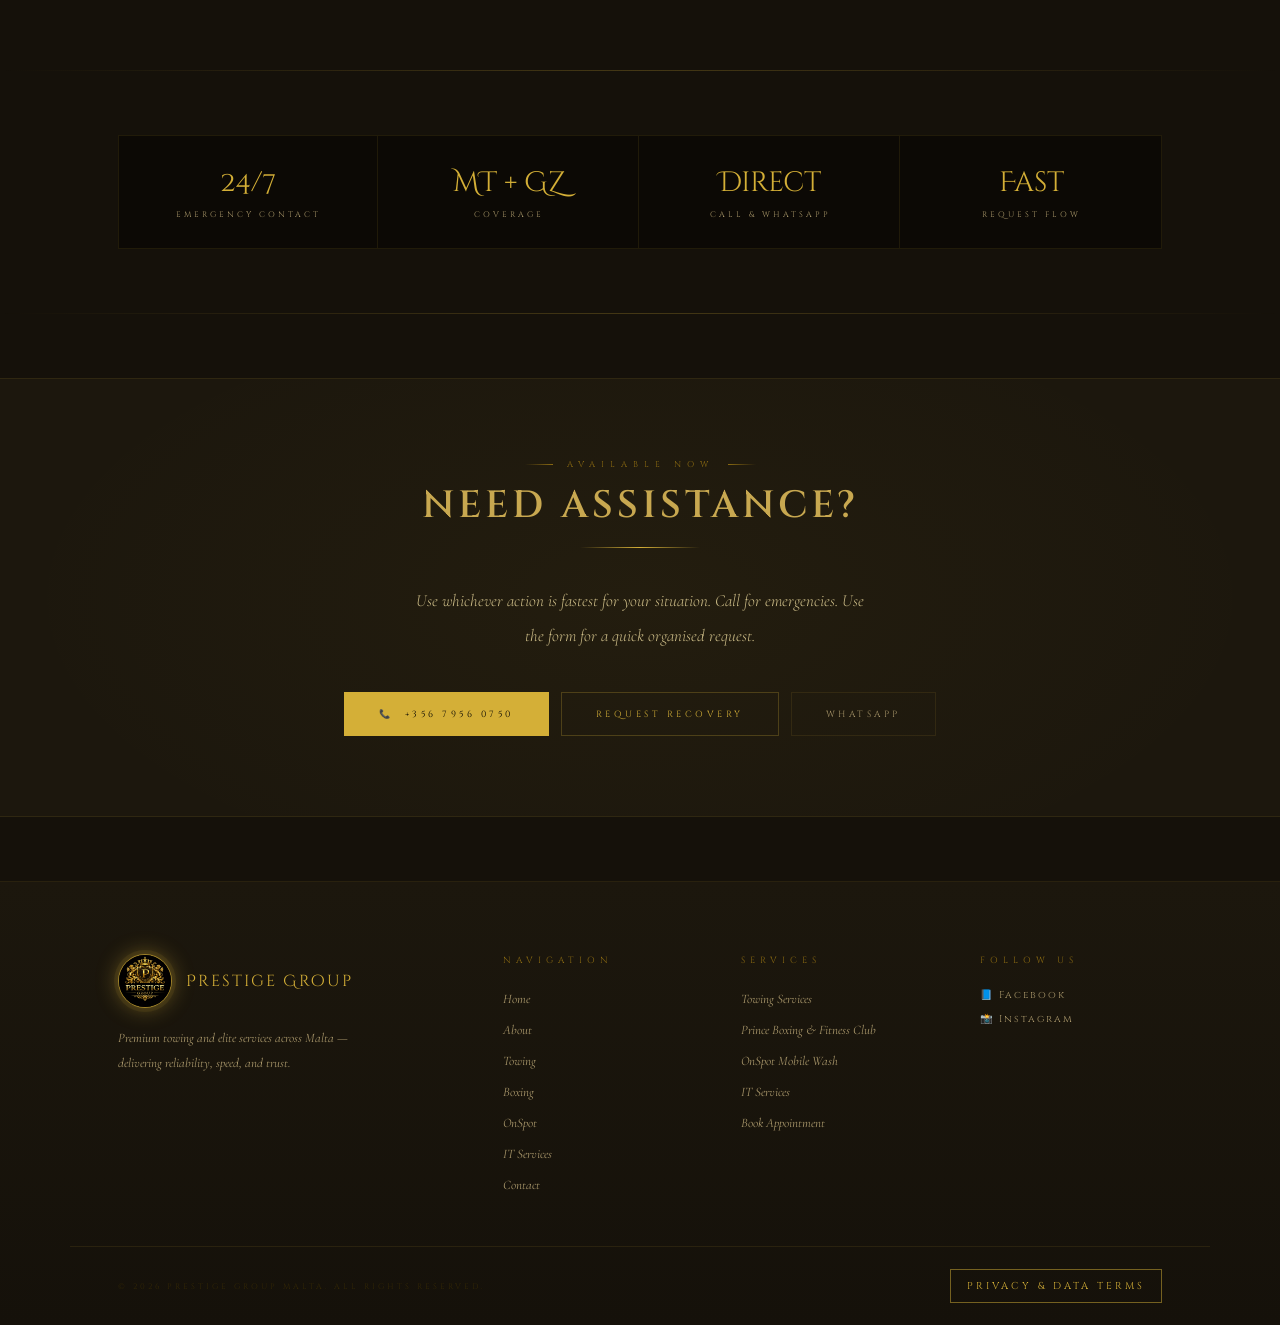
<file: towing.html>
<!DOCTYPE html>
<html lang="en">
<head>
<meta charset="UTF-8">
<meta name="viewport" content="width=device-width, initial-scale=1.0">
<meta name="theme-color" content="#050403">
<title>Towing Services · Prestige Group Malta</title>
<meta name="description" content="24/7 emergency towing and roadside recovery across Malta and Gozo. Call Prestige Group or send your recovery request now.">
<link rel="canonical" href="https://prestigegroup.mt/towing.html">

<meta property="og:type" content="website">
<meta property="og:site_name" content="Prestige Group Malta">
<meta property="og:title" content="Emergency Towing · Prestige Group Malta">
<meta property="og:description" content="24/7 roadside recovery across Malta and Gozo. Rapid dispatch, clear process, professional handling.">
<meta property="og:image" content="Coverphoto.png">
<meta name="twitter:card" content="summary_large_image">

<link rel="icon" type="image/png" href="profilepic.png">
<link rel="apple-touch-icon" href="profilepic.png">
<link rel="preconnect" href="https://fonts.googleapis.com">
<link rel="preconnect" href="https://fonts.gstatic.com" crossorigin>
<link rel="stylesheet" href="style.css">

<script type="application/ld+json">
{
  "@context": "https://schema.org",
  "@type": "AutomotiveBusiness",
  "name": "Prestige Group Towing",
  "description": "24/7 emergency towing and roadside recovery across Malta and Gozo.",
  "url": "https://prestigegroup.mt/towing.html",
  "telephone": "+356 7956 0750",
  "areaServed": ["Malta", "Gozo"],
  "openingHours": "Mo-Su 00:00-24:00",
  "priceRange": "€€"
}
</script>
</head>
<body>
<div class="page" id="main-content" role="main">

  <section class="hero towing-hero" style="min-height:72vh;">
    <div class="hero-bg" aria-hidden="true">
      <img src="Coverphoto.png" alt="" style="object-position:center 60%;filter:saturate(.55) brightness(.5);" fetchpriority="high">
      <div class="hero-bg-grad"></div>
    </div>
    <div class="hero-content">
      <div aria-hidden="true" style="margin-bottom:18px;animation:fadeUp 1.2s cubic-bezier(0.22,1,0.36,1) both .15s;opacity:0;">
        <img src="Prestige_Towing_logo.jpg" alt="Prestige Towing" style="width:90px;height:90px;border-radius:12px;display:block;margin:0 auto;object-fit:cover;filter:drop-shadow(0 0 20px rgba(212,175,55,0.4));">
      </div>
      <div class="hero-kicker" style="animation-delay:.3s;">Prestige Group · Service 01</div>
      <h1 class="hero-name" style="font-size:clamp(32px,6vw,72px);animation-delay:.45s;">Emergency<br>Towing</h1>
      <div class="hero-tagline-sub" style="animation-delay:.6s;">24 / 7 · Malta &amp; Gozo · Rapid Dispatch</div>
      <div class="hero-rule" style="animation-delay:.75s;">
        <div class="hero-rule-line"></div>
        <div class="gem gem--s"></div><div class="gem"></div><div class="gem gem--s"></div>
        <div class="hero-rule-line"></div>
      </div>
      <p class="hero-body" style="animation-delay:.9s;max-width:650px;">Breakdown, accident, tyre issue, dead battery, or vehicle transport — we keep the next step clear and fast.</p>
      <div class="hero-actions" style="animation-delay:1.05s;">
        <a href="tel:+35679560750" class="btn btn--solid" aria-label="Call Prestige Group Towing now"><span><span aria-hidden="true">📞 &nbsp;</span>Call Now</span></a>
        <a href="#request-recovery" class="btn btn--gold"><span>Request Recovery</span></a>
        <a href="https://wa.me/35679560750" class="btn btn--dark" target="_blank" rel="noopener"><span>WhatsApp Us</span></a>
      </div>

      <div class="urgent-strip reveal d2">
        <div class="urgent-pill"><strong>Available:</strong> 24/7</div>
        <div class="urgent-pill"><strong>Coverage:</strong> Malta &amp; Gozo</div>
        <div class="urgent-pill"><strong>Vehicles:</strong> Cars, Vans, Motorcycles</div>
      </div>
    </div>
  </section>

  <div class="hr hr--heavy"></div>

  <section class="section--sm" id="request-recovery">
    <div class="wrap">
      <div class="request-shell reveal">
        <div class="request-shell-main">
          <div class="eyebrow">Fast Request</div>
          <h2 class="heading">Request Roadside Assistance</h2>
          <div class="heading-rule"></div>
          <p class="body-text" style="margin-bottom:28px;max-width:700px;">This is the fastest form on the site. Fill in the essentials and we can call you back with the next step. For urgent emergencies, calling is still best.</p>

          <form id="recoveryForm" class="recovery-form" novalidate>
            <div class="form-row">
              <div class="form-field">
                <label class="form-label" for="rf-name">Full Name</label>
                <input class="form-input" id="rf-name" type="text" name="name" placeholder="Your name" autocomplete="name" required>
              </div>
              <div class="form-field">
                <label class="form-label" for="rf-phone">Phone Number</label>
                <input class="form-input" id="rf-phone" type="tel" name="phone" placeholder="+356 …" autocomplete="tel" required>
              </div>
            </div>

            <div class="form-row">
              <div class="form-field">
                <label class="form-label" for="rf-pickup">Pickup Location</label>
                <input class="form-input" id="rf-pickup" type="text" name="pickup" placeholder="Road, town, landmark…" autocomplete="street-address" required>
              </div>
              <div class="form-field">
                <label class="form-label" for="rf-dropoff">Destination / Garage</label>
                <input class="form-input" id="rf-dropoff" type="text" name="dropoff" placeholder="Optional destination">
              </div>
            </div>

            <div class="form-row towing-form-grid-3">
              <div class="form-field">
                <label class="form-label" for="rf-vehicle">Vehicle Type</label>
                <select class="form-input form-select" id="rf-vehicle" name="vehicle" required>
                  <option value="" disabled selected>Select vehicle type…</option>
                  <option>Car</option>
                  <option>Van</option>
                  <option>Motorcycle</option>
                  <option>SUV</option>
                  <option>Other</option>
                </select>
              </div>
              <div class="form-field">
                <label class="form-label" for="rf-issue">Issue Type</label>
                <select class="form-input form-select" id="rf-issue" name="issue" required>
                  <option value="" disabled selected>Select issue…</option>
                  <option>Breakdown</option>
                  <option>Accident Recovery</option>
                  <option>Flat Tyre</option>
                  <option>Dead Battery</option>
                  <option>Transport / Tow</option>
                  <option>Locked Out</option>
                  <option>Other</option>
                </select>
              </div>
              <div class="form-field">
                <label class="form-label" for="rf-urgency">Urgency</label>
                <select class="form-input form-select" id="rf-urgency" name="urgency" required>
                  <option value="" disabled selected>Select urgency…</option>
                  <option>Emergency</option>
                  <option>As Soon As Possible</option>
                  <option>Today</option>
                  <option>Scheduled</option>
                </select>
              </div>
            </div>

            <div class="form-field">
              <label class="form-label" for="rf-details">Extra Details</label>
              <textarea class="form-input" id="rf-details" rows="5" name="details" placeholder="Tell us what happened, whether the vehicle rolls freely, and anything our driver should know…"></textarea>
            </div>

            <div class="request-actions">
              <button type="button" class="btn btn--dark location-share-btn" id="shareLocationBtn" aria-describedby="locationStatus"><span><span aria-hidden="true">📍 &nbsp;</span>Use My Location</span></button>
              <button type="submit" class="btn btn--gold form-submit"><span>Send Recovery Request</span></button>
            </div>
            <div class="location-status" id="locationStatus" role="status" aria-live="polite">Location not added yet.</div>
          </form>
        </div>

        <aside class="request-shell-side">
          <div class="urgent-side-card urgent-side-card--call">
            <div class="urgent-side-label">Fastest Route</div>
            <div class="urgent-side-title">Need immediate help?</div>
            <p class="urgent-side-copy">Call us directly for breakdowns, unsafe locations, or active roadside emergencies.</p>
            <a href="tel:+35679560750" class="btn btn--solid" style="width:100%;justify-content:center;" aria-label="Call +356 7956 0750"><span><span aria-hidden="true">📞 &nbsp;</span>Call +356 7956 0750</span></a>
          </div>

          <div class="urgent-side-card">
            <div class="urgent-side-label">Quick Facts</div>
            <ul class="feature-list feature-list--tight">
              <li>Roadside recovery across Malta &amp; Gozo</li>
              <li>Cars, vans, motorcycles</li>
              <li>Battery, tyre, lockout, and tow support</li>
              <li>Professional handling from dispatch to drop-off</li>
            </ul>
          </div>

          <div class="trust-stack">
            <div class="trust-chip">24/7 Service</div>
            <div class="trust-chip">Insured Handling</div>
            <div class="trust-chip">Fast Contact Flow</div>
          </div>
        </aside>
      </div>
    </div>
  </section>

  <div class="hr"></div>

  <div class="feature-band reveal">
    <div class="feature-band-visual">
      <img src="Coverphoto.png" alt="Towing services Malta" style="object-position:left center;" loading="lazy">
      <div class="feature-band-visual-overlay" aria-hidden="true"></div>
      <div class="feature-band-visual-badge">
        <div class="feature-band-visual-badge-label">Response</div>
        <div class="feature-band-visual-badge-val">24 / 7</div>
      </div>
    </div>
    <div class="feature-band-content">
      <div class="eyebrow">Why Choose Us</div>
      <h2 class="heading">Built For Malta's Roads</h2>
      <div class="heading-rule"></div>
      <p class="body-text" style="margin-bottom:20px;">When your vehicle breaks down, the website should help you act fast. That is why this page is built around immediate contact, simple information, and a direct request flow.</p>
      <p class="body-text" style="margin-bottom:36px;">We keep the process clear from the first call to final drop-off.</p>
      <ul class="feature-list">
        <li>24/7 emergency response — any time, any day</li>
        <li>Full coverage across Malta and Gozo</li>
        <li>Cars, vans, motorcycles, and recovery support</li>
        <li>Accident recovery and tow-away service</li>
        <li>Roadside assistance and jump-starts</li>
        <li>Flat tyre changes on-site</li>
        <li>Clear dispatch and confirmation process</li>
        <li>Professional, premium service standard</li>
      </ul>
      <div style="display:flex;gap:12px;flex-wrap:wrap;">
        <a href="tel:+35679560750" class="btn btn--gold" aria-label="Call Prestige Group Towing"><span><span aria-hidden="true">📞 &nbsp;</span>Call Now</span></a>
        <a href="https://wa.me/35679560750" class="btn btn--dark" target="_blank" rel="noopener"><span>WhatsApp Us</span></a>
      </div>
    </div>
  </div>

  <div class="hr"></div>

  <section class="section">
    <div class="wrap" style="max-width:1100px;">
      <div style="text-align:center;margin-bottom:68px;" class="reveal">
        <div class="eyebrow eyebrow--center">Simple Process</div>
        <h2 class="heading">How It Works</h2>
        <div class="heading-rule heading-rule--center"></div>
      </div>
      <div class="process reveal d1 process-grid-updated">
        <div class="process-step process-step-card">
          <div class="process-num">01</div>
          <div>
            <div class="process-title">Call or Request</div>
            <p class="process-body">Use the emergency phone button or the recovery form. We only ask for the details that matter first.</p>
          </div>
        </div>
        <div class="process-step process-step-card">
          <div class="process-num">02</div>
          <div>
            <div class="process-title">We Confirm</div>
            <p class="process-body">Dispatch checks your location, vehicle type, urgency, and destination so the right unit is sent.</p>
          </div>
        </div>
        <div class="process-step process-step-card">
          <div class="process-num">03</div>
          <div>
            <div class="process-title">We Dispatch</div>
            <p class="process-body">The nearest suitable towing operator is assigned and sent directly to your pickup point.</p>
          </div>
        </div>
        <div class="process-step process-step-card">
          <div class="process-num">04</div>
          <div>
            <div class="process-title">Vehicle Recovered</div>
            <p class="process-body">We recover, transport, or assist on-site and keep the experience calm, professional, and efficient.</p>
          </div>
        </div>
      </div>
    </div>
  </section>

  <div class="hr"></div>

  <section class="section--sm">
    <div class="wrap">
      <div class="trust-band reveal">
        <div class="trust-band-item">
          <div class="trust-band-num">24/7</div>
          <div class="trust-band-label">Emergency Contact</div>
        </div>
        <div class="trust-band-item">
          <div class="trust-band-num">MT + GZ</div>
          <div class="trust-band-label">Coverage</div>
        </div>
        <div class="trust-band-item">
          <div class="trust-band-num">Direct</div>
          <div class="trust-band-label">Call &amp; WhatsApp</div>
        </div>
        <div class="trust-band-item">
          <div class="trust-band-num">Fast</div>
          <div class="trust-band-label">Request Flow</div>
        </div>
      </div>
    </div>
  </section>

  <div class="hr"></div>

  <section class="section--sm">
    <div class="cta-band reveal">
      <div class="cta-band-bg"></div>
      <div class="wrap" style="position:relative;z-index:2;text-align:center;">
        <div class="eyebrow eyebrow--center" style="margin-bottom:14px;">Available Now</div>
        <h2 class="heading" style="text-align:center;">Need Assistance?</h2>
        <div class="heading-rule heading-rule--center"></div>
        <p class="body-text" style="max-width:470px;margin:0 auto 38px;">Use whichever action is fastest for your situation. Call for emergencies. Use the form for a quick organised request.</p>
        <div style="display:flex;gap:12px;justify-content:center;flex-wrap:wrap;">
          <a href="tel:+35679560750" class="btn btn--solid" aria-label="Call +356 7956 0750"><span><span aria-hidden="true">📞 &nbsp;</span>+356 7956 0750</span></a>
          <a href="#request-recovery" class="btn btn--gold"><span>Request Recovery</span></a>
          <a href="https://wa.me/35679560750" class="btn btn--dark" target="_blank" rel="noopener"><span>WhatsApp</span></a>
        </div>
      </div>
    </div>
  </section>

</div>

<a class="floating-whatsapp" href="https://wa.me/35679560750" target="_blank" rel="noopener" aria-label="WhatsApp Prestige Group"><span aria-hidden="true">💬</span></a>
<a class="mobile-sticky-call" href="tel:+35679560750" aria-label="Call Prestige Group now"><span aria-hidden="true">📞</span><span>Call Now</span></a>

<script src="shared-layout.js"></script>
<script src="main.js"></script>
</body>
</html>
</file>
<file: style.css>
/* ═══════════════════════════════════════════════════════════
   PRESTIGE GROUP — FINAL VERSION
   Cinematic Dark Luxury · Malta · Est. 2026
   ═══════════════════════════════════════════════════════════ */

@import url('https://fonts.googleapis.com/css2?family=Cormorant+Garamond:ital,wght@0,300;0,400;0,600;1,300;1,400;1,600&family=Cinzel:wght@400;600;700&family=Cinzel+Decorative:wght@400;700&display=swap');

@property --angle  { syntax:'<angle>';  initial-value:0deg; inherits:false; }
@property --gangle { syntax:'<angle>';  initial-value:0deg; inherits:false; }

/* ─── TOKENS ─── */
:root {
  --g1: #d4af37;
  --g2: #f5e27a;
  --g3: #fff8e7;
  --g4: #8a6a12;
  --g5: #4a3800;
  --glow: rgba(212,175,55,0.22);
  --bg:  #04030200;
  --bg0: #15110a;
  --bg1: #1c170d;
  --bg2: #231c10;
  --panel: rgba(24,19,10,0.85);
  --t1: #ede0b0;
  --t2: #cdbd88;
  --t3: #a8966a;
  --t4: rgba(212,175,55,0.10);
  --b1: rgba(212,175,55,0.10);
  --b2: rgba(212,175,55,0.25);
  --b3: rgba(212,175,55,0.45);
  --nav-h: 76px;
  --ease: cubic-bezier(0.22,1,0.36,1);
  --ease2: cubic-bezier(0.4,0,0.2,1);
}

/* ─── RESET ─── */
*,*::before,*::after{box-sizing:border-box;margin:0;padding:0;}
html{scroll-behavior:smooth;font-size:16px;}
body{
  font-family:'Cormorant Garamond',serif;
  background:var(--bg0);color:var(--t1);
  min-height:100vh;overflow-x:hidden;
  cursor:url("data:image/svg+xml,%3Csvg xmlns='http://www.w3.org/2000/svg' width='22' height='22'%3E%3Ccircle cx='11' cy='11' r='4.5' fill='none' stroke='%23d4af37' stroke-width='1' opacity='.65'/%3E%3Ccircle cx='11' cy='11' r='1.5' fill='%23d4af37' opacity='.5'/%3E%3C/svg%3E") 11 11, auto;
}
a{text-decoration:none;color:inherit;}
img{display:block;max-width:100%;}
button,input,textarea,select{font-family:inherit;}

/* ─── FIXED BG LAYERS ─── */
.bg-fixed{position:fixed;inset:0;z-index:0;pointer-events:none;}
.bg-radial{
  background:
    radial-gradient(ellipse 90% 80% at 50% 0%,   rgba(212,175,55,0.04) 0%,transparent 55%),
    radial-gradient(ellipse 60% 60% at 10% 20%,  rgba(212,175,55,0.03) 0%,transparent 50%),
    radial-gradient(ellipse 50% 50% at 90% 80%,  rgba(212,175,55,0.025) 0%,transparent 50%),
    radial-gradient(ellipse 100% 100% at 50% 50%,transparent 30%,rgba(0,0,0,0.85) 100%);
}
.bg-noise{
  background-image:url("data:image/svg+xml,%3Csvg viewBox='0 0 512 512' xmlns='http://www.w3.org/2000/svg'%3E%3Cfilter id='n'%3E%3CfeTurbulence type='fractalNoise' baseFrequency='0.8' numOctaves='4' stitchTiles='stitch'/%3E%3C/filter%3E%3Crect width='100%25' height='100%25' filter='url(%23n)' opacity='.035'/%3E%3C/svg%3E");
  background-size:512px;mix-blend-mode:overlay;opacity:.7;
}
.bg-grid{
  background-image:
    linear-gradient(rgba(212,175,55,0.025) 1px,transparent 1px),
    linear-gradient(90deg,rgba(212,175,55,0.025) 1px,transparent 1px);
  background-size:80px 80px;
  mask-image:radial-gradient(ellipse 80% 80% at 50% 50%,transparent 30%,black 100%);
}
.bg-scan{
  background:repeating-linear-gradient(0deg,transparent,transparent 3px,rgba(0,0,0,0.045) 3px,rgba(0,0,0,0.045) 4px);
}
#canvas{position:fixed;inset:0;z-index:1;pointer-events:none;}

/* ─── DECORATIVE FRAME ─── */
.frame-line{
  position:fixed;z-index:4;pointer-events:none;
  background:linear-gradient(90deg,transparent,var(--b2),transparent);
  height:1px;left:0;right:0;
}
.frame-line--t{top:62px;}
.frame-line--b{bottom:22px;}
.frame-line--v{
  width:1px;height:auto;top:0;bottom:0;
  background:linear-gradient(180deg,transparent,var(--b1) 30%,var(--b1) 70%,transparent);
}
.frame-line--vl{left:22px;}
.frame-line--vr{right:22px;}

.corner-mark{
  position:fixed;z-index:4;pointer-events:none;
  width:90px;height:90px;opacity:.3;
}
.corner-mark svg{width:100%;height:100%;}
.corner-mark--tl{top:14px;left:14px;}
.corner-mark--tr{top:14px;right:14px;transform:scaleX(-1);}
.corner-mark--bl{bottom:14px;left:14px;transform:scaleY(-1);}
.corner-mark--br{bottom:14px;right:14px;transform:scale(-1);}

.side-label{
  position:fixed;z-index:4;pointer-events:none;
  font-family:'Cinzel',serif;font-size:7.5px;letter-spacing:5px;
  color:rgba(212,175,55,0.09);text-transform:uppercase;white-space:nowrap;
}
.side-label--l{left:18px;top:50%;transform:translateX(-50%) rotate(-90deg) translateX(-50%);}
.side-label--r{right:18px;top:50%;transform:translateX(50%) rotate(90deg) translateX(-50%);}

/* ─── NAVIGATION ─── */
.nav{
  position:fixed;top:0;left:0;right:0;height:var(--nav-h);z-index:200;
  display:flex;align-items:center;justify-content:space-between;
  padding:0 52px;
  background:linear-gradient(180deg,rgba(20,16,9,0.97) 0%,rgba(20,16,9,0.88) 100%);
  border-bottom:1px solid var(--b1);
  backdrop-filter:blur(24px) saturate(1.6);
  transition:background .4s,border-color .4s;
}
.nav.scrolled{
  background:rgba(20,16,9,0.98);
  border-bottom-color:var(--b2);
  box-shadow:0 8px 48px rgba(0,0,0,0.6);
}
.nav-brand{
  display:flex;align-items:center;gap:13px;
}
.nav-brand-logo{
  width:56px;height:56px;object-fit:contain;
  filter:drop-shadow(0 0 18px rgba(212,175,55,0.75)) drop-shadow(0 0 4px rgba(240,210,110,0.6)) brightness(1.12);
  transition:filter .4s,transform .4s;
}
.nav-brand:hover .nav-brand-logo{
  filter:drop-shadow(0 0 22px rgba(212,175,55,0.7)) brightness(1.12);
  transform:scale(1.05);
}
.nav-brand-text{
  display:flex;flex-direction:column;gap:1px;
}
.nav-brand-name{
  font-family:'Cinzel Decorative',serif;font-size:17px;
  letter-spacing:3px;color:var(--g1);line-height:1;
  text-shadow:0 0 18px rgba(212,175,55,0.45);
}
.nav-brand-sub{
  font-family:'Cinzel',serif;font-size:8px;
  letter-spacing:4px;color:var(--g2,var(--g4));text-transform:uppercase;
}

.nav-links{display:flex;align-items:center;gap:0;list-style:none;}
.nav-links li{position:relative;}
.nav-links a{
  display:block;
  font-family:'Cinzel',serif;font-size:8.5px;
  letter-spacing:2.5px;text-transform:uppercase;
  color:var(--t3);padding:10px 13px;
  transition:color .3s;position:relative;white-space:nowrap;
}
.nav-links a::after{
  content:'';position:absolute;bottom:6px;left:13px;right:13px;
  height:1px;background:var(--g1);
  transform:scaleX(0);transform-origin:left;
  transition:transform .35s var(--ease);
}
.nav-links a:hover{color:var(--g1);}
.nav-links a:hover::after,.nav-links a.active::after{transform:scaleX(1);}
.nav-links a.active{color:var(--g1);}

.nav-cta{
  display:flex;align-items:center;gap:10px;
  font-family:'Cinzel',serif;font-size:8px;letter-spacing:3px;
  text-transform:uppercase;color:var(--g1);
  border:1px solid var(--b2);padding:9px 22px;
  transition:all .35s;
  position:relative;overflow:hidden;
}
.nav-cta::before{
  content:'';position:absolute;inset:0;
  background:linear-gradient(135deg,var(--g4),var(--g1));
  transform:translateX(-101%);transition:transform .4s var(--ease2);
}
.nav-cta span{position:relative;z-index:1;}
.nav-cta:hover::before{transform:translateX(0);}
.nav-cta:hover{color:#000;border-color:var(--g1);box-shadow:0 0 28px var(--glow);}

.nav-toggle{display:none;flex-direction:column;gap:6px;background:none;border:none;padding:6px;z-index:300;cursor:pointer;}
.nav-toggle span{display:block;width:26px;height:1px;background:var(--g1);transition:all .35s var(--ease);}

.nav-drawer{
  display:none;position:fixed;inset:0;z-index:250;
  background:rgba(20,16,9,0.99);backdrop-filter:blur(28px);
  flex-direction:column;align-items:center;justify-content:center;gap:0;
}
.nav-drawer.open{display:flex;}
.nav-drawer-item{
  width:100%;text-align:center;border-bottom:1px solid var(--b1);
}
.nav-drawer-item:first-child{border-top:1px solid var(--b1);}
.nav-drawer-item a{
  display:block;padding:28px;
  font-family:'Cinzel',serif;font-size:18px;letter-spacing:6px;
  text-transform:uppercase;color:var(--t3);
  transition:color .3s,background .3s;
}
.nav-drawer-item a:hover,.nav-drawer-item a.active{color:var(--g1);background:rgba(212,175,55,0.03);}
.nav-drawer-close{
  position:absolute;top:24px;right:24px;
  background:none;border:1px solid var(--b1);
  color:var(--t3);width:44px;height:44px;
  font-size:16px;cursor:pointer;
  transition:all .3s;
}
.nav-drawer-close:hover{border-color:var(--g1);color:var(--g1);}

/* ─── PAGE SHELL ─── */
.page{position:relative;z-index:10;padding-top:var(--nav-h);min-height:100vh;}

/* ─── HERO ─── */
.hero{
  position:relative;overflow:hidden;
  min-height:100vh;
  display:flex;flex-direction:column;
  align-items:center;justify-content:center;
  text-align:center;
}
.hero-bg{position:absolute;inset:0;z-index:0;}
.hero-bg img{
  width:100%;height:100%;object-fit:cover;
  object-position:center 28%;
  opacity:.18;filter:saturate(.7) brightness(.65);
  transform:scale(1.08);
  animation:heroZoom 20s ease-in-out infinite alternate;
}
.hero-bg-grad{
  position:absolute;inset:0;
  background:
    linear-gradient(to bottom,rgba(5,4,3,.6) 0%,rgba(5,4,3,.02) 25%,rgba(5,4,3,.02) 60%,rgba(5,4,3,.98) 100%),
    radial-gradient(ellipse 85% 75% at 50% 50%,transparent 20%,rgba(5,4,3,.85) 100%);
}
.hero-content{position:relative;z-index:2;padding:0 24px;width:100%;}

/* Hero monogram — typographic "P" replacement for block logo */
.hero-monogram{
  position:relative;display:inline-flex;align-items:center;justify-content:center;
  width:clamp(90px,9vw,118px);height:clamp(90px,9vw,118px);
  margin-bottom:26px;
  animation:emblemReveal 2.2s var(--ease) both .1s;opacity:0;
}
.hero-monogram::before,
.hero-monogram::after{
  content:'';position:absolute;inset:0;border-radius:50%;pointer-events:none;
}
.hero-monogram::before{
  border:1px solid rgba(212,175,55,.25);
  box-shadow:inset 0 0 30px rgba(212,175,55,.06);
}
.hero-monogram::after{
  inset:-14px;border:1px solid rgba(212,175,55,.08);
  animation:ringExpand 5.5s ease-in-out infinite;
}
.hero-monogram-letter{
  position:relative;z-index:2;
  font-family:'Cinzel Decorative',serif;font-weight:700;
  font-size:clamp(52px,5.4vw,68px);line-height:1;
  background:linear-gradient(140deg,#8a6a12 0%,#d4af37 45%,#f5e27a 70%,#d4af37 100%);
  background-size:200% auto;
  -webkit-background-clip:text;background-clip:text;-webkit-text-fill-color:transparent;
  animation:shimmer 6s linear infinite;
  filter:drop-shadow(0 2px 8px rgba(212,175,55,.25));
}
.hero-monogram-glow{
  position:absolute;inset:-60%;border-radius:50%;pointer-events:none;
  background:radial-gradient(circle,rgba(212,175,55,.12) 0%,transparent 62%);
  animation:haloPulse 5s ease-in-out infinite;
}

/* Hero text */
.hero-kicker{
  font-family:'Cinzel',serif;font-size:9px;letter-spacing:7px;
  color:var(--g4);text-transform:uppercase;
  margin-bottom:22px;
  animation:fadeUp 1.6s var(--ease) both .55s;opacity:0;
}
.hero-name{
  font-family:'Cinzel Decorative',serif;
  font-size:clamp(36px,7.5vw,90px);
  font-weight:700;letter-spacing:4px;line-height:1;
  margin-bottom:10px;
  background:linear-gradient(105deg,
    var(--g5) 0%,var(--g4) 10%,var(--g1) 25%,
    var(--g2) 42%,var(--g3) 50%,var(--g2) 58%,
    var(--g1) 75%,var(--g4) 90%,var(--g5) 100%);
  background-size:300% auto;
  -webkit-background-clip:text;background-clip:text;
  -webkit-text-fill-color:transparent;
  animation:shimmer 7s linear infinite,fadeUp 1.6s var(--ease) both .75s;
  opacity:0;
}
.hero-tagline-sub{
  font-family:'Cinzel',serif;font-size:clamp(9px,1.2vw,12px);
  letter-spacing:6px;color:var(--t3);text-transform:uppercase;
  margin-bottom:36px;
  animation:fadeUp 1.6s var(--ease) both .95s;opacity:0;
}
.hero-rule{
  display:flex;align-items:center;gap:16px;
  width:min(360px,75vw);margin:0 auto 38px;
  animation:fadeUp 1.6s var(--ease) both 1.15s;opacity:0;
}
.hero-rule-line{flex:1;height:1px;background:linear-gradient(to right,transparent,rgba(212,175,55,.5),transparent);}
.gem{width:5px;height:5px;background:var(--g1);transform:rotate(45deg);box-shadow:0 0 10px rgba(212,175,55,.6);flex-shrink:0;}
.gem--s{width:3px;height:3px;opacity:.35;}
.hero-body{
  font-size:clamp(16px,1.9vw,20px);font-weight:300;font-style:italic;
  line-height:2.1;color:var(--t2);
  max-width:560px;margin:0 auto 52px;
  animation:fadeUp 1.6s var(--ease) both 1.35s;opacity:0;
}
.hero-body .ac{color:var(--g1);font-style:normal;font-weight:600;}
.hero-actions{
  display:flex;gap:14px;flex-wrap:wrap;justify-content:center;
  animation:fadeUp 1.6s var(--ease) both 1.55s;opacity:0;
}
.hero-scroll-hint{
  position:absolute;bottom:40px;left:50%;transform:translateX(-50%);
  display:flex;flex-direction:column;align-items:center;gap:10px;
  font-family:'Cinzel',serif;font-size:7.5px;letter-spacing:4px;
  color:var(--t3);text-transform:uppercase;
  animation:fadeUp 1.6s var(--ease) both 2.1s;opacity:0;
}
.scroll-wire{
  width:1px;height:44px;
  background:linear-gradient(to bottom,var(--g4),transparent);
  animation:wirePulse 2s ease-in-out infinite;
}

/* ─── BUTTONS ─── */
.btn{
  display:inline-flex;align-items:center;gap:10px;
  font-family:'Cinzel',serif;font-size:9px;
  letter-spacing:3.5px;text-transform:uppercase;
  padding:15px 34px;position:relative;overflow:hidden;
  transition:color .35s,transform .25s,box-shadow .35s;
  cursor:pointer;border:none;
}
.btn::before{
  content:'';position:absolute;inset:0;
  transform:translateX(-101%);
  transition:transform .45s var(--ease2);
}
.btn span{position:relative;z-index:1;}
.btn:hover::before{transform:translateX(0);}
.btn:hover{transform:translateY(-2px);}
.btn:active{transform:translateY(0);}

.btn--gold{
  color:var(--g1);border:1px solid var(--b2);background:transparent;
}
.btn--gold::before{background:linear-gradient(135deg,var(--g4),var(--g1));}
.btn--gold:hover{color:#000;box-shadow:0 0 36px rgba(212,175,55,.3),inset 0 0 0 1px var(--g1);}

.btn--dark{
  color:var(--t3);border:1px solid var(--b1);background:transparent;
}
.btn--dark::before{background:rgba(212,175,55,.06);}
.btn--dark:hover{color:var(--g1);box-shadow:none;}

.btn--solid{
  color:#000;background:var(--g1);border:1px solid var(--g1);
}
.btn--solid::before{background:var(--g2);}
.btn--solid:hover{color:#000;box-shadow:0 0 40px rgba(212,175,55,.4);}

/* ─── DIVIDERS ─── */
.hr{border:none;height:1px;background:linear-gradient(90deg,transparent,var(--b2),transparent);margin:0;}
.hr--heavy{background:linear-gradient(90deg,transparent,var(--b3),transparent);}

/* ─── SECTIONS ─── */
.wrap{max-width:1140px;margin:0 auto;padding:0 48px;}
.section{padding:100px 0;}
.section--sm{padding:64px 0;}
.section--lg{padding:140px 0;}

/* ─── EYEBROW / HEADING SYSTEM ─── */
.eyebrow{
  font-family:'Cinzel',serif;font-size:8.5px;
  letter-spacing:6px;color:var(--g4);
  text-transform:uppercase;margin-bottom:12px;
  display:flex;align-items:center;gap:14px;
}
.eyebrow::before{
  content:'';display:block;width:28px;height:1px;
  background:linear-gradient(to right,var(--g4),transparent);
  flex-shrink:0;
}
.eyebrow--center{justify-content:center;}
.eyebrow--center::before{background:linear-gradient(to right,transparent,var(--g4));}
.eyebrow--center::after{
  content:'';display:block;width:28px;height:1px;
  background:linear-gradient(to left,transparent,var(--g4));
  flex-shrink:0;
}
.heading{
  font-family:'Cinzel',serif;
  font-size:clamp(22px,3.2vw,38px);
  font-weight:600;letter-spacing:4px;
  color:#c8a850;text-transform:uppercase;
  line-height:1.15;margin-bottom:20px;
}
.heading--xl{font-size:clamp(28px,4.5vw,52px);letter-spacing:3px;}
.heading-rule{
  height:1px;
  background:linear-gradient(to right,var(--g1),transparent);
  margin-bottom:36px;width:56px;
}
.heading-rule--center{
  margin:0 auto 36px;
  background:linear-gradient(to right,transparent,var(--g1),transparent);
  width:120px;
}
.body-text{
  font-size:17px;font-weight:300;font-style:italic;
  line-height:2.05;color:var(--t2);
}

/* ─── STATS BAND ─── */
.stats-band{
  display:grid;grid-template-columns:repeat(4,1fr);
  border:1px solid var(--b1);
  background:rgba(8,6,2,.6);
  backdrop-filter:blur(12px);
}
.stat-item{
  padding:36px 24px;text-align:center;
  border-right:1px solid var(--b1);
  transition:background .4s;
}
.stat-item:last-child{border-right:none;}
.stat-item:hover{background:rgba(212,175,55,.03);}
.stat-num{
  font-family:'Cinzel Decorative',serif;
  font-size:clamp(28px,4vw,50px);line-height:1;margin-bottom:10px;
  background:linear-gradient(120deg,var(--g4),var(--g1),var(--g2),var(--g1));
  background-size:200% auto;-webkit-background-clip:text;background-clip:text;
  -webkit-text-fill-color:transparent;animation:shimmer 4s linear infinite;
}
.stat-label{
  font-family:'Cinzel',serif;font-size:8px;
  letter-spacing:3px;color:var(--t3);text-transform:uppercase;
}

/* ─── SERVICE CARDS ─── */
.services-grid{
  display:grid;grid-template-columns:1fr 1fr;gap:3px;
}
.svc-card{
  position:relative;overflow:hidden;
  background:var(--panel);
  border:1px solid var(--b1);
  backdrop-filter:blur(16px);
  transition:border-color .45s,background .45s,transform .45s var(--ease);
  cursor:pointer;
}
.svc-card::before{
  content:'';position:absolute;top:0;left:0;right:0;height:2px;
  background:linear-gradient(90deg,transparent,var(--g1),transparent);
  transform:scaleX(0);transition:transform .55s var(--ease);
}
.svc-card::after{
  content:'';position:absolute;inset:0;
  background:radial-gradient(ellipse 80% 60% at 50% 0%,rgba(212,175,55,.05) 0%,transparent 65%);
  opacity:0;transition:opacity .45s;pointer-events:none;
}
.svc-card:hover{
  border-color:var(--b2);
  transform:translateY(-6px);
  background:rgba(12,9,3,.9);
}
.svc-card:hover::before{transform:scaleX(1);}
.svc-card:hover::after{opacity:1;}
.svc-card-inner{padding:52px 48px;}
.svc-card-num{
  font-family:'Cinzel',serif;font-size:9px;letter-spacing:4px;
  color:rgba(212,175,55,.18);margin-bottom:32px;display:block;
}
.svc-card-icon-wrap{
  width:60px;height:60px;
  border:1px solid var(--b1);
  display:flex;align-items:center;justify-content:center;
  margin-bottom:28px;position:relative;
  transition:border-color .4s;
}
.svc-card:hover .svc-card-icon-wrap{border-color:var(--b3);}
.svc-card-icon-wrap::before{
  content:'';position:absolute;inset:-5px;
  border:1px solid rgba(212,175,55,.04);
  transition:border-color .4s;
}
.svc-card:hover .svc-card-icon-wrap::before{border-color:rgba(212,175,55,.12);}
.svc-card-icon{font-size:24px;transition:transform .4s var(--ease);}
.svc-card:hover .svc-card-icon{transform:scale(1.15);}
.svc-card-title{
  font-family:'Cinzel',serif;font-size:16px;
  letter-spacing:3px;color:#c8a850;
  text-transform:uppercase;margin-bottom:16px;
  transition:color .3s;
}
.svc-card:hover .svc-card-title{color:var(--g2);}
.svc-card-desc{
  font-size:16px;font-weight:300;font-style:italic;
  line-height:2;color:var(--t3);margin-bottom:36px;
  transition:color .3s;
}
.svc-card:hover .svc-card-desc{color:var(--t2);}
.svc-card-divider{
  height:1px;
  background:linear-gradient(to right,rgba(212,175,55,.2),transparent);
  margin-bottom:28px;
}
.svc-card-cta{
  display:inline-flex;align-items:center;gap:10px;
  font-family:'Cinzel',serif;font-size:9px;letter-spacing:3px;
  color:var(--g4);text-transform:uppercase;
  transition:color .3s,gap .35s var(--ease);
}
.svc-card:hover .svc-card-cta{color:var(--g1);gap:18px;}
.svc-card-arrow{font-size:16px;}

/* ─── FEATURE BANDS ─── */
.feature-band{
  display:grid;grid-template-columns:1fr 1fr;
  gap:0;align-items:stretch;
}
.feature-band--rev .feature-band-visual{order:2;}
.feature-band--rev .feature-band-content{order:1;}
.feature-band-visual{
  position:relative;overflow:hidden;
  min-height:480px;
  background:var(--bg1);
}
.feature-band-visual img{
  width:100%;height:100%;object-fit:cover;
  opacity:.5;filter:saturate(.7) brightness(.75);
  transition:transform 8s ease,opacity .8s;
}
.feature-band:hover .feature-band-visual img{transform:scale(1.06);opacity:.6;}
.feature-band-visual-overlay{
  position:absolute;inset:0;
  background:linear-gradient(to right,transparent 40%,rgba(5,4,3,.95) 100%);
}
.feature-band--rev .feature-band-visual-overlay{
  background:linear-gradient(to left,transparent 40%,rgba(5,4,3,.95) 100%);
}
.feature-band-visual-badge{
  position:absolute;bottom:32px;left:32px;
  border:1px solid var(--b2);padding:14px 22px;
  background:rgba(5,4,3,.85);backdrop-filter:blur(12px);
}
.feature-band--rev .feature-band-visual-badge{left:auto;right:32px;}
.feature-band-visual-badge-label{
  font-family:'Cinzel',serif;font-size:8px;letter-spacing:4px;
  color:var(--g4);text-transform:uppercase;margin-bottom:4px;
}
.feature-band-visual-badge-val{
  font-family:'Cinzel Decorative',serif;font-size:22px;color:var(--g1);
}
.feature-band-content{
  padding:72px 60px;display:flex;flex-direction:column;justify-content:center;
  background:var(--bg1);border:1px solid var(--b1);border-left:none;
}
.feature-band--rev .feature-band-content{border-left:1px solid var(--b1);border-right:none;}
.feature-list{list-style:none;display:flex;flex-direction:column;gap:14px;margin:28px 0 40px;}
.feature-list li{
  display:flex;align-items:flex-start;gap:14px;
  font-size:15px;font-style:italic;color:var(--t2);line-height:1.8;
}
.feature-list li::before{
  content:'◆';color:var(--g4);font-size:8px;margin-top:5px;flex-shrink:0;
}

/* ─── PROCESS STEPS ─── */
.process{display:flex;flex-direction:column;}
.process-step{
  display:grid;grid-template-columns:88px 1fr;
  align-items:start;gap:0;
  border-left:1px solid var(--b1);
  padding:36px 0 36px 44px;position:relative;
  transition:border-color .4s;
}
.process-step:hover{border-left-color:var(--b2);}
.process-step::before{
  content:'';position:absolute;left:-5.5px;top:40px;
  width:10px;height:10px;
  background:var(--bg0);
  border:1px solid var(--g4);transform:rotate(45deg);
  transition:background .4s,border-color .4s;
}
.process-step:hover::before{background:var(--g4);}
.process-num{
  font-family:'Cinzel Decorative',serif;font-size:36px;
  color:rgba(212,175,55,.08);line-height:1;
}
.process-title{
  font-family:'Cinzel',serif;font-size:12px;
  letter-spacing:3.5px;color:#c8a850;
  text-transform:uppercase;margin-bottom:10px;
  transition:color .3s;
}
.process-step:hover .process-title{color:var(--g1);}
.process-body{font-size:15px;font-style:italic;color:var(--t3);line-height:1.95;}

/* ─── ABOUT GRID ─── */
.about-grid{
  display:grid;grid-template-columns:1fr 1fr;
  gap:80px;align-items:center;
}
.about-photo-wrap{position:relative;}
.about-photo-frame{
  position:relative;overflow:hidden;
  border:1px solid var(--b1);
  aspect-ratio:4/5;
}
.about-photo-frame img{
  width:100%;height:100%;object-fit:cover;
  opacity:.7;filter:saturate(.8);
  transition:transform 8s ease,opacity .6s;
}
.about-photo-wrap:hover .about-photo-frame img{transform:scale(1.04);opacity:.82;}
.about-photo-accent{
  position:absolute;bottom:0;left:0;right:0;height:3px;
  background:linear-gradient(90deg,transparent,var(--g4),var(--g1),var(--g4),transparent);
}
.about-photo-corner{
  position:absolute;top:-1px;right:-1px;
  width:44px;height:44px;
  border-top:2px solid var(--g4);border-right:2px solid var(--g4);z-index:2;
}
.about-photo-badge{
  position:absolute;bottom:-1px;left:28px;
  background:var(--bg0);border:1px solid var(--b2);
  padding:14px 22px;display:flex;align-items:center;gap:14px;
  z-index:2;
}
.about-photo-badge img{
  width:36px;height:36px;object-fit:contain;
  filter:drop-shadow(0 0 8px rgba(212,175,55,.4));
}
.about-badge-text{}
.about-badge-label{font-family:'Cinzel',serif;font-size:7px;letter-spacing:4px;color:var(--g4);text-transform:uppercase;}
.about-badge-val{font-family:'Cinzel',serif;font-size:10px;letter-spacing:3px;color:#c8a850;}

.pillar-row{display:grid;grid-template-columns:repeat(3,1fr);gap:2px;margin-top:52px;}
.pillar{
  padding:28px 20px;border:1px solid var(--b1);text-align:center;
  transition:border-color .3s,background .3s;
}
.pillar:hover{border-color:var(--b2);background:rgba(212,175,55,.03);}
.pillar-icon{font-size:18px;opacity:.4;margin-bottom:10px;}
.pillar-label{font-family:'Cinzel',serif;font-size:8px;letter-spacing:3px;color:var(--g4);text-transform:uppercase;}

/* ─── GALLERY ─── */
.gallery-tabs{
  display:flex;justify-content:center;margin-bottom:56px;
}
.gallery-tab-bar{
  display:flex;border:1px solid var(--b1);
}
.gtab{
  padding:12px 30px;
  font-family:'Cinzel',serif;font-size:8.5px;letter-spacing:3px;
  text-transform:uppercase;color:var(--t3);
  background:none;border:none;border-right:1px solid var(--b1);
  cursor:pointer;transition:color .3s,background .3s;
}
.gtab:last-child{border-right:none;}
.gtab:hover{color:var(--g1);}
.gtab.active{color:var(--g1);background:rgba(212,175,55,.05);}

.gallery-panel{display:none;}
.gallery-panel.active{display:block;}

.gallery-grid{
  display:grid;grid-template-columns:repeat(3,1fr);
  gap:3px;
}
.g-item{
  position:relative;overflow:hidden;cursor:pointer;
  background:var(--bg2);aspect-ratio:4/3;
  border:1px solid var(--b1);
  transition:border-color .4s;
}
.g-item--w2{grid-column:span 2;}
.g-item--t2{grid-row:span 2;aspect-ratio:auto;}
.g-item:hover{border-color:var(--b2);}
.g-item img{
  width:100%;height:100%;object-fit:cover;
  opacity:.65;filter:saturate(.75);
  transition:transform .7s var(--ease),opacity .4s;
}
.g-item:hover img{transform:scale(1.07);opacity:.88;filter:saturate(1);}
.g-item-ph{
  width:100%;height:100%;min-height:180px;
  display:flex;flex-direction:column;align-items:center;justify-content:center;gap:12px;
  background:linear-gradient(135deg,var(--bg1),var(--bg2));
}
.g-item-ph-icon{font-size:28px;opacity:.22;}
.g-item-ph-label{font-family:'Cinzel',serif;font-size:8px;letter-spacing:3px;color:var(--t3);text-transform:uppercase;}
.g-item-overlay{
  position:absolute;inset:0;
  background:linear-gradient(135deg,rgba(5,4,3,.55),rgba(212,175,55,.05));
  opacity:0;transition:opacity .4s;
  display:flex;align-items:center;justify-content:center;
}
.g-item:hover .g-item-overlay{opacity:1;}
.g-item-overlay-label{
  font-family:'Cinzel',serif;font-size:9px;letter-spacing:4px;
  color:var(--g1);text-transform:uppercase;
  border:1px solid var(--b2);padding:11px 22px;
  backdrop-filter:blur(6px);
}

/* Lightbox */
.lightbox{
  display:none;position:fixed;inset:0;z-index:500;
  background:rgba(20,16,9,.97);backdrop-filter:blur(28px);
  align-items:center;justify-content:center;flex-direction:column;gap:20px;
}
.lightbox.open{display:flex;}
.lb-inner{max-width:min(860px,92vw);border:1px solid var(--b2);position:relative;overflow:hidden;}
.lb-inner img{width:100%;height:auto;display:block;}
.lb-inner-ph{
  min-height:420px;display:flex;flex-direction:column;
  align-items:center;justify-content:center;gap:16px;
  background:linear-gradient(135deg,var(--bg1),var(--bg2));
}
.lb-close{
  position:absolute;top:-42px;right:0;
  background:none;border:none;
  font-family:'Cinzel',serif;font-size:9px;letter-spacing:3px;
  color:var(--t3);text-transform:uppercase;cursor:pointer;
  transition:color .3s;
}
.lb-close:hover{color:var(--g1);}
.lb-caption{font-family:'Cinzel',serif;font-size:8px;letter-spacing:3px;color:var(--t3);text-transform:uppercase;}

/* ─── CONTACT ─── */
.contact-grid{
  display:grid;grid-template-columns:1.5fr 1fr;
  gap:64px;align-items:start;
}
.contact-info-cards{
  display:grid;grid-template-columns:repeat(3,1fr);
  gap:2px;margin-bottom:64px;
}
.ci-card{
  padding:36px 24px;text-align:center;
  background:var(--panel);border:1px solid var(--b1);
  transition:border-color .35s,background .35s;
}
.ci-card:hover{border-color:var(--b2);background:rgba(212,175,55,.02);}
.ci-icon{font-size:22px;opacity:.4;margin-bottom:16px;}
.ci-label{font-family:'Cinzel',serif;font-size:8px;letter-spacing:3px;color:var(--g4);text-transform:uppercase;margin-bottom:10px;}
.ci-val{font-size:15px;font-style:italic;color:var(--t2);line-height:1.8;}
.ci-val a{color:var(--t2);transition:color .3s;}
.ci-val a:hover{color:var(--g1);}

.form-field{margin-bottom:24px;}
.form-label{display:block;font-family:'Cinzel',serif;font-size:8px;letter-spacing:3.5px;color:var(--g4);text-transform:uppercase;margin-bottom:9px;}
.form-input{
  width:100%;background:rgba(212,175,55,.028);
  border:1px solid var(--b1);color:var(--t1);
  padding:14px 18px;font-size:15px;font-style:italic;
  outline:none;transition:border-color .3s,background .3s;resize:none;
}
.form-input::placeholder{color:rgba(212,175,55,.18);}
.form-input:focus{border-color:var(--b2);background:rgba(212,175,55,.05);}
.form-row{display:grid;grid-template-columns:1fr 1fr;gap:20px;}
.form-select{
  appearance:none;-webkit-appearance:none;cursor:pointer;
  background-image:url("data:image/svg+xml,%3Csvg xmlns='http://www.w3.org/2000/svg' width='10' height='6'%3E%3Cpath d='M0 0l5 6 5-6z' fill='%238a6a12'/%3E%3C/svg%3E");
  background-repeat:no-repeat;background-position:right 16px center;
}

.contact-sidebar{}
.sidebar-logo-card{
  border:1px solid var(--b1);padding:32px;
  text-align:center;margin-bottom:20px;
  background:rgba(8,6,2,.7);
  transition:border-color .35s;
}
.sidebar-logo-card:hover{border-color:var(--b2);}
.sidebar-logo-card img{
  width:86px;margin:0 auto 16px;
  filter:drop-shadow(0 0 28px rgba(212,175,55,.5)) brightness(1.06);
}
.sidebar-logo-name{font-family:'Cinzel Decorative',serif;font-size:14px;color:var(--g1);letter-spacing:2px;}
.sidebar-logo-sub{font-family:'Cinzel',serif;font-size:8px;letter-spacing:4px;color:var(--g4);text-transform:uppercase;margin-top:5px;}

.sidebar-block{border:1px solid var(--b1);padding:28px;margin-bottom:20px;background:rgba(8,6,2,.5);}
.sidebar-block-title{font-family:'Cinzel',serif;font-size:9px;letter-spacing:4px;color:var(--g4);text-transform:uppercase;margin-bottom:14px;}
.sidebar-block-body{font-size:14px;font-style:italic;color:var(--t3);line-height:1.9;margin-bottom:18px;}

/* ─── CTA BAND ─── */
.cta-band{
  position:relative;overflow:hidden;
  padding:80px 0;text-align:center;
  background:var(--bg1);border-top:1px solid var(--b1);border-bottom:1px solid var(--b1);
}
.cta-band-bg{
  position:absolute;inset:0;
  background:radial-gradient(ellipse 70% 100% at 50% 50%,rgba(212,175,55,.04) 0%,transparent 70%);
  animation:ctaGlow 6s ease-in-out infinite;
}
@keyframes ctaGlow{0%,100%{opacity:.5;transform:scale(1)}50%{opacity:1;transform:scale(1.1)}}

/* ─── PROMISE BAND ─── */
.promise-band{
  position:relative;height:400px;overflow:hidden;
}
.promise-band img{
  width:100%;height:100%;object-fit:cover;
  object-position:center 25%;
  opacity:.15;filter:saturate(.6);
  transform:scale(1.04);
  transition:transform 10s ease;
}
.promise-band:hover img{transform:scale(1.08);}
.promise-band-overlay{
  position:absolute;inset:0;
  background:linear-gradient(to right,rgba(5,4,3,.97) 0%,rgba(5,4,3,.6) 55%,rgba(5,4,3,.88) 100%);
  display:flex;align-items:center;
}
.promise-content{max-width:1140px;margin:0 auto;padding:0 48px;width:100%;}
.promise-quote{
  font-family:'Cormorant Garamond',serif;
  font-size:clamp(18px,2.5vw,28px);font-style:italic;
  color:var(--t3);line-height:1.8;
  max-width:560px;
  border-left:2px solid var(--g4);
  padding-left:28px;
}
.promise-quote strong{color:var(--g1);font-style:normal;}

/* ─── FOOTER ─── */
.footer{
  position:relative;z-index:10;
  background:linear-gradient(180deg,var(--bg1) 0%,var(--bg0) 100%);
  border-top:1px solid var(--b1);
}
.footer-main{
  max-width:1140px;margin:0 auto;padding:72px 48px 52px;
  display:grid;grid-template-columns:1.8fr 1fr 1fr 1fr;gap:56px;
}
.footer-brand-logo{
  display:flex;align-items:center;gap:14px;
  font-family:'Cinzel Decorative',serif;font-size:16px;
  letter-spacing:2px;color:var(--g1);margin-bottom:18px;
}
.footer-brand-logo img{
  width:56px;height:56px;object-fit:contain;
  filter:drop-shadow(0 0 16px rgba(212,175,55,.7));
}
.footer-brand-desc{font-size:13px;font-style:italic;color:var(--t3);line-height:1.95;max-width:230px;}
.footer-col-title{font-family:'Cinzel',serif;font-size:9px;letter-spacing:5px;color:var(--g4);text-transform:uppercase;margin-bottom:22px;}
.footer-links{list-style:none;display:flex;flex-direction:column;gap:11px;}
.footer-links a{font-size:13px;font-style:italic;color:var(--t3);transition:color .3s;padding-left:0;position:relative;}
.footer-links a::before{content:'';position:absolute;left:-14px;top:50%;transform:translateY(-50%);width:6px;height:1px;background:var(--g4);opacity:0;transition:opacity .3s;}
.footer-links a:hover{color:var(--g1);padding-left:14px;}
.footer-links a:hover::before{opacity:1;}

.footer-bottom{
  border-top:1px solid var(--b1);
  max-width:1140px;margin:0 auto;padding:22px 48px;
  display:flex;align-items:center;justify-content:space-between;
}
.footer-copy{font-family:'Cinzel',serif;font-size:8px;letter-spacing:3px;color:rgba(74,56,0,.55);text-transform:uppercase;}

/* ─── REVEAL ANIMATIONS ─── */
.reveal{opacity:0;transform:translateY(32px);transition:opacity .95s var(--ease),transform .95s var(--ease);}
.reveal.visible{opacity:1;transform:translateY(0);}
.reveal-l{opacity:0;transform:translateX(-32px);transition:opacity .9s var(--ease),transform .9s var(--ease);}
.reveal-l.visible{opacity:1;transform:translateX(0);}
.reveal-r{opacity:0;transform:translateX(32px);transition:opacity .9s var(--ease),transform .9s var(--ease);}
.reveal-r.visible{opacity:1;transform:translateX(0);}
.d1{transition-delay:.1s;} .d2{transition-delay:.2s;} .d3{transition-delay:.32s;}
.d4{transition-delay:.44s;} .d5{transition-delay:.56s;} .d6{transition-delay:.68s;}

/* ─── KEYFRAMES ─── */
@keyframes shimmer{from{background-position:200% center}to{background-position:-100% center}}
@keyframes fadeUp{from{opacity:0;transform:translateY(24px)}to{opacity:1;transform:translateY(0)}}
@keyframes heroZoom{from{transform:scale(1.08)}to{transform:scale(1.16)}}
@keyframes emblemReveal{from{opacity:0;transform:scale(.8) translateY(20px);filter:blur(12px)}to{opacity:1;transform:scale(1) translateY(0);filter:blur(0)}}
@keyframes haloPulse{0%,100%{opacity:.5;transform:scale(1)}50%{opacity:1;transform:scale(1.15)}}
@keyframes ringExpand{0%,100%{transform:scale(1);opacity:.45}50%{transform:scale(1.07);opacity:1}}
@keyframes wirePulse{0%,100%{opacity:.3;transform:scaleY(.55)}50%{opacity:1;transform:scaleY(1)}}
@keyframes borderSpin{to{--angle:360deg}}

/* ─── RESPONSIVE ─── */
@media(max-width:1180px){
  .nav-links,.nav-cta{display:none;}
  .nav-toggle{display:flex;}
}
@media(max-width:1024px){
  .wrap{padding:0 32px;}
  .nav{padding:0 28px;}
  .services-grid{grid-template-columns:1fr;}
  .feature-band{grid-template-columns:1fr;}
  .feature-band--rev .feature-band-visual,.feature-band--rev .feature-band-content{order:unset;}
  .feature-band-visual{min-height:280px;}
  .feature-band-content{padding:48px 36px;border-left:1px solid var(--b1) !important;border-top:none;}
  .feature-band-visual-overlay,.feature-band--rev .feature-band-visual-overlay{background:none;}
  .about-grid{grid-template-columns:1fr;gap:48px;}
  .contact-grid{grid-template-columns:1fr;}
  .footer-main{grid-template-columns:1fr 1fr;gap:40px;}
  .stats-band{grid-template-columns:1fr 1fr;}
  .stat-item{border-bottom:1px solid var(--b1);}
  .contact-info-cards{grid-template-columns:1fr;}
  .form-row{grid-template-columns:1fr;}
  .gallery-grid{grid-template-columns:1fr 1fr;}
  .g-item--w2{grid-column:span 1;}
  .g-item--t2{grid-row:span 1;aspect-ratio:4/3;}
}
@media(max-width:640px){
  .wrap{padding:0 18px;}
  .nav{padding:0 18px;}
  .hero-name{letter-spacing:2px;}
  .section{padding:64px 0;}
  .footer-main{grid-template-columns:1fr;}
  .footer-bottom{flex-direction:column;gap:12px;text-align:center;}
  .gallery-grid{grid-template-columns:1fr;}
  .pillar-row{grid-template-columns:1fr 1fr;}
  .promise-band{height:auto;padding:60px 0;}
  .promise-band img{display:none;}
  .promise-band-overlay{position:static;background:none;}
  .promise-content{padding:0 18px;}
  .stats-band{grid-template-columns:1fr 1fr;}
  .svc-card-inner{padding:36px 28px;}
  .feature-band-content{padding:36px 24px;}
}

/* ─── UPDATED SERVICE-FIRST UI ─── */
.decision-grid{display:grid;grid-template-columns:1fr 1fr;gap:24px;}
.decision-card{
  position:relative;display:block;padding:34px 30px;background:linear-gradient(180deg,rgba(10,8,4,.92),rgba(6,5,2,.86));
  border:1px solid var(--b1);min-height:100%;transition:transform .35s var(--ease),border-color .35s,box-shadow .35s;
}
.decision-card:hover{transform:translateY(-6px);border-color:var(--b2);box-shadow:0 20px 70px rgba(0,0,0,.25);}
.decision-card-badge{font-family:'Cinzel',serif;font-size:8px;letter-spacing:4px;text-transform:uppercase;color:var(--g4);margin-bottom:18px;}
.decision-card-icon{font-size:34px;margin-bottom:18px;filter:drop-shadow(0 0 20px rgba(212,175,55,.12));}
.decision-card-title{font-family:'Cinzel',serif;font-size:24px;line-height:1.35;color:#d7bb68;letter-spacing:1px;margin-bottom:14px;}
.decision-card-copy{font-size:16px;line-height:1.85;color:var(--t2);font-style:italic;margin-bottom:18px;}
.decision-list{list-style:none;display:grid;gap:10px;margin-bottom:24px;}
.decision-list li{position:relative;padding-left:18px;color:var(--t3);font-style:italic;font-size:15px;}
.decision-list li::before{content:'✦';position:absolute;left:0;top:0;color:var(--g1);font-size:11px;}
.decision-card-cta{font-family:'Cinzel',serif;font-size:9px;letter-spacing:3px;color:var(--g1);text-transform:uppercase;display:flex;align-items:center;gap:10px;}

.mini-process-grid{display:grid;grid-template-columns:repeat(3,1fr);gap:18px;}
.mini-process-card{background:rgba(8,6,2,.7);border:1px solid var(--b1);padding:28px;}
.mini-process-num{font-family:'Cinzel Decorative',serif;font-size:30px;line-height:1;color:var(--g1);margin-bottom:12px;}
.mini-process-title{font-family:'Cinzel',serif;font-size:12px;letter-spacing:3px;text-transform:uppercase;color:#c8a850;margin-bottom:12px;}
.mini-process-copy{font-size:15px;line-height:1.8;color:var(--t3);font-style:italic;}

.towing-hero .hero-actions{margin-bottom:26px;}
.urgent-strip{display:flex;gap:10px;justify-content:center;flex-wrap:wrap;margin-top:22px;}
.urgent-pill{border:1px solid var(--b1);background:rgba(10,8,4,.72);padding:12px 16px;color:var(--t3);font-size:13px;font-style:italic;}
.urgent-pill strong{color:var(--g1);font-style:normal;font-weight:600;}

/* ─── HOME · QUICK ACTIONS (Book · Track · Pay) ─── */
.quick-actions-grid{display:grid;grid-template-columns:repeat(3,1fr);gap:18px;}
.quick-action-card{
  position:relative;display:flex;flex-direction:column;gap:12px;
  padding:32px 28px;background:linear-gradient(180deg,rgba(10,8,4,.92),rgba(6,5,2,.82));
  border:1px solid var(--b1);color:inherit;text-decoration:none;
  transition:transform .35s var(--ease),border-color .35s,box-shadow .35s,background .35s;
}
.quick-action-card::before{
  content:'';position:absolute;inset:0;pointer-events:none;
  background:radial-gradient(600px 120px at 20% -10%,rgba(212,175,55,.07),transparent 60%);
  opacity:0;transition:opacity .35s;
}
.quick-action-card:hover{transform:translateY(-5px);border-color:var(--b2);box-shadow:0 18px 60px rgba(0,0,0,.28);}
.quick-action-card:hover::before{opacity:1;}
.quick-action-icon{font-size:28px;filter:drop-shadow(0 0 18px rgba(212,175,55,.14));}
.quick-action-title{font-family:'Cinzel',serif;font-size:18px;letter-spacing:1.5px;color:#d7bb68;}
.quick-action-copy{font-size:14.5px;line-height:1.75;color:var(--t3);font-style:italic;flex:1;}
.quick-action-cta{font-family:'Cinzel',serif;font-size:9px;letter-spacing:3px;color:var(--g1);text-transform:uppercase;display:flex;align-items:center;gap:8px;margin-top:6px;}
@media(max-width:1024px){
  .quick-actions-grid{grid-template-columns:1fr;}
}

.request-shell{display:grid;grid-template-columns:minmax(0,1.55fr) minmax(300px,.8fr);gap:24px;align-items:start;}
.request-shell-main,.request-shell-side > *{background:rgba(8,6,2,.72);border:1px solid var(--b1);}
.request-shell-main{padding:34px;}
.request-shell-side{display:grid;gap:18px;}
.recovery-form .form-submit{justify-content:center;}
.towing-form-grid-3{grid-template-columns:repeat(3,1fr);}
.request-actions{display:flex;gap:14px;flex-wrap:wrap;align-items:center;}
.location-share-btn{border:none;}
.location-status{margin-top:16px;font-size:13px;color:var(--t3);font-style:italic;}
.urgent-side-card{padding:26px;}
.urgent-side-card--call{background:linear-gradient(180deg,rgba(212,175,55,.06),rgba(8,6,2,.72));}
.urgent-side-label{font-family:'Cinzel',serif;font-size:8px;letter-spacing:4px;text-transform:uppercase;color:var(--g4);margin-bottom:12px;}
.urgent-side-title{font-family:'Cinzel',serif;font-size:22px;line-height:1.35;color:#d7bb68;margin-bottom:10px;}
.urgent-side-copy{font-size:15px;line-height:1.85;color:var(--t3);font-style:italic;margin-bottom:18px;}
.feature-list--tight{gap:12px;}
.trust-stack{display:flex;flex-wrap:wrap;gap:10px;}
.trust-chip{border:1px solid var(--b1);padding:10px 12px;font-family:'Cinzel',serif;font-size:8px;letter-spacing:3px;text-transform:uppercase;color:var(--g1);background:rgba(212,175,55,.03);}
.process-grid-updated{display:grid;grid-template-columns:repeat(2,1fr);gap:18px;}
.process-step-card{background:rgba(8,6,2,.72);border:1px solid var(--b1);padding:28px;min-height:100%;}
.trust-band{display:grid;grid-template-columns:repeat(4,1fr);gap:2px;border:1px solid var(--b1);background:rgba(8,6,2,.6);}
.trust-band-item{padding:28px 18px;text-align:center;border-right:1px solid var(--b1);}
.trust-band-item:last-child{border-right:none;}
.trust-band-num{font-family:'Cinzel Decorative',serif;font-size:28px;color:var(--g1);margin-bottom:8px;}
.trust-band-label{font-family:'Cinzel',serif;font-size:8px;letter-spacing:3px;text-transform:uppercase;color:var(--t3);}
.floating-whatsapp{
  position:fixed;right:18px;bottom:92px;width:56px;height:56px;border-radius:50%;display:flex;align-items:center;justify-content:center;
  background:linear-gradient(135deg,#1d8f55,#25d366);color:#fff;font-size:24px;z-index:220;box-shadow:0 12px 30px rgba(0,0,0,.3);
}
.mobile-sticky-call{
  display:none;position:fixed;left:14px;right:14px;bottom:14px;z-index:220;background:linear-gradient(135deg,var(--g4),var(--g1));
  color:#000;padding:14px 18px;border-radius:14px;align-items:center;justify-content:center;gap:10px;font-family:'Cinzel',serif;
  font-size:10px;letter-spacing:3px;text-transform:uppercase;box-shadow:0 18px 36px rgba(0,0,0,.32);
}
.mobile-sticky-call span:first-child{font-size:16px;}

@media(max-width:1024px){
  .decision-grid,.request-shell,.process-grid-updated{grid-template-columns:1fr;}
  .mini-process-grid{grid-template-columns:1fr;}
  .trust-band{grid-template-columns:1fr 1fr;}
  .towing-form-grid-3{grid-template-columns:1fr;}
}
@media(max-width:640px){
  .decision-card,.request-shell-main,.urgent-side-card{padding:24px 20px;}
  .floating-whatsapp{bottom:84px;right:14px;width:52px;height:52px;}
  .mobile-sticky-call{display:flex;}
  .urgent-strip{margin-top:18px;}
  .trust-band{grid-template-columns:1fr 1fr;}
  .request-actions .btn{width:100%;justify-content:center;}
}

/* ─── SOCIAL & FLOATING ─── */
.social-links{display:flex;flex-direction:column;gap:10px;}
.social-links a{
  font-family:'Cinzel',serif;font-size:10px;letter-spacing:2px;
  color:var(--t3);transition:color .3s ease,transform .3s ease;
}
.social-links a:hover{color:var(--g1);transform:translateX(5px);}

.floating-socials{
  position:fixed;right:22px;bottom:24px;
  display:flex;flex-direction:column;gap:12px;z-index:210;
}

.floating-social{
  position:relative;display:flex;align-items:center;justify-content:flex-end;
  height:48px;width:48px;
  text-decoration:none;color:var(--g1);
  transition:width .45s cubic-bezier(.22,1,.36,1);
  overflow:hidden;
}
.floating-social:hover{width:150px;}

.floating-social-icon{
  position:relative;z-index:2;flex:none;
  width:48px;height:48px;border-radius:50%;
  display:flex;align-items:center;justify-content:center;
  border:1px solid rgba(212,175,55,.28);
  background:radial-gradient(120% 120% at 30% 20%,rgba(24,18,6,.96),rgba(5,4,3,.96));
  box-shadow:
    0 10px 26px rgba(0,0,0,.45),
    inset 0 0 0 1px rgba(212,175,55,.06),
    inset 0 0 14px rgba(212,175,55,.04);
  backdrop-filter:blur(10px);
  color:var(--g1);
  transition:transform .35s var(--ease),border-color .35s,box-shadow .35s,color .35s;
}
.floating-social-icon svg{width:19px;height:19px;display:block;}

.floating-social:hover .floating-social-icon{
  transform:scale(1.06);
  border-color:rgba(212,175,55,.7);
  color:#f5e27a;
  box-shadow:
    0 14px 32px rgba(0,0,0,.55),
    0 0 22px rgba(212,175,55,.28),
    inset 0 0 0 1px rgba(212,175,55,.12);
}

.floating-social-label{
  position:absolute;right:58px;top:50%;transform:translateY(-50%);
  height:34px;padding:0 18px 0 16px;
  display:flex;align-items:center;
  font-family:'Cinzel',serif;font-size:9px;letter-spacing:3px;text-transform:uppercase;
  color:var(--g1);white-space:nowrap;
  background:linear-gradient(90deg,rgba(6,5,2,.96),rgba(12,9,3,.96));
  border:1px solid rgba(212,175,55,.28);
  border-right:none;
  clip-path:polygon(0 50%,12px 0,100% 0,100% 100%,12px 100%);
  opacity:0;pointer-events:none;
  transform:translate(16px,-50%);
  transition:opacity .35s var(--ease),transform .45s cubic-bezier(.22,1,.36,1);
}
.floating-social:hover .floating-social-label{
  opacity:1;
  transform:translate(0,-50%);
}

/* subtle entrance */
@keyframes fsFloatIn{from{opacity:0;transform:translateY(14px);}to{opacity:1;transform:translateY(0);}}
.floating-socials{animation:fsFloatIn .7s var(--ease) both .4s;}

@media(max-width:640px){
  .floating-socials{right:14px;bottom:84px;gap:10px;}
  .floating-social,.floating-social-icon{width:44px;height:44px;}
  .floating-social:hover{width:44px;} /* no slide-out on mobile */
  .floating-social-icon svg{width:17px;height:17px;}
  .floating-social-label{display:none;}
}

/* ─── ACCESSIBILITY ─── */
/* Skip to content link — hidden until focused */
.skip-link{
  position:fixed;top:-100px;left:50%;transform:translateX(-50%);
  z-index:999;
  font-family:'Cinzel',serif;font-size:10px;letter-spacing:3px;text-transform:uppercase;
  background:var(--g1);color:#000;padding:12px 22px;
  border:1px solid var(--g1);
  transition:top .25s var(--ease);
}
.skip-link:focus{top:10px;outline:2px solid var(--g3);outline-offset:2px;}

/* Focus-visible ring — visible only for keyboard users */
a:focus-visible,
button:focus-visible,
.btn:focus-visible,
.nav-cta:focus-visible,
.gtab:focus-visible,
.nav-toggle:focus-visible,
.nav-drawer-close:focus-visible{
  outline:2px solid var(--g1);
  outline-offset:3px;
}
.form-input:focus-visible,
.form-select:focus-visible{
  outline:none;
  border-color:var(--g1);
  box-shadow:0 0 0 3px rgba(212,175,55,.18);
}

/* Nav toggle — animated bars to X when open */
.nav-toggle span:nth-child(1){transform-origin:left center;}
.nav-toggle span:nth-child(2){transform-origin:left center;}
.nav-toggle[aria-expanded="true"] span:nth-child(1){transform:rotate(45deg) translate(3px,-2px);}
.nav-toggle[aria-expanded="true"] span:nth-child(2){opacity:0;transform:scaleX(0);}
.nav-toggle[aria-expanded="true"] span:nth-child(3){transform:rotate(-45deg) translate(3px,2px);transform-origin:left center;}

/* Prevent mobile sticky call from covering page footer */
@media(max-width:640px){
  body{padding-bottom:84px;}
}

/* Themed scrollbar */
html{scrollbar-color:var(--g4) var(--bg0);scrollbar-width:thin;}
::-webkit-scrollbar{width:10px;height:10px;}
::-webkit-scrollbar-track{background:var(--bg0);}
::-webkit-scrollbar-thumb{background:var(--g5);border:2px solid var(--bg0);border-radius:6px;}
::-webkit-scrollbar-thumb:hover{background:var(--g4);}

/* Selection */
::selection{background:rgba(212,175,55,.35);color:var(--g3);}

/* Reduced motion — respect user preference */
@media(prefers-reduced-motion:reduce){
  *,*::before,*::after{
    animation-duration:.001ms !important;
    animation-iteration-count:1 !important;
    transition-duration:.001ms !important;
    scroll-behavior:auto !important;
  }
  .reveal,.reveal-l,.reveal-r{opacity:1 !important;transform:none !important;}
  #canvas{display:none !important;}
}

/* Print — clean document */
@media print{
  .nav,.footer,.floating-socials,.floating-whatsapp,.mobile-sticky-call,
  #canvas,.bg-fixed,.frame-line,.corner-mark,.side-label,.hero-scroll-hint{
    display:none !important;
  }
  body{background:#fff;color:#000;cursor:auto;}
  .page{padding-top:0;}
  a{color:#000;text-decoration:underline;}
}

/* ═══════════════════════════════════════════════════════════
   PAYMENTS · TRACKING · APPOINTMENTS
   ═══════════════════════════════════════════════════════════ */

/* ─── PRICING GRID ─── */
.pricing-grid{display:grid;grid-template-columns:repeat(3,1fr);gap:20px;}
.price-card{
  position:relative;padding:36px 30px;
  background:linear-gradient(180deg,rgba(10,8,4,.92),rgba(6,5,2,.86));
  border:1px solid var(--b1);
  display:flex;flex-direction:column;
  transition:transform .35s var(--ease),border-color .35s,box-shadow .35s;
}
.price-card:hover{transform:translateY(-6px);border-color:var(--b2);box-shadow:0 20px 70px rgba(0,0,0,.28);}
.price-card--feature{
  border-color:var(--b3);
  background:linear-gradient(180deg,rgba(22,17,5,.95),rgba(8,6,2,.92));
  box-shadow:0 0 40px rgba(212,175,55,.08), inset 0 0 0 1px rgba(212,175,55,.18);
}
.price-card-badge{
  position:absolute;top:-12px;left:50%;transform:translateX(-50%);
  background:linear-gradient(135deg,var(--g4),var(--g1));color:#000;
  font-family:'Cinzel',serif;font-size:8px;letter-spacing:3px;text-transform:uppercase;
  padding:6px 16px;
}
.price-card-label{font-family:'Cinzel',serif;font-size:8px;letter-spacing:4px;color:var(--g4);text-transform:uppercase;margin-bottom:18px;}
.price-card-name{font-family:'Cinzel',serif;font-size:18px;letter-spacing:3px;color:#c8a850;text-transform:uppercase;margin-bottom:14px;}
.price-card-price{
  font-family:'Cinzel Decorative',serif;font-size:44px;line-height:1;margin-bottom:6px;
  background:linear-gradient(120deg,var(--g4),var(--g1),var(--g2),var(--g1));
  background-size:200% auto;-webkit-background-clip:text;background-clip:text;
  -webkit-text-fill-color:transparent;animation:shimmer 6s linear infinite;
}
.price-card-unit{font-family:'Cinzel',serif;font-size:8px;letter-spacing:3px;color:var(--t3);text-transform:uppercase;margin-bottom:22px;}
.price-card-desc{font-size:14px;font-style:italic;color:var(--t3);line-height:1.85;margin-bottom:22px;}
.price-features{list-style:none;display:flex;flex-direction:column;gap:10px;margin-bottom:28px;flex:1;}
.price-features li{
  position:relative;padding-left:20px;
  font-size:14px;font-style:italic;color:var(--t2);line-height:1.75;
}
.price-features li::before{
  content:'✦';position:absolute;left:0;top:0;color:var(--g1);font-size:11px;
}
.price-card .btn{align-self:stretch;justify-content:center;}

/* Payment methods strip */
.payment-methods{
  display:flex;flex-wrap:wrap;gap:10px;justify-content:center;margin-top:24px;
}
.payment-chip{
  border:1px solid var(--b1);padding:10px 14px;
  font-family:'Cinzel',serif;font-size:8px;letter-spacing:3px;text-transform:uppercase;
  color:var(--g1);background:rgba(212,175,55,.03);
}
.secure-note{
  display:inline-flex;align-items:center;gap:10px;
  font-family:'Cinzel',serif;font-size:8px;letter-spacing:3px;text-transform:uppercase;color:var(--t3);
  border:1px solid var(--b1);padding:10px 18px;background:rgba(8,6,2,.55);
}

/* ─── TRACKING ─── */
.track-shell{
  display:grid;grid-template-columns:minmax(0,1.8fr) minmax(300px,.9fr);gap:20px;align-items:start;
}
.track-map-wrap{
  position:relative;
  background:var(--bg1);border:1px solid var(--b1);
  min-height:520px;overflow:hidden;
}
#trackMap{width:100%;height:520px;}
.leaflet-container{background:#0a0804;font-family:inherit;}
.leaflet-tile{filter:grayscale(.6) brightness(.72) contrast(1.05) sepia(.2) hue-rotate(-10deg);}
.leaflet-control-attribution{
  background:rgba(5,4,3,.78) !important;color:var(--t3) !important;
  font-size:9px !important;border:1px solid var(--b1);
}
.leaflet-control-attribution a{color:var(--g4) !important;}
.leaflet-control-zoom a{
  background:rgba(8,6,2,.92) !important;color:var(--g1) !important;
  border:1px solid var(--b1) !important;
}
.leaflet-control-zoom a:hover{background:rgba(12,9,3,.98) !important;border-color:var(--b2) !important;}

.driver-pin{
  width:46px;height:46px;display:flex;align-items:center;justify-content:center;
  background:linear-gradient(135deg,var(--g4),var(--g1));
  color:#000;font-size:22px;border-radius:50%;
  box-shadow:0 0 0 4px rgba(212,175,55,.22), 0 12px 26px rgba(0,0,0,.5);
  position:relative;
}
.driver-pin::after{
  content:'';position:absolute;inset:-10px;border-radius:50%;
  border:1px solid rgba(212,175,55,.35);
  animation:pinPulse 1.8s ease-out infinite;
}
.pickup-pin{
  width:34px;height:34px;display:flex;align-items:center;justify-content:center;
  background:rgba(8,6,2,.92);border:1px solid var(--g1);
  color:var(--g1);border-radius:50%;font-size:16px;
  box-shadow:0 8px 20px rgba(0,0,0,.6);
}
@keyframes pinPulse{0%{transform:scale(1);opacity:.9}100%{transform:scale(1.9);opacity:0}}

.track-panel{display:flex;flex-direction:column;gap:18px;}
.track-card{
  background:rgba(8,6,2,.78);border:1px solid var(--b1);padding:24px;
}
.track-eta{text-align:center;padding:32px 24px;}
.track-eta-label{font-family:'Cinzel',serif;font-size:8px;letter-spacing:4px;text-transform:uppercase;color:var(--g4);margin-bottom:10px;}
.track-eta-val{
  font-family:'Cinzel Decorative',serif;font-size:48px;line-height:1;
  background:linear-gradient(120deg,var(--g4),var(--g1),var(--g2),var(--g1));
  background-size:200% auto;-webkit-background-clip:text;background-clip:text;
  -webkit-text-fill-color:transparent;animation:shimmer 5s linear infinite;
}
.track-eta-sub{font-family:'Cinzel',serif;font-size:8px;letter-spacing:3px;text-transform:uppercase;color:var(--t3);margin-top:10px;}

.track-kv{display:grid;grid-template-columns:auto 1fr;gap:8px 16px;font-size:13px;}
.track-kv dt{font-family:'Cinzel',serif;font-size:8px;letter-spacing:3px;color:var(--g4);text-transform:uppercase;align-self:center;}
.track-kv dd{color:var(--t2);font-style:italic;}

.track-timeline{list-style:none;display:flex;flex-direction:column;gap:0;}
.track-step{
  position:relative;padding:14px 0 14px 32px;border-left:1px solid var(--b1);
  font-size:13px;color:var(--t3);font-style:italic;
}
.track-step::before{
  content:'';position:absolute;left:-5px;top:18px;
  width:9px;height:9px;border-radius:50%;
  background:var(--bg0);border:1px solid var(--g4);
}
.track-step.is-active::before{background:var(--g1);box-shadow:0 0 12px rgba(212,175,55,.6);}
.track-step.is-done{color:var(--t2);}
.track-step.is-done::before{background:var(--g4);border-color:var(--g1);}
.track-step-title{font-family:'Cinzel',serif;font-size:9px;letter-spacing:2.5px;color:#c8a850;text-transform:uppercase;margin-bottom:4px;font-style:normal;}
.track-step.is-active .track-step-title{color:var(--g1);}

.track-code-row{display:flex;gap:10px;margin-bottom:18px;}
.track-code-row .form-input{flex:1;}

/* ─── APPOINTMENTS ─── */
.booking-shell{
  display:grid;grid-template-columns:minmax(0,1.6fr) minmax(300px,.9fr);gap:24px;align-items:start;
}
.booking-step{
  background:rgba(8,6,2,.78);border:1px solid var(--b1);padding:28px;margin-bottom:18px;
}
.booking-step-head{display:flex;align-items:baseline;gap:14px;margin-bottom:18px;}
.booking-step-num{
  font-family:'Cinzel Decorative',serif;font-size:24px;color:var(--g1);line-height:1;
}
.booking-step-title{font-family:'Cinzel',serif;font-size:12px;letter-spacing:3px;color:#c8a850;text-transform:uppercase;}

.service-picker{display:grid;grid-template-columns:1fr 1fr;gap:12px;}
.service-opt{
  position:relative;display:block;padding:20px 22px;cursor:pointer;
  border:1px solid var(--b1);background:rgba(5,4,3,.5);
  transition:border-color .25s,background .25s,transform .25s var(--ease);
}
.service-opt:hover{border-color:var(--b2);}
.service-opt input{position:absolute;opacity:0;pointer-events:none;}
.service-opt-title{font-family:'Cinzel',serif;font-size:11px;letter-spacing:2.5px;color:#c8a850;text-transform:uppercase;margin-bottom:6px;}
.service-opt-desc{font-size:13px;color:var(--t3);font-style:italic;line-height:1.6;}
.service-opt:has(input:checked),
.service-opt.is-selected{
  border-color:var(--g1);background:rgba(212,175,55,.05);
  box-shadow:inset 0 0 0 1px rgba(212,175,55,.35);
}

/* Calendar */
.cal-head{
  display:flex;align-items:center;justify-content:space-between;margin-bottom:14px;
}
.cal-title{font-family:'Cinzel',serif;font-size:11px;letter-spacing:3px;color:#c8a850;text-transform:uppercase;}
.cal-nav{
  width:36px;height:36px;border:1px solid var(--b1);background:rgba(5,4,3,.5);color:var(--g1);
  font-family:'Cinzel',serif;font-size:12px;cursor:pointer;transition:border-color .25s,background .25s;
}
.cal-nav:hover{border-color:var(--b2);background:rgba(212,175,55,.06);}
.cal-nav[disabled]{opacity:.3;cursor:not-allowed;}
.cal-grid{
  display:grid;grid-template-columns:repeat(7,1fr);gap:3px;
}
.cal-dow{
  text-align:center;padding:8px 0;
  font-family:'Cinzel',serif;font-size:8px;letter-spacing:2px;color:var(--g4);text-transform:uppercase;
}
.cal-day{
  aspect-ratio:1/1;display:flex;align-items:center;justify-content:center;
  border:1px solid var(--b1);background:rgba(5,4,3,.5);color:var(--t2);
  font-size:14px;cursor:pointer;
  transition:border-color .2s,background .2s,color .2s;
}
.cal-day:hover:not([disabled]):not(.is-selected){border-color:var(--b2);color:var(--g1);background:rgba(212,175,55,.04);}
.cal-day[disabled]{opacity:.25;cursor:not-allowed;}
.cal-day.is-today{border-color:var(--b2);}
.cal-day.is-selected{
  border-color:var(--g1);background:linear-gradient(135deg,var(--g4),var(--g1));color:#000;font-weight:600;
  box-shadow:0 0 18px rgba(212,175,55,.35);
}
.cal-day.is-blank{border:none;background:transparent;cursor:default;}

/* Time slot grid */
.slot-grid{
  display:grid;grid-template-columns:repeat(auto-fill,minmax(110px,1fr));gap:10px;
}
.slot{
  padding:12px 10px;text-align:center;
  border:1px solid var(--b1);background:rgba(5,4,3,.5);
  font-family:'Cinzel',serif;font-size:11px;letter-spacing:1.5px;color:var(--t2);
  cursor:pointer;transition:border-color .2s,background .2s,color .2s;
}
.slot:hover:not([disabled]):not(.is-selected){border-color:var(--b2);color:var(--g1);}
.slot[disabled]{opacity:.3;cursor:not-allowed;text-decoration:line-through;}
.slot.is-selected{
  border-color:var(--g1);background:linear-gradient(135deg,var(--g4),var(--g1));color:#000;
}

/* Booking summary */
.summary-card{background:rgba(8,6,2,.78);border:1px solid var(--b1);padding:28px;position:sticky;top:96px;}
.summary-row{display:grid;grid-template-columns:auto 1fr;gap:10px 16px;margin-bottom:18px;}
.summary-label{font-family:'Cinzel',serif;font-size:8px;letter-spacing:3px;color:var(--g4);text-transform:uppercase;}
.summary-val{color:var(--t2);font-style:italic;font-size:14px;}
.summary-val.is-empty{color:var(--t3);opacity:.5;}

/* Confirmation dialog overlay */
.confirm-overlay{
  display:none;position:fixed;inset:0;z-index:400;
  background:rgba(20,16,9,.95);backdrop-filter:blur(20px);
  align-items:center;justify-content:center;padding:20px;
}
.confirm-overlay.open{display:flex;}
.confirm-card{
  max-width:520px;width:100%;
  background:linear-gradient(180deg,rgba(22,17,5,.95),rgba(8,6,2,.95));
  border:1px solid var(--b3);padding:48px 40px;text-align:center;
  box-shadow:0 40px 100px rgba(0,0,0,.7);
}
.confirm-icon{font-size:42px;margin-bottom:18px;}

/* Responsive */
@media(max-width:1024px){
  .pricing-grid{grid-template-columns:1fr;}
  .track-shell,.booking-shell{grid-template-columns:1fr;}
  .summary-card{position:static;}
}
@media(max-width:640px){
  .service-picker{grid-template-columns:1fr;}
  .price-card{padding:30px 24px;}
  .track-card{padding:20px;}
  .booking-step{padding:22px 18px;}
  #trackMap{height:420px;}
}

/* ─── Round gold-ring logo (nav + footer) ─── */
.logo-ring{
  display:inline-block;flex:none;width:54px;height:54px;border-radius:50%;overflow:hidden;
  border:1px solid rgba(212,175,55,.75);background:#020100;
  box-shadow:0 0 22px rgba(212,175,55,.45),0 0 0 4px rgba(212,175,55,.08);
  transition:box-shadow .4s,transform .4s;
}
.logo-ring img{
  width:100%!important;height:100%!important;object-fit:cover;display:block;
  transform:scale(1.3);filter:none!important;
}
.nav-brand:hover .logo-ring{box-shadow:0 0 32px rgba(212,175,55,.7),0 0 0 4px rgba(212,175,55,.14);transform:scale(1.05);}
</file>
<file: payments.css>
*, *::before, *::after { box-sizing: border-box; margin: 0; padding: 0; }

@property --angle { syntax: '<angle>'; initial-value: 0deg; inherits: false; }

:root {
  --gold:       #d4af37;
  --gold-light: #f5e27a;
  --gold-pale:  #fff8dc;
  --gold-dark:  #8a6a12;
  --gold-deep:  #4a3800;
  --bg:         #050403;
  --bg2:        #0d0a05;
  --panel-bg:   rgba(8,6,2,0.88);
  --text-dim:   #9a8a60;
}

html { scroll-behavior: smooth; }
body { font-family: 'Cormorant Garamond', serif; background: var(--bg); color: #e8d8a0; min-height: 100vh; overflow-x: hidden; }

.bg-layer { position: fixed; inset: 0; z-index: 0; pointer-events: none; }
.bg-layer--vignette {
  background:
    radial-gradient(ellipse 70% 60% at 50% 50%, transparent 30%, rgba(0,0,0,0.85) 100%),
    radial-gradient(ellipse 40% 40% at 20% 20%, rgba(212,175,55,0.04) 0%, transparent 60%),
    radial-gradient(ellipse 50% 50% at 80% 80%, rgba(212,175,55,0.03) 0%, transparent 60%);
}
.bg-layer--noise { background-image: url("data:image/svg+xml,%3Csvg viewBox='0 0 256 256' xmlns='http://www.w3.org/2000/svg'%3E%3Cfilter id='n'%3E%3CfeTurbulence type='fractalNoise' baseFrequency='0.9' numOctaves='4' stitchTiles='stitch'/%3E%3C/filter%3E%3Crect width='100%25' height='100%25' filter='url(%23n)' opacity='0.04'/%3E%3C/svg%3E"); background-size: 256px 256px; opacity: 0.6; mix-blend-mode: overlay; }
.bg-layer--scan { background: repeating-linear-gradient(0deg, transparent, transparent 3px, rgba(0,0,0,0.08) 3px, rgba(0,0,0,0.08) 4px); }

canvas { position: fixed; inset: 0; z-index: 1; pointer-events: none; }

.corner { position: fixed; width: 90px; height: 90px; z-index: 3; opacity: 0.3; pointer-events: none; }
.corner svg { width: 100%; height: 100%; }
.corner--tl { top: 14px; left: 14px; }
.corner--tr { top: 14px; right: 14px; transform: scaleX(-1); }
.corner--bl { bottom: 14px; left: 14px; transform: scaleY(-1); }
.corner--br { bottom: 14px; right: 14px; transform: scale(-1); }

.nav-back { position: fixed; top: 22px; left: 50%; transform: translateX(-50%); z-index: 20; display: flex; align-items: center; gap: 28px; }
.nav-back a { font-family: 'Cinzel', serif; font-size: 8px; letter-spacing: 3px; color: rgba(212,175,55,0.45); text-decoration: none; text-transform: uppercase; transition: color 0.3s; display: flex; align-items: center; gap: 8px; }
.nav-back a:hover { color: var(--gold); }
.nav-back-logo { width: 36px; height: 36px; filter: drop-shadow(0 0 12px rgba(212,175,55,0.4)); }

.wrap { position: relative; z-index: 10; max-width: 1000px; margin: 0 auto; padding: 70px 24px 80px; }

.hero { text-align: center; margin-bottom: 40px; animation: fadeUp 1.6s cubic-bezier(0.22,1,0.36,1) both 0.2s; opacity: 0; }
.hero-eyebrow { font-family: 'Cinzel', serif; font-size: 9px; letter-spacing: 6px; color: var(--gold-dark); text-transform: uppercase; margin-bottom: 18px; }
.hero-title { font-family: 'Cinzel Decorative', serif; font-size: clamp(26px, 4vw, 48px); font-weight: 700; letter-spacing: 4px; background: linear-gradient(105deg, var(--gold-deep) 0%, var(--gold-dark) 15%, var(--gold) 35%, var(--gold-light) 50%, var(--gold) 65%, var(--gold-dark) 85%, var(--gold-deep) 100%); background-size: 300% auto; -webkit-background-clip: text; -webkit-text-fill-color: transparent; background-clip: text; animation: shimmer 5s linear infinite; margin-bottom: 20px; }
.hero-divider { display: flex; align-items: center; gap: 12px; max-width: 320px; margin: 0 auto 20px; }
.hero-divider-line { flex:1; height:1px; background: linear-gradient(to right, transparent, rgba(212,175,55,0.5), transparent); }
.diamond { width:5px; height:5px; background:var(--gold); transform:rotate(45deg); box-shadow:0 0 8px rgba(212,175,55,0.5); }
.diamond--sm { width:3px; height:3px; opacity:0.5; }
.hero-sub { font-size: 16px; font-style: italic; color: #b0a080; line-height: 1.9; max-width: 480px; margin: 0 auto; }

.cards { display: grid; grid-template-columns: repeat(auto-fit, minmax(280px, 1fr)); gap: 3px; margin-bottom: 60px; }

.card { background: rgba(8,6,2,0.75); border: 1px solid rgba(212,175,55,0.1); padding: 42px 32px 36px; display: flex; flex-direction: column; position: relative; transition: border-color 0.4s, transform 0.3s; animation: fadeUp 1.6s cubic-bezier(0.22,1,0.36,1) both; opacity: 0; }
.card:nth-child(1) { animation-delay: 0.35s; }
.card:nth-child(2) { animation-delay: 0.5s; border-color: rgba(212,175,55,0.28); }
.card:nth-child(3) { animation-delay: 0.65s; }
.card:hover { border-color: rgba(212,175,55,0.4); transform: translateY(-4px); }

.card--featured { border-color: rgba(212,175,55,0.32) !important; background: rgba(12,9,3,0.88); }
.card--featured::before { content: ''; position: absolute; inset: -1px; background: conic-gradient(from var(--angle), transparent 0deg, rgba(212,175,55,0) 60deg, var(--gold-dark) 100deg, var(--gold) 140deg, var(--gold-light) 180deg, var(--gold) 220deg, var(--gold-dark) 260deg, rgba(212,175,55,0) 300deg, transparent 360deg); animation: borderSpin 8s linear infinite; z-index: -1; border-radius: 1px; }
.card--featured::after { content: ''; position: absolute; inset: 1px; background: rgba(12,9,3,0.92); z-index: -1; }

@keyframes borderSpin { to { --angle: 360deg; } }

.card-badge { position: absolute; top: -12px; left: 50%; transform: translateX(-50%); background: linear-gradient(135deg, var(--gold-dark), var(--gold)); color: #000; font-family: 'Cinzel', serif; font-size: 7px; letter-spacing: 3px; text-transform: uppercase; padding: 5px 18px; white-space: nowrap; }
.card-tier { font-family: 'Cinzel', serif; font-size: 8px; letter-spacing: 4px; color: var(--gold-dark); text-transform: uppercase; margin-bottom: 14px; }
.card-name { font-family: 'Cinzel', serif; font-size: clamp(15px, 2vw, 19px); color: #e8d8a0; margin-bottom: 6px; line-height: 1.3; }
.card-sessions { font-size: 13px; font-style: italic; color: var(--text-dim); margin-bottom: 24px; }
.card-price { font-family: 'Cinzel Decorative', serif; font-size: clamp(32px, 4vw, 44px); background: linear-gradient(105deg, var(--gold-dark), var(--gold), var(--gold-light), var(--gold)); background-size: 200% auto; -webkit-background-clip: text; -webkit-text-fill-color: transparent; background-clip: text; animation: shimmer 4s linear infinite; line-height: 1; margin-bottom: 4px; }
.card-period { font-size: 12px; color: var(--text-dim); letter-spacing: 1px; margin-bottom: 28px; }
.card-rule { height: 1px; background: linear-gradient(to right, transparent, rgba(212,175,55,0.2), transparent); margin-bottom: 24px; }
.card-features { list-style: none; margin-bottom: 32px; flex: 1; }
.card-features li { font-size: 14px; color: #b0a080; padding: 7px 0; border-bottom: 1px solid rgba(212,175,55,0.06); display: flex; align-items: center; gap: 10px; }
.card-features li::before { content: '◈'; color: var(--gold-dark); font-size: 8px; flex-shrink: 0; }

.btn { display: block; width: 100%; padding: 15px 24px; text-align: center; font-family: 'Cinzel', serif; font-size: 9px; letter-spacing: 3px; text-transform: uppercase; text-decoration: none; cursor: pointer; position: relative; overflow: hidden; transition: color 0.35s, box-shadow 0.35s, transform 0.25s; border: none; }
.btn--gold { background: transparent; border: 1px solid var(--gold); color: var(--gold); }
.btn--solid { background: linear-gradient(135deg, var(--gold-dark), var(--gold)); color: #000; border: 1px solid var(--gold); }
.btn::before { content: ''; position: absolute; inset: 0; background: linear-gradient(135deg, var(--gold-dark), var(--gold)); transform: translateX(-101%); transition: transform 0.4s cubic-bezier(0.4,0,0.2,1); z-index: 0; }
.btn--solid::before { display: none; }
.btn span { position: relative; z-index: 1; }
.btn--gold:hover::before { transform: translateX(0); }
.btn--gold:hover { color: #000; box-shadow: 0 0 32px rgba(212,175,55,0.35); transform: translateY(-1px); }
.btn--solid:hover { box-shadow: 0 0 32px rgba(212,175,55,0.4); transform: translateY(-1px); }

.footer-note { text-align: center; animation: fadeUp 1.6s cubic-bezier(0.22,1,0.36,1) both 0.8s; opacity: 0; }
.footer-note-inner { display: inline-block; border: 1px solid rgba(212,175,55,0.1); padding: 20px 36px; }
.footer-note p { font-size: 13px; font-style: italic; color: var(--text-dim); line-height: 1.8; }
.footer-note a { color: rgba(212,175,55,0.6); text-decoration: none; border-bottom: 1px solid rgba(212,175,55,0.2); transition: color 0.3s; }
.footer-note a:hover { color: var(--gold); }

.secure-badge { display: flex; align-items: center; justify-content: center; gap: 8px; margin-top: 14px; font-family: 'Cinzel', serif; font-size: 8px; letter-spacing: 3px; color: rgba(212,175,55,0.25); text-transform: uppercase; }

@keyframes fadeUp { from { opacity: 0; transform: translateY(20px); } to { opacity: 1; transform: translateY(0); } }
@keyframes shimmer { 0% { background-position: 200% center; } 100% { background-position: -100% center; } }

@media (max-width: 640px) {
  .wrap { padding: 100px 16px 60px; }
  .card { padding: 36px 22px 28px; }
}
</file>
